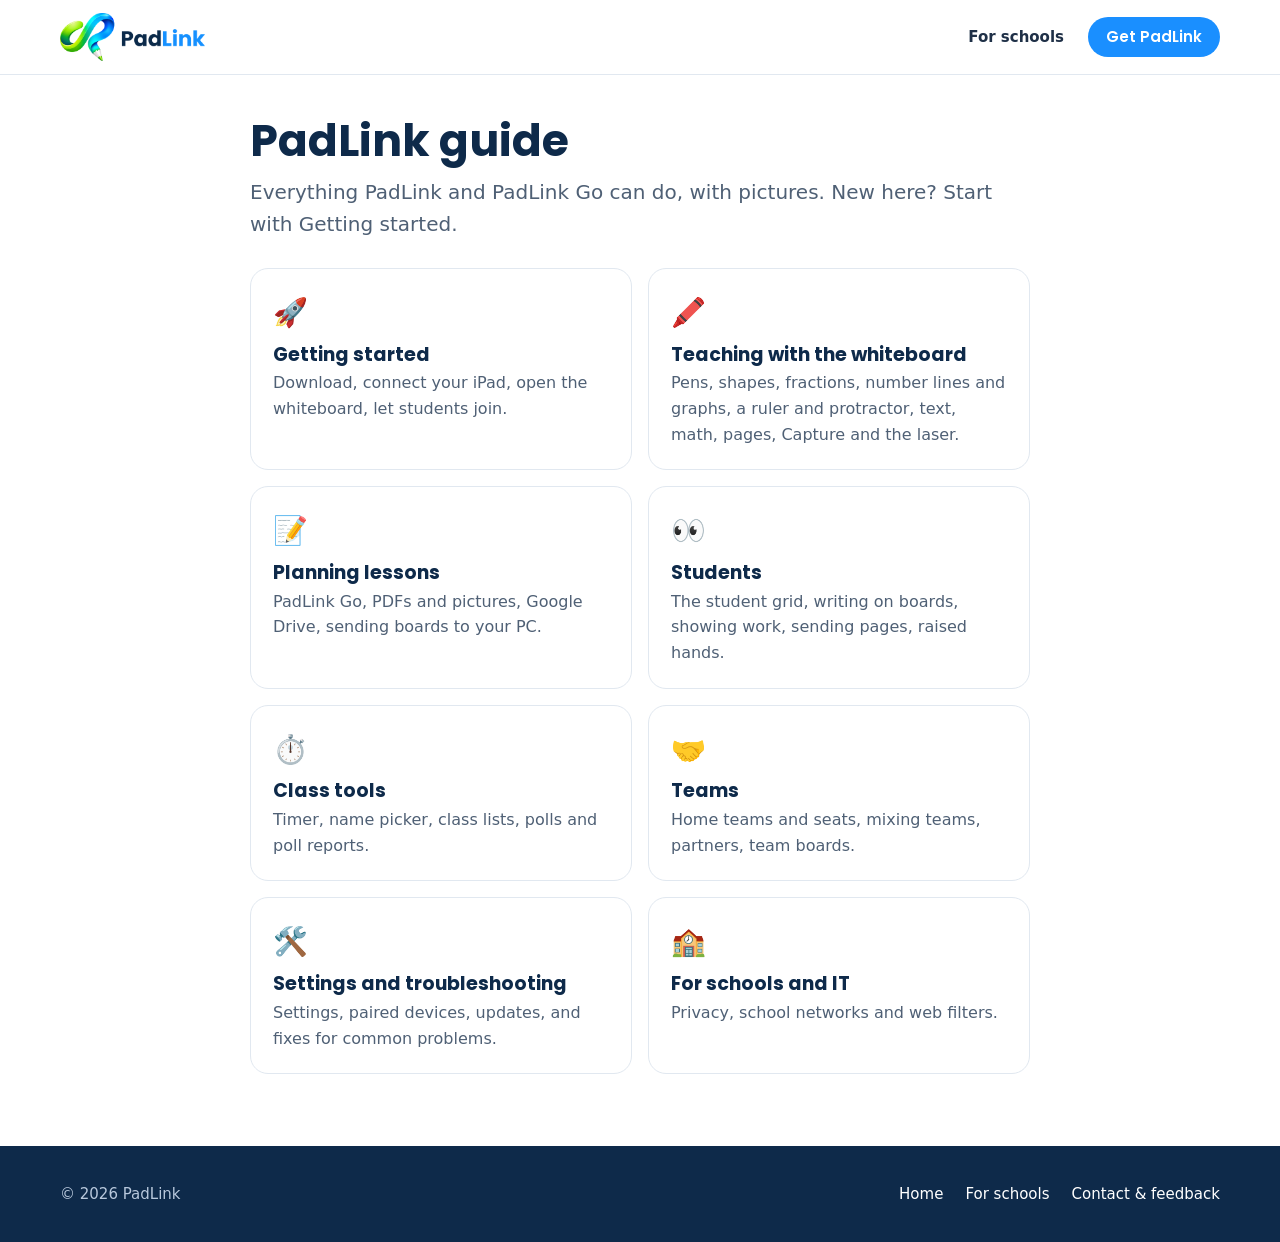
<file: guide/index.html>
<!doctype html>
<html lang="en">
<head>
<meta charset="utf-8">
<meta name="viewport" content="width=device-width, initial-scale=1">
<title>PadLink guide</title>
<meta name="description" content="How to use PadLink and PadLink Go: getting started, the whiteboard, planning lessons, students, teams and class tools.">
<meta property="og:title" content="PadLink guide">
<meta property="og:site_name" content="PadLink">
<meta property="og:type" content="website">
<meta property="og:image" content="https://getpadlink.com/img/share.png?v=3">
<meta property="og:image:width" content="1200">
<meta property="og:image:height" content="630">
<meta property="og:image:alt" content="PadLink: your classroom tools, together in one free app. An iPad and the classroom whiteboard showing the same Moon phases lesson">
<meta name="twitter:card" content="summary_large_image">
<meta property="og:description" content="How to use PadLink and PadLink Go: getting started, the whiteboard, planning lessons, students, teams and class tools.">
<meta property="og:url" content="https://getpadlink.com/guide/">
<link rel="icon" href="../favicon.ico" sizes="any">
<link rel="apple-touch-icon" href="../apple-touch-icon.png">
<link rel="stylesheet" href="../style.css">
</head>
<body>

<header class="top">
  <div class="wrap">
    <a href="../"><img src="../img/padlink-logo.png" alt="PadLink"></a>
    <nav>
      <a class="wide" href="../schools.html">For schools</a>
      <a class="btn primary small" href="../#get">Get PadLink</a>
    </nav>
  </div>
</header>

<main class="guide">
  <h1>PadLink guide</h1>
  <p class="intro">Everything PadLink and PadLink Go can do, with pictures. New here? Start with Getting started.</p>
  <div class="topics">
    <a class="topic" href="getting-started.html"><span class="ico">🚀</span><h3>Getting started</h3><p>Download, connect your iPad, open the whiteboard, let students join.</p></a>
    <a class="topic" href="whiteboard.html"><span class="ico">🖍️</span><h3>Teaching with the whiteboard</h3><p>Pens, shapes, fractions, number lines and graphs, a ruler and protractor, text, math, pages, Capture and the laser.</p></a>
    <a class="topic" href="planning.html"><span class="ico">📝</span><h3>Planning lessons</h3><p>PadLink Go, PDFs and pictures, Google Drive, sending boards to your PC.</p></a>
    <a class="topic" href="students.html"><span class="ico">👀</span><h3>Students</h3><p>The student grid, writing on boards, showing work, sending pages, raised hands.</p></a>
    <a class="topic" href="class-tools.html"><span class="ico">⏱️</span><h3>Class tools</h3><p>Timer, name picker, class lists, polls and poll reports.</p></a>
    <a class="topic" href="teams.html"><span class="ico">🤝</span><h3>Teams</h3><p>Home teams and seats, mixing teams, partners, team boards.</p></a>
    <a class="topic" href="settings.html"><span class="ico">🛠️</span><h3>Settings and troubleshooting</h3><p>Settings, paired devices, updates, and fixes for common problems.</p></a>
    <a class="topic" href="../schools.html"><span class="ico">🏫</span><h3>For schools and IT</h3><p>Privacy, school networks and web filters.</p></a>
  </div>
</main>

<footer>
  <div class="wrap">
    <div>© 2026 PadLink</div>
    <nav>
      <a href="../">Home</a>
      <a href="../schools.html">For schools</a>
      <a href="../feedback.html">Contact &amp; feedback</a>
    </nav>
  </div>
</footer>
</body>
</html>
</file>
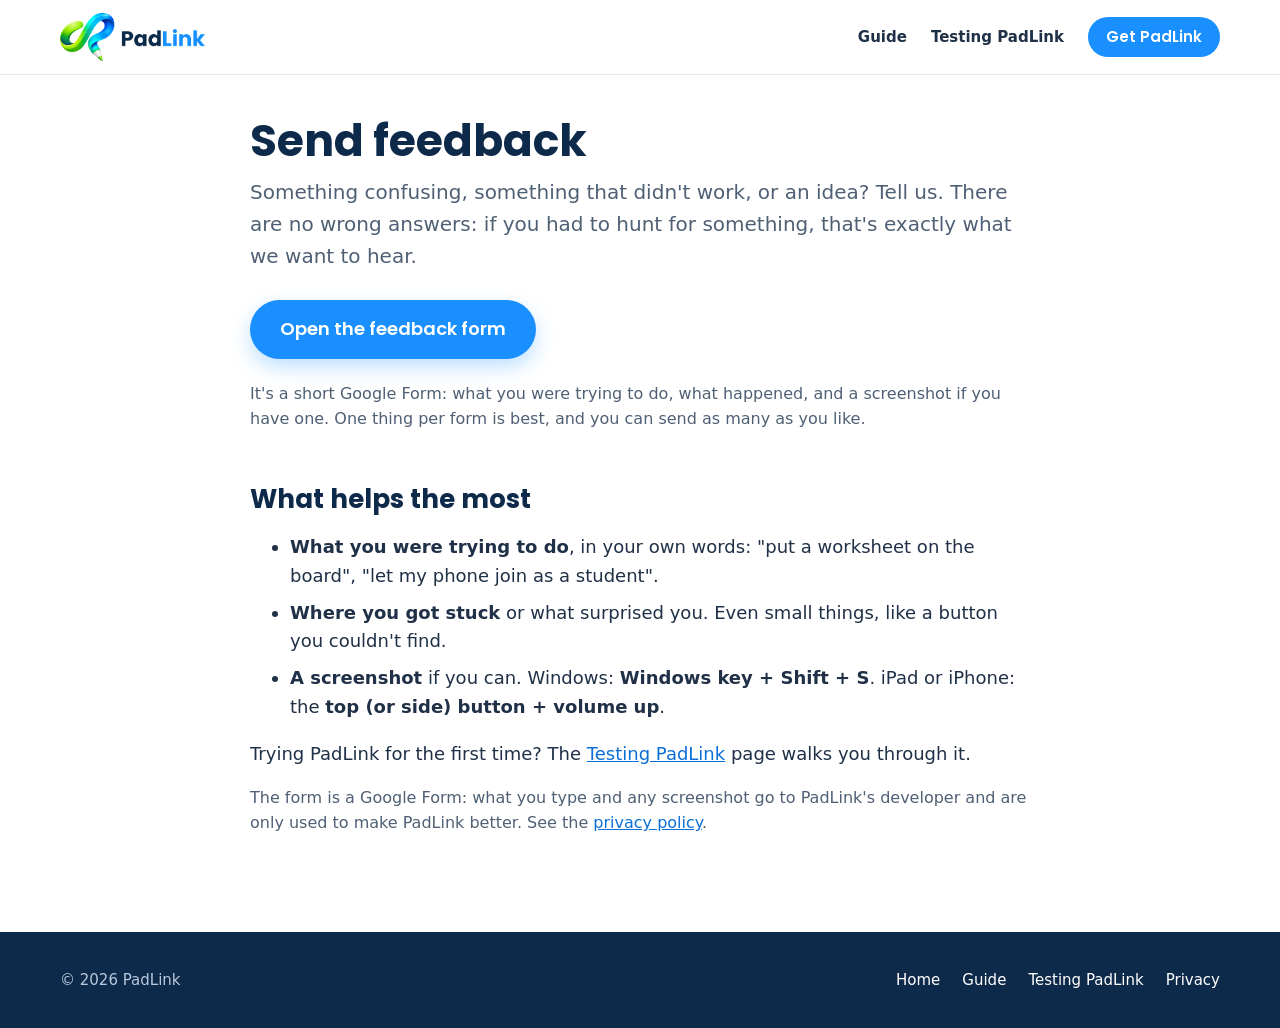
<file: feedback.html>
<!doctype html>
<html lang="en">
<head>
<meta charset="utf-8">
<meta name="viewport" content="width=device-width, initial-scale=1">
<title>Send feedback · PadLink</title>
<meta name="description" content="Tell us what was confusing, what didn't work, or what you'd love PadLink to do. Every bit of feedback helps.">
<meta property="og:title" content="Send feedback · PadLink">
<meta property="og:site_name" content="PadLink">
<meta property="og:type" content="website">
<meta property="og:image" content="https://getpadlink.com/img/share.png?v=3">
<meta property="og:url" content="https://getpadlink.com/feedback.html">
<link rel="icon" href="favicon.ico" sizes="any">
<link rel="apple-touch-icon" href="apple-touch-icon.png">
<link rel="stylesheet" href="style.css">
<style>
  .fb-go { margin: 8px 0 22px; }
  .fb-go .btn { min-width: 260px; }
  .fb-note { color: var(--muted); font-size: 16px; }
  #fbWaiting[hidden], #fbReady[hidden] { display: none; }
</style>
</head>
<body>

<header class="top">
  <div class="wrap">
    <a href="./"><img src="img/padlink-logo.png" alt="PadLink"></a>
    <nav>
      <a class="wide" href="guide/">Guide</a>
      <a class="wide" href="testing.html">Testing PadLink</a>
      <a class="btn primary small" href="./#get">Get PadLink</a>
    </nav>
  </div>
</header>

<main class="guide">
  <h1>Send feedback</h1>
  <p class="intro">Something confusing, something that didn't work, or an idea? Tell us. There are no wrong answers: if you had to hunt for something, that's exactly what we want to hear.</p>

  <div id="fbReady" hidden>
    <div class="fb-go"><a class="btn primary" id="fbOpen" href="#">Open the feedback form</a></div>
    <p class="fb-note">It's a short Google Form: what you were trying to do, what happened, and a screenshot if you have one. One thing per form is best, and you can send as many as you like.</p>
  </div>
  <div id="fbWaiting" class="tip" hidden>
    The feedback form is almost ready. For now, tell us on <a href="https://github.com/Larogoth/PadLink-releases/issues">PadLink's contact page</a>, or tell the person who asked you to try PadLink.
  </div>

  <section>
    <h2>What helps the most</h2>
    <ul>
      <li><b>What you were trying to do</b>, in your own words: "put a worksheet on the board", "let my phone join as a student".</li>
      <li><b>Where you got stuck</b> or what surprised you. Even small things, like a button you couldn't find.</li>
      <li><b>A screenshot</b> if you can. Windows: <b>Windows key + Shift + S</b>. iPad or iPhone: the <b>top (or side) button + volume up</b>.</li>
    </ul>
    <p>Trying PadLink for the first time? The <a href="testing.html">Testing PadLink</a> page walks you through it.</p>
    <p class="fb-note">The form is a Google Form: what you type and any screenshot go to PadLink's developer and are only used to make PadLink better. See the <a href="https://larogoth.github.io/PadLink-releases/privacy.html#feedback">privacy policy</a>.</p>
  </section>
</main>

<footer>
  <div class="wrap">
    <div>© 2026 PadLink</div>
    <nav>
      <a href="./">Home</a>
      <a href="guide/">Guide</a>
      <a href="testing.html">Testing PadLink</a>
      <a href="https://larogoth.github.io/PadLink-releases/privacy.html">Privacy</a>
    </nav>
  </div>
</footer>

<script>
// The feedback form (a Google Form) and its pre-filled answers. PadLink's Send feedback buttons open this page
// (the PC's Settings adds ?v=<version>); this page works out the device itself and fills both in on the form.
// Set FORM and the two entry ids from the form's "Get pre-filled link" (entry.123456789=…).
const FORM = 'https://docs.google.com/forms/d/e/1FAIpQLSejjKW1LuCrQXaPBHHTY_kE5Y8s_egL-uYWHY5kOlf1xUhhkQ/viewform';
const ENTRY_DEVICE = 'entry.2084012967';  // Where were you using PadLink?
const ENTRY_VERSION = 'entry.974847994';  // PadLink version
(() => {
  const ua = navigator.userAgent;
  const device = /iPhone|iPod/.test(ua) ? 'iPhone'
    : /iPad/.test(ua) || (/Macintosh/.test(ua) && navigator.maxTouchPoints > 1) ? 'iPad'
    : /CrOS|Android/.test(ua) ? 'Student device (Chromebook, laptop or phone)'
    : /Windows/.test(ua) ? 'PC (the PadLink window or whiteboard)' : '';
  const version = (new URLSearchParams(location.search).get('v') || '').replace(/[^0-9A-Za-z.\-]/g, '').slice(0, 24);
  if (!FORM) { document.getElementById('fbWaiting').hidden = false; return; }
  const q = new URLSearchParams({ usp: 'pp_url' });
  if (ENTRY_DEVICE && device) q.set(ENTRY_DEVICE, device);
  if (ENTRY_VERSION && version) q.set(ENTRY_VERSION, version);
  document.getElementById('fbOpen').href = FORM + '?' + q.toString();
  document.getElementById('fbReady').hidden = false;
})();
</script>
</body>
</html>
</file>
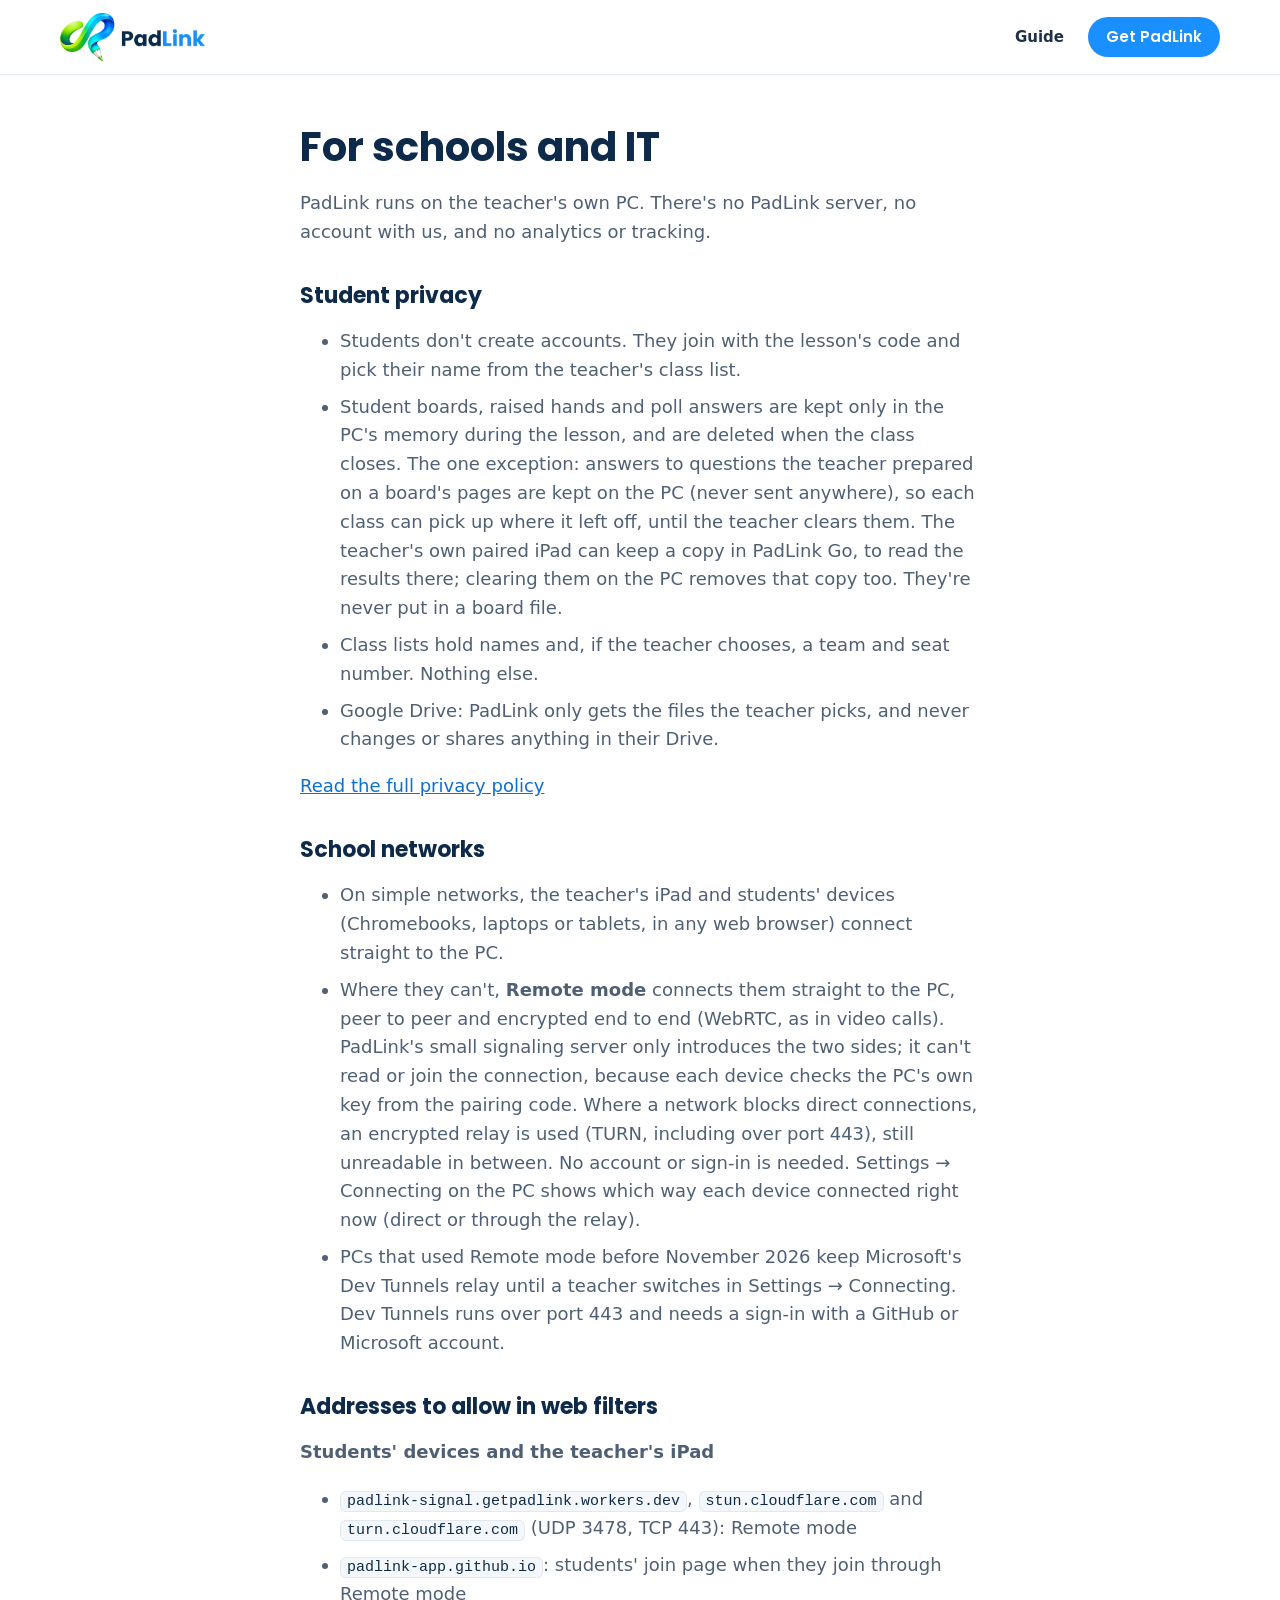
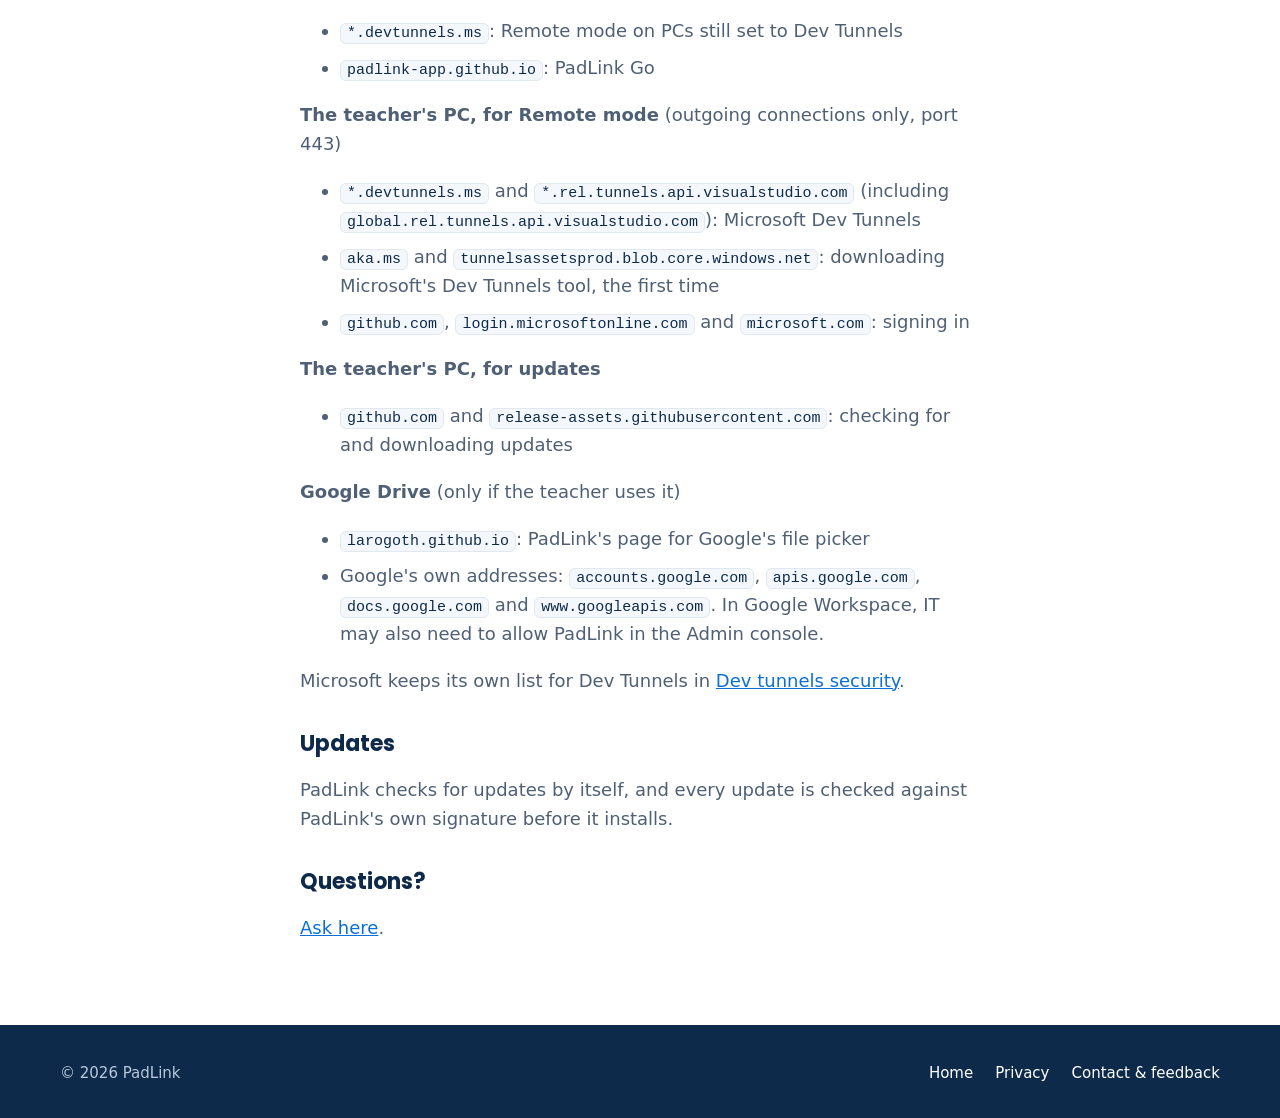
<file: schools.html>
<!doctype html>
<html lang="en">
<head>
<meta charset="utf-8">
<meta name="viewport" content="width=device-width, initial-scale=1">
<title>PadLink for schools and IT</title>
<meta name="description" content="How PadLink handles student privacy and school networks, and what to allow in web filters.">
<meta property="og:title" content="PadLink for schools and IT">
<meta property="og:site_name" content="PadLink">
<meta property="og:type" content="website">
<meta property="og:image" content="https://getpadlink.com/img/share.png?v=3">
<meta property="og:image:width" content="1200">
<meta property="og:image:height" content="630">
<meta property="og:image:alt" content="PadLink: your classroom tools, together in one free app. An iPad and the classroom whiteboard showing the same Moon phases lesson">
<meta name="twitter:card" content="summary_large_image">
<meta property="og:description" content="How PadLink handles student privacy and school networks, and what to allow in web filters.">
<meta property="og:url" content="https://getpadlink.com/schools.html">
<link rel="icon" href="favicon.ico" sizes="any">
<link rel="apple-touch-icon" href="apple-touch-icon.png">
<link rel="stylesheet" href="style.css">
</head>
<body>

<header class="top">
  <div class="wrap">
    <a href="./"><img src="img/padlink-logo.png" alt="PadLink"></a>
    <nav><a class="wide" href="guide/">Guide</a> <a class="btn primary small" href="./#get">Get PadLink</a></nav>
  </div>
</header>

<main class="page">
  <h1>For schools and IT</h1>
  <p>PadLink runs on the teacher's own PC. There's no PadLink server, no account with us, and no analytics or tracking.</p>

  <h2>Student privacy</h2>
  <ul>
    <li>Students don't create accounts. They join with the lesson's code and pick their name from the teacher's class list.</li>
    <li>Student boards, raised hands and poll answers are kept only in the PC's memory during the lesson, and are deleted when the class closes. The one exception: answers to questions the teacher prepared on a board's pages are kept on the PC (never sent anywhere), so each class can pick up where it left off, until the teacher clears them. The teacher's own paired iPad can keep a copy in PadLink Go, to read the results there; clearing them on the PC removes that copy too. They're never put in a board file.</li>
    <li>Class lists hold names and, if the teacher chooses, a team and seat number. Nothing else.</li>
    <li>Google Drive: PadLink only gets the files the teacher picks, and never changes or shares anything in their Drive.</li>
  </ul>
  <p><a href="https://larogoth.github.io/PadLink-releases/privacy.html">Read the full privacy policy</a></p>

  <h2>School networks</h2>
  <ul>
    <li>On simple networks, the teacher's iPad and students' devices (Chromebooks, laptops or tablets, in any web browser) connect straight to the PC.</li>
    <li>Where they can't, <strong>Remote mode</strong> connects them straight to the PC, peer to peer and encrypted end to end (WebRTC, as in video calls). PadLink's small signaling server only introduces the two sides; it can't read or join the connection, because each device checks the PC's own key from the pairing code. Where a network blocks direct connections, an encrypted relay is used (TURN, including over port 443), still unreadable in between. No account or sign-in is needed. Settings → Connecting on the PC shows which way each device connected right now (direct or through the relay).</li>
    <li>PCs that used Remote mode before November 2026 keep Microsoft's Dev Tunnels relay until a teacher switches in Settings → Connecting. Dev Tunnels runs over port 443 and needs a sign-in with a GitHub or Microsoft account.</li>
  </ul>

  <h2>Addresses to allow in web filters</h2>
  <p><b>Students' devices and the teacher's iPad</b></p>
  <ul>
    <li><code>padlink-signal.getpadlink.workers.dev</code>, <code>stun.cloudflare.com</code> and <code>turn.cloudflare.com</code> (UDP 3478, TCP 443): Remote mode</li>
    <li><code>padlink-app.github.io</code>: students' join page when they join through Remote mode</li>
    <li><code>*.devtunnels.ms</code>: Remote mode on PCs still set to Dev Tunnels</li>
    <li><code>padlink-app.github.io</code>: PadLink Go</li>
  </ul>
  <p><b>The teacher's PC, for Remote mode</b> (outgoing connections only, port 443)</p>
  <ul>
    <li><code>*.devtunnels.ms</code> and <code>*.rel.tunnels.api.visualstudio.com</code> (including <code>global.rel.tunnels.api.visualstudio.com</code>): Microsoft Dev Tunnels</li>
    <li><code>aka.ms</code> and <code>tunnelsassetsprod.blob.core.windows.net</code>: downloading Microsoft's Dev Tunnels tool, the first time</li>
    <li><code>github.com</code>, <code>login.microsoftonline.com</code> and <code>microsoft.com</code>: signing in</li>
  </ul>
  <p><b>The teacher's PC, for updates</b></p>
  <ul>
    <li><code>github.com</code> and <code>release-assets.githubusercontent.com</code>: checking for and downloading updates</li>
  </ul>
  <p><b>Google Drive</b> (only if the teacher uses it)</p>
  <ul>
    <li><code>larogoth.github.io</code>: PadLink's page for Google's file picker</li>
    <li>Google's own addresses: <code>accounts.google.com</code>, <code>apis.google.com</code>, <code>docs.google.com</code> and <code>www.googleapis.com</code>. In Google Workspace, IT may also need to allow PadLink in the Admin console.</li>
  </ul>
  <p class="note">Microsoft keeps its own list for Dev Tunnels in <a href="https://learn.microsoft.com/azure/developer/dev-tunnels/security">Dev tunnels security</a>.</p>

  <h2>Updates</h2>
  <p>PadLink checks for updates by itself, and every update is checked against PadLink's own signature before it installs.</p>

  <h2>Questions?</h2>
  <p><a href="https://github.com/Larogoth/PadLink-releases/issues">Ask here</a>.</p>
</main>

<footer>
  <div class="wrap">
    <div>© 2026 PadLink</div>
    <nav>
      <a href="./">Home</a>
      <a href="https://larogoth.github.io/PadLink-releases/privacy.html">Privacy</a>
      <a href="feedback.html">Contact &amp; feedback</a>
    </nav>
  </div>
</footer>
</body>
</html>
</file>
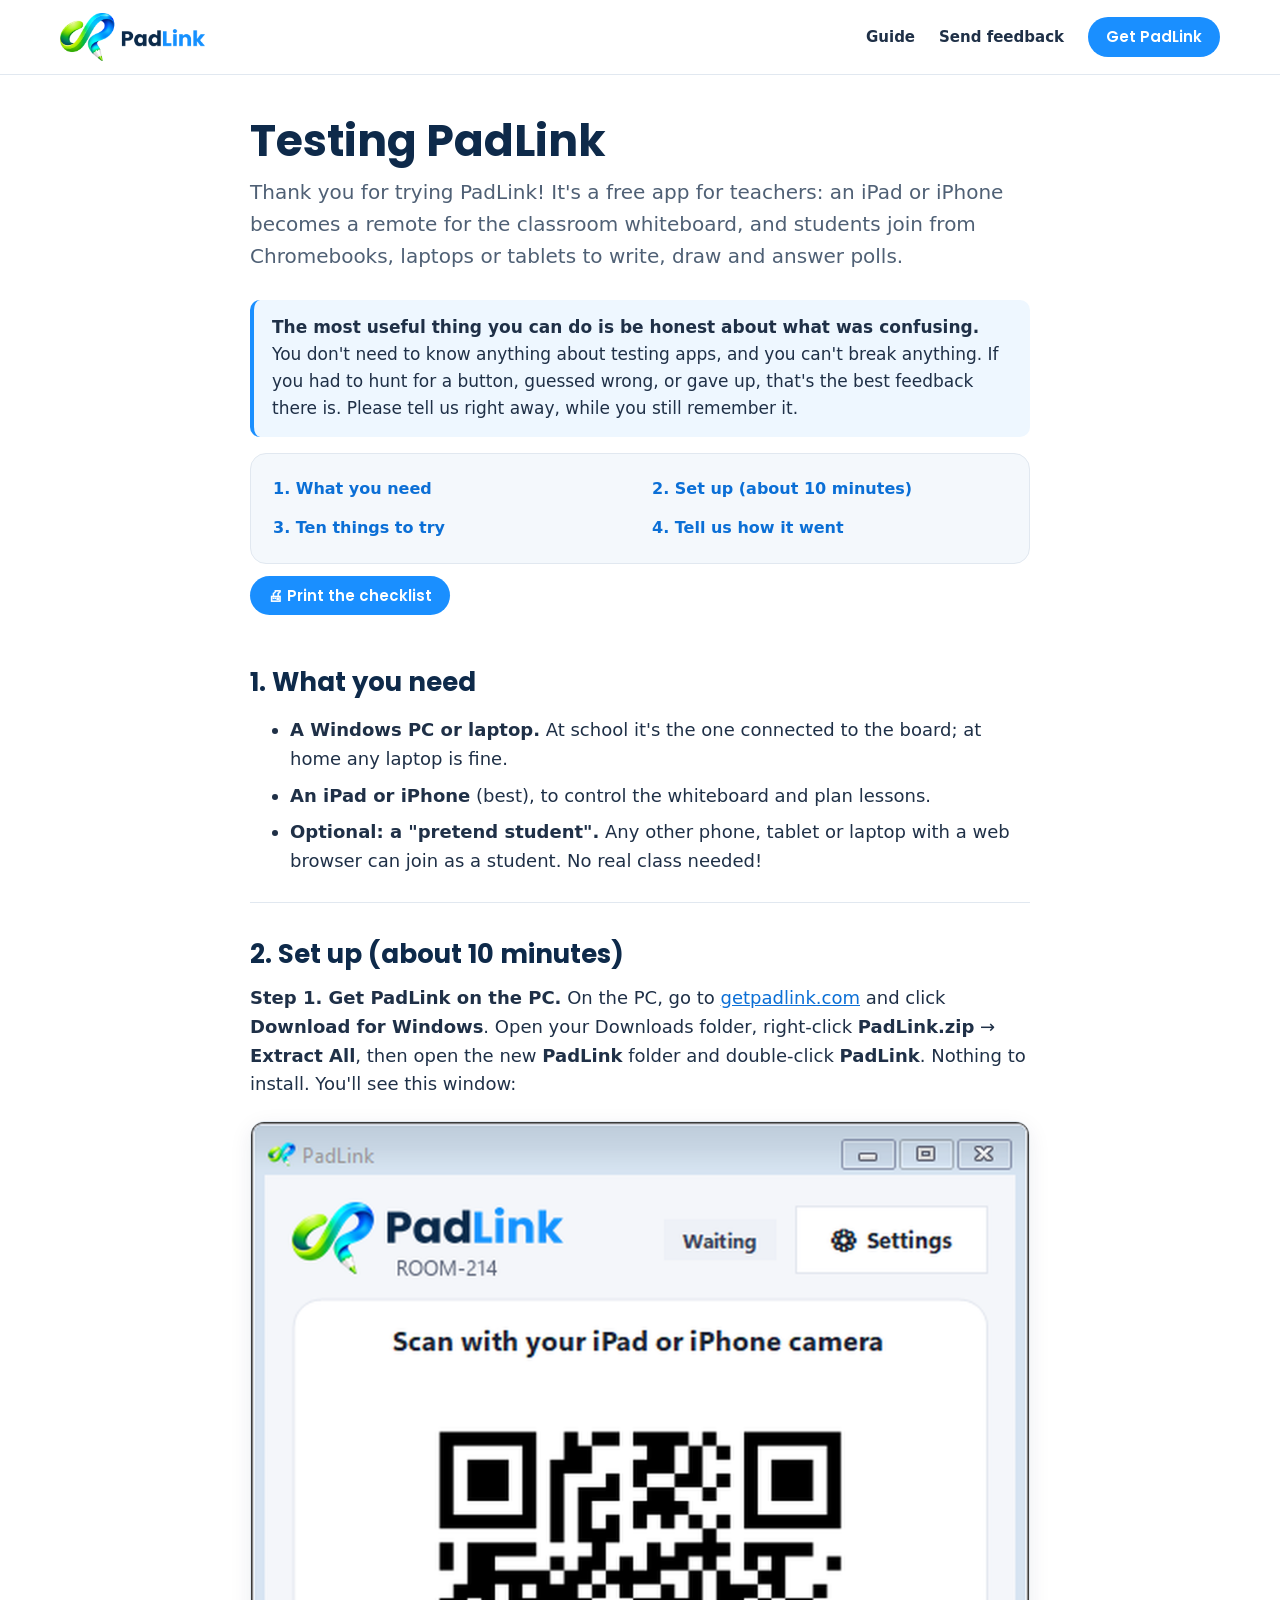
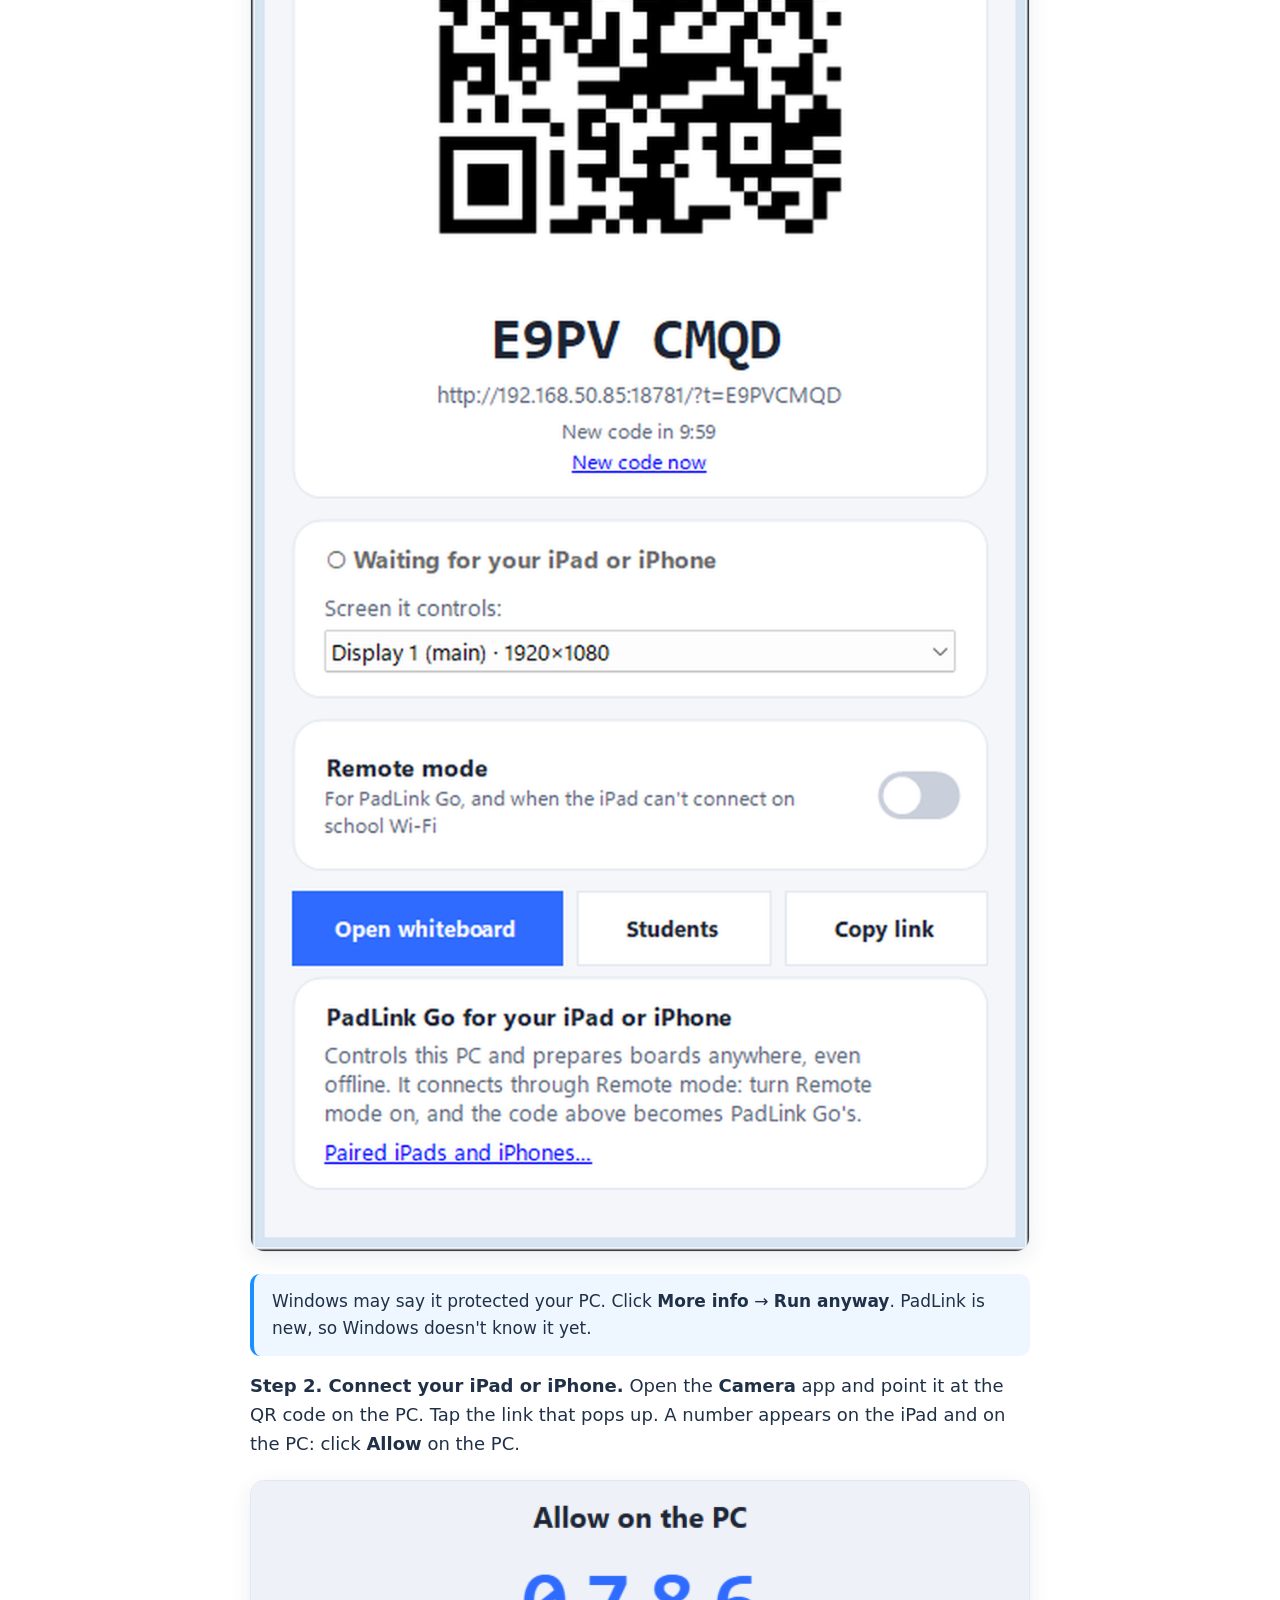
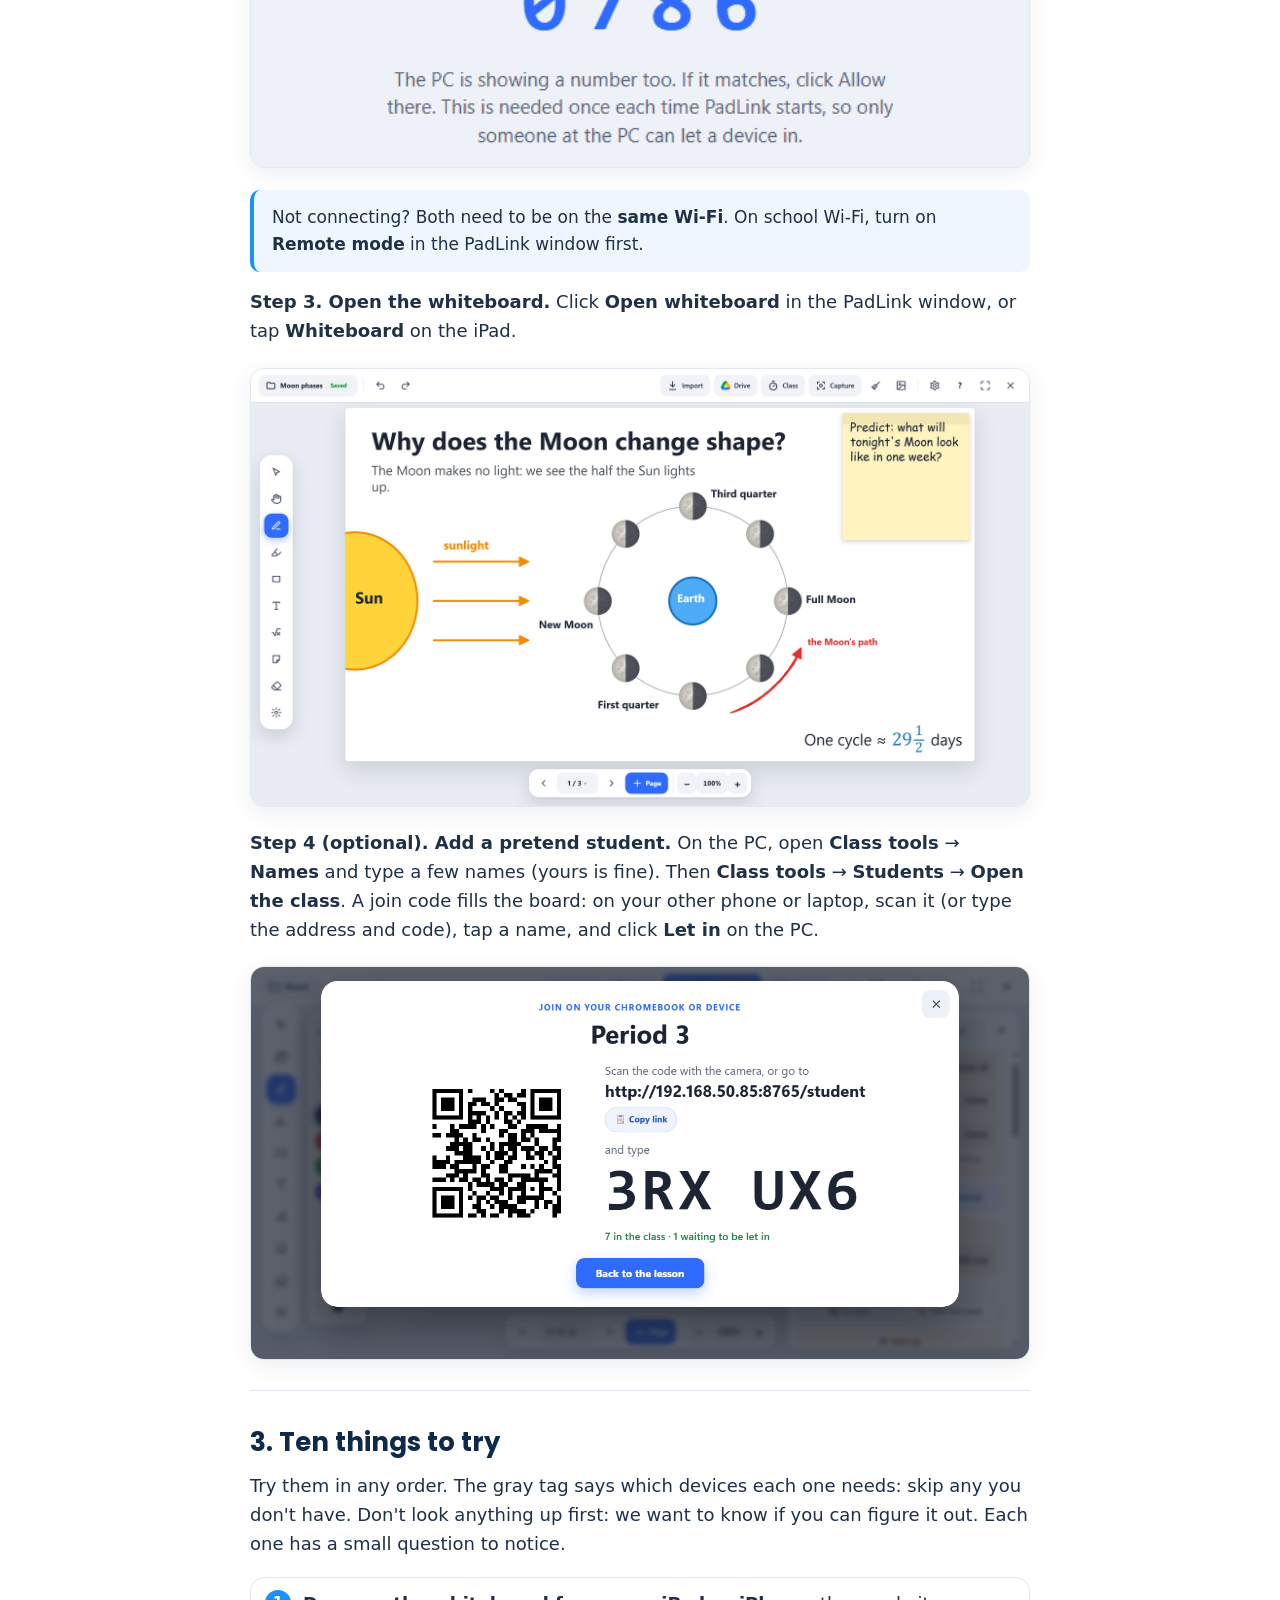
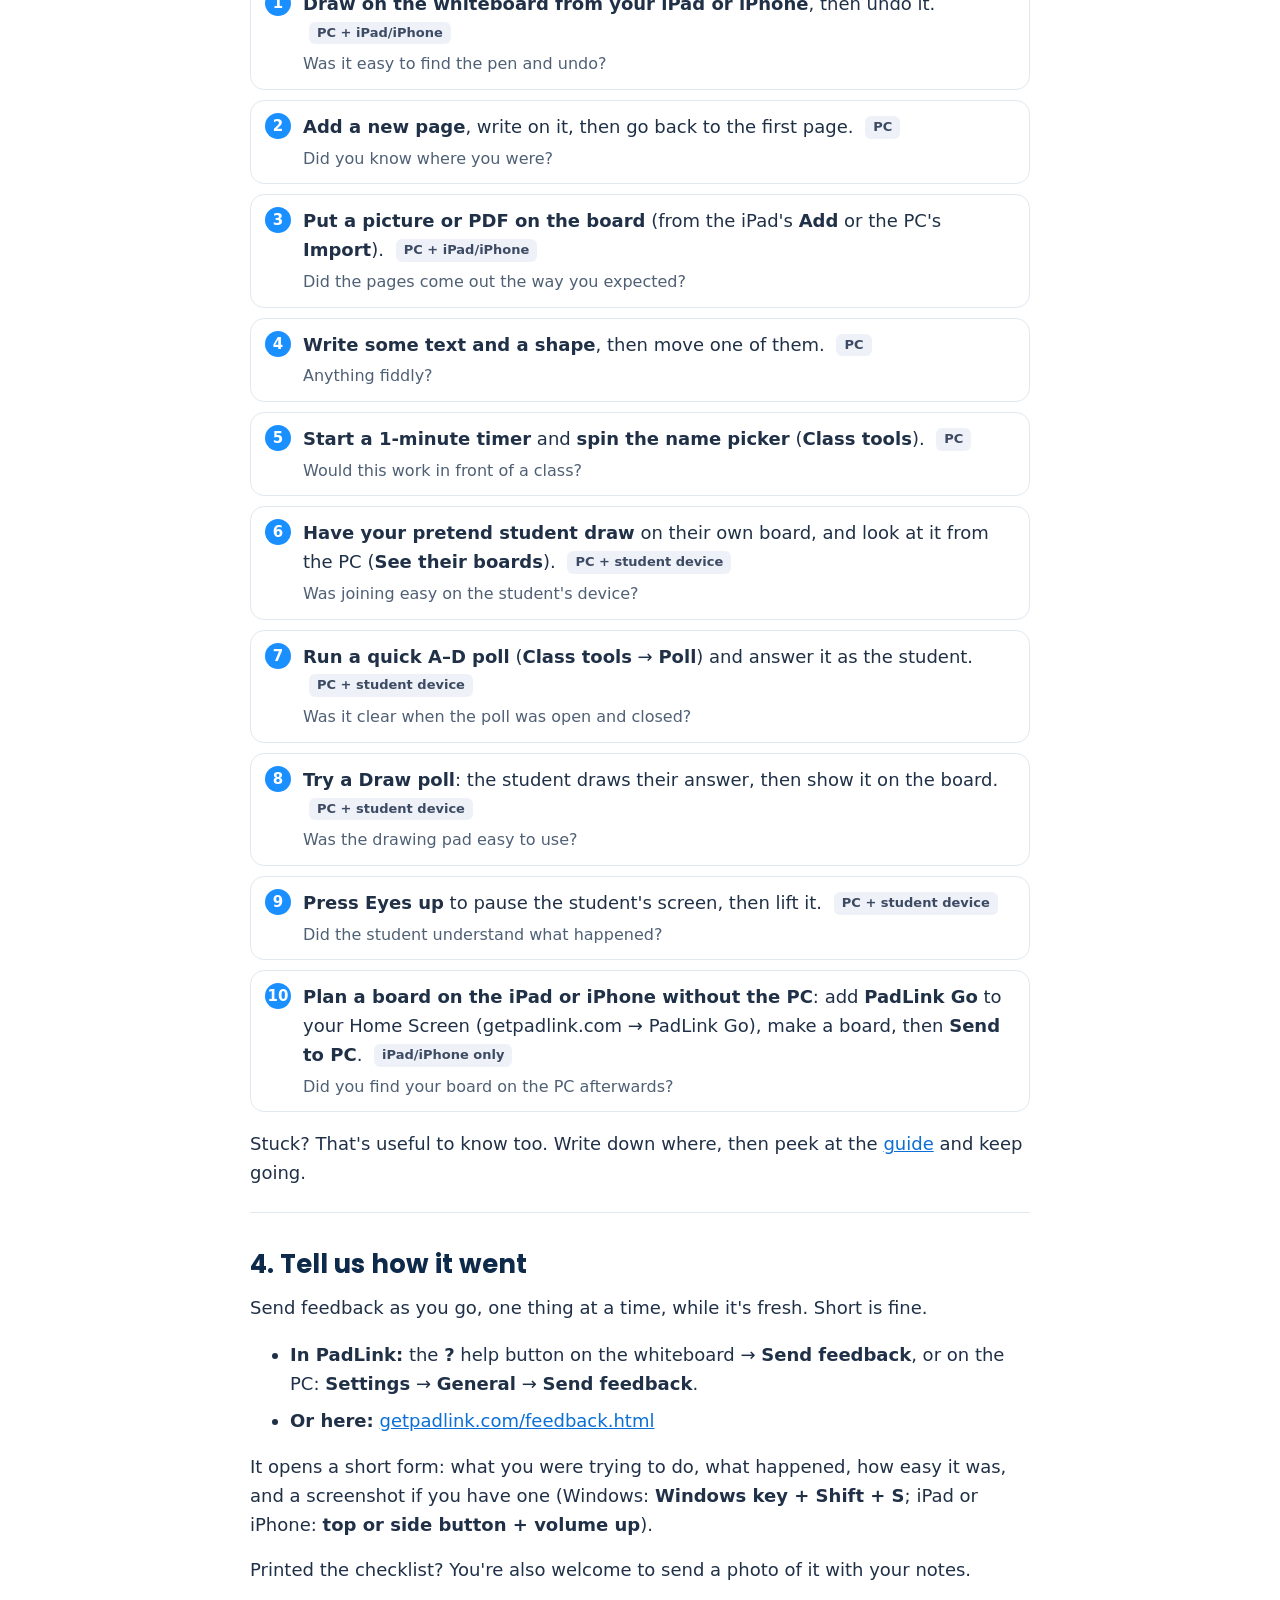
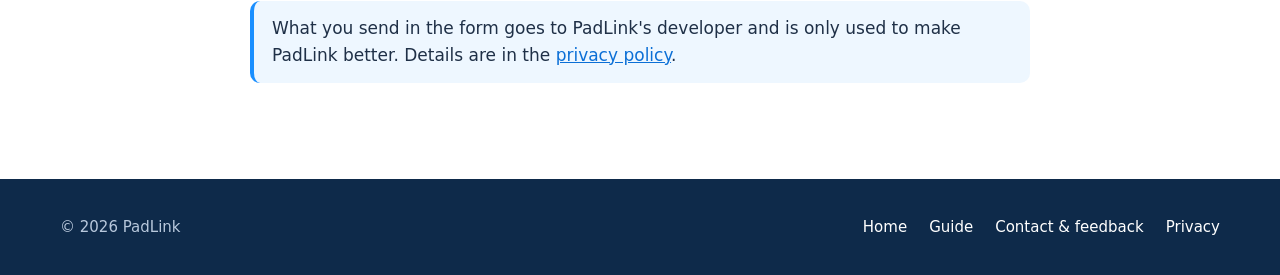
<file: testing.html>
<!doctype html>
<html lang="en">
<head>
<meta charset="utf-8">
<meta name="viewport" content="width=device-width, initial-scale=1">
<title>Testing PadLink</title>
<meta name="description" content="Thanks for trying PadLink! How to set it up at home, ten things to try, and how to tell us what was confusing.">
<meta property="og:title" content="Testing PadLink">
<meta property="og:site_name" content="PadLink">
<meta property="og:type" content="website">
<meta property="og:image" content="https://getpadlink.com/img/share.png?v=3">
<meta property="og:description" content="Thanks for trying PadLink! How to set it up at home, ten things to try, and how to tell us what was confusing.">
<meta property="og:url" content="https://getpadlink.com/testing.html">
<link rel="icon" href="favicon.ico" sizes="any">
<link rel="apple-touch-icon" href="apple-touch-icon.png">
<link rel="stylesheet" href="style.css">
<style>
  .tries { counter-reset: t; list-style: none; padding: 0; }
  .tries li { counter-increment: t; position: relative; padding: 12px 14px 12px 52px; border: 1px solid var(--line); border-radius: 14px; margin-bottom: 10px; background: #fff; }
  .tries li::before { content: counter(t); position: absolute; left: 14px; top: 12px; width: 26px; height: 26px; border-radius: 50%; background: var(--blue); color: #fff; font-weight: 700; display: grid; place-items: center; font-size: 15px; }
  .tries .notice { display: block; color: var(--muted); font-size: 16px; margin-top: 4px; }
  .tries .dev { display: inline-block; margin-left: 6px; padding: 1px 8px; border-radius: 6px; background: #eef2f8; color: #3d4a63; font-size: 13px; font-weight: 700; white-space: nowrap; vertical-align: 2px; }
  .tries .box { position: absolute; right: 14px; top: 13px; width: 20px; height: 20px; border: 2px solid #9aa6b8; border-radius: 4px; display: none; }
  .print-btn { margin: 4px 0 0; }
  @media print {
    header.top, footer, .print-btn, figure.shot, .no-print { display: none !important; }
    .guide { padding: 0; }
    .guide section { padding: 14px 0 4px; }
    .tries li { padding-right: 46px; }
    .tries .box { display: block; }
    .tries .dev { border: 1px solid #9aa6b8; background: none; }
    a { color: inherit; }
  }
</style>
</head>
<body>

<header class="top">
  <div class="wrap">
    <a href="./"><img src="img/padlink-logo.png" alt="PadLink"></a>
    <nav>
      <a class="wide" href="guide/">Guide</a>
      <a class="wide" href="feedback.html">Send feedback</a>
      <a class="btn primary small" href="./#get">Get PadLink</a>
    </nav>
  </div>
</header>

<main class="guide">
  <h1>Testing PadLink</h1>
  <p class="intro">Thank you for trying PadLink! It's a free app for teachers: an iPad or iPhone becomes a remote for the classroom whiteboard, and students join from Chromebooks, laptops or tablets to write, draw and answer polls.</p>

  <div class="tip"><b>The most useful thing you can do is be honest about what was confusing.</b> You don't need to know anything about testing apps, and you can't break anything. If you had to hunt for a button, guessed wrong, or gave up, that's the best feedback there is. Please tell us right away, while you still remember it.</div>

  <nav class="toc no-print" aria-label="On this page">
    <a href="#need">1. What you need</a>
    <a href="#setup">2. Set up (about 10 minutes)</a>
    <a href="#try">3. Ten things to try</a>
    <a href="#feedback">4. Tell us how it went</a>
  </nav>
  <p class="print-btn no-print"><button class="btn primary small" onclick="print()">🖨 Print the checklist</button></p>

  <section id="need">
    <h2>1. What you need</h2>
    <ul>
      <li><b>A Windows PC or laptop.</b> At school it's the one connected to the board; at home any laptop is fine.</li>
      <li><b>An iPad or iPhone</b> (best), to control the whiteboard and plan lessons.</li>
      <li><b>Optional: a "pretend student".</b> Any other phone, tablet or laptop with a web browser can join as a student. No real class needed!</li>
    </ul>
  </section>

  <section id="setup">
    <h2>2. Set up (about 10 minutes)</h2>
    <p><b>Step 1. Get PadLink on the PC.</b> On the PC, go to <a href="./#get">getpadlink.com</a> and click <b>Download for Windows</b>. Open your Downloads folder, right-click <b>PadLink.zip</b> → <b>Extract All</b>, then open the new <b>PadLink</b> folder and double-click <b>PadLink</b>. Nothing to install. You'll see this window:</p>
    <figure class="shot"><img src="img/guide/pc-window-plain.png" alt="The PadLink window on the PC, with a QR code and a pairing code" loading="lazy"></figure>
    <div class="tip">Windows may say it protected your PC. Click <b>More info</b> → <b>Run anyway</b>. PadLink is new, so Windows doesn't know it yet.</div>

    <p><b>Step 2. Connect your iPad or iPhone.</b> Open the <b>Camera</b> app and point it at the QR code on the PC. Tap the link that pops up. A number appears on the iPad and on the PC: click <b>Allow</b> on the PC.</p>
    <figure class="shot"><img src="img/guide/ipad-allow.png" alt="The iPad showing Allow on the PC with a 4-digit number" loading="lazy"></figure>
    <div class="tip">Not connecting? Both need to be on the <b>same Wi-Fi</b>. On school Wi-Fi, turn on <b>Remote mode</b> in the PadLink window first.</div>

    <p><b>Step 3. Open the whiteboard.</b> Click <b>Open whiteboard</b> in the PadLink window, or tap <b>Whiteboard</b> on the iPad.</p>
    <figure class="shot"><img src="img/guide/whiteboard.png" alt="The PadLink whiteboard with a Moon phases lesson" loading="lazy"></figure>

    <p><b>Step 4 (optional). Add a pretend student.</b> On the PC, open <b>Class tools</b> → <b>Names</b> and type a few names (yours is fine). Then <b>Class tools</b> → <b>Students</b> → <b>Open the class</b>. A join code fills the board: on your other phone or laptop, scan it (or type the address and code), tap a name, and click <b>Let in</b> on the PC.</p>
    <figure class="shot"><img src="img/guide/join-code.png" alt="The join code shown over the whiteboard" loading="lazy"></figure>
  </section>

  <section id="try">
    <h2>3. Ten things to try</h2>
    <p>Try them in any order. The gray tag says which devices each one needs: skip any you don't have. Don't look anything up first: we want to know if you can figure it out. Each one has a small question to notice.</p>
    <ol class="tries">
      <li><span class="box"></span><b>Draw on the whiteboard from your iPad or iPhone</b>, then undo it. <span class="dev">PC + iPad/iPhone</span><span class="notice">Was it easy to find the pen and undo?</span></li>
      <li><span class="box"></span><b>Add a new page</b>, write on it, then go back to the first page. <span class="dev">PC</span><span class="notice">Did you know where you were?</span></li>
      <li><span class="box"></span><b>Put a picture or PDF on the board</b> (from the iPad's <b>Add</b> or the PC's <b>Import</b>). <span class="dev">PC + iPad/iPhone</span><span class="notice">Did the pages come out the way you expected?</span></li>
      <li><span class="box"></span><b>Write some text and a shape</b>, then move one of them. <span class="dev">PC</span><span class="notice">Anything fiddly?</span></li>
      <li><span class="box"></span><b>Start a 1-minute timer</b> and <b>spin the name picker</b> (<b>Class tools</b>). <span class="dev">PC</span><span class="notice">Would this work in front of a class?</span></li>
      <li><span class="box"></span><b>Have your pretend student draw</b> on their own board, and look at it from the PC (<b>See their boards</b>). <span class="dev">PC + student device</span><span class="notice">Was joining easy on the student's device?</span></li>
      <li><span class="box"></span><b>Run a quick A–D poll</b> (<b>Class tools</b> → <b>Poll</b>) and answer it as the student. <span class="dev">PC + student device</span><span class="notice">Was it clear when the poll was open and closed?</span></li>
      <li><span class="box"></span><b>Try a Draw poll</b>: the student draws their answer, then show it on the board. <span class="dev">PC + student device</span><span class="notice">Was the drawing pad easy to use?</span></li>
      <li><span class="box"></span><b>Press Eyes up</b> to pause the student's screen, then lift it. <span class="dev">PC + student device</span><span class="notice">Did the student understand what happened?</span></li>
      <li><span class="box"></span><b>Plan a board on the iPad or iPhone without the PC</b>: add <b>PadLink Go</b> to your Home Screen (getpadlink.com → PadLink Go), make a board, then <b>Send to PC</b>. <span class="dev">iPad/iPhone only</span><span class="notice">Did you find your board on the PC afterwards?</span></li>
    </ol>
    <p class="no-print">Stuck? That's useful to know too. Write down where, then peek at the <a href="guide/">guide</a> and keep going.</p>
  </section>

  <section id="feedback">
    <h2>4. Tell us how it went</h2>
    <p>Send feedback as you go, one thing at a time, while it's fresh. Short is fine.</p>
    <ul>
      <li><b>In PadLink:</b> the <b>?</b> help button on the whiteboard → <b>Send feedback</b>, or on the PC: <b>Settings</b> → <b>General</b> → <b>Send feedback</b>.</li>
      <li><b>Or here:</b> <a href="feedback.html">getpadlink.com/feedback.html</a></li>
    </ul>
    <p>It opens a short form: what you were trying to do, what happened, how easy it was, and a screenshot if you have one (Windows: <b>Windows key + Shift + S</b>; iPad or iPhone: <b>top or side button + volume up</b>).</p>
    <p>Printed the checklist? You're also welcome to send a photo of it with your notes.</p>
    <div class="tip no-print">What you send in the form goes to PadLink's developer and is only used to make PadLink better. Details are in the <a href="https://larogoth.github.io/PadLink-releases/privacy.html#feedback">privacy policy</a>.</div>
  </section>
</main>

<footer>
  <div class="wrap">
    <div>© 2026 PadLink</div>
    <nav>
      <a href="./">Home</a>
      <a href="guide/">Guide</a>
      <a href="feedback.html">Contact &amp; feedback</a>
      <a href="https://larogoth.github.io/PadLink-releases/privacy.html">Privacy</a>
    </nav>
  </div>
</footer>
</body>
</html>
</file>
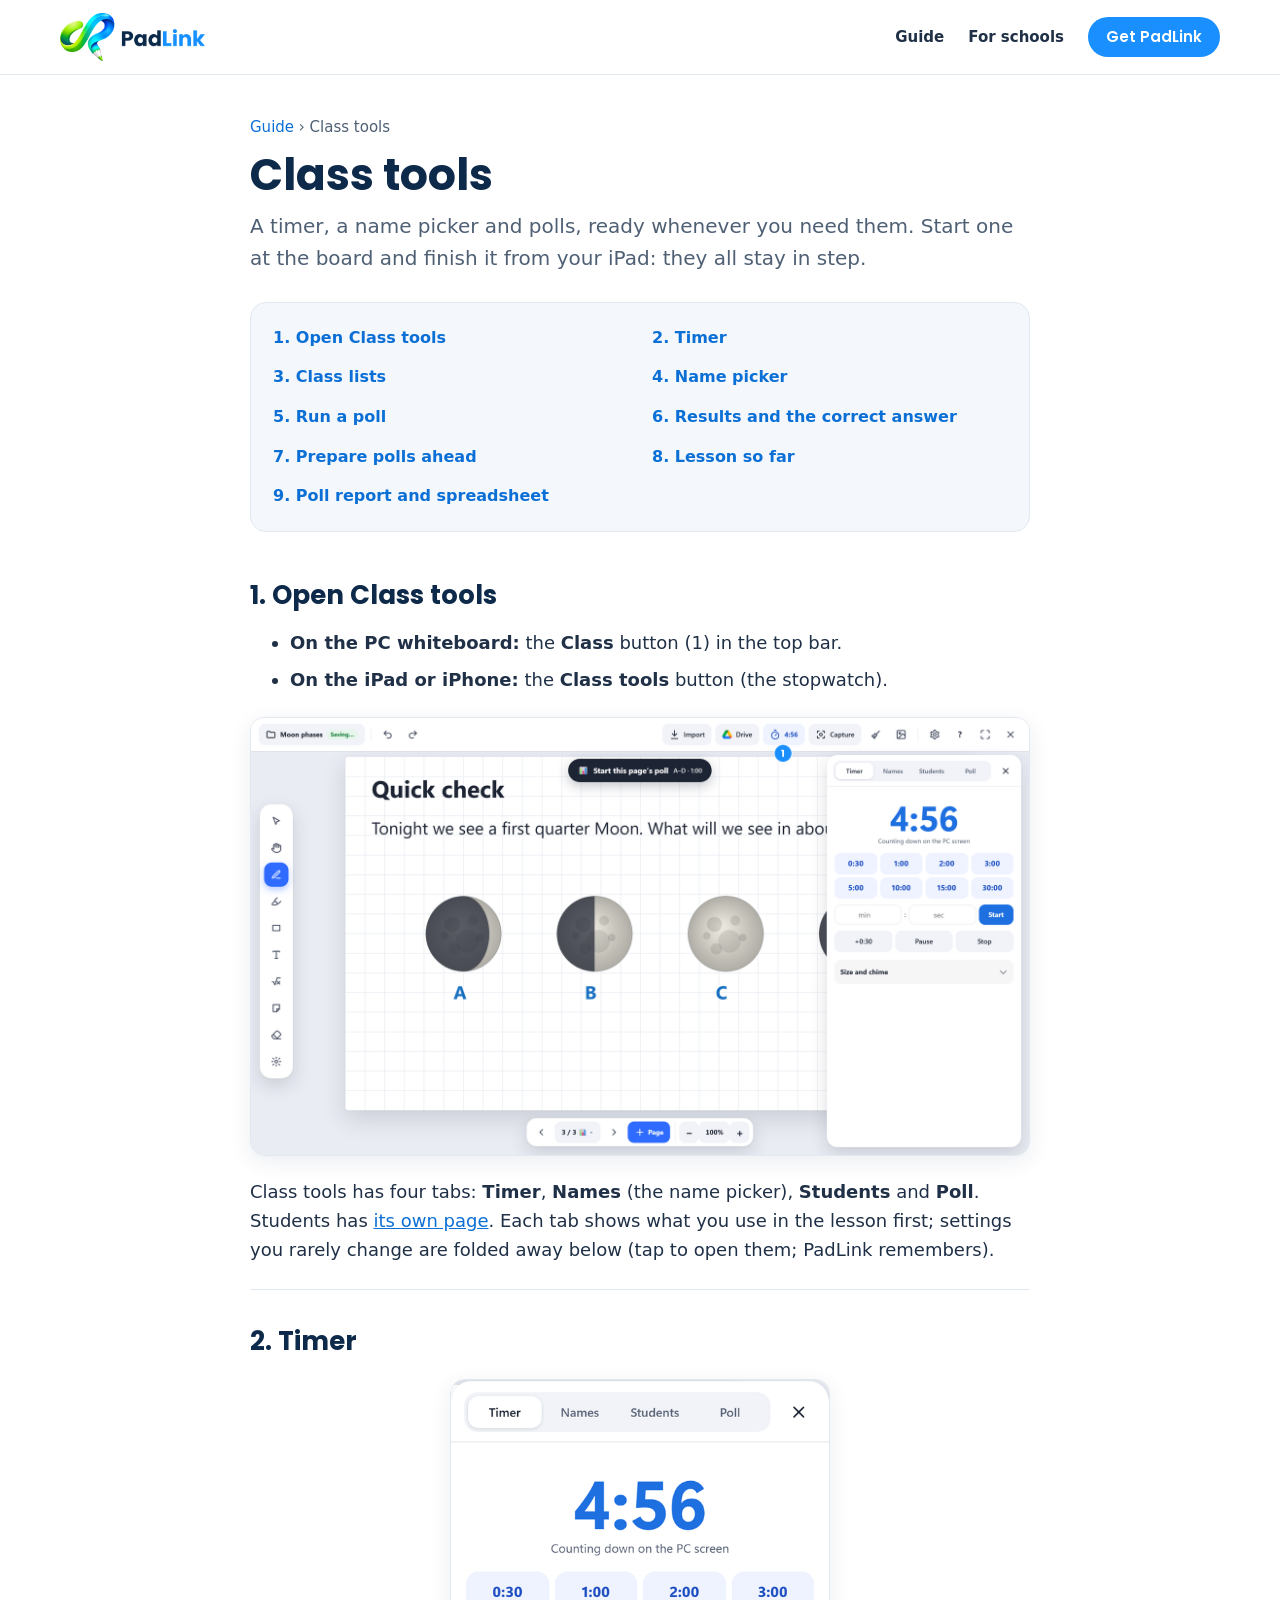
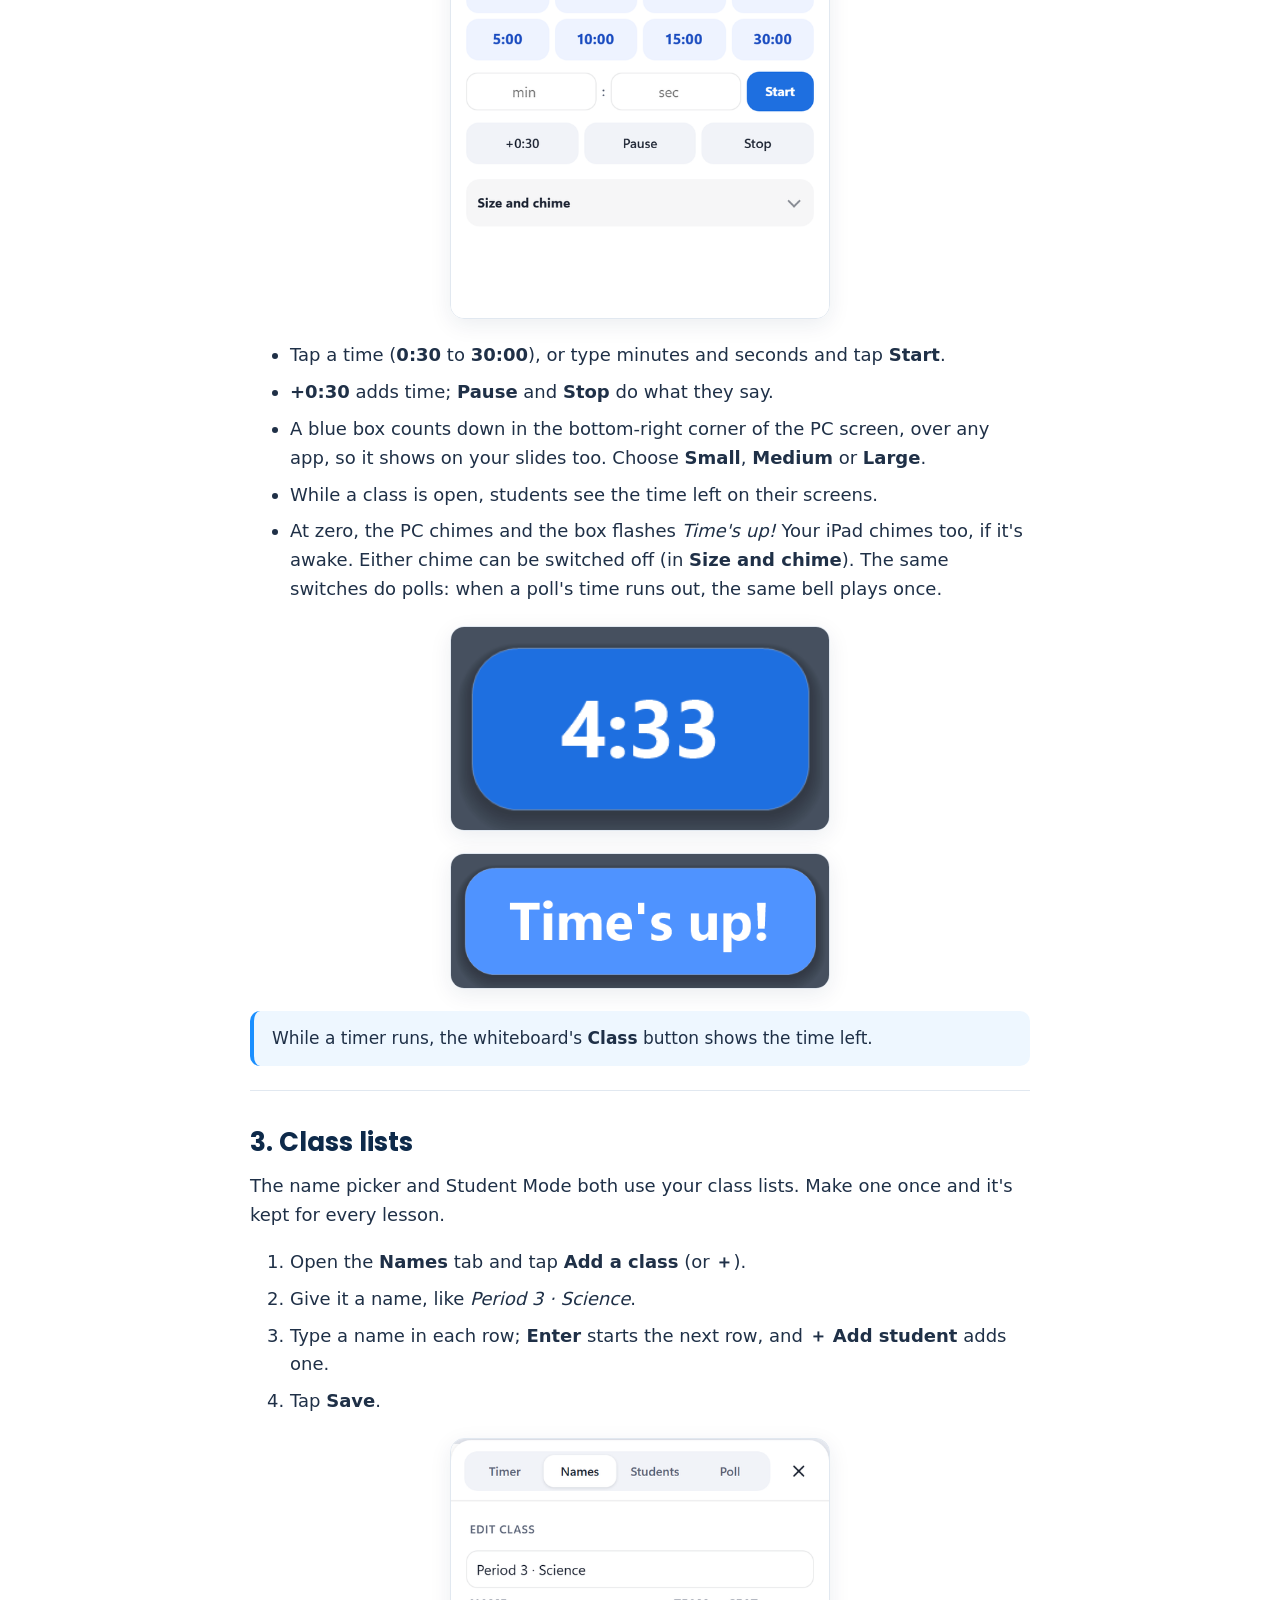
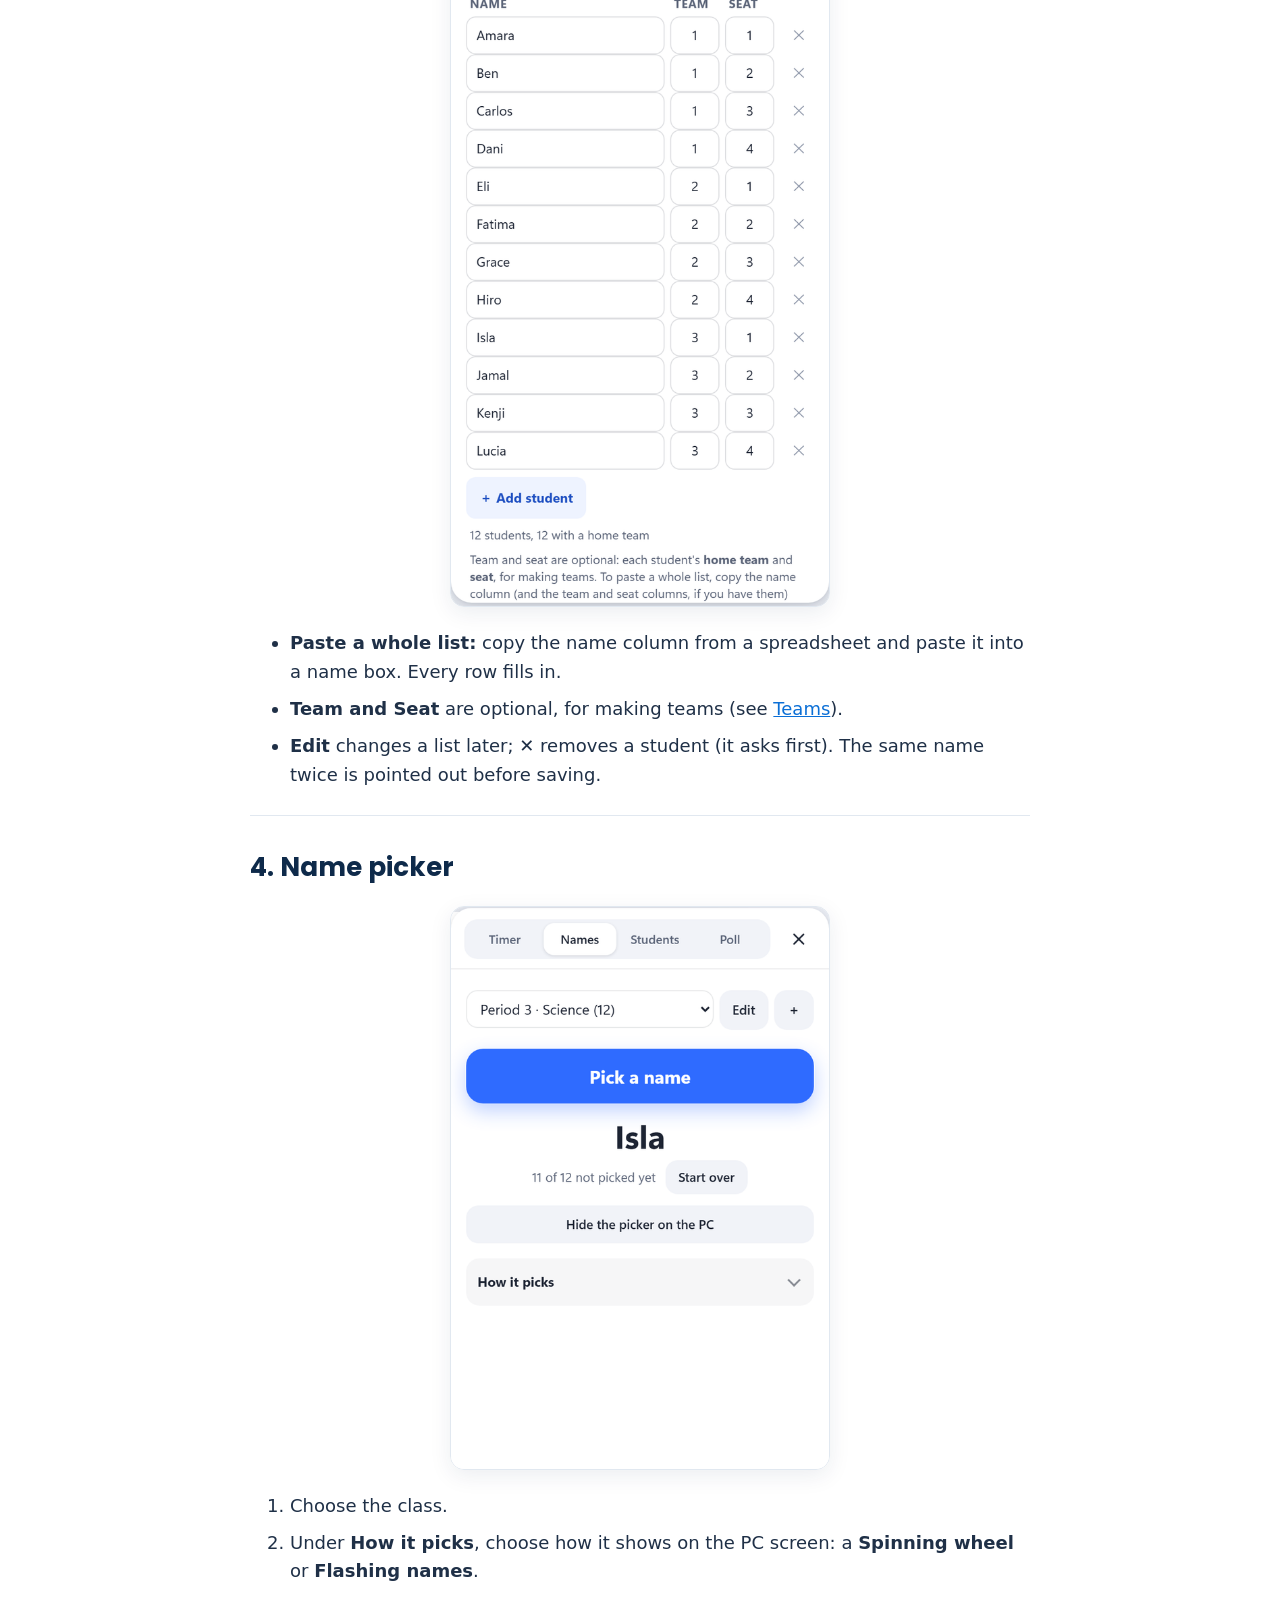
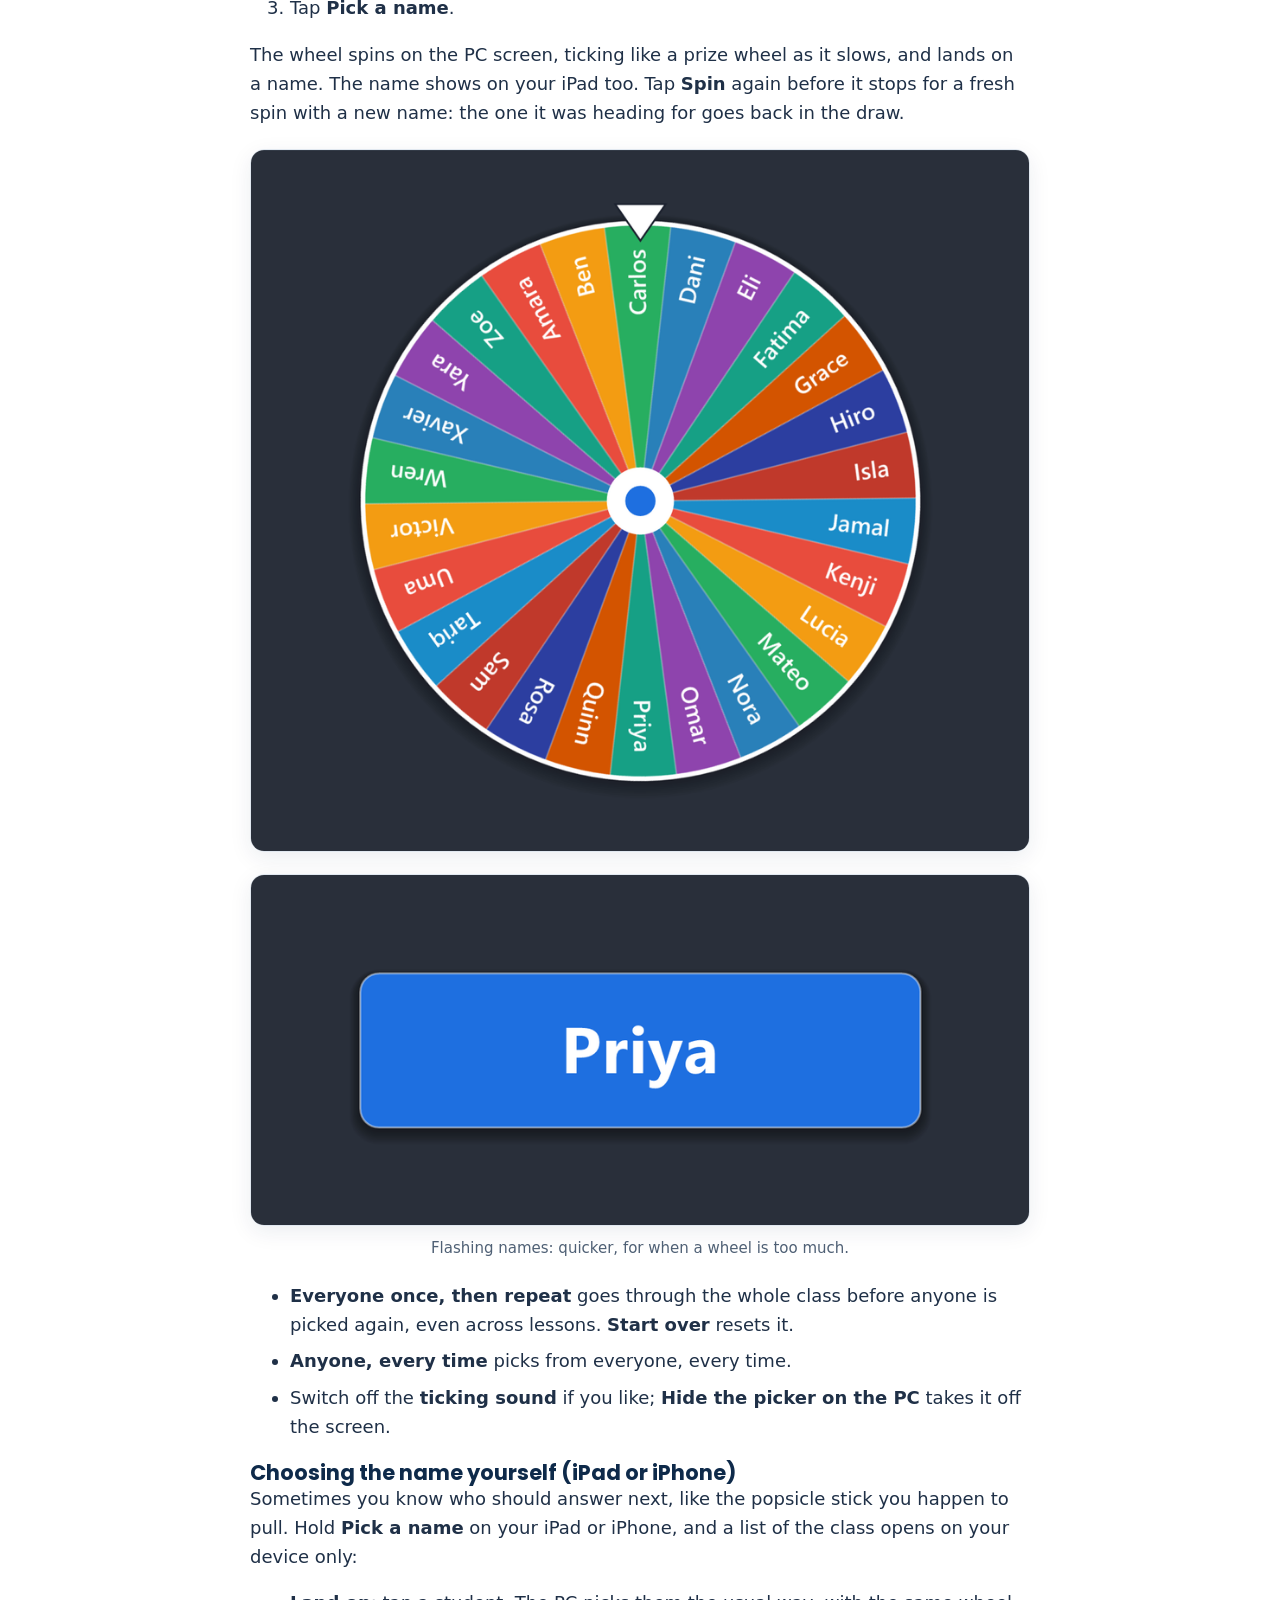
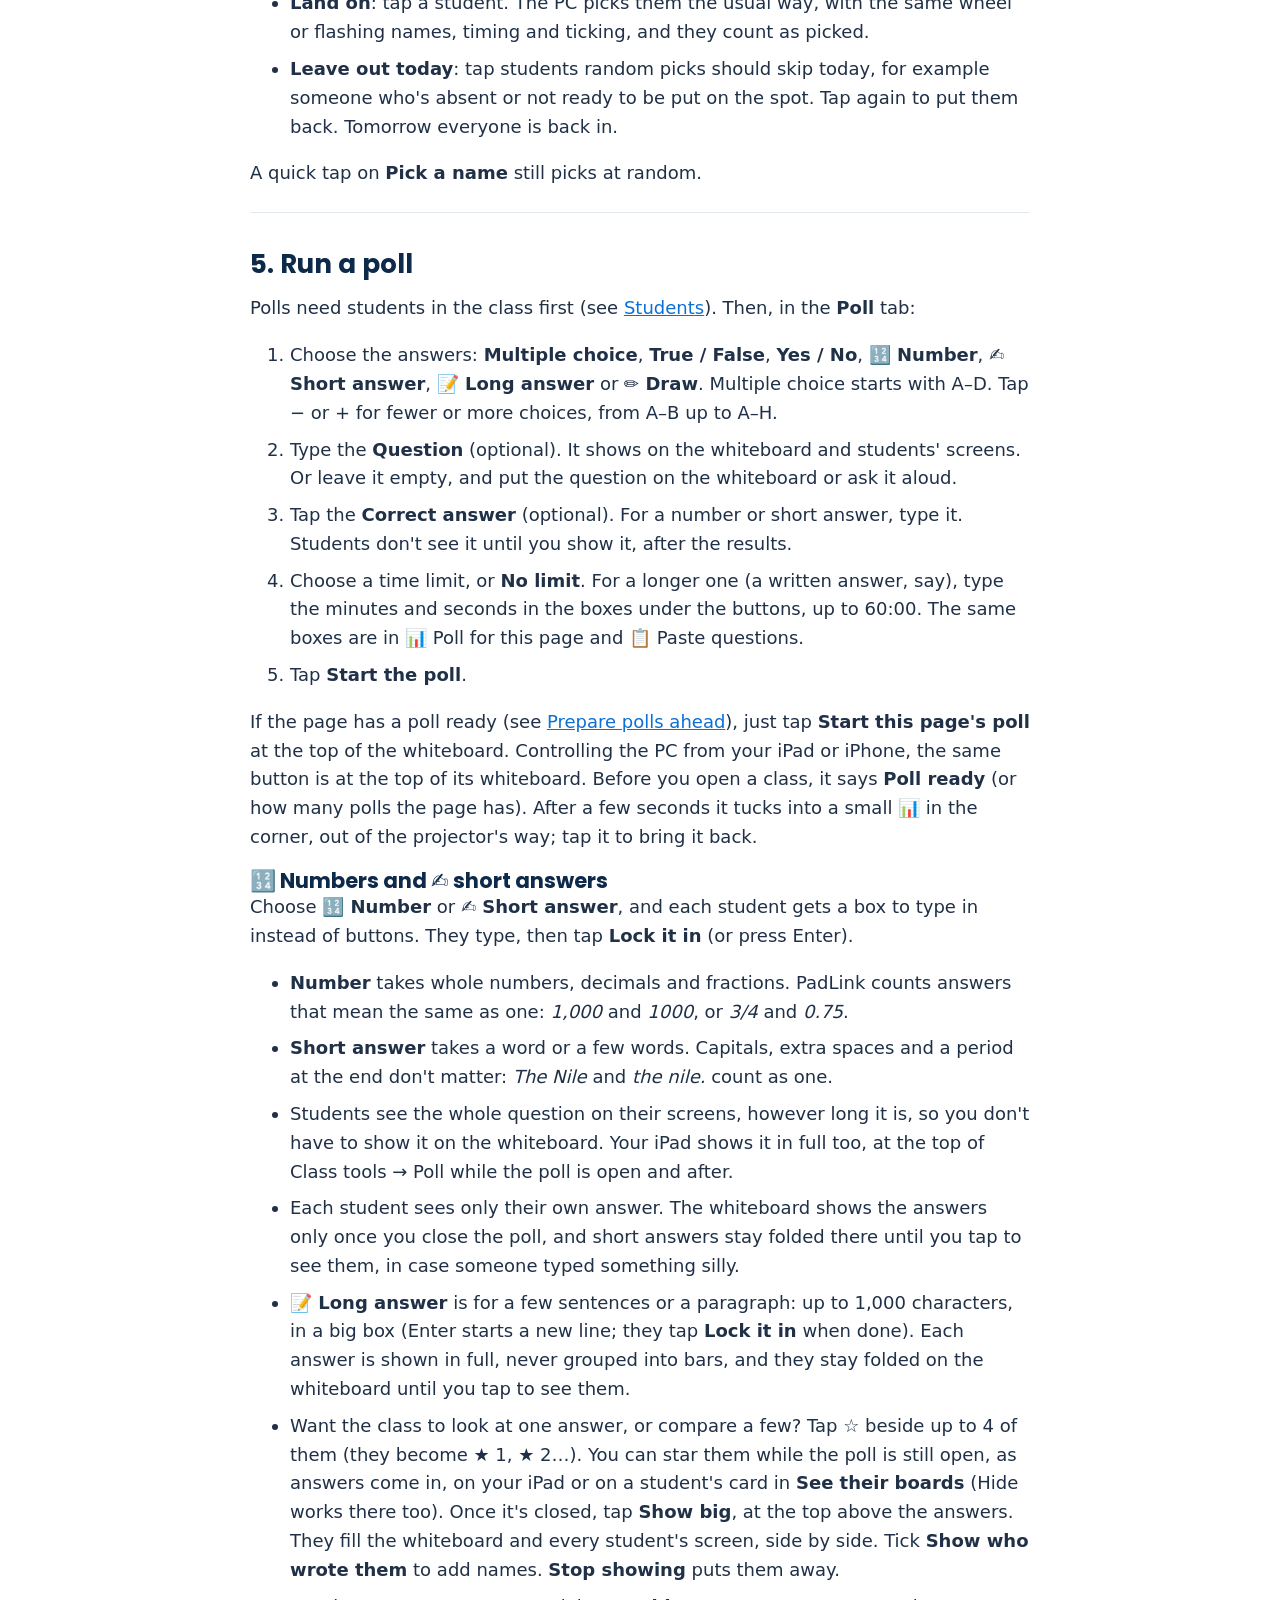
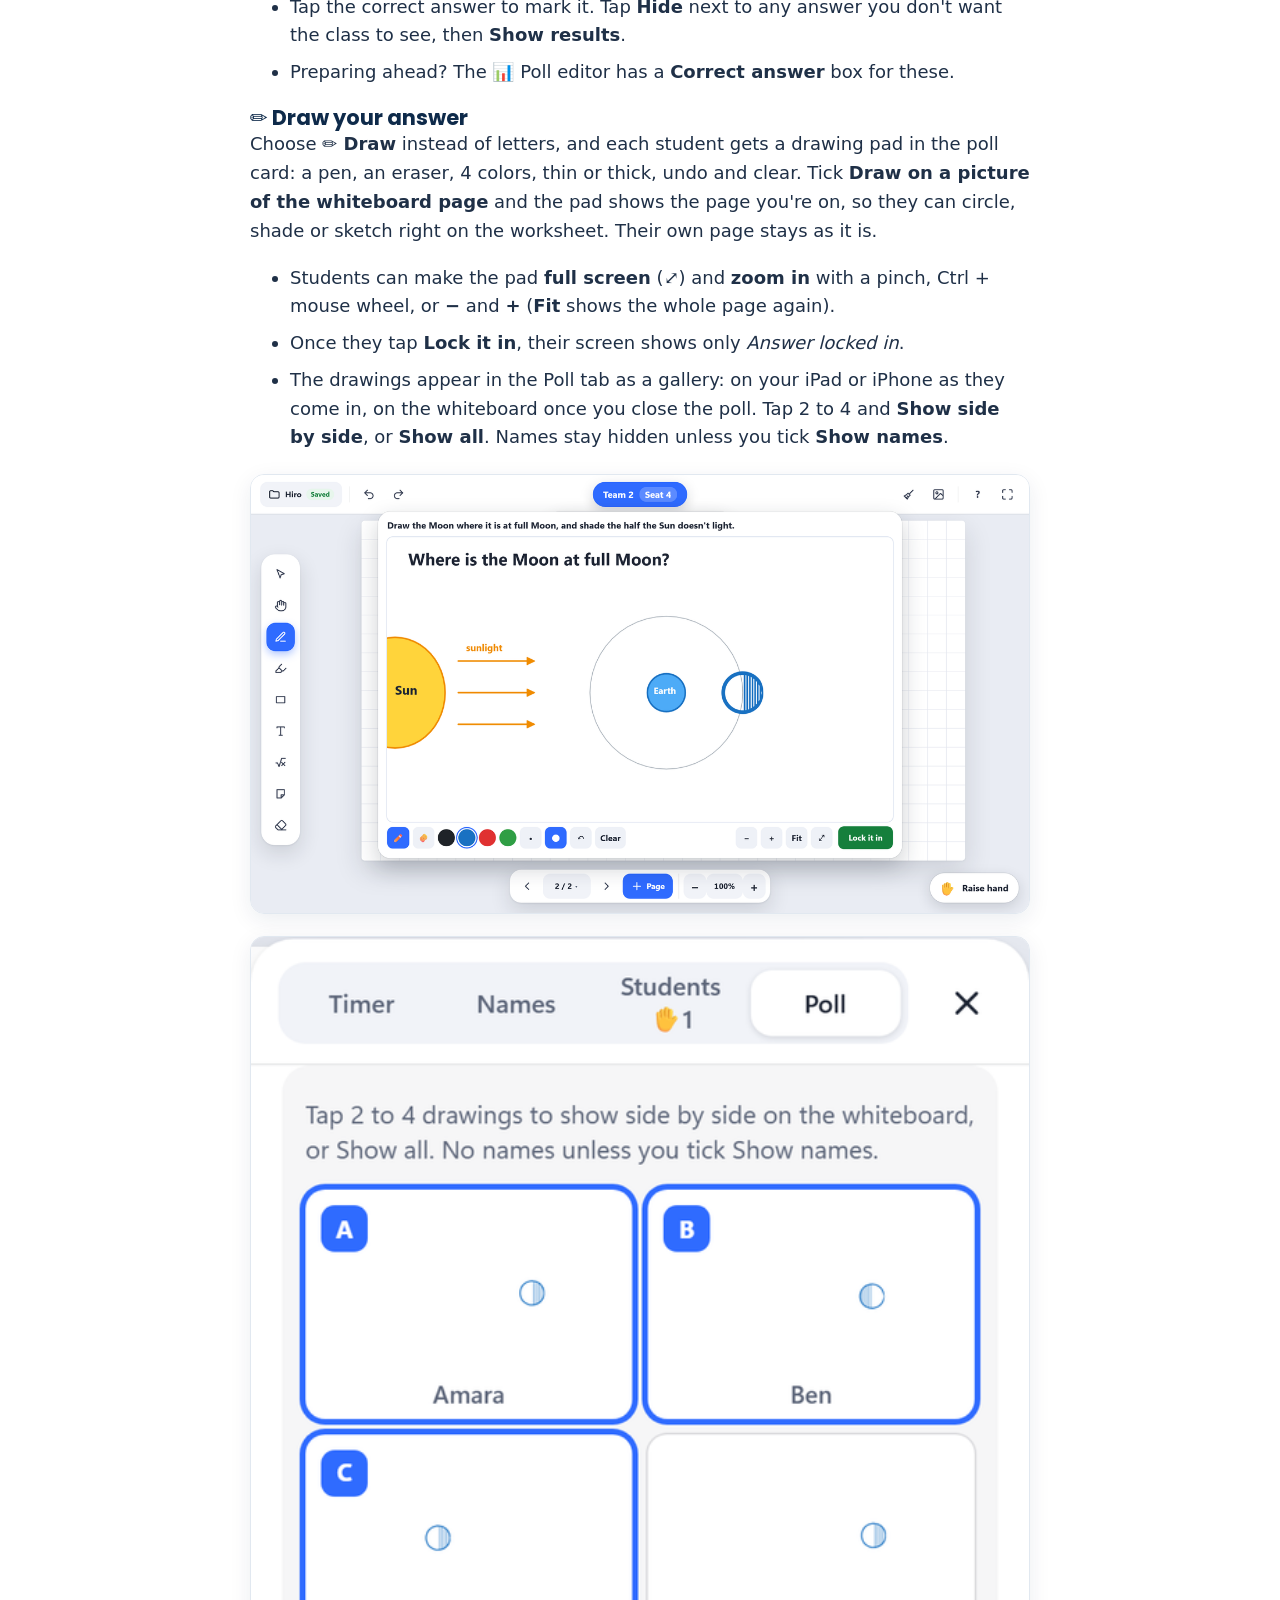
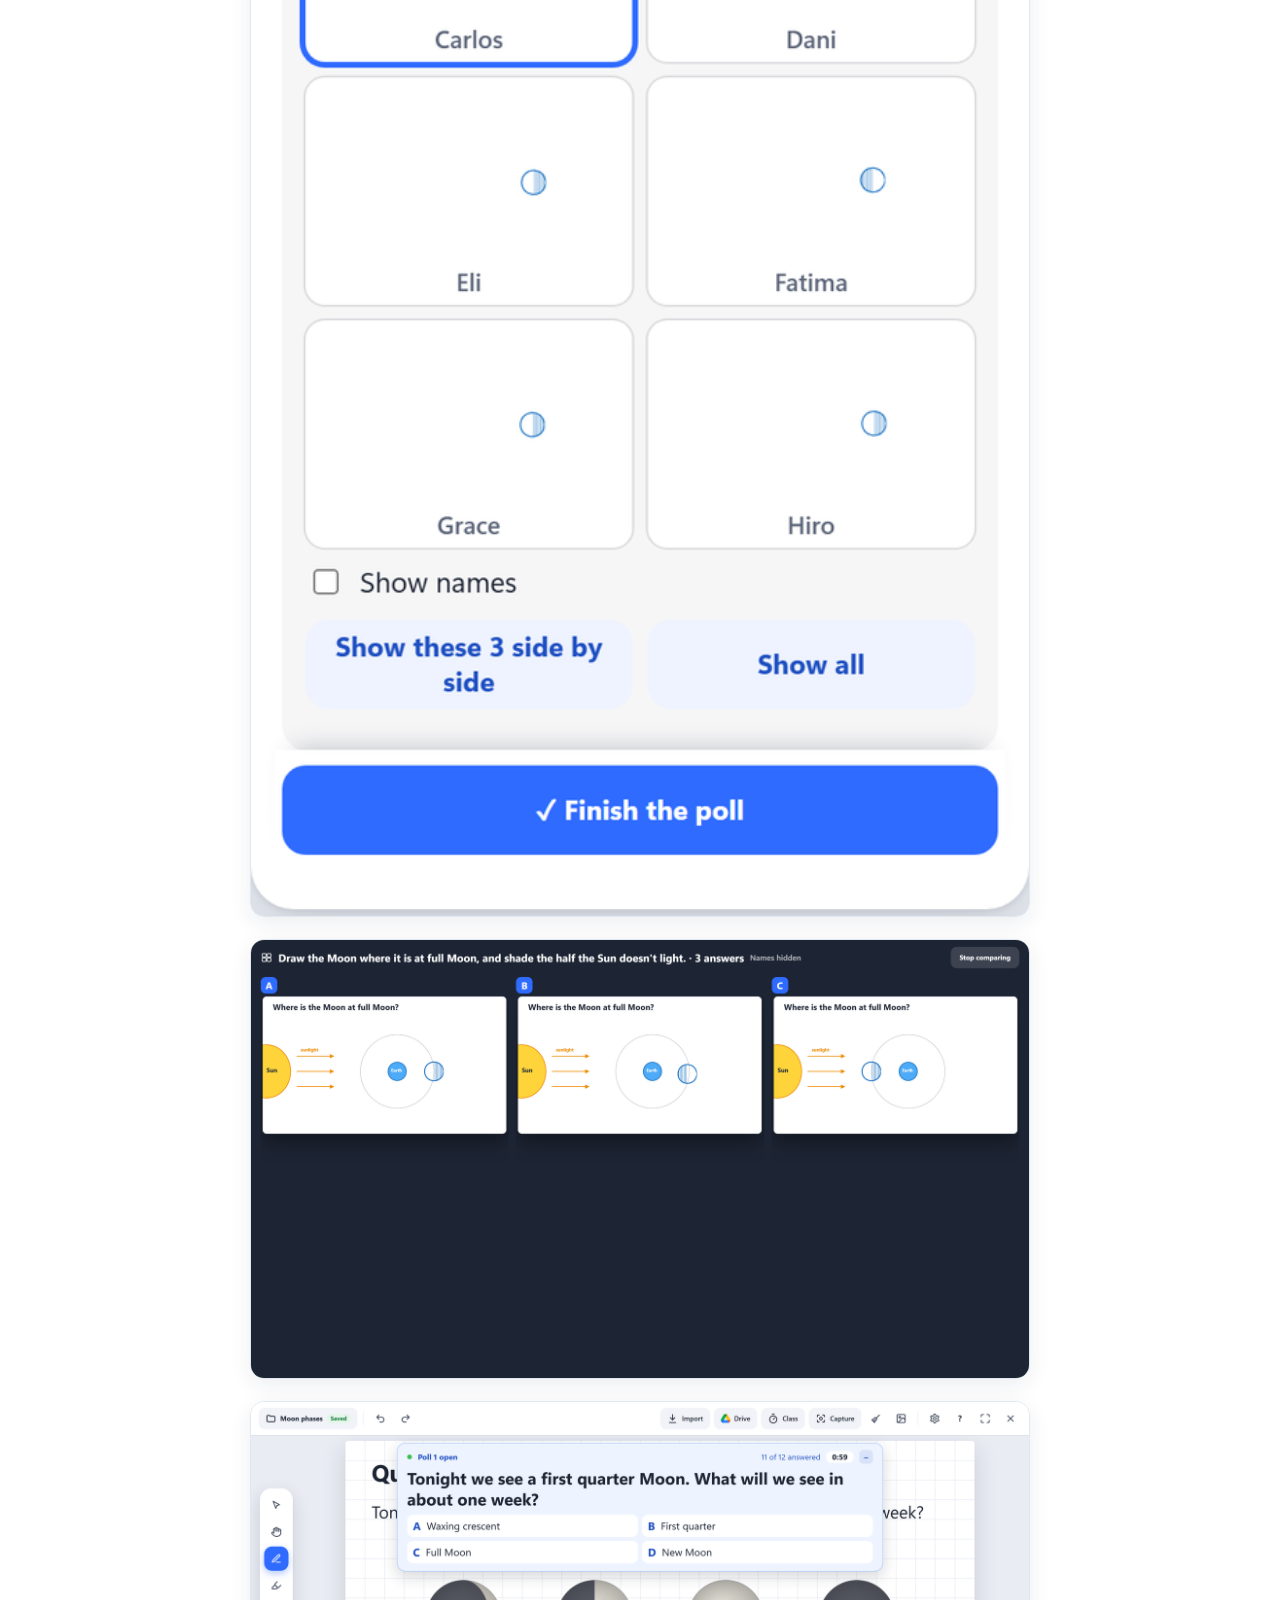
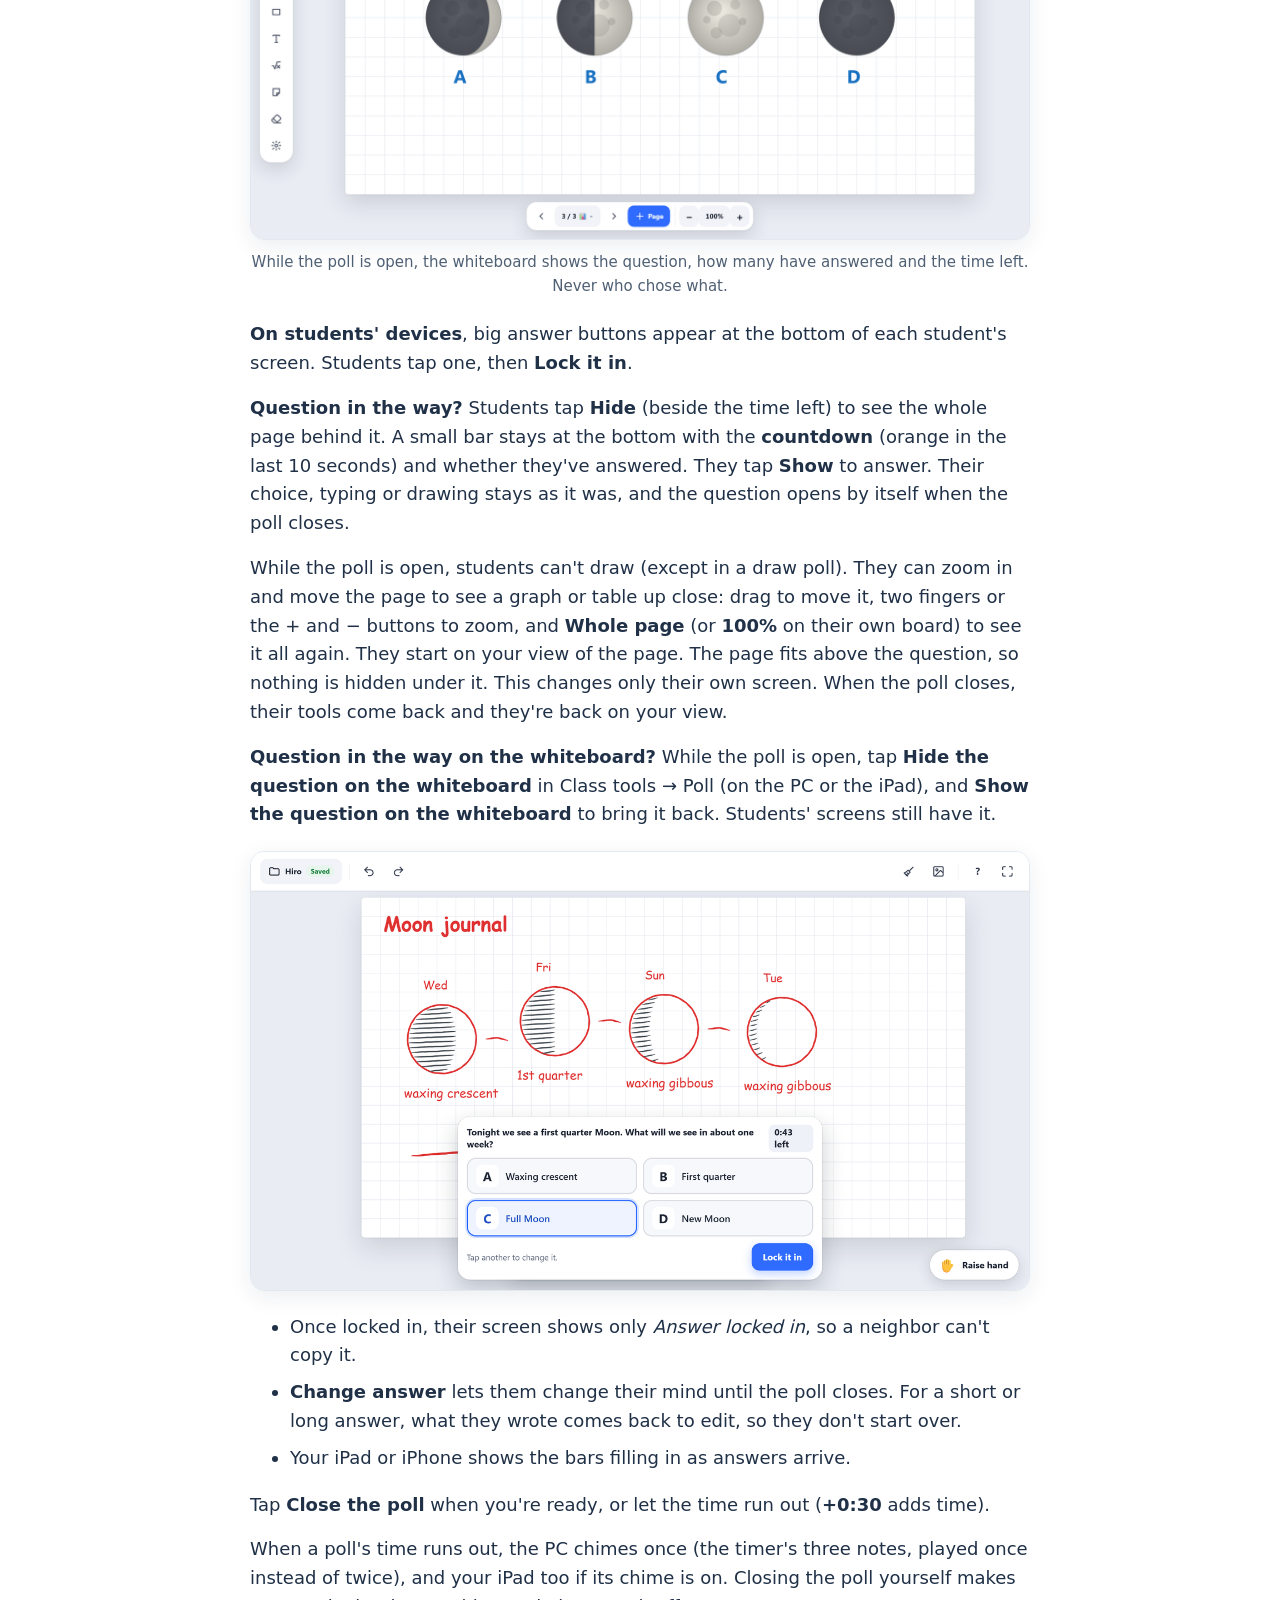
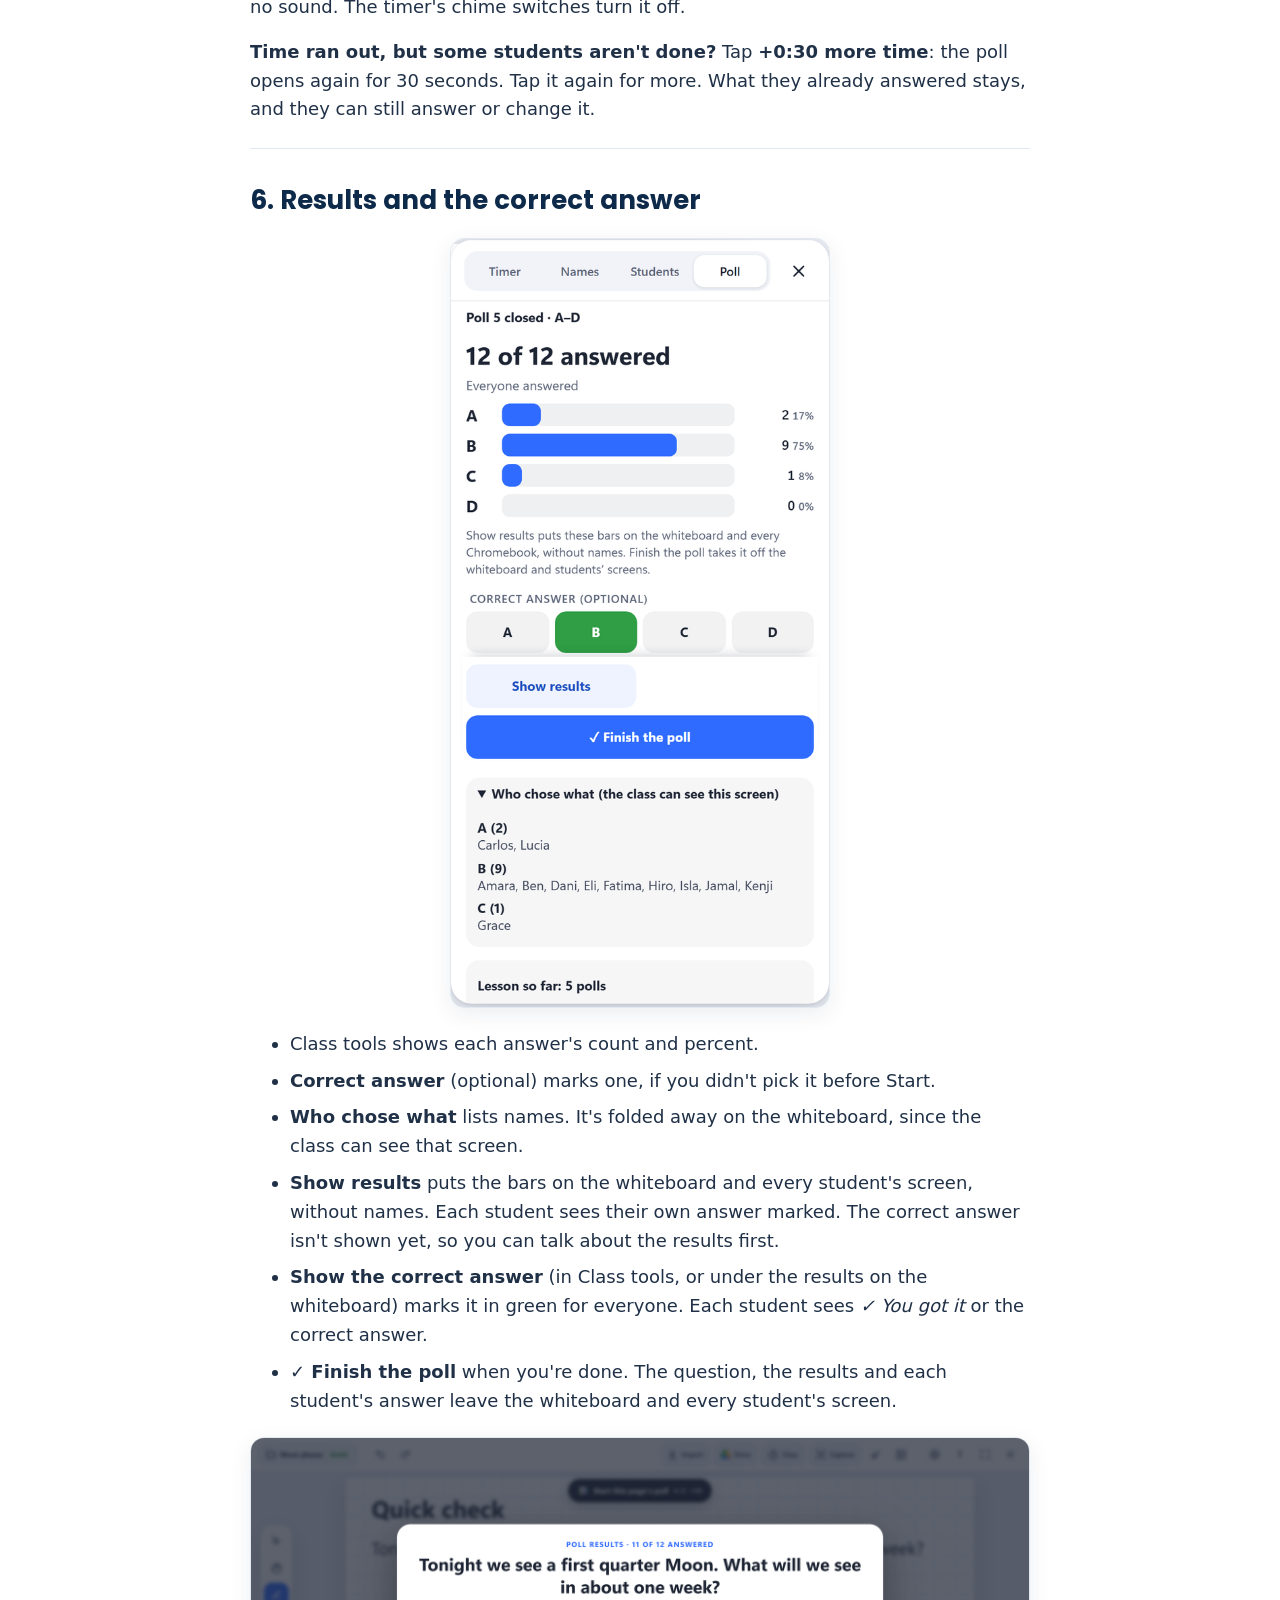
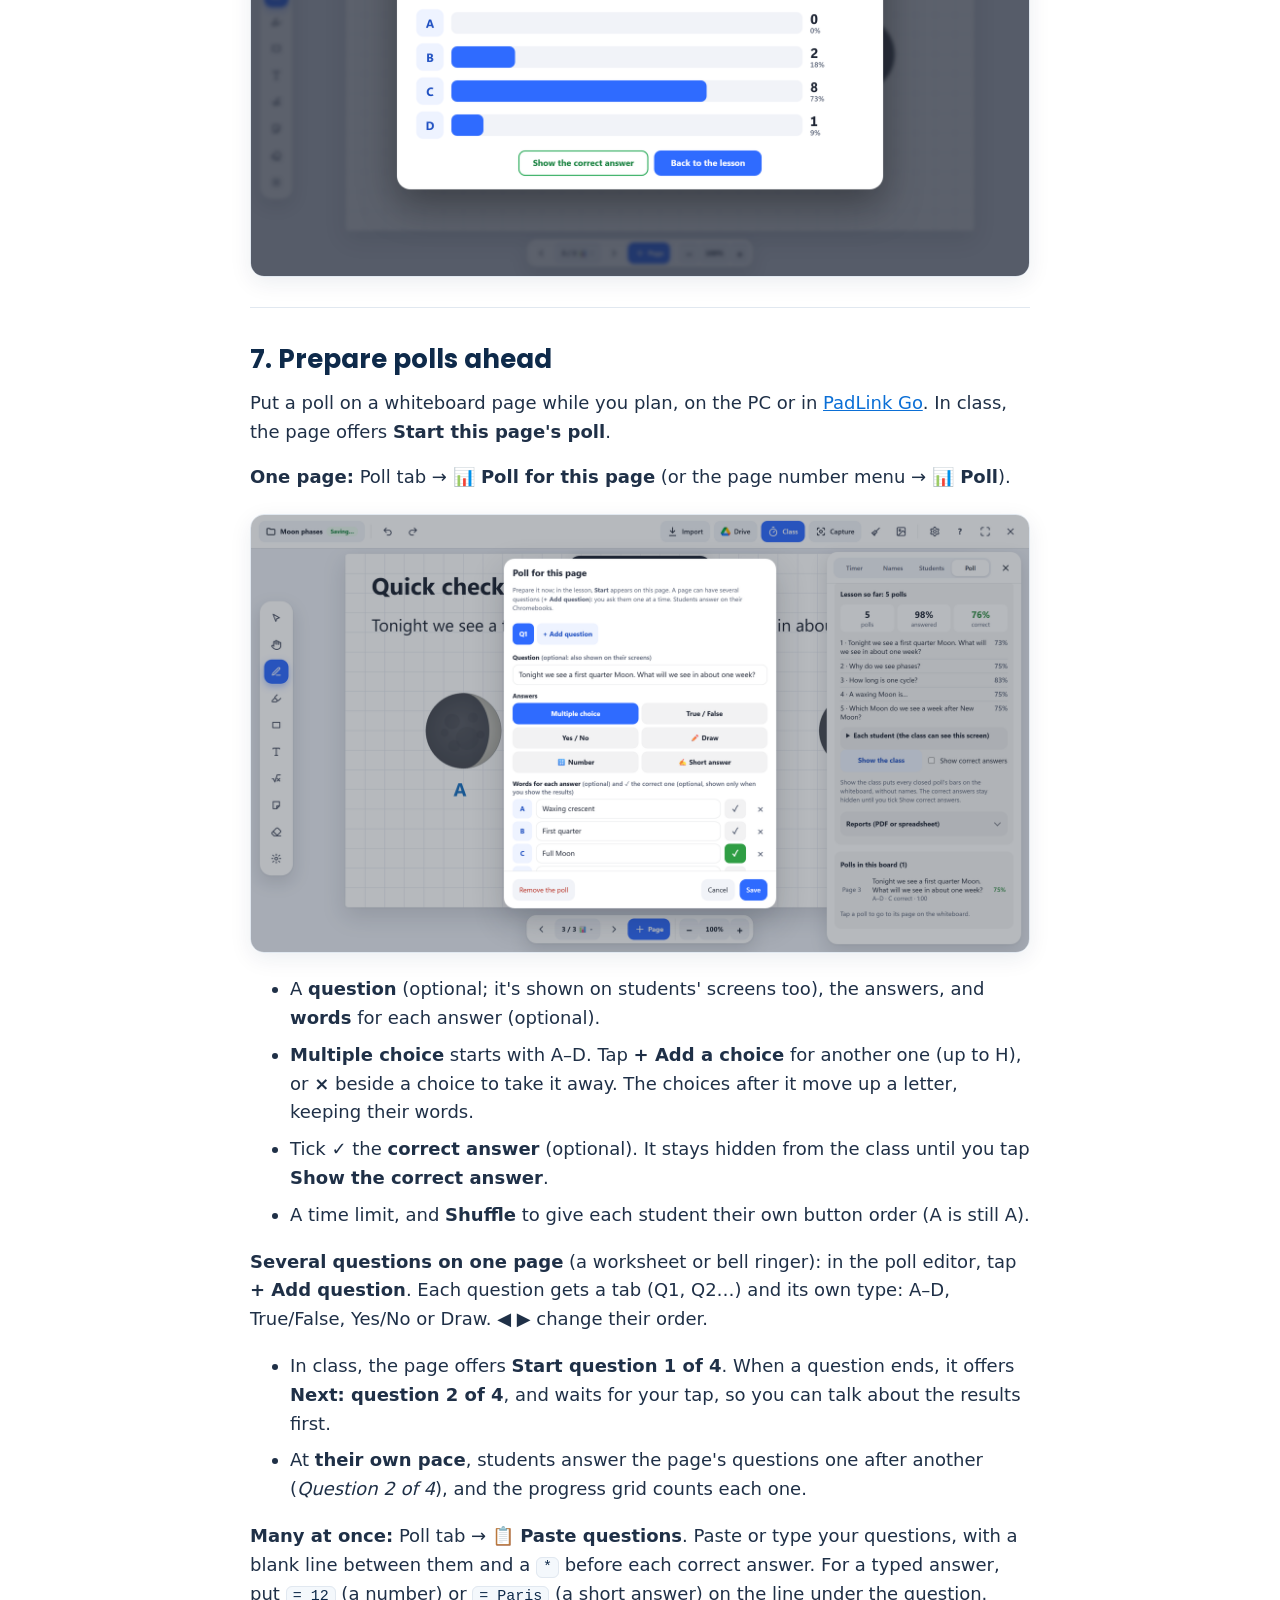
<file: guide/class-tools.html>
<!doctype html>
<html lang="en">
<head>
<meta charset="utf-8">
<meta name="viewport" content="width=device-width, initial-scale=1">
<title>Class tools · PadLink guide</title>
<meta name="description" content="PadLink's class tools: a timer on the PC screen, a name picker wheel, class lists, polls on students' devices, prepared polls and poll reports.">
<meta property="og:title" content="Class tools · PadLink guide">
<meta property="og:site_name" content="PadLink">
<meta property="og:type" content="website">
<meta property="og:image" content="https://getpadlink.com/img/share.png?v=3">
<meta property="og:image:width" content="1200">
<meta property="og:image:height" content="630">
<meta property="og:image:alt" content="PadLink: your classroom tools, together in one free app. An iPad and the classroom whiteboard showing the same Moon phases lesson">
<meta name="twitter:card" content="summary_large_image">
<meta property="og:description" content="PadLink's class tools: a timer on the PC screen, a name picker wheel, class lists, polls on students' devices, prepared polls and poll reports.">
<meta property="og:url" content="https://getpadlink.com/guide/class-tools.html">
<link rel="icon" href="../favicon.ico" sizes="any">
<link rel="apple-touch-icon" href="../apple-touch-icon.png">
<link rel="stylesheet" href="../style.css">
</head>
<body>

<header class="top">
  <div class="wrap">
    <a href="../"><img src="../img/padlink-logo.png" alt="PadLink"></a>
    <nav>
      <a class="wide" href="./">Guide</a>
      <a class="wide" href="../schools.html">For schools</a>
      <a class="btn primary small" href="../#get">Get PadLink</a>
    </nav>
  </div>
</header>

<main class="guide">
  <p class="crumbs"><a href="./">Guide</a> › Class tools</p>
  <h1>Class tools</h1>
  <p class="intro">A timer, a name picker and polls, ready whenever you need them. Start one at the board and finish it from your iPad: they all stay in step.</p>

  <nav class="toc" aria-label="On this page">
    <a href="#open">1. Open Class tools</a>
    <a href="#timer">2. Timer</a>
    <a href="#lists">3. Class lists</a>
    <a href="#picker">4. Name picker</a>
    <a href="#poll">5. Run a poll</a>
    <a href="#results">6. Results and the correct answer</a>
    <a href="#prepare">7. Prepare polls ahead</a>
    <a href="#lesson">8. Lesson so far</a>
    <a href="#report">9. Poll report and spreadsheet</a>
  </nav>

  <section id="open">
    <h2>1. Open Class tools</h2>
    <ul>
      <li><b>On the PC whiteboard:</b> the <b>Class</b> button (1) in the top bar.</li>
      <li><b>On the iPad or iPhone:</b> the <b>Class tools</b> button (the stopwatch).</li>
    </ul>
    <figure class="shot">
      <img src="../img/guide/ct-open.png" alt="The whiteboard with Class tools open beside it, showing the Timer tab">
    </figure>
    <p>Class tools has four tabs: <b>Timer</b>, <b>Names</b> (the name picker), <b>Students</b> and <b>Poll</b>. Students has <a href="students.html">its own page</a>. Each tab shows what you use in the lesson first; settings you rarely change are folded away below (tap to open them; PadLink remembers).</p>
  </section>

  <section id="timer">
    <h2>2. Timer</h2>
    <figure class="shot narrow">
      <img src="../img/guide/ct-timer-panel.png" alt="The Timer tab counting down from 5 minutes">
    </figure>
    <ul>
      <li>Tap a time (<b>0:30</b> to <b>30:00</b>), or type minutes and seconds and tap <b>Start</b>.</li>
      <li><b>+0:30</b> adds time; <b>Pause</b> and <b>Stop</b> do what they say.</li>
      <li>A blue box counts down in the bottom-right corner of the PC screen, over any app, so it shows on your slides too. Choose <b>Small</b>, <b>Medium</b> or <b>Large</b>.</li>
      <li>While a class is open, students see the time left on their screens.</li>
      <li>At zero, the PC chimes and the box flashes <i>Time's up!</i> Your iPad chimes too, if it's awake. Either chime can be switched off (in <b>Size and chime</b>). The same switches do polls: when a poll's time runs out, the same bell plays once.</li>
    </ul>
    <figure class="shot narrow">
      <img src="../img/guide/ct-timer-box.png" alt="The countdown box on the PC screen">
    </figure>
    <figure class="shot narrow">
      <img src="../img/guide/ct-timer-done.png" alt="The box flashing Time's up!">
    </figure>
    <div class="tip">While a timer runs, the whiteboard's <b>Class</b> button shows the time left.</div>
  </section>

  <section id="lists">
    <h2>3. Class lists</h2>
    <p>The name picker and Student Mode both use your class lists. Make one once and it's kept for every lesson.</p>
    <ol>
      <li>Open the <b>Names</b> tab and tap <b>Add a class</b> (or <b>＋</b>).</li>
      <li>Give it a name, like <i>Period 3 · Science</i>.</li>
      <li>Type a name in each row; <b>Enter</b> starts the next row, and <b>＋ Add student</b> adds one.</li>
      <li>Tap <b>Save</b>.</li>
    </ol>
    <figure class="shot narrow">
      <img src="../img/guide/ct-class-list-panel.png" alt="Editing a class list: a table of names with Team and Seat columns">
    </figure>
    <ul>
      <li><b>Paste a whole list:</b> copy the name column from a spreadsheet and paste it into a name box. Every row fills in.</li>
      <li><b>Team and Seat</b> are optional, for making teams (see <a href="teams.html">Teams</a>).</li>
      <li><b>Edit</b> changes a list later; ✕ removes a student (it asks first). The same name twice is pointed out before saving.</li>
    </ul>
  </section>

  <section id="picker">
    <h2>4. Name picker</h2>
    <figure class="shot narrow">
      <img src="../img/guide/ct-picked-panel.png" alt="The Name picker tab after picking Grace">
    </figure>
    <ol>
      <li>Choose the class.</li>
      <li>Under <b>How it picks</b>, choose how it shows on the PC screen: a <b>Spinning wheel</b> or <b>Flashing names</b>.</li>
      <li>Tap <b>Pick a name</b>.</li>
    </ol>
    <p>The wheel spins on the PC screen, ticking like a prize wheel as it slows, and lands on a name. The name shows on your iPad too. Tap <b>Spin</b> again before it stops for a fresh spin with a new name: the one it was heading for goes back in the draw.</p>
    <figure class="shot">
      <img src="../img/guide/ct-wheel.png" alt="The name wheel spinning on the PC screen">
    </figure>
    <figure class="shot">
      <img src="../img/guide/ct-flash.png" alt="Flashing names landing on Priya">
      <figcaption>Flashing names: quicker, for when a wheel is too much.</figcaption>
    </figure>
    <ul>
      <li><b>Everyone once, then repeat</b> goes through the whole class before anyone is picked again, even across lessons. <b>Start over</b> resets it.</li>
      <li><b>Anyone, every time</b> picks from everyone, every time.</li>
      <li>Switch off the <b>ticking sound</b> if you like; <b>Hide the picker on the PC</b> takes it off the screen.</li>
    </ul>
    <h3>Choosing the name yourself (iPad or iPhone)</h3>
    <p>Sometimes you know who should answer next, like the popsicle stick you happen to pull. Hold <b>Pick a name</b> on your iPad or iPhone, and a list of the class opens on your device only:</p>
    <ul>
      <li><b>Land on</b>: tap a student. The PC picks them the usual way, with the same wheel or flashing names, timing and ticking, and they count as picked.</li>
      <li><b>Leave out today</b>: tap students random picks should skip today, for example someone who's absent or not ready to be put on the spot. Tap again to put them back. Tomorrow everyone is back in.</li>
    </ul>
    <p>A quick tap on <b>Pick a name</b> still picks at random.</p>
  </section>

  <section id="poll">
    <h2>5. Run a poll</h2>
    <p>Polls need students in the class first (see <a href="students.html">Students</a>). Then, in the <b>Poll</b> tab:</p>
    <ol>
      <li>Choose the answers: <b>Multiple choice</b>, <b>True / False</b>, <b>Yes / No</b>, <b>🔢 Number</b>, <b>✍️ Short answer</b>, <b>📝 Long answer</b> or <b>✏️ Draw</b>. Multiple choice starts with A–D. Tap − or + for fewer or more choices, from A–B up to A–H.</li>
      <li>Type the <b>Question</b> (optional). It shows on the whiteboard and students' screens. Or leave it empty, and put the question on the whiteboard or ask it aloud.</li>
      <li>Tap the <b>Correct answer</b> (optional). For a number or short answer, type it. Students don't see it until you show it, after the results.</li>
      <li>Choose a time limit, or <b>No limit</b>. For a longer one (a written answer, say), type the minutes and seconds in the boxes under the buttons, up to 60:00. The same boxes are in 📊 Poll for this page and 📋 Paste questions.</li>
      <li>Tap <b>Start the poll</b>.</li>
    </ol>
    <p>If the page has a poll ready (see <a href="#prepare">Prepare polls ahead</a>), just tap <b>Start this page's poll</b> at the top of the whiteboard. Controlling the PC from your iPad or iPhone, the same button is at the top of its whiteboard. Before you open a class, it says <b>Poll ready</b> (or how many polls the page has). After a few seconds it tucks into a small 📊 in the corner, out of the projector's way; tap it to bring it back.</p>
    <h3 id="typed">🔢 Numbers and ✍️ short answers</h3>
    <p>Choose <b>🔢 Number</b> or <b>✍️ Short answer</b>, and each student gets a box to type in instead of buttons. They type, then tap <b>Lock it in</b> (or press Enter).</p>
    <ul>
      <li><b>Number</b> takes whole numbers, decimals and fractions. PadLink counts answers that mean the same as one: <i>1,000</i> and <i>1000</i>, or <i>3/4</i> and <i>0.75</i>.</li>
      <li><b>Short answer</b> takes a word or a few words. Capitals, extra spaces and a period at the end don't matter: <i>The Nile</i> and <i>the nile.</i> count as one.</li>
      <li>Students see the whole question on their screens, however long it is, so you don't have to show it on the whiteboard. Your iPad shows it in full too, at the top of Class tools → Poll while the poll is open and after.</li>
      <li>Each student sees only their own answer. The whiteboard shows the answers only once you close the poll, and short answers stay folded there until you tap to see them, in case someone typed something silly.</li>
      <li><b>📝 Long answer</b> is for a few sentences or a paragraph: up to 1,000 characters, in a big box (Enter starts a new line; they tap <b>Lock it in</b> when done). Each answer is shown in full, never grouped into bars, and they stay folded on the whiteboard until you tap to see them.</li>
      <li>Want the class to look at one answer, or compare a few? Tap ☆ beside up to 4 of them (they become ★ 1, ★ 2…). You can star them while the poll is still open, as answers come in, on your iPad or on a student's card in <b>See their boards</b> (Hide works there too). Once it's closed, tap <b>Show big</b>, at the top above the answers. They fill the whiteboard and every student's screen, side by side. Tick <b>Show who wrote them</b> to add names. <b>Stop showing</b> puts them away.</li>
      <li>Tap the correct answer to mark it. Tap <b>Hide</b> next to any answer you don't want the class to see, then <b>Show results</b>.</li>
      <li>Preparing ahead? The 📊 Poll editor has a <b>Correct answer</b> box for these.</li>
    </ul>
    <h3 id="draw">✏️ Draw your answer</h3>
    <p>Choose <b>✏️ Draw</b> instead of letters, and each student gets a drawing pad in the poll card: a pen, an eraser, 4 colors, thin or thick, undo and clear. Tick <b>Draw on a picture of the whiteboard page</b> and the pad shows the page you're on, so they can circle, shade or sketch right on the worksheet. Their own page stays as it is.</p>
    <ul>
      <li>Students can make the pad <b>full screen</b> (⤢) and <b>zoom in</b> with a pinch, Ctrl + mouse wheel, or <b>−</b> and <b>+</b> (<b>Fit</b> shows the whole page again).</li>
      <li>Once they tap <b>Lock it in</b>, their screen shows only <i>Answer locked in</i>.</li>
      <li>The drawings appear in the Poll tab as a gallery: on your iPad or iPhone as they come in, on the whiteboard once you close the poll. Tap 2 to 4 and <b>Show side by side</b>, or <b>Show all</b>. Names stay hidden unless you tick <b>Show names</b>.</li>
    </ul>
    <figure class="shot">
      <img src="../img/guide/ct-draw-pad.png" alt="A student's Chromebook with the drawing pad: the page behind, the student's drawing, and Lock it in">
    </figure>
    <figure class="shot">
      <img src="../img/guide/ct-draw-gallery.png" alt="Class tools, Poll tab: a gallery of students' drawings, three picked">
    </figure>
    <figure class="shot">
      <img src="../img/guide/ct-draw-side.png" alt="The whiteboard showing three drawings side by side, labeled A, B and C">
    </figure>
    <figure class="shot">
      <img src="../img/guide/whiteboard-poll.png" alt="The whiteboard during a poll: Poll 1 open, 11 of 12 answered, the question and its four answers">
      <figcaption>While the poll is open, the whiteboard shows the question, how many have answered and the time left. Never who chose what.</figcaption>
    </figure>
    <p><b>On students' devices</b>, big answer buttons appear at the bottom of each student's screen. Students tap one, then <b>Lock it in</b>.</p>
    <p><b>Question in the way?</b> Students tap <b>Hide</b> (beside the time left) to see the whole page behind it. A small bar stays at the bottom with the <b>countdown</b> (orange in the last 10 seconds) and whether they've answered. They tap <b>Show</b> to answer. Their choice, typing or drawing stays as it was, and the question opens by itself when the poll closes.</p>
    <p>While the poll is open, students can't draw (except in a draw poll). They can zoom in and move the page to see a graph or table up close: drag to move it, two fingers or the + and − buttons to zoom, and <b>Whole page</b> (or <b>100%</b> on their own board) to see it all again. They start on your view of the page. The page fits above the question, so nothing is hidden under it. This changes only their own screen. When the poll closes, their tools come back and they're back on your view.</p>
    <p><b>Question in the way on the whiteboard?</b> While the poll is open, tap <b>Hide the question on the whiteboard</b> in Class tools → Poll (on the PC or the iPad), and <b>Show the question on the whiteboard</b> to bring it back. Students' screens still have it.</p>
    <figure class="shot">
      <img src="../img/guide/ct-student-poll.png" alt="A student's Chromebook with answer buttons for the poll">
    </figure>
    <ul>
      <li>Once locked in, their screen shows only <i>Answer locked in</i>, so a neighbor can't copy it.</li>
      <li><b>Change answer</b> lets them change their mind until the poll closes. For a short or long answer, what they wrote comes back to edit, so they don't start over.</li>
      <li>Your iPad or iPhone shows the bars filling in as answers arrive.</li>
    </ul>
    <p>Tap <b>Close the poll</b> when you're ready, or let the time run out (<b>+0:30</b> adds time).</p>
    <p>When a poll's time runs out, the PC chimes once (the timer's three notes, played once instead of twice), and your iPad too if its chime is on. Closing the poll yourself makes no sound. The timer's chime switches turn it off.</p>
    <p><b>Time ran out, but some students aren't done?</b> Tap <b>+0:30 more time</b>: the poll opens again for 30 seconds. Tap it again for more. What they already answered stays, and they can still answer or change it.</p>
  </section>

  <section id="results">
    <h2>6. Results and the correct answer</h2>
    <figure class="shot narrow">
      <img src="../img/guide/ct-poll-closed-panel.png" alt="A closed poll: bars for each answer, B marked correct, and who chose what">
    </figure>
    <ul>
      <li>Class tools shows each answer's count and percent.</li>
      <li><b>Correct answer</b> (optional) marks one, if you didn't pick it before Start.</li>
      <li><b>Who chose what</b> lists names. It's folded away on the whiteboard, since the class can see that screen.</li>
      <li><b>Show results</b> puts the bars on the whiteboard and every student's screen, without names. Each student sees their own answer marked. The correct answer isn't shown yet, so you can talk about the results first.</li>
      <li><b>Show the correct answer</b> (in Class tools, or under the results on the whiteboard) marks it in green for everyone. Each student sees <i>✓ You got it</i> or the correct answer.</li>
      <li><b>✓ Finish the poll</b> when you're done. The question, the results and each student's answer leave the whiteboard and every student's screen.</li>
    </ul>
    <figure class="shot">
      <img src="../img/guide/whiteboard-poll-results.png" alt="Poll results on the whiteboard, with the correct answer in green">
    </figure>
  </section>

  <section id="prepare">
    <h2>7. Prepare polls ahead</h2>
    <p>Put a poll on a whiteboard page while you plan, on the PC or in <a href="planning.html">PadLink Go</a>. In class, the page offers <b>Start this page's poll</b>.</p>
    <p><b>One page:</b> Poll tab → <b>📊 Poll for this page</b> (or the page number menu → <b>📊 Poll</b>).</p>
    <figure class="shot">
      <img src="../img/guide/ct-poll-editor.png" alt="Poll for this page: the question, the answers with words, B marked correct, and a 1 minute time limit">
    </figure>
    <ul>
      <li>A <b>question</b> (optional; it's shown on students' screens too), the answers, and <b>words</b> for each answer (optional).</li>
      <li><b>Multiple choice</b> starts with A–D. Tap <b>+ Add a choice</b> for another one (up to H), or <b>×</b> beside a choice to take it away. The choices after it move up a letter, keeping their words.</li>
      <li>Tick ✓ the <b>correct answer</b> (optional). It stays hidden from the class until you tap <b>Show the correct answer</b>.</li>
      <li>A time limit, and <b>Shuffle</b> to give each student their own button order (A is still A).</li>
    </ul>
    <p><b>Several questions on one page</b> (a worksheet or bell ringer): in the poll editor, tap <b>+ Add question</b>. Each question gets a tab (Q1, Q2…) and its own type: A–D, True/False, Yes/No or Draw. ◀ ▶ change their order.</p>
    <ul>
      <li>In class, the page offers <b>Start question 1 of 4</b>. When a question ends, it offers <b>Next: question 2 of 4</b>, and waits for your tap, so you can talk about the results first.</li>
      <li>At <b>their own pace</b>, students answer the page's questions one after another (<i>Question 2 of 4</i>), and the progress grid counts each one.</li>
    </ul>
    <p><b>Many at once:</b> Poll tab → <b>📋 Paste questions</b>. Paste or type your questions, with a blank line between them and a <code>*</code> before each correct answer. For a typed answer, put <code>= 12</code> (a number) or <code>= Paris</code> (a short answer) on the line under the question. Choose <b>A new page for each</b>, or <b>All on this page</b> for a worksheet that already shows the questions.</p>
    <figure class="shot">
      <img src="../img/guide/ct-paste.png" alt="Paste questions as polls, with three Moon questions typed in">
    </figure>
    <div class="tip"><b>Polls in this board</b>, at the bottom of the Poll tab, lists every page's poll. Tap one to go to its page. During class, polls not yet run have a <b>Start</b> button.</div>
    <h3>Picking up where a class left off</h3>
    <p>Each class can end the lesson in a different place. PadLink remembers, on the PC, which of a board's prepared questions each class has answered, and their answers, from one lesson to the next.</p>
    <ul>
      <li>Open the same class with the same board next time. <b>↪ Pick up where Period 3 left off: page 7, question 3 of 3</b> appears on the whiteboard and at the top of Class tools → Poll. Tap it to go there. It never jumps by itself, and <b>×</b> puts it away.</li>
      <li>Each class keeps its own place, so Period 5 can be on page 4 of the same board.</li>
      <li>On a page with several questions, it offers the first one that class hasn't answered yet. In <b>Polls in this board</b>, <b>Asked before</b> marks the ones answered in an earlier lesson. You can still ask any of them again.</li>
      <li>Add pages, change questions, or take the board home in PadLink Go and send it back: it still matches, because each question keeps a hidden id inside the board. A duplicated question gets a new one.</li>
      <li>Under <b>Kept for Period 3</b> (in Polls in this board): <b>PDF report of every day</b> puts every lesson's answers to the board's questions in one report, in the board's order, each with its date. <b>Clear…</b> (tap twice) forgets that class's kept results. They stay until you clear them.</li>
      <li>Want to read them away from school? While your iPad controls the PC in PadLink Go, it copies each class's kept results to the iPad. On PadLink Go's Your boards screen, <b>📊 Poll results</b> lists your classes: tap one for its report, even offline. Clearing a class on the PC removes it from the iPad too, and <b>Remove from this iPad</b> removes them all there. They're never saved in the board file, so sharing a board never shares students' answers.</li>
      <li>Only questions prepared on the board's pages are kept this way. Polls made on the spot stay in that lesson's report.</li>
    </ul>
  </section>

  <section id="lesson">
    <h2>8. Lesson so far</h2>
    <p>The Poll tab keeps a running summary of the lesson's polls: how many answered, the percent correct, and each poll's result.</p>
    <figure class="shot narrow">
      <img src="../img/guide/ct-board-polls-panel.png" alt="Lesson so far: 5 polls with their percent correct, Show the class, PDF report and Export as CSV">
    </figure>
    <ul>
      <li>Tap a poll's name to open it: its question, each choice with its words, how many chose it and who (names only on your iPad or iPhone). Close the class and open it again later the same day, and its earlier polls are still there (until PadLink closes or a new day starts).</li>
      <li><b>Each student</b> shows names and scores (folded away on the whiteboard).</li>
      <li><b>Show the class</b> puts <i>How we did today</i> on the whiteboard: every poll's bars, never names. Tick <b>Show correct answers</b> to reveal them.</li>
      <li><b>Show</b> beside one poll puts just that poll's results back on the whiteboard, big, even after you finished it.</li>
      <li>Results too long for the whiteboard? Drag <b>Scroll the whiteboard</b> (Top to Bottom) in Class tools → Poll on your iPad or iPhone, and the whiteboard glides along. Students scroll their own with the mouse wheel, the touchpad or the arrow keys.</li>
    </ul>
    <figure class="shot">
      <img src="../img/guide/whiteboard-lesson-so-far.png" alt="How we did today on the whiteboard: four polls' bars">
    </figure>
  </section>

  <section id="report">
    <h2>9. Poll report and spreadsheet</h2>
    <ul>
      <li>Under <b>Reports</b>: <b>PDF report:</b> a printable summary of the lesson's polls. Percent correct, which questions to reteach (and the most common wrong answer), how many changed their answer, and each student's answers and score. Short and long answers are listed in full with who wrote them; bars appear only for numbers, and for a short answer you marked a correct answer for.</li>
      <li><b>Export as CSV:</b> the same answers as a spreadsheet, one row per student and one column per poll.</li>
      <li>Both are saved on the PC in <b>Documents › PadLink › Poll results</b>. Untick <b>With students' names</b> for "Student 1", "Student 2" instead.</li>
    </ul>
    <figure class="shot narrow">
      <img src="../img/guide/ct-report.png" alt="The first page of a poll report for Period 3 · Science">
    </figure>
    <div class="tip"><b>Save before you close the class.</b> Poll answers are kept only in the PC's memory, and closing the class deletes them (except answers to questions prepared on the board's pages, kept on the PC until you clear them: see Picking up where a class left off). <a href="../schools.html">More on privacy</a></div>
  </section>

  <div class="next">
    <a href="students.html">← Students</a> · <a href="./">All guide topics</a> · <a href="teams.html">Next: Teams →</a>
  </div>
</main>

<footer>
  <div class="wrap">
    <div>© 2026 PadLink</div>
    <nav>
      <a href="../">Home</a>
      <a href="./">Guide</a>
      <a href="../schools.html">For schools</a>
      <a href="../feedback.html">Contact &amp; feedback</a>
    </nav>
  </div>
</footer>
</body>
</html>
</file>
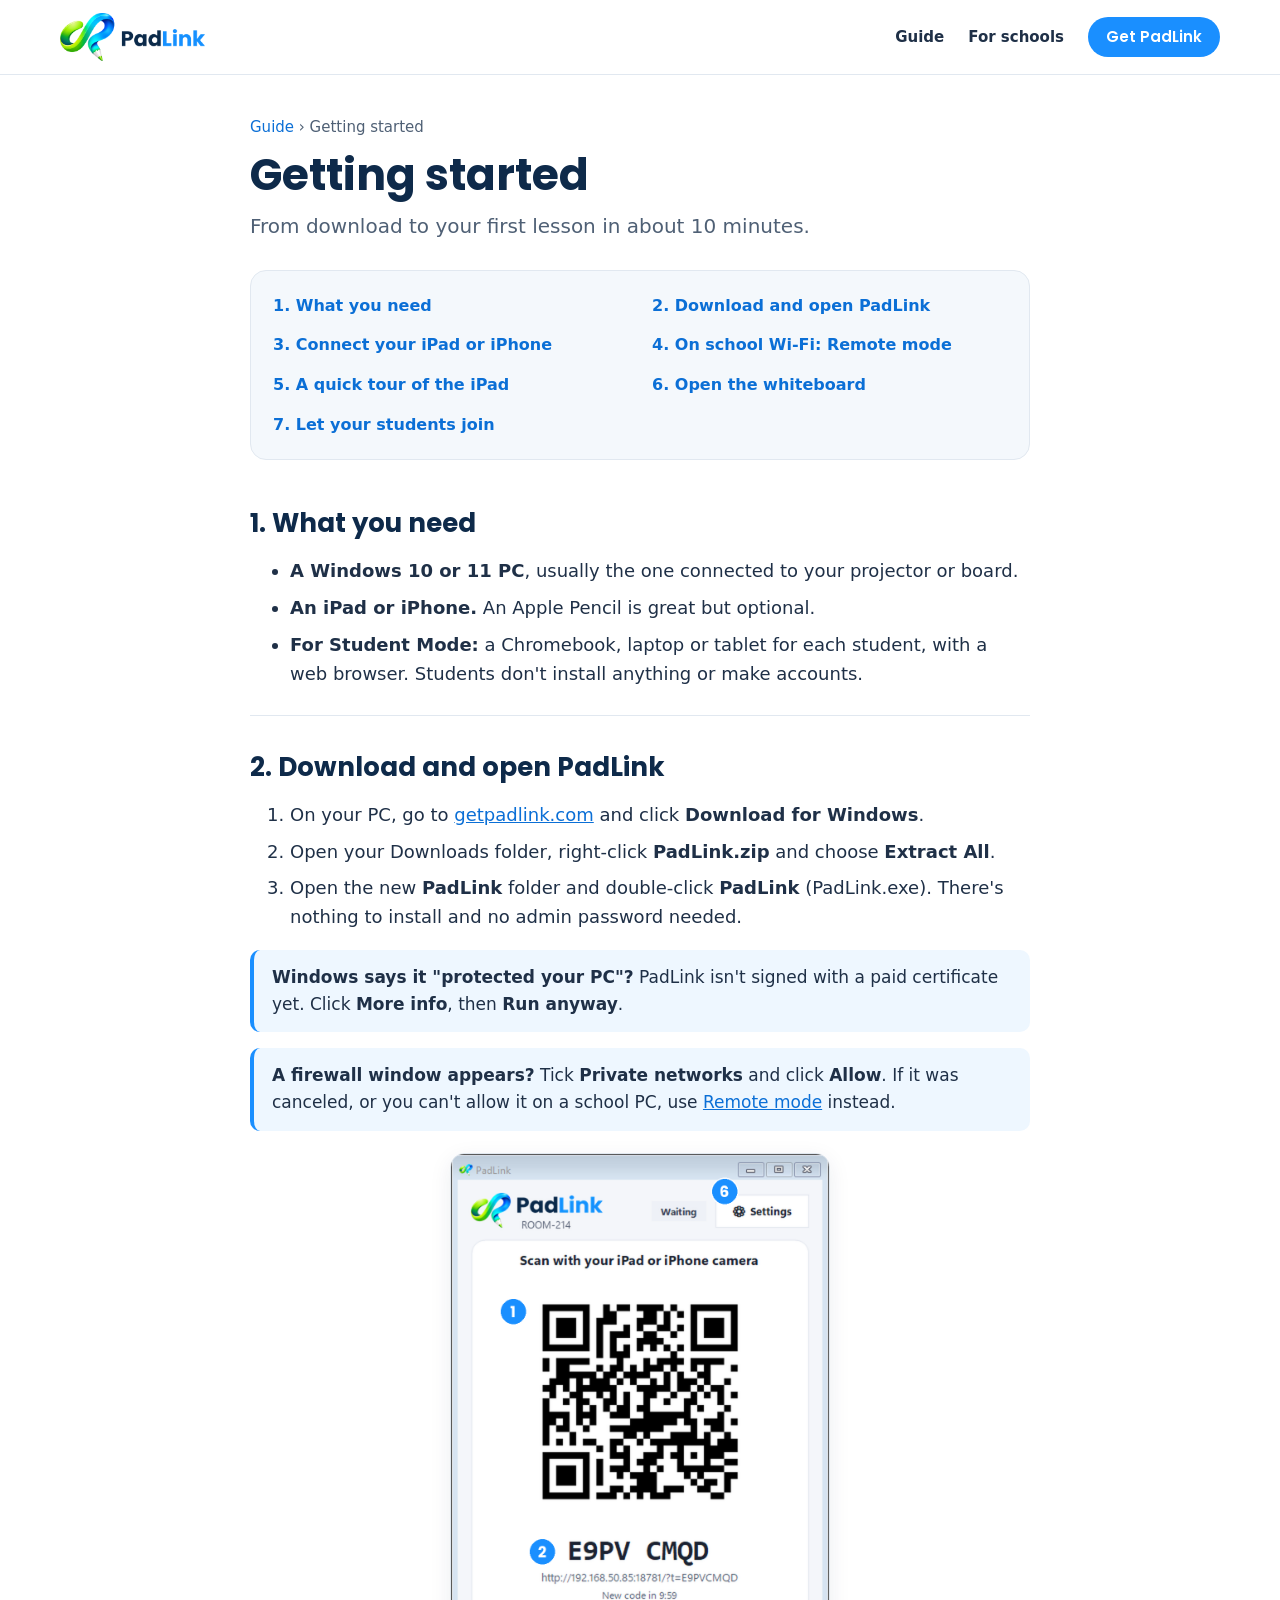
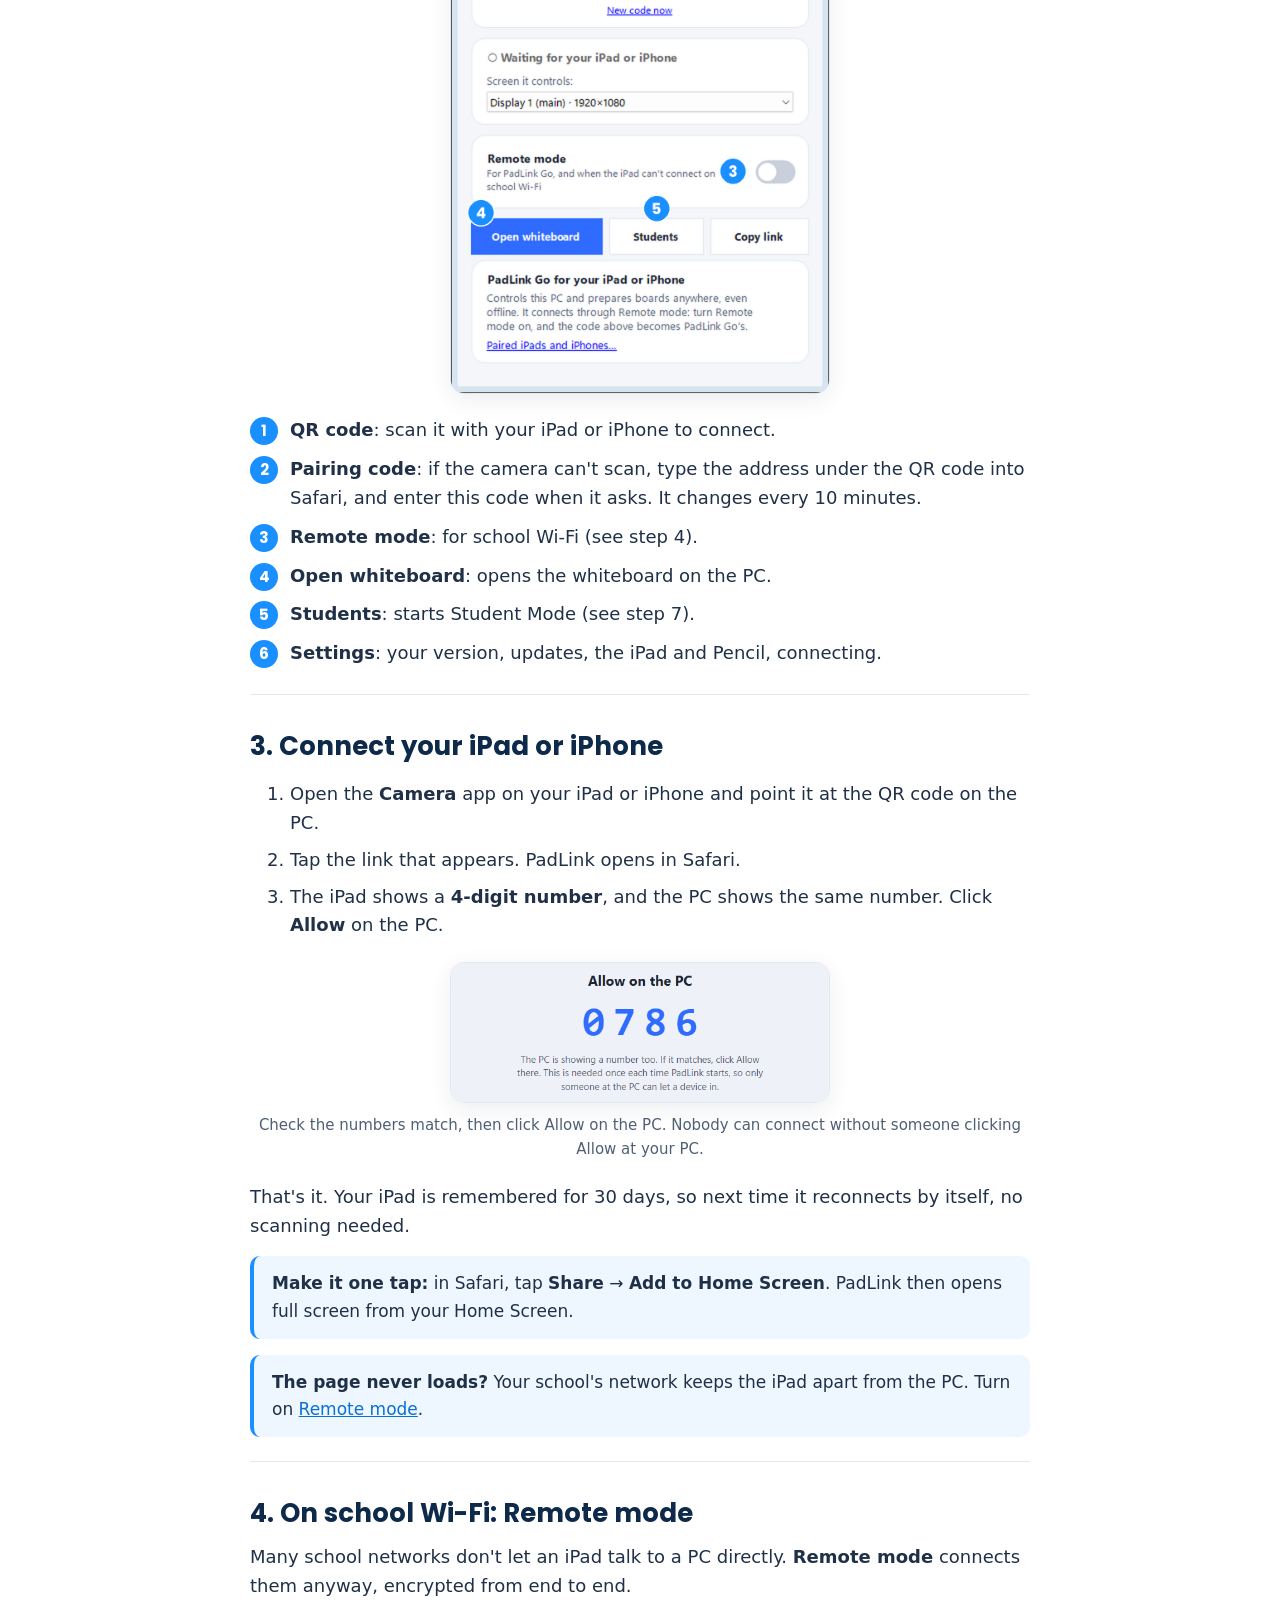
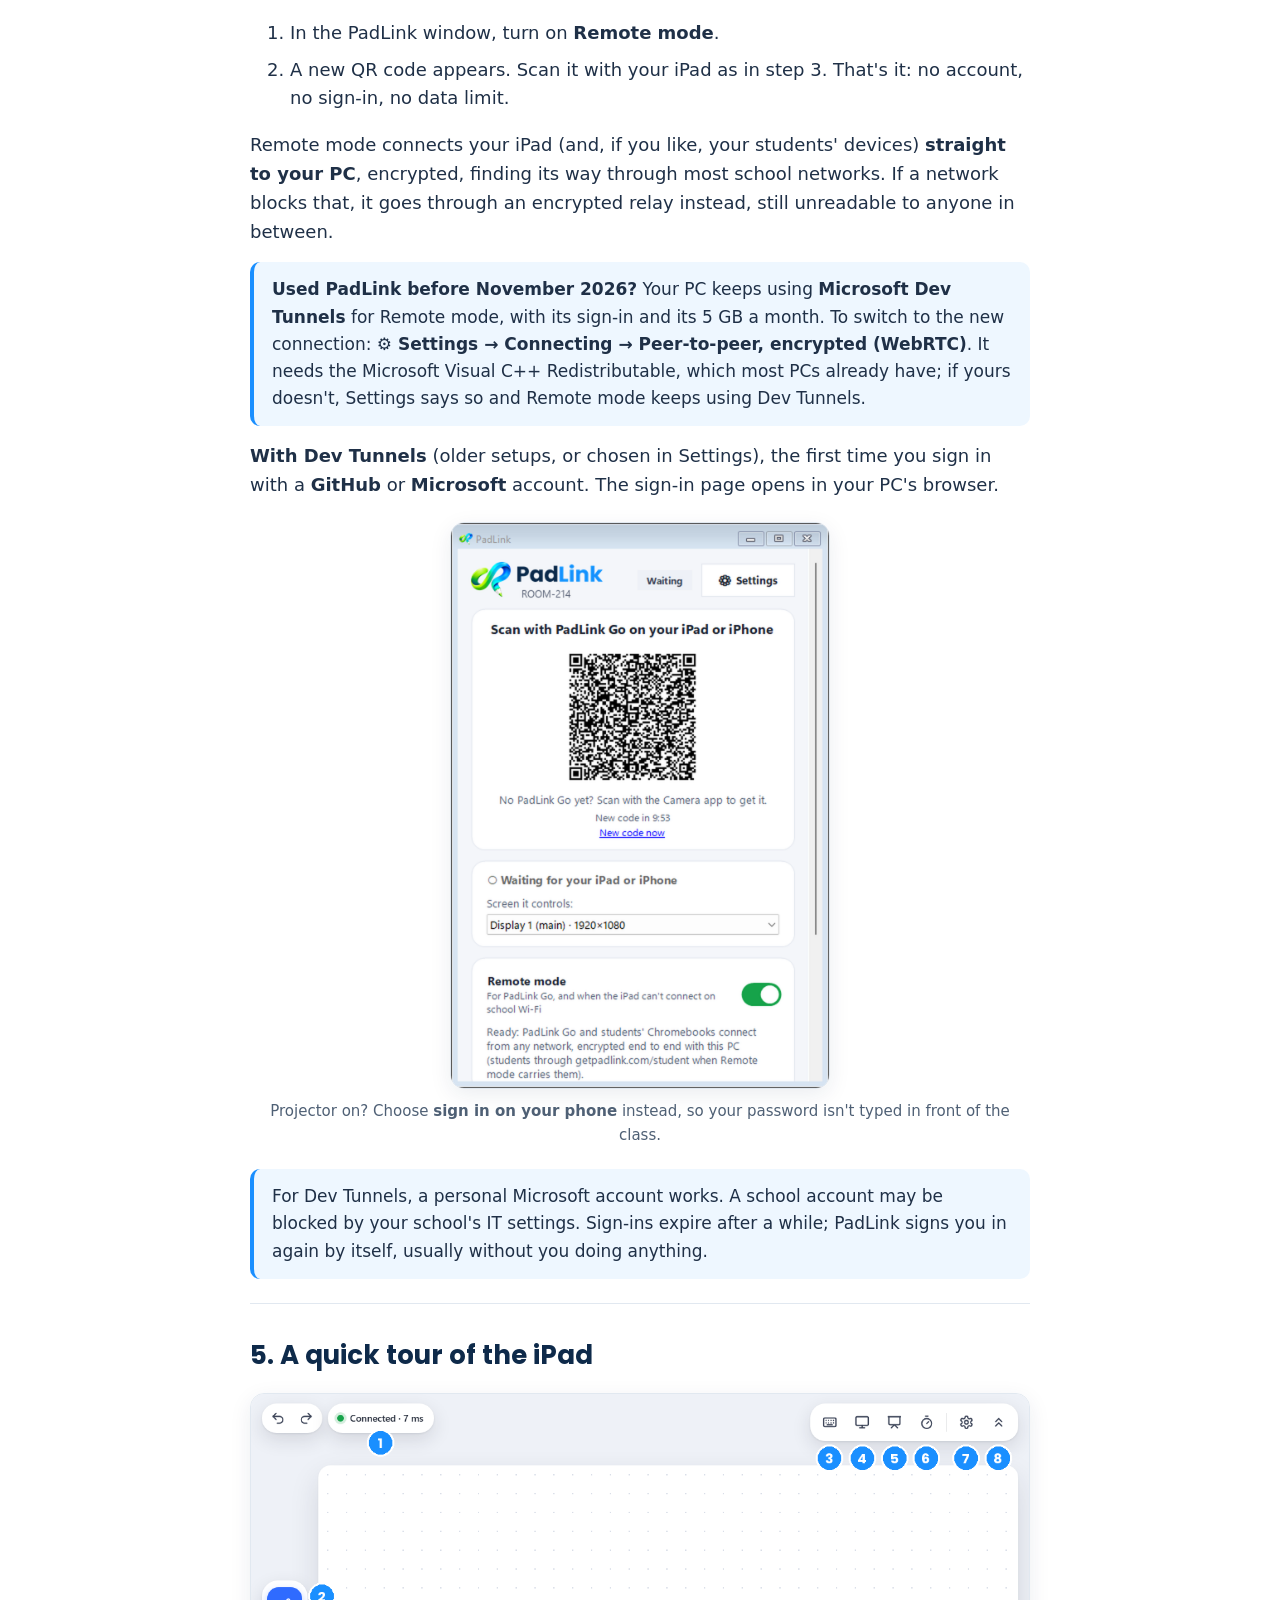
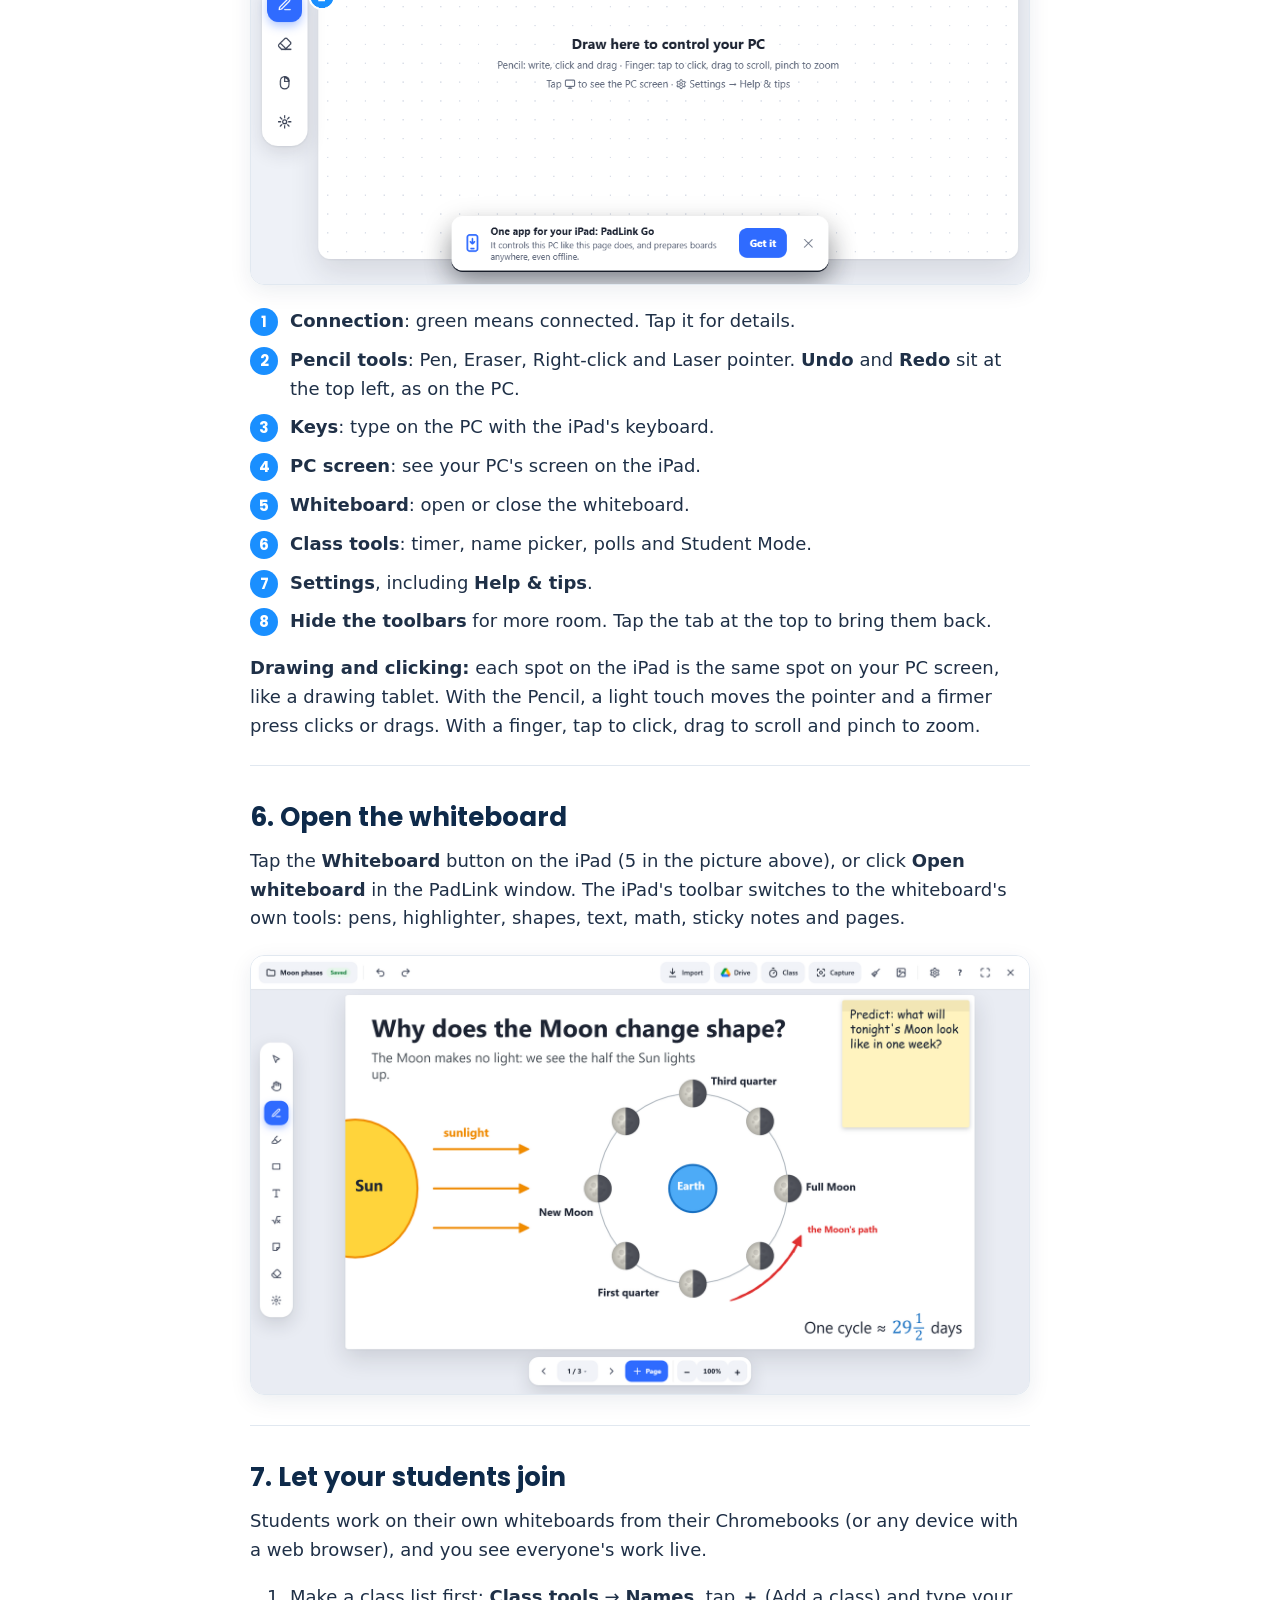
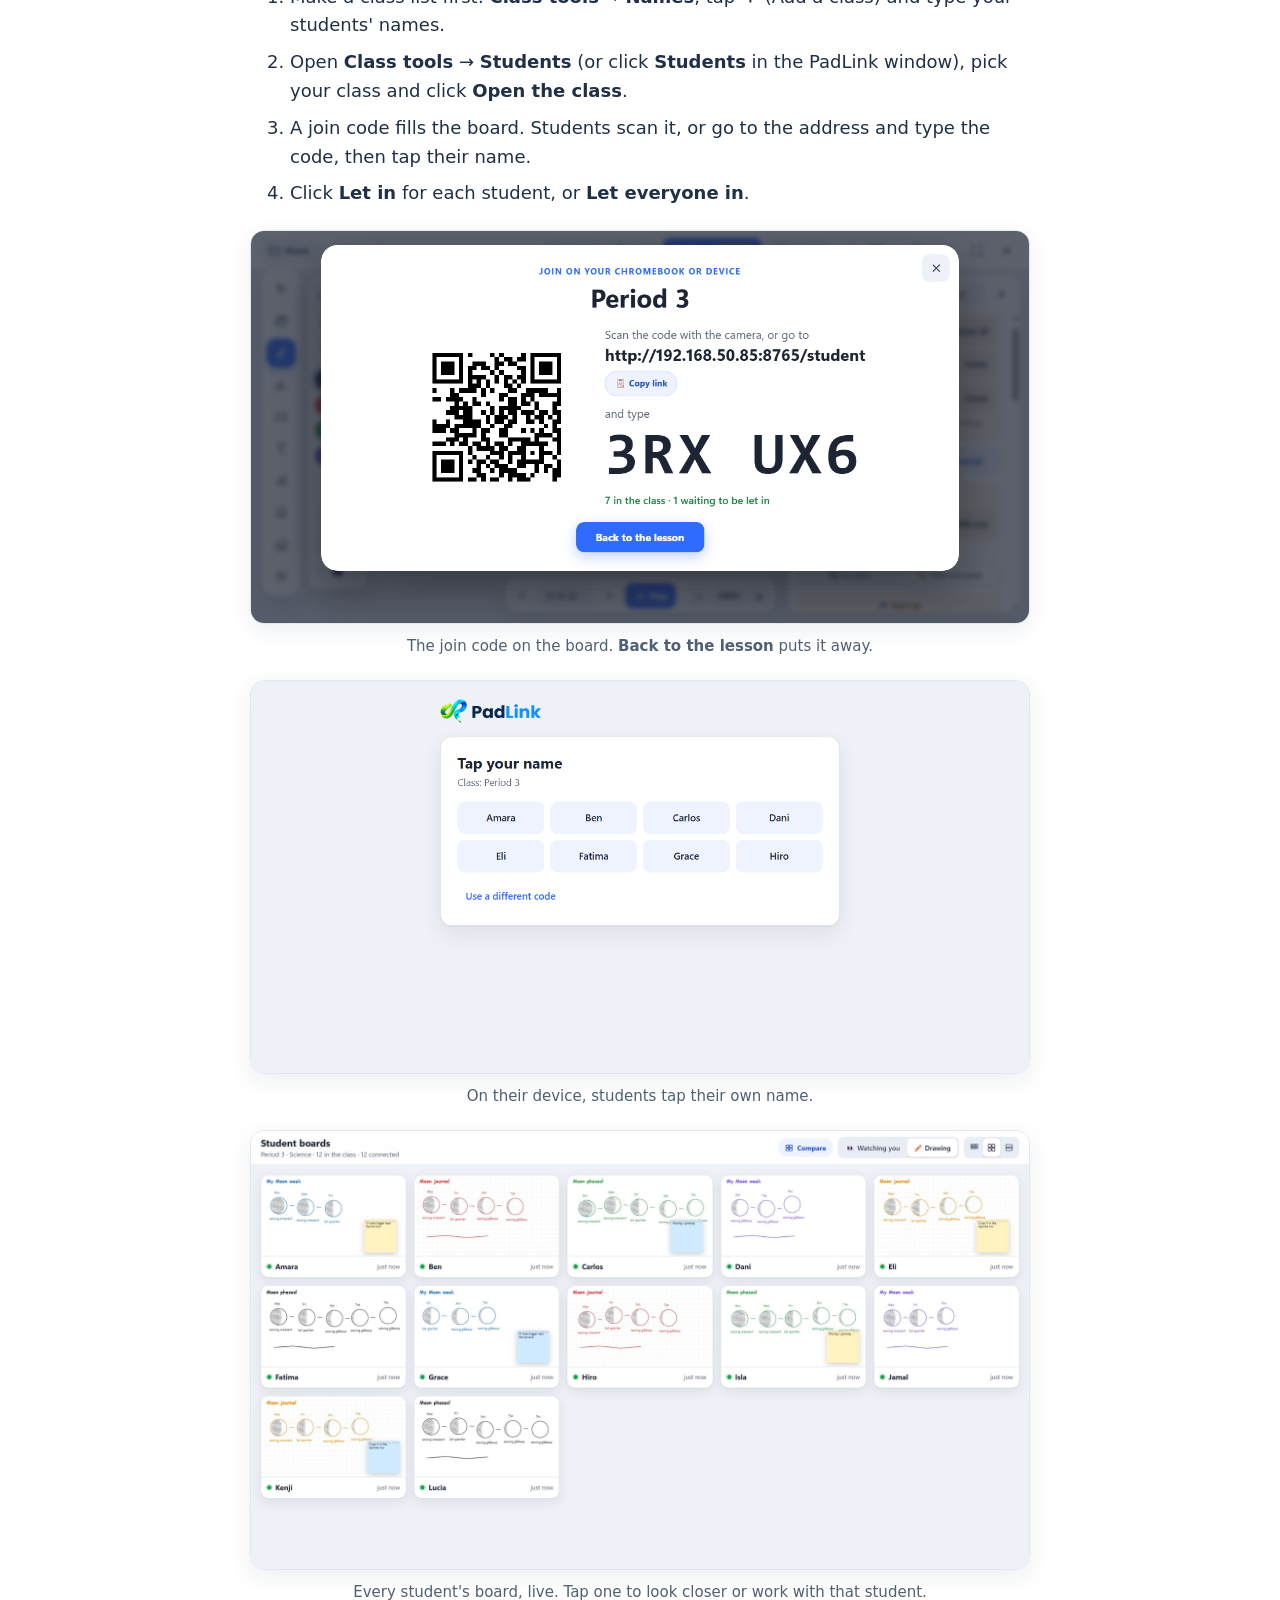
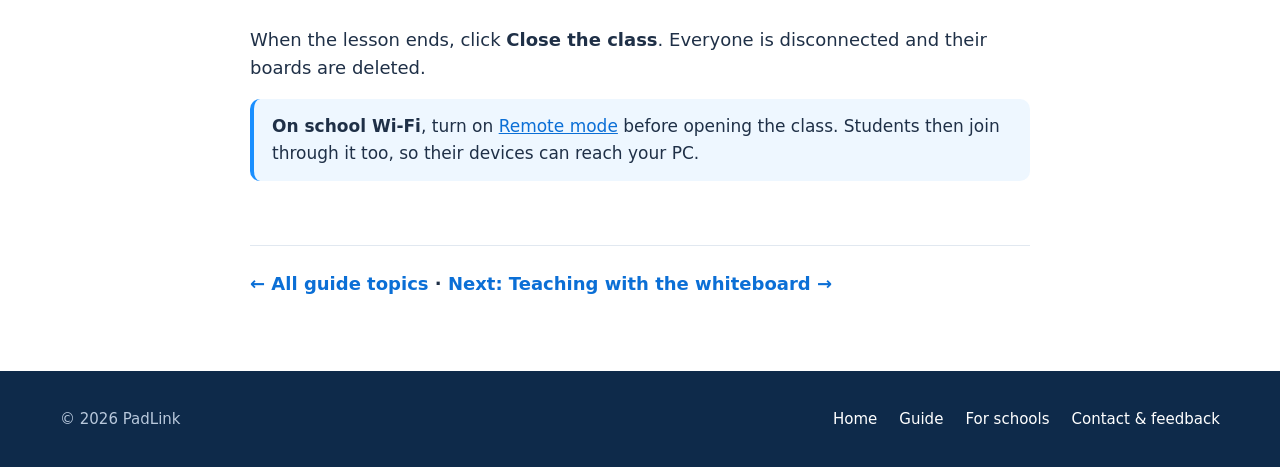
<file: guide/getting-started.html>
<!doctype html>
<html lang="en">
<head>
<meta charset="utf-8">
<meta name="viewport" content="width=device-width, initial-scale=1">
<title>Getting started · PadLink guide</title>
<meta name="description" content="Download PadLink, connect your iPad or iPhone, open the whiteboard and let your students join, step by step.">
<meta property="og:title" content="Getting started · PadLink guide">
<meta property="og:site_name" content="PadLink">
<meta property="og:type" content="website">
<meta property="og:image" content="https://getpadlink.com/img/share.png?v=3">
<meta property="og:image:width" content="1200">
<meta property="og:image:height" content="630">
<meta property="og:image:alt" content="PadLink: your classroom tools, together in one free app. An iPad and the classroom whiteboard showing the same Moon phases lesson">
<meta name="twitter:card" content="summary_large_image">
<meta property="og:description" content="Download PadLink, connect your iPad or iPhone, open the whiteboard and let your students join, step by step.">
<meta property="og:url" content="https://getpadlink.com/guide/getting-started.html">
<link rel="icon" href="../favicon.ico" sizes="any">
<link rel="apple-touch-icon" href="../apple-touch-icon.png">
<link rel="stylesheet" href="../style.css">
</head>
<body>

<header class="top">
  <div class="wrap">
    <a href="../"><img src="../img/padlink-logo.png" alt="PadLink"></a>
    <nav>
      <a class="wide" href="./">Guide</a>
      <a class="wide" href="../schools.html">For schools</a>
      <a class="btn primary small" href="../#get">Get PadLink</a>
    </nav>
  </div>
</header>

<main class="guide">
  <p class="crumbs"><a href="./">Guide</a> › Getting started</p>
  <h1>Getting started</h1>
  <p class="intro">From download to your first lesson in about 10 minutes.</p>

  <nav class="toc" aria-label="On this page">
    <a href="#need">1. What you need</a>
    <a href="#download">2. Download and open PadLink</a>
    <a href="#connect">3. Connect your iPad or iPhone</a>
    <a href="#remote">4. On school Wi-Fi: Remote mode</a>
    <a href="#tour">5. A quick tour of the iPad</a>
    <a href="#whiteboard">6. Open the whiteboard</a>
    <a href="#students">7. Let your students join</a>
  </nav>

  <section id="need">
    <h2>1. What you need</h2>
    <ul>
      <li><b>A Windows 10 or 11 PC</b>, usually the one connected to your projector or board.</li>
      <li><b>An iPad or iPhone.</b> An Apple Pencil is great but optional.</li>
      <li><b>For Student Mode:</b> a Chromebook, laptop or tablet for each student, with a web browser. Students don't install anything or make accounts.</li>
    </ul>
  </section>

  <section id="download">
    <h2>2. Download and open PadLink</h2>
    <ol>
      <li>On your PC, go to <a href="../#get">getpadlink.com</a> and click <b>Download for Windows</b>.</li>
      <li>Open your Downloads folder, right-click <b>PadLink.zip</b> and choose <b>Extract All</b>.</li>
      <li>Open the new <b>PadLink</b> folder and double-click <b>PadLink</b> (PadLink.exe). There's nothing to install and no admin password needed.</li>
    </ol>
    <div class="tip"><b>Windows says it "protected your PC"?</b> PadLink isn't signed with a paid certificate yet. Click <b>More info</b>, then <b>Run anyway</b>.</div>
    <div class="tip"><b>A firewall window appears?</b> Tick <b>Private networks</b> and click <b>Allow</b>. If it was canceled, or you can't allow it on a school PC, use <a href="#remote">Remote mode</a> instead.</div>

    <figure class="shot narrow">
      <img src="../img/guide/pc-window.png" alt="The PadLink window on the PC, with a QR code and a pairing code">
    </figure>
    <ol class="marks">
      <li><b>QR code</b>: scan it with your iPad or iPhone to connect.</li>
      <li><b>Pairing code</b>: if the camera can't scan, type the address under the QR code into Safari, and enter this code when it asks. It changes every 10 minutes.</li>
      <li><b>Remote mode</b>: for school Wi-Fi (see step 4).</li>
      <li><b>Open whiteboard</b>: opens the whiteboard on the PC.</li>
      <li><b>Students</b>: starts Student Mode (see step 7).</li>
      <li><b>Settings</b>: your version, updates, the iPad and Pencil, connecting.</li>
    </ol>
  </section>

  <section id="connect">
    <h2>3. Connect your iPad or iPhone</h2>
    <ol>
      <li>Open the <b>Camera</b> app on your iPad or iPhone and point it at the QR code on the PC.</li>
      <li>Tap the link that appears. PadLink opens in Safari.</li>
      <li>The iPad shows a <b>4-digit number</b>, and the PC shows the same number. Click <b>Allow</b> on the PC.</li>
    </ol>
    <figure class="shot narrow">
      <img src="../img/guide/ipad-allow.png" alt="The iPad showing Allow on the PC with a 4-digit number">
      <figcaption>Check the numbers match, then click Allow on the PC. Nobody can connect without someone clicking Allow at your PC.</figcaption>
    </figure>
    <p>That's it. Your iPad is remembered for 30 days, so next time it reconnects by itself, no scanning needed.</p>
    <div class="tip"><b>Make it one tap:</b> in Safari, tap <b>Share</b> → <b>Add to Home Screen</b>. PadLink then opens full screen from your Home Screen.</div>
    <div class="tip"><b>The page never loads?</b> Your school's network keeps the iPad apart from the PC. Turn on <a href="#remote">Remote mode</a>.</div>
  </section>

  <section id="remote">
    <h2>4. On school Wi-Fi: Remote mode</h2>
    <p>Many school networks don't let an iPad talk to a PC directly. <b>Remote mode</b> connects them anyway, encrypted from end to end.</p>
    <ol>
      <li>In the PadLink window, turn on <b>Remote mode</b>.</li>
      <li>A new QR code appears. Scan it with your iPad as in step 3. That's it: no account, no sign-in, no data limit.</li>
    </ol>
    <p>Remote mode connects your iPad (and, if you like, your students' devices) <b>straight to your PC</b>, encrypted, finding its way through most school networks. If a network blocks that, it goes through an encrypted relay instead, still unreadable to anyone in between.</p>
    <div class="tip"><b>Used PadLink before November 2026?</b> Your PC keeps using <b>Microsoft Dev Tunnels</b> for Remote mode, with its sign-in and its 5 GB a month. To switch to the new connection: <b>⚙ Settings → Connecting → Peer-to-peer, encrypted (WebRTC)</b>. It needs the Microsoft Visual C++ Redistributable, which most PCs already have; if yours doesn't, Settings says so and Remote mode keeps using Dev Tunnels.</div>
    <p><b>With Dev Tunnels</b> (older setups, or chosen in Settings), the first time you sign in with a <b>GitHub</b> or <b>Microsoft</b> account. The sign-in page opens in your PC's browser.</p>
    <figure class="shot narrow">
      <img src="../img/guide/pc-signin.png" alt="The PadLink window asking to sign in with GitHub or Microsoft for Remote mode">
      <figcaption>Projector on? Choose <b>sign in on your phone</b> instead, so your password isn't typed in front of the class.</figcaption>
    </figure>
    <div class="tip">For Dev Tunnels, a personal Microsoft account works. A school account may be blocked by your school's IT settings. Sign-ins expire after a while; PadLink signs you in again by itself, usually without you doing anything.</div>
  </section>

  <section id="tour">
    <h2>5. A quick tour of the iPad</h2>
    <figure class="shot">
      <img src="../img/guide/ipad-controls.png" alt="The iPad page with numbered buttons">
    </figure>
    <ol class="marks">
      <li><b>Connection</b>: green means connected. Tap it for details.</li>
      <li><b>Pencil tools</b>: Pen, Eraser, Right-click and Laser pointer. <b>Undo</b> and <b>Redo</b> sit at the top left, as on the PC.</li>
      <li><b>Keys</b>: type on the PC with the iPad's keyboard.</li>
      <li><b>PC screen</b>: see your PC's screen on the iPad.</li>
      <li><b>Whiteboard</b>: open or close the whiteboard.</li>
      <li><b>Class tools</b>: timer, name picker, polls and Student Mode.</li>
      <li><b>Settings</b>, including <b>Help &amp; tips</b>.</li>
      <li><b>Hide the toolbars</b> for more room. Tap the tab at the top to bring them back.</li>
    </ol>
    <p><b>Drawing and clicking:</b> each spot on the iPad is the same spot on your PC screen, like a drawing tablet. With the Pencil, a light touch moves the pointer and a firmer press clicks or drags. With a finger, tap to click, drag to scroll and pinch to zoom.</p>
  </section>

  <section id="whiteboard">
    <h2>6. Open the whiteboard</h2>
    <p>Tap the <b>Whiteboard</b> button on the iPad (5 in the picture above), or click <b>Open whiteboard</b> in the PadLink window. The iPad's toolbar switches to the whiteboard's own tools: pens, highlighter, shapes, text, math, sticky notes and pages.</p>
    <figure class="shot">
      <img src="../img/guide/whiteboard.png" alt="The PadLink whiteboard on the PC with a Moon phases lesson">
    </figure>
  </section>

  <section id="students">
    <h2>7. Let your students join</h2>
    <p>Students work on their own whiteboards from their Chromebooks (or any device with a web browser), and you see everyone's work live.</p>
    <ol>
      <li>Make a class list first: <b>Class tools</b> → <b>Names</b>, tap <b>＋</b> (Add a class) and type your students' names.</li>
      <li>Open <b>Class tools</b> → <b>Students</b> (or click <b>Students</b> in the PadLink window), pick your class and click <b>Open the class</b>.</li>
      <li>A join code fills the board. Students scan it, or go to the address and type the code, then tap their name.</li>
      <li>Click <b>Let in</b> for each student, or <b>Let everyone in</b>.</li>
    </ol>
    <figure class="shot">
      <img src="../img/guide/join-code.png" alt="The join code shown over the whiteboard">
      <figcaption>The join code on the board. <b>Back to the lesson</b> puts it away.</figcaption>
    </figure>
    <figure class="shot">
      <img src="../img/guide/student-names.png" alt="A Chromebook showing the class list to tap a name">
      <figcaption>On their device, students tap their own name.</figcaption>
    </figure>
    <figure class="shot">
      <img src="../img/guide/student-grid.png" alt="The teacher's grid of every student's whiteboard">
      <figcaption>Every student's board, live. Tap one to look closer or work with that student.</figcaption>
    </figure>
    <p>When the lesson ends, click <b>Close the class</b>. Everyone is disconnected and their boards are deleted.</p>
    <div class="tip"><b>On school Wi-Fi</b>, turn on <a href="#remote">Remote mode</a> before opening the class. Students then join through it too, so their devices can reach your PC.</div>
  </section>

  <div class="next">
    <a href="./">← All guide topics</a> · <a href="whiteboard.html">Next: Teaching with the whiteboard →</a>
  </div>
</main>

<footer>
  <div class="wrap">
    <div>© 2026 PadLink</div>
    <nav>
      <a href="../">Home</a>
      <a href="./">Guide</a>
      <a href="../schools.html">For schools</a>
      <a href="../feedback.html">Contact &amp; feedback</a>
    </nav>
  </div>
</footer>
</body>
</html>
</file>
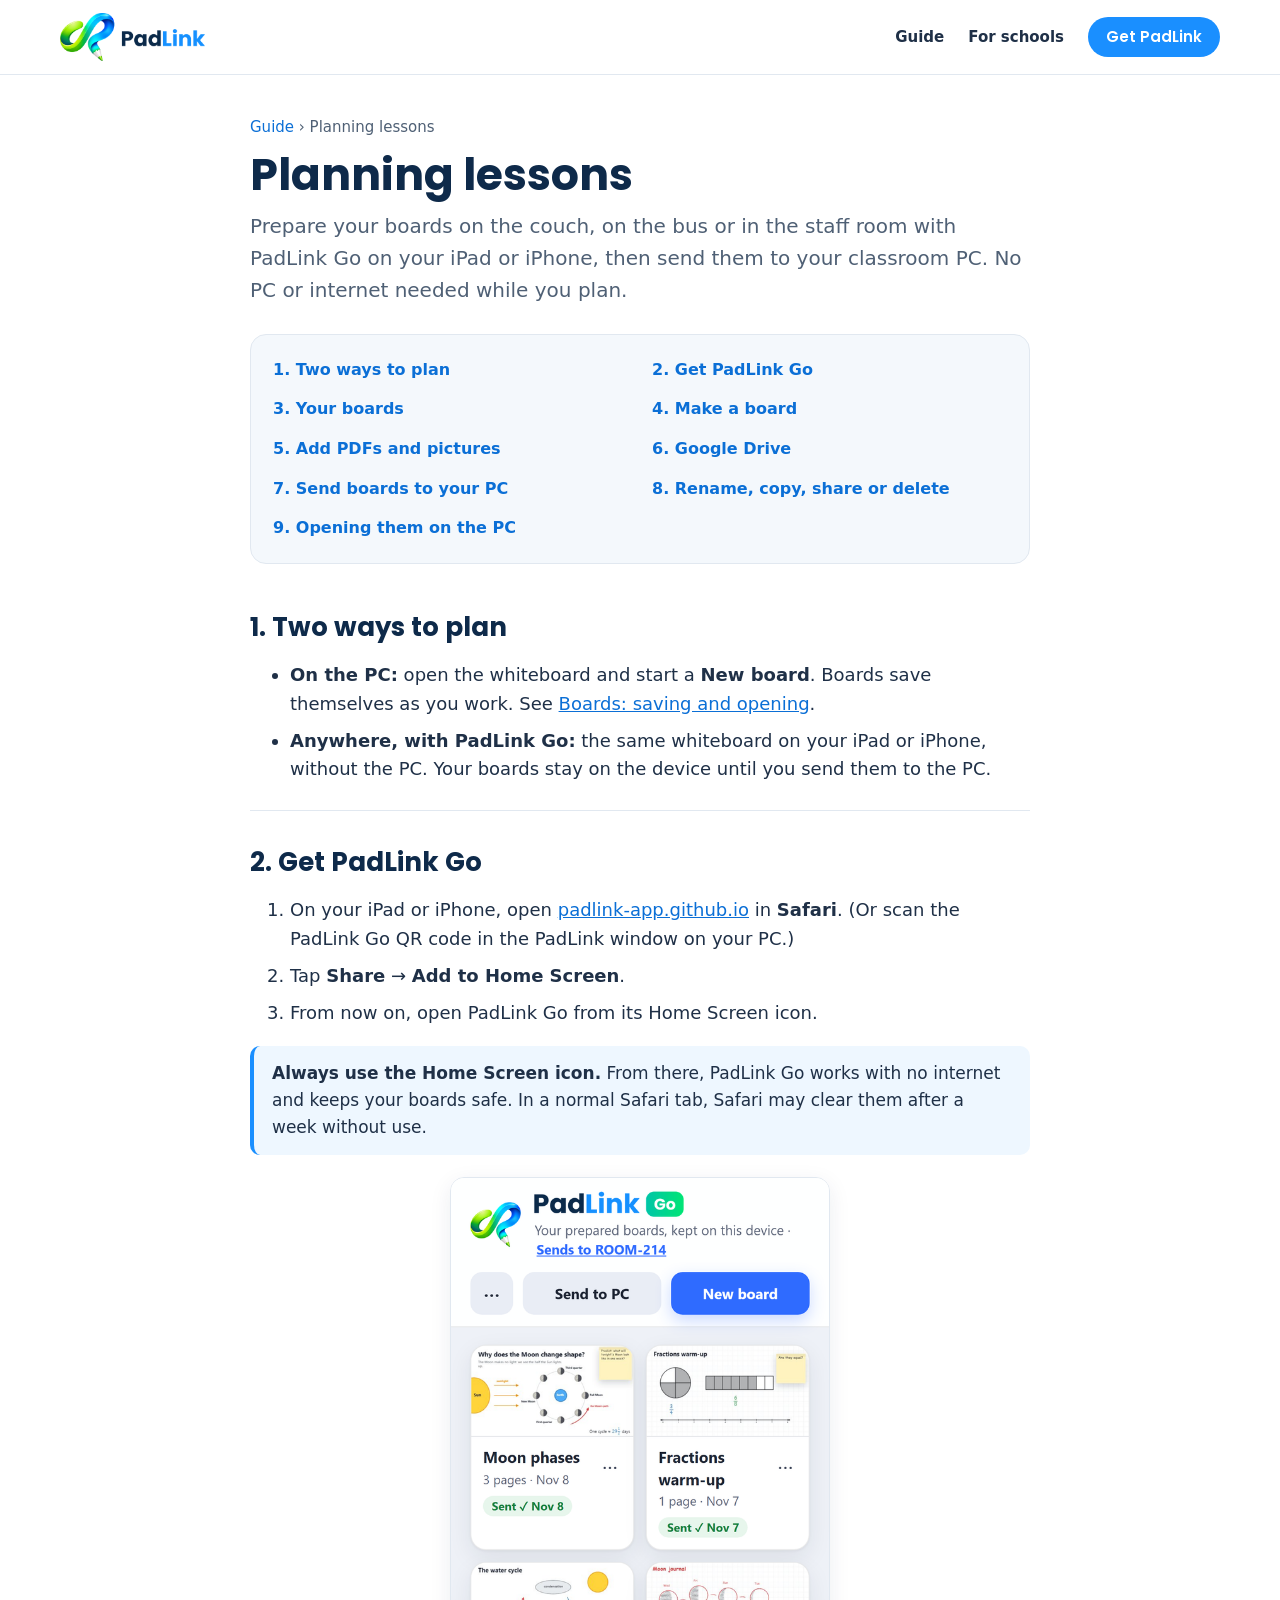
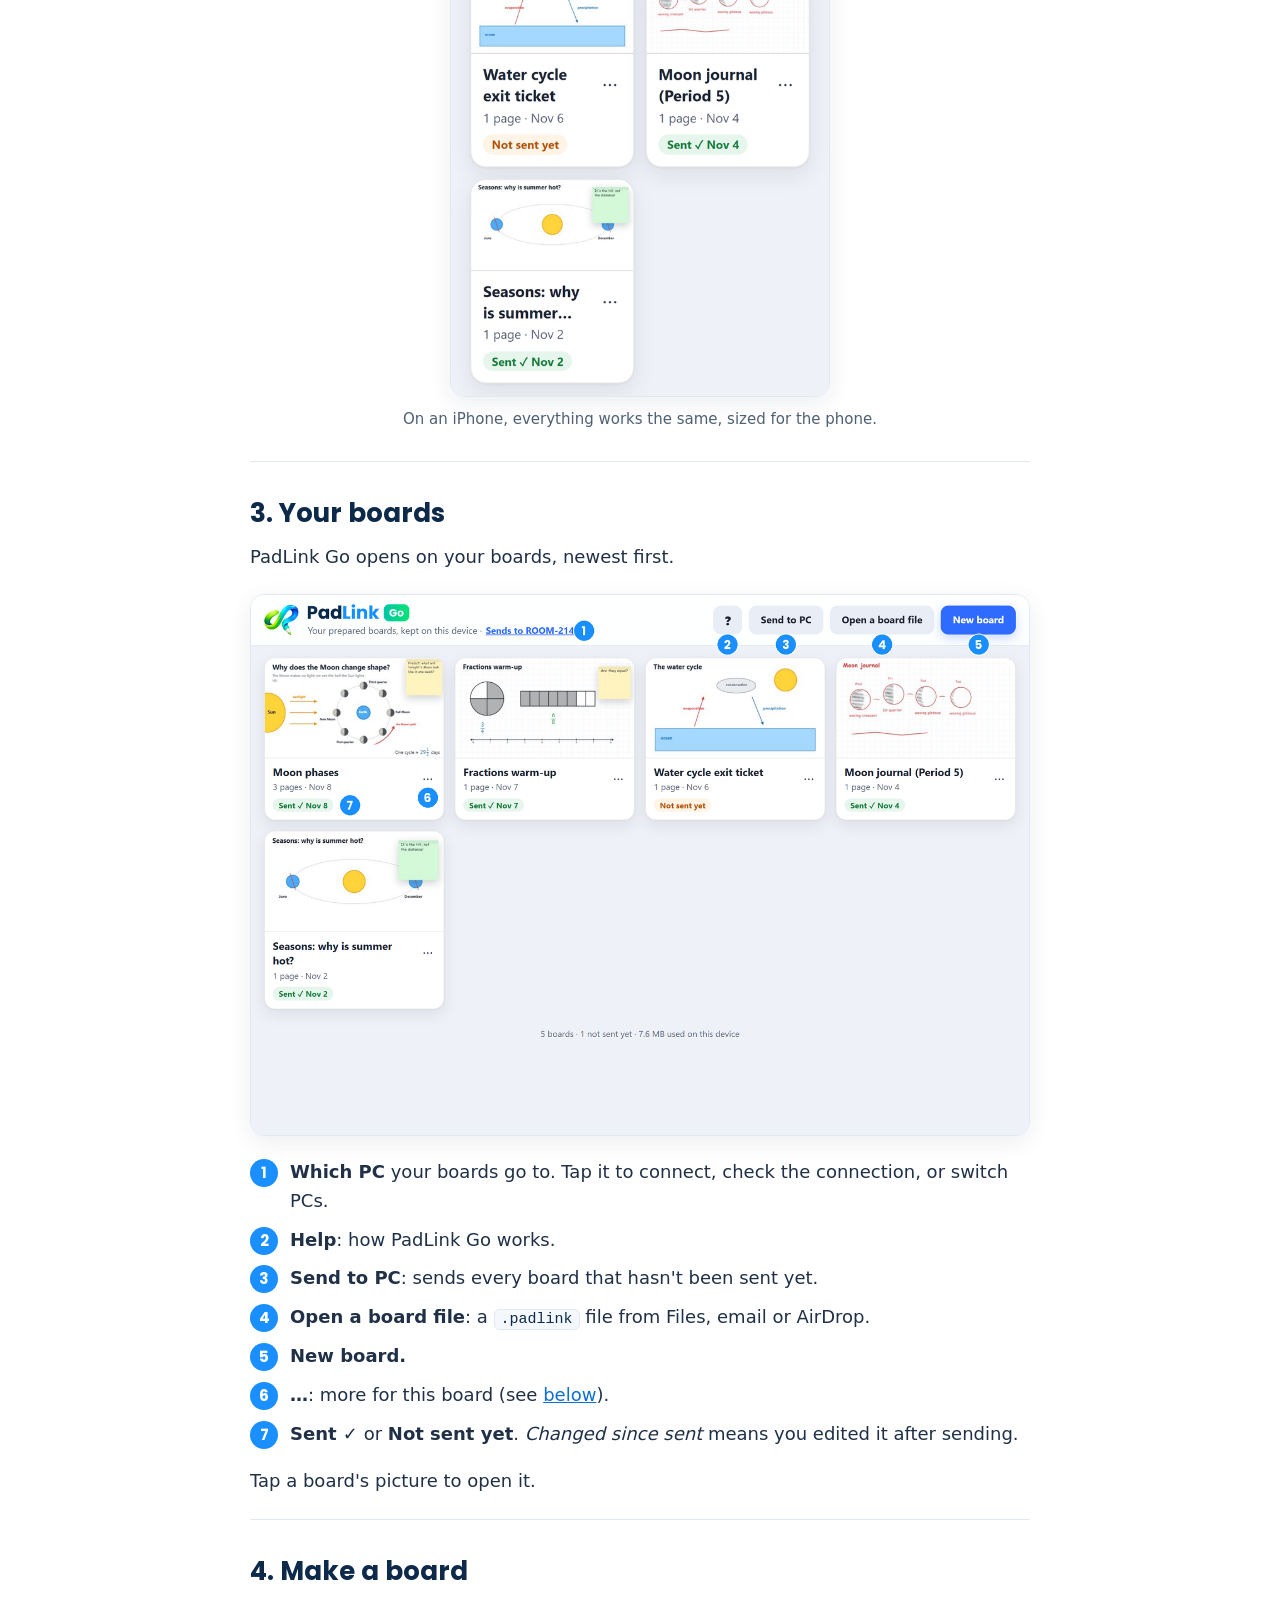
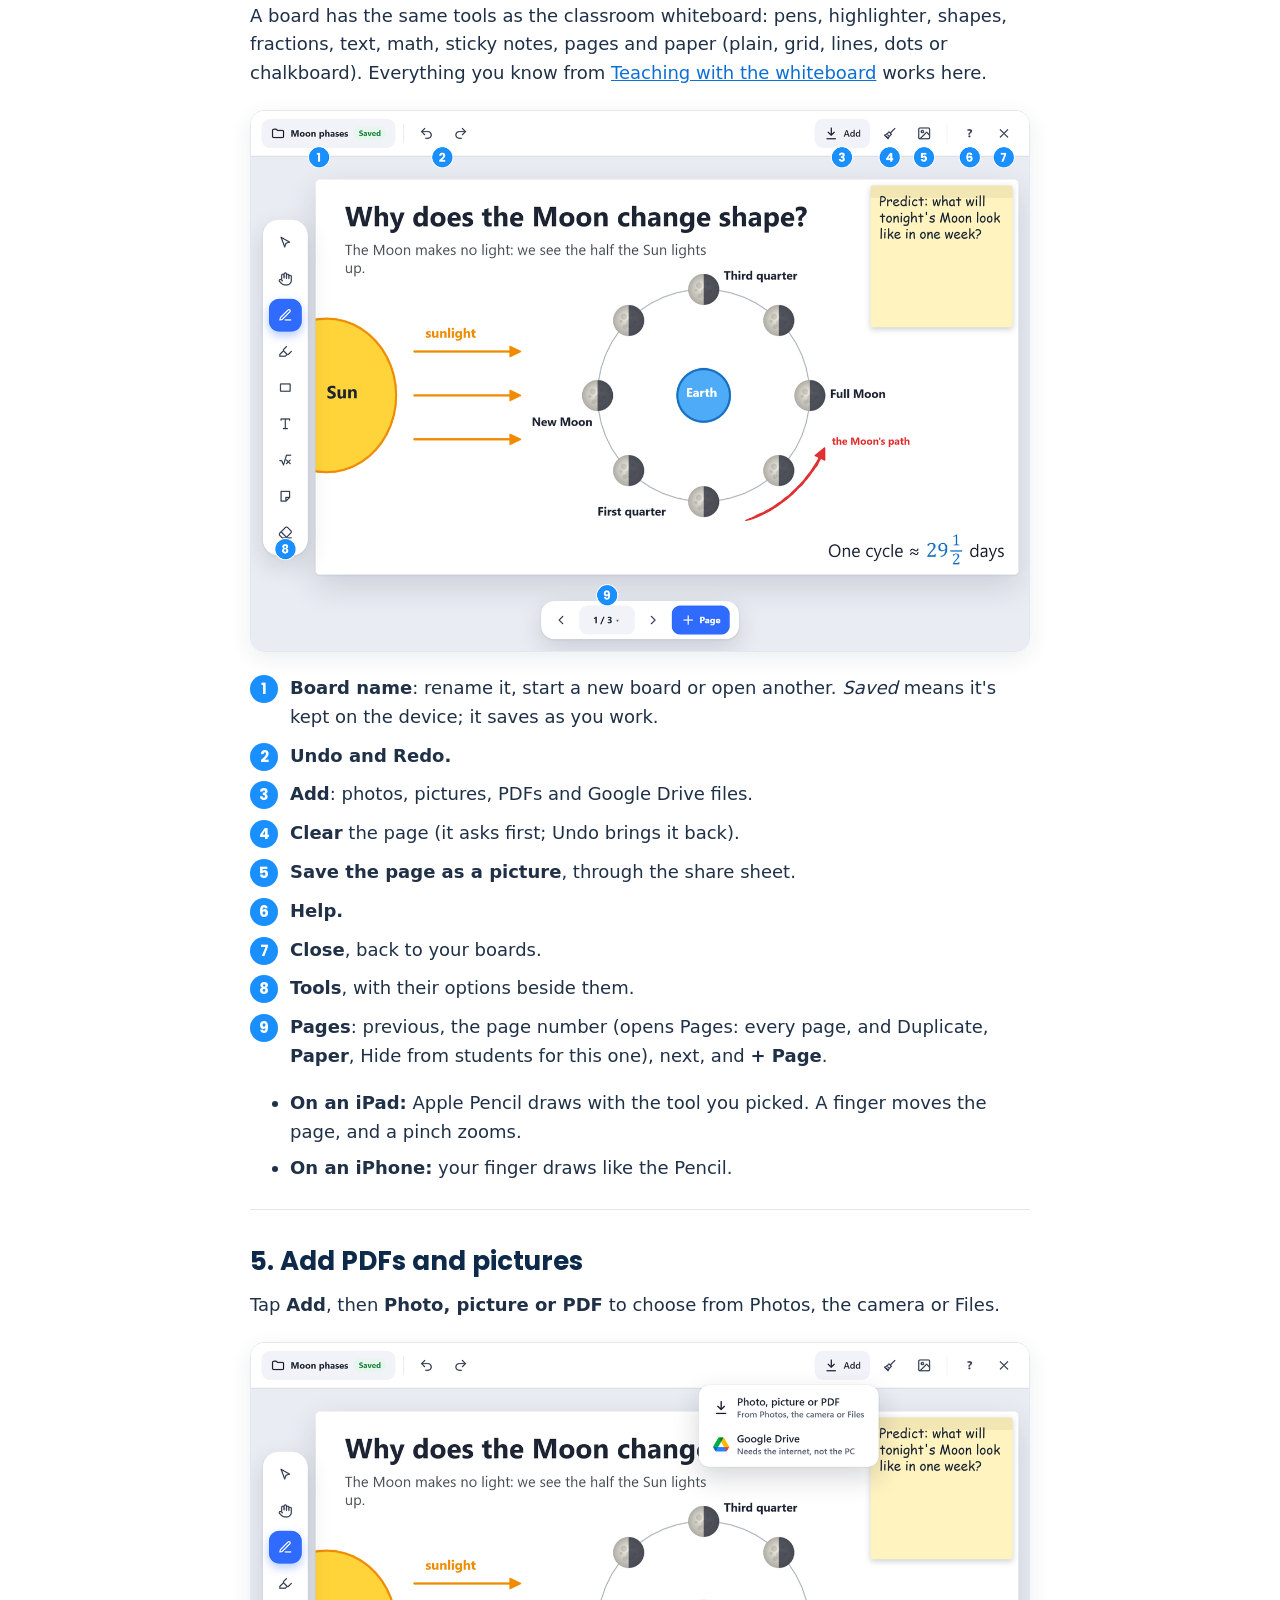
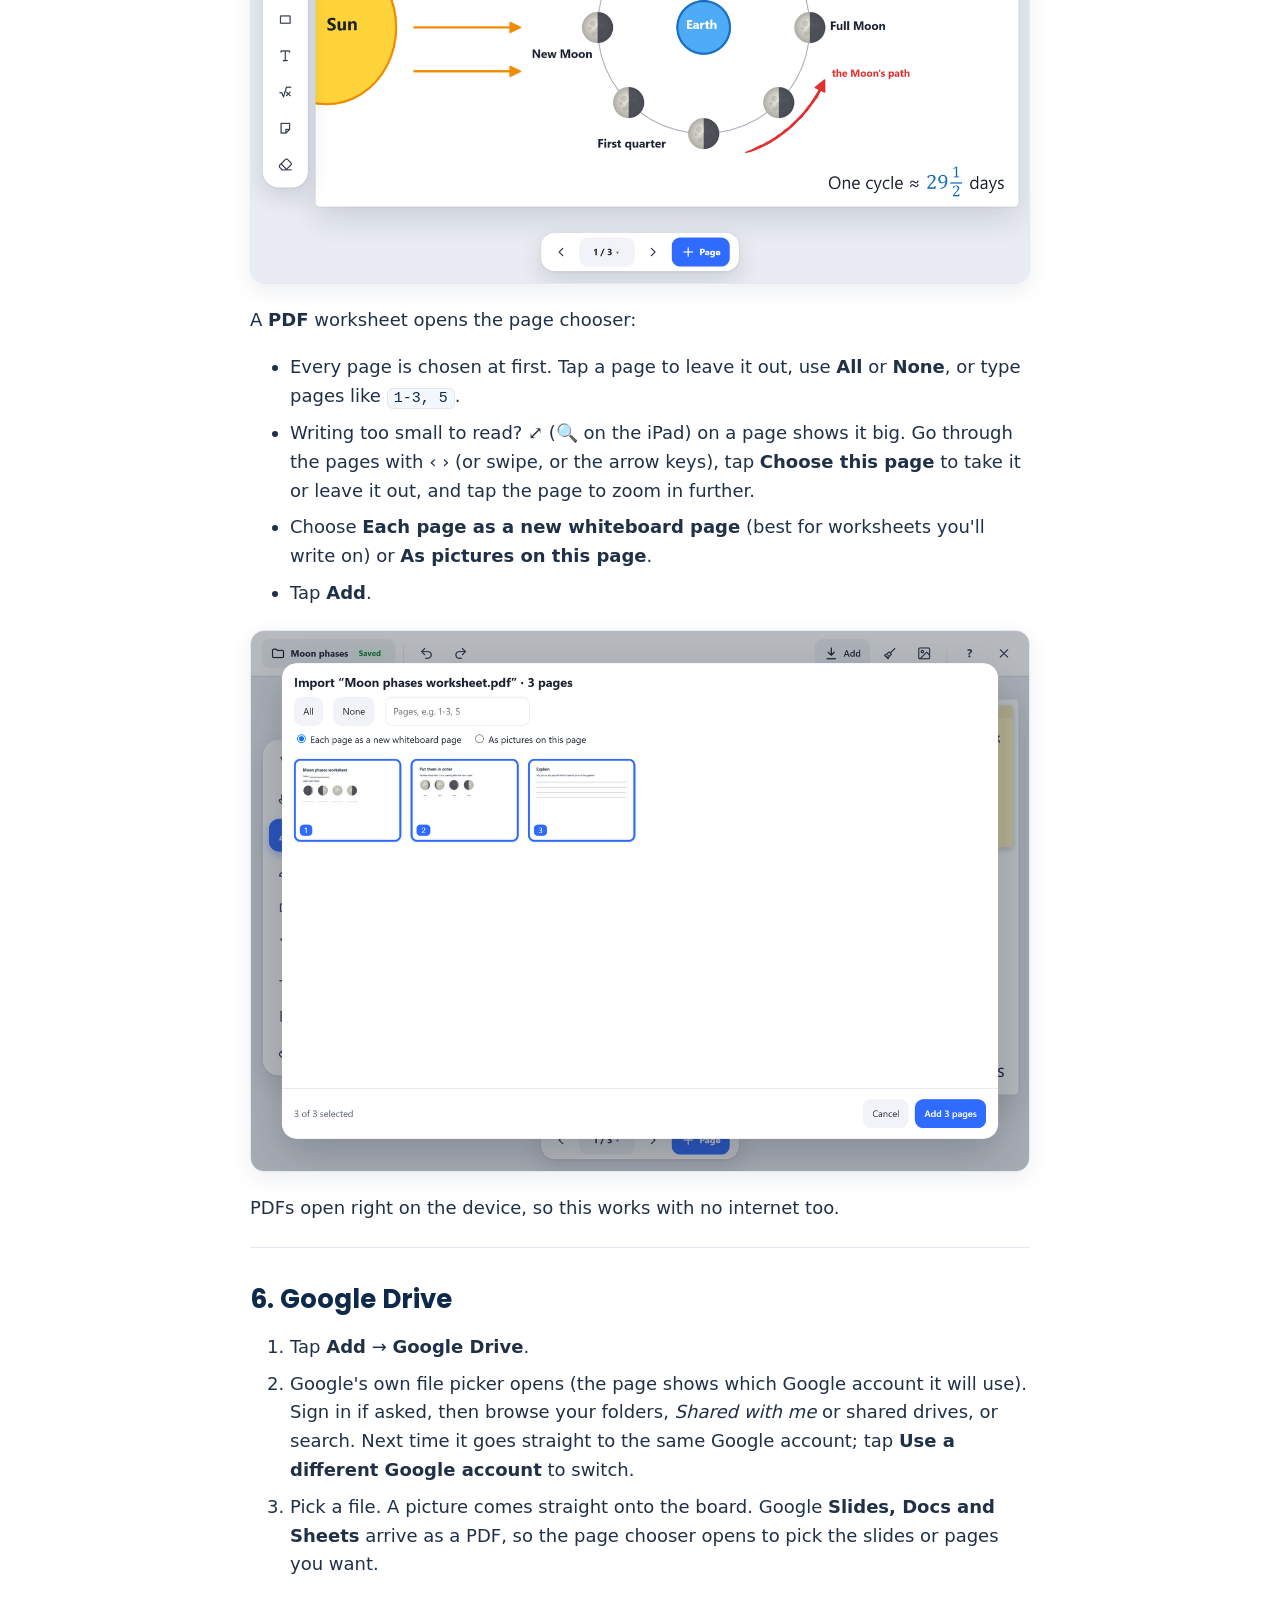
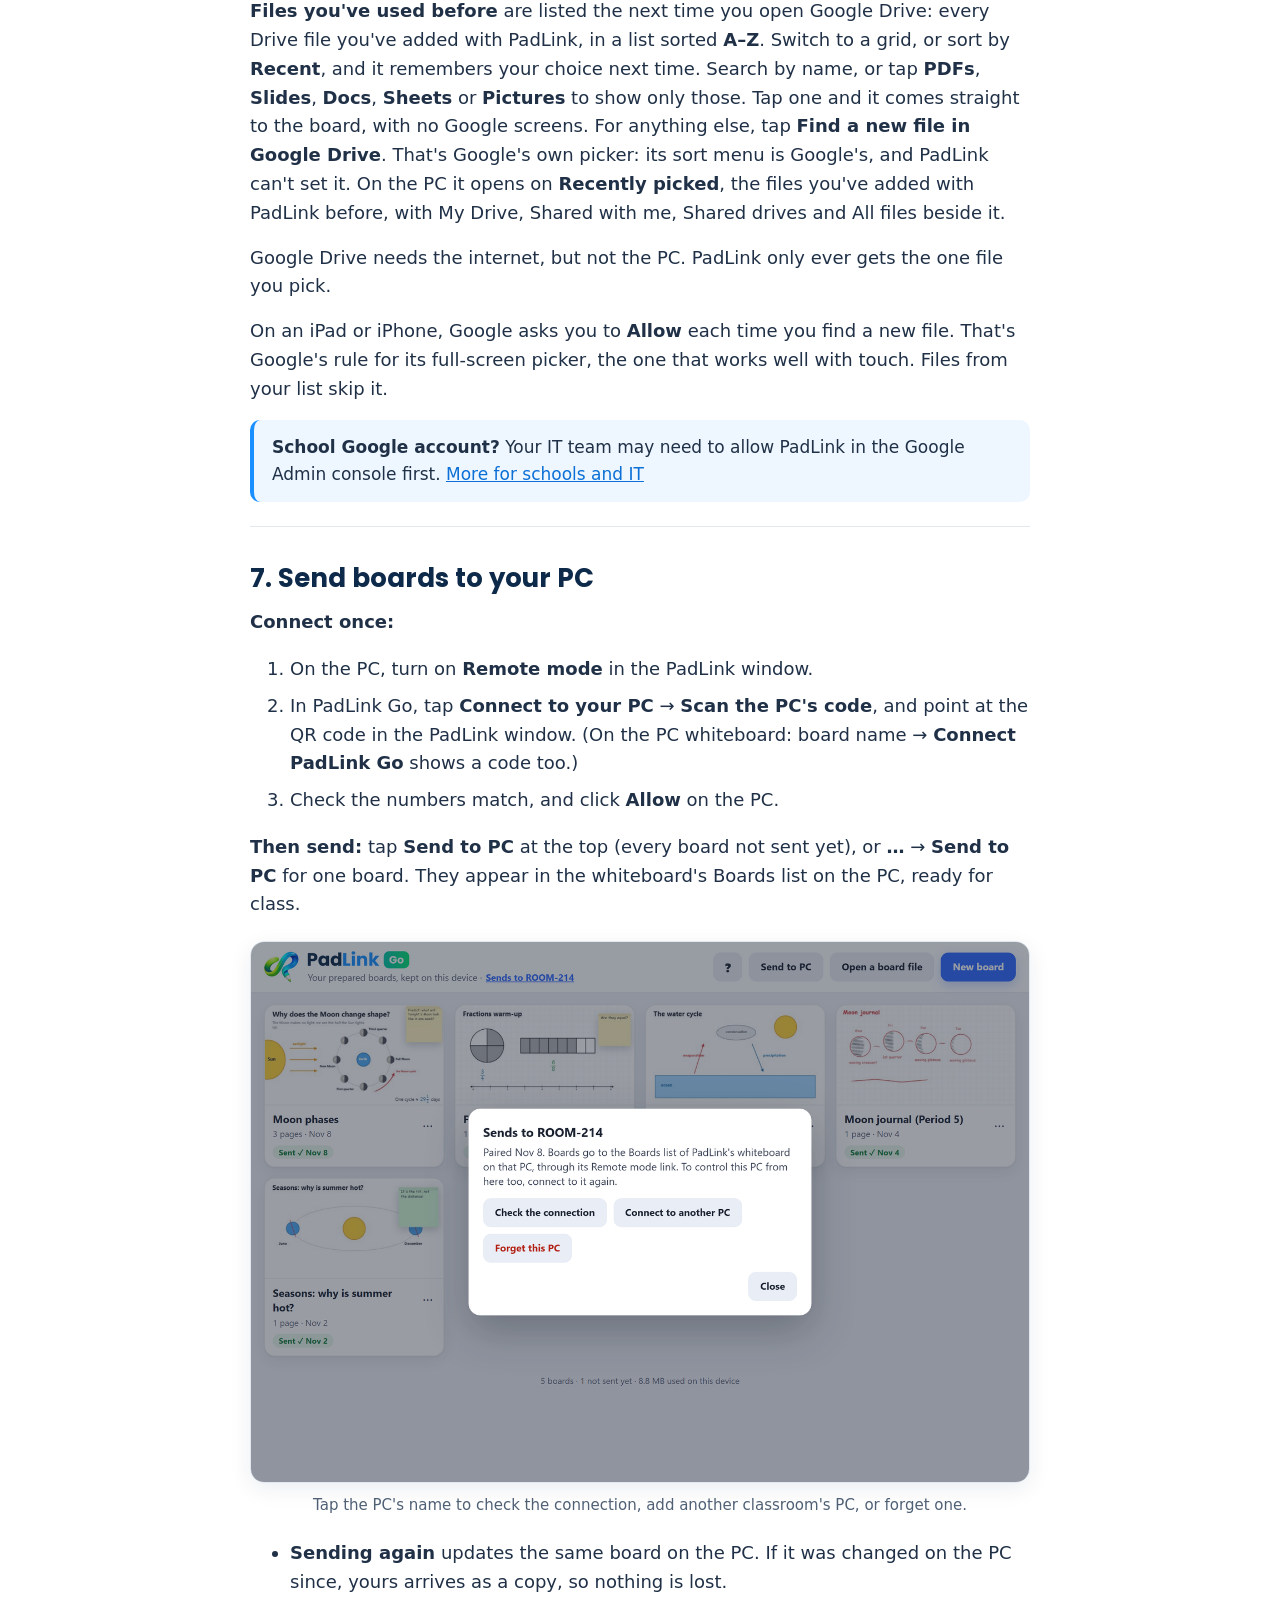
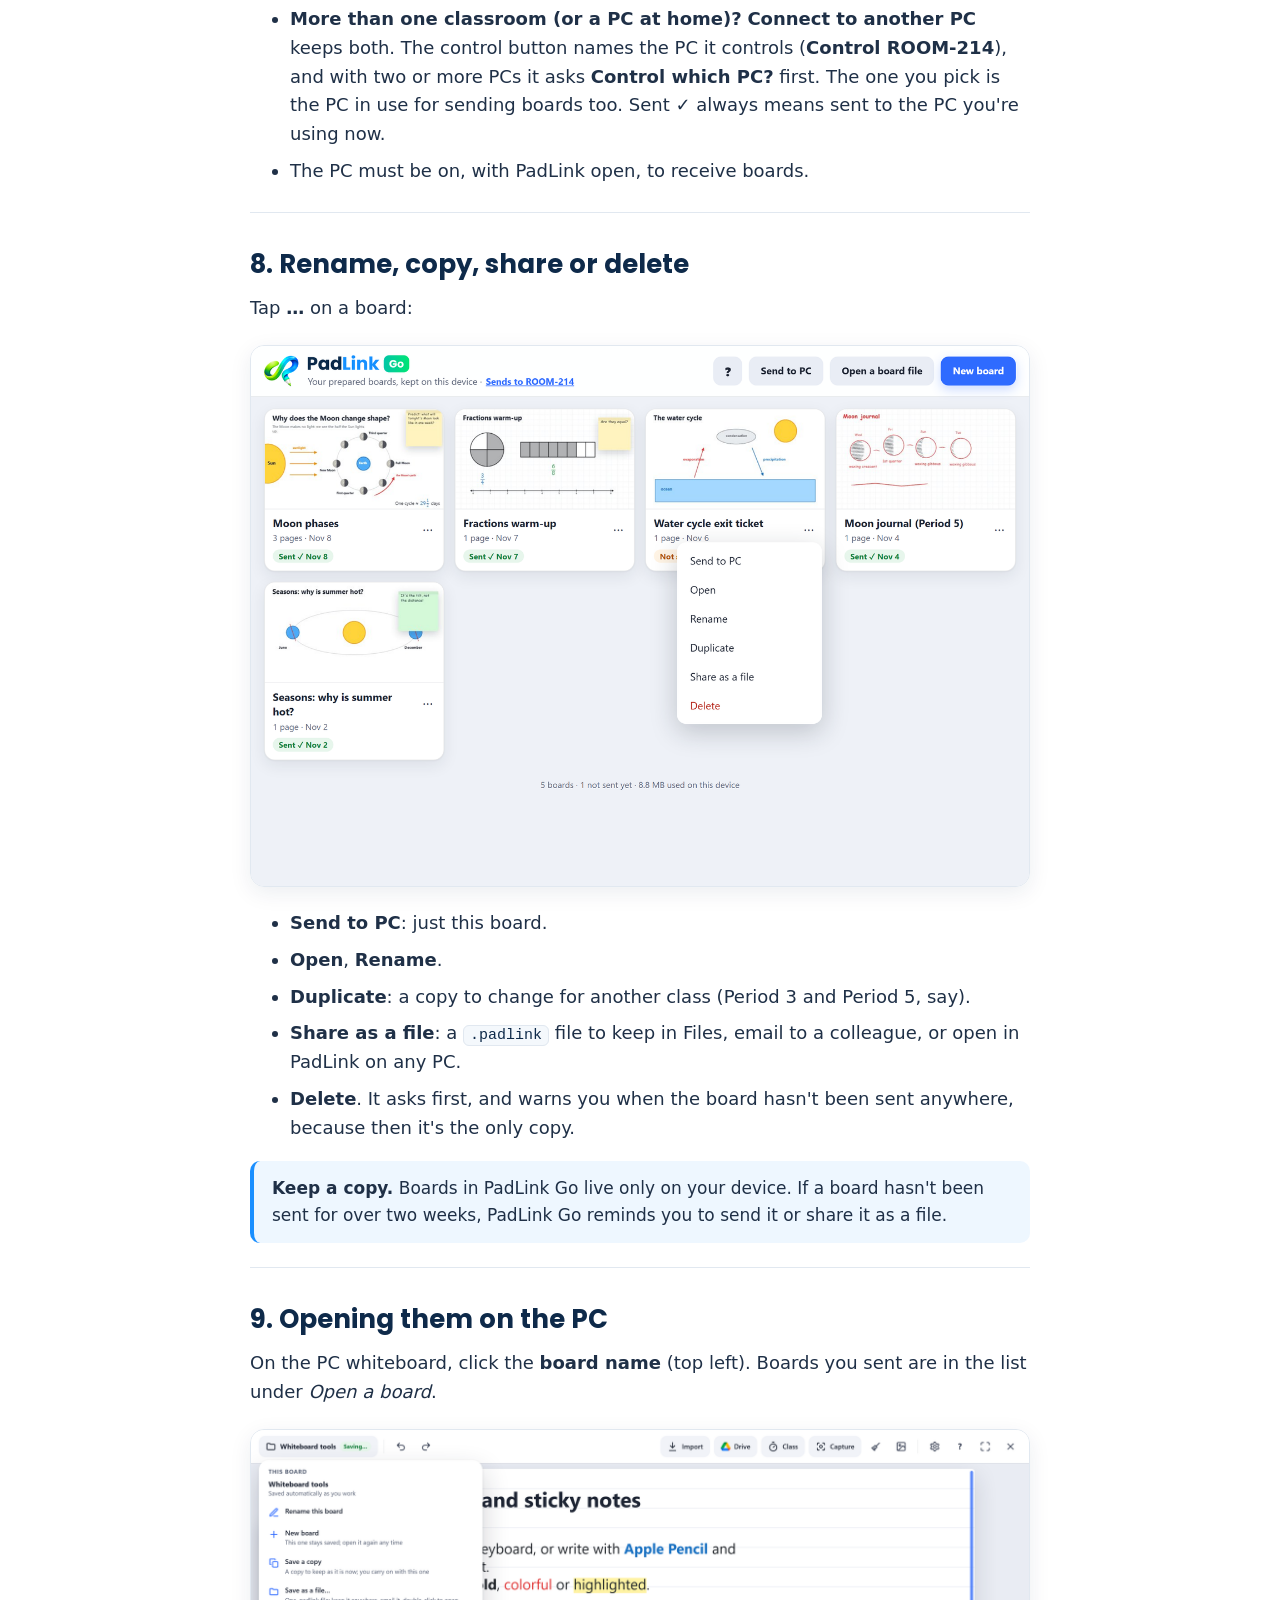
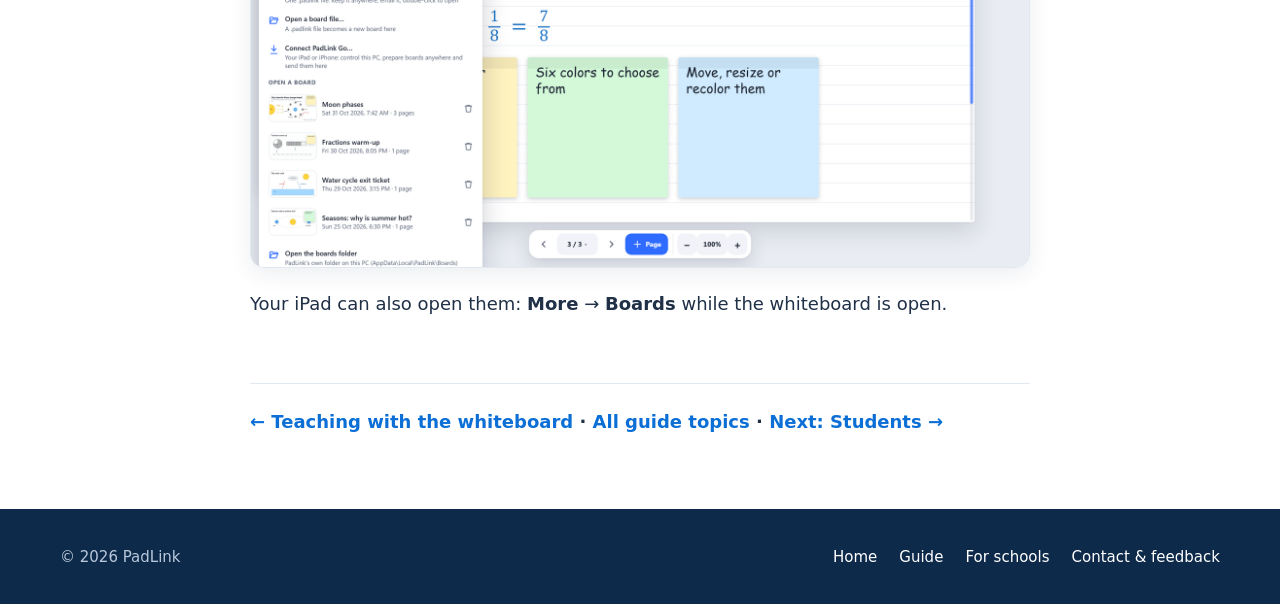
<file: guide/planning.html>
<!doctype html>
<html lang="en">
<head>
<meta charset="utf-8">
<meta name="viewport" content="width=device-width, initial-scale=1">
<title>Planning lessons · PadLink guide</title>
<meta name="description" content="Plan lessons anywhere with PadLink Go on your iPad or iPhone: make boards, add PDFs, pictures and Google Drive files, then send them to your classroom PC.">
<meta property="og:title" content="Planning lessons · PadLink guide">
<meta property="og:site_name" content="PadLink">
<meta property="og:type" content="website">
<meta property="og:image" content="https://getpadlink.com/img/share.png?v=3">
<meta property="og:image:width" content="1200">
<meta property="og:image:height" content="630">
<meta property="og:image:alt" content="PadLink: your classroom tools, together in one free app. An iPad and the classroom whiteboard showing the same Moon phases lesson">
<meta name="twitter:card" content="summary_large_image">
<meta property="og:description" content="Plan lessons anywhere with PadLink Go on your iPad or iPhone: make boards, add PDFs, pictures and Google Drive files, then send them to your classroom PC.">
<meta property="og:url" content="https://getpadlink.com/guide/planning.html">
<link rel="icon" href="../favicon.ico" sizes="any">
<link rel="apple-touch-icon" href="../apple-touch-icon.png">
<link rel="stylesheet" href="../style.css">
</head>
<body>

<header class="top">
  <div class="wrap">
    <a href="../"><img src="../img/padlink-logo.png" alt="PadLink"></a>
    <nav>
      <a class="wide" href="./">Guide</a>
      <a class="wide" href="../schools.html">For schools</a>
      <a class="btn primary small" href="../#get">Get PadLink</a>
    </nav>
  </div>
</header>

<main class="guide">
  <p class="crumbs"><a href="./">Guide</a> › Planning lessons</p>
  <h1>Planning lessons</h1>
  <p class="intro">Prepare your boards on the couch, on the bus or in the staff room with PadLink Go on your iPad or iPhone, then send them to your classroom PC. No PC or internet needed while you plan.</p>

  <nav class="toc" aria-label="On this page">
    <a href="#ways">1. Two ways to plan</a>
    <a href="#get">2. Get PadLink Go</a>
    <a href="#boards">3. Your boards</a>
    <a href="#make">4. Make a board</a>
    <a href="#add">5. Add PDFs and pictures</a>
    <a href="#drive">6. Google Drive</a>
    <a href="#send">7. Send boards to your PC</a>
    <a href="#more">8. Rename, copy, share or delete</a>
    <a href="#pc">9. Opening them on the PC</a>
  </nav>

  <section id="ways">
    <h2>1. Two ways to plan</h2>
    <ul>
      <li><b>On the PC:</b> open the whiteboard and start a <b>New board</b>. Boards save themselves as you work. See <a href="whiteboard.html#boards">Boards: saving and opening</a>.</li>
      <li><b>Anywhere, with PadLink Go:</b> the same whiteboard on your iPad or iPhone, without the PC. Your boards stay on the device until you send them to the PC.</li>
    </ul>
  </section>

  <section id="get">
    <h2>2. Get PadLink Go</h2>
    <ol>
      <li>On your iPad or iPhone, open <a href="https://padlink-app.github.io">padlink-app.github.io</a> in <b>Safari</b>. (Or scan the PadLink Go QR code in the PadLink window on your PC.)</li>
      <li>Tap <b>Share</b> → <b>Add to Home Screen</b>.</li>
      <li>From now on, open PadLink Go from its Home Screen icon.</li>
    </ol>
    <div class="tip"><b>Always use the Home Screen icon.</b> From there, PadLink Go works with no internet and keeps your boards safe. In a normal Safari tab, Safari may clear them after a week without use.</div>
    <figure class="shot narrow">
      <img src="../img/guide/go-iphone.png" alt="PadLink Go's boards on an iPhone">
      <figcaption>On an iPhone, everything works the same, sized for the phone.</figcaption>
    </figure>
  </section>

  <section id="boards">
    <h2>3. Your boards</h2>
    <p>PadLink Go opens on your boards, newest first.</p>
    <figure class="shot">
      <img src="../img/guide/go-boards.png" alt="PadLink Go's boards list with numbered buttons">
    </figure>
    <ol class="marks">
      <li><b>Which PC</b> your boards go to. Tap it to connect, check the connection, or switch PCs.</li>
      <li><b>Help</b>: how PadLink Go works.</li>
      <li><b>Send to PC</b>: sends every board that hasn't been sent yet.</li>
      <li><b>Open a board file</b>: a <code>.padlink</code> file from Files, email or AirDrop.</li>
      <li><b>New board.</b></li>
      <li><b>…</b>: more for this board (see <a href="#more">below</a>).</li>
      <li><b>Sent ✓</b> or <b>Not sent yet</b>. <i>Changed since sent</i> means you edited it after sending.</li>
    </ol>
    <p>Tap a board's picture to open it.</p>
  </section>

  <section id="make">
    <h2>4. Make a board</h2>
    <p>A board has the same tools as the classroom whiteboard: pens, highlighter, shapes, fractions, text, math, sticky notes, pages and paper (plain, grid, lines, dots or chalkboard). Everything you know from <a href="whiteboard.html">Teaching with the whiteboard</a> works here.</p>
    <figure class="shot">
      <img src="../img/guide/go-board.png" alt="A board open in PadLink Go with numbered buttons">
    </figure>
    <ol class="marks">
      <li><b>Board name</b>: rename it, start a new board or open another. <i>Saved</i> means it's kept on the device; it saves as you work.</li>
      <li><b>Undo and Redo.</b></li>
      <li><b>Add</b>: photos, pictures, PDFs and Google Drive files.</li>
      <li><b>Clear</b> the page (it asks first; Undo brings it back).</li>
      <li><b>Save the page as a picture</b>, through the share sheet.</li>
      <li><b>Help.</b></li>
      <li><b>Close</b>, back to your boards.</li>
      <li><b>Tools</b>, with their options beside them.</li>
      <li><b>Pages</b>: previous, the page number (opens Pages: every page, and Duplicate, <b>Paper</b>, Hide from students for this one), next, and <b>+ Page</b>.</li>
    </ol>
    <ul>
      <li><b>On an iPad:</b> Apple Pencil draws with the tool you picked. A finger moves the page, and a pinch zooms.</li>
      <li><b>On an iPhone:</b> your finger draws like the Pencil.</li>
    </ul>
  </section>

  <section id="add">
    <h2>5. Add PDFs and pictures</h2>
    <p>Tap <b>Add</b>, then <b>Photo, picture or PDF</b> to choose from Photos, the camera or Files.</p>
    <figure class="shot">
      <img src="../img/guide/go-add-menu.png" alt="The Add menu: Photo, picture or PDF, and Google Drive">
    </figure>
    <p>A <b>PDF</b> worksheet opens the page chooser:</p>
    <ul>
      <li>Every page is chosen at first. Tap a page to leave it out, use <b>All</b> or <b>None</b>, or type pages like <code>1-3, 5</code>.</li>
      <li>Writing too small to read? ⤢ (🔍 on the iPad) on a page shows it big. Go through the pages with ‹ › (or swipe, or the arrow keys), tap <b>Choose this page</b> to take it or leave it out, and tap the page to zoom in further.</li>
      <li>Choose <b>Each page as a new whiteboard page</b> (best for worksheets you'll write on) or <b>As pictures on this page</b>.</li>
      <li>Tap <b>Add</b>.</li>
    </ul>
    <figure class="shot">
      <img src="../img/guide/go-pdf-picker.png" alt="Choosing pages from a 3-page Moon phases worksheet">
    </figure>
    <p>PDFs open right on the device, so this works with no internet too.</p>
  </section>

  <section id="drive">
    <h2>6. Google Drive</h2>
    <ol>
      <li>Tap <b>Add</b> → <b>Google Drive</b>.</li>
      <li>Google's own file picker opens (the page shows which Google account it will use). Sign in if asked, then browse your folders, <i>Shared with me</i> or shared drives, or search. Next time it goes straight to the same Google account; tap <b>Use a different Google account</b> to switch.</li>
      <li>Pick a file. A picture comes straight onto the board. Google <b>Slides, Docs and Sheets</b> arrive as a PDF, so the page chooser opens to pick the slides or pages you want.</li>
    </ol>
    <p><b>Files you've used before</b> are listed the next time you open Google Drive: every Drive file you've added with PadLink, in a list sorted <b>A–Z</b>. Switch to a grid, or sort by <b>Recent</b>, and it remembers your choice next time. Search by name, or tap <b>PDFs</b>, <b>Slides</b>, <b>Docs</b>, <b>Sheets</b> or <b>Pictures</b> to show only those. Tap one and it comes straight to the board, with no Google screens. For anything else, tap <b>Find a new file in Google Drive</b>. That's Google's own picker: its sort menu is Google's, and PadLink can't set it. On the PC it opens on <b>Recently picked</b>, the files you've added with PadLink before, with My Drive, Shared with me, Shared drives and All files beside it.</p>
    <p>Google Drive needs the internet, but not the PC. PadLink only ever gets the one file you pick.</p>
    <p>On an iPad or iPhone, Google asks you to <b>Allow</b> each time you find a new file. That's Google's rule for its full-screen picker, the one that works well with touch. Files from your list skip it.</p>
    <div class="tip"><b>School Google account?</b> Your IT team may need to allow PadLink in the Google Admin console first. <a href="../schools.html">More for schools and IT</a></div>
  </section>

  <section id="send">
    <h2>7. Send boards to your PC</h2>
    <p><b>Connect once:</b></p>
    <ol>
      <li>On the PC, turn on <b>Remote mode</b> in the PadLink window.</li>
      <li>In PadLink Go, tap <b>Connect to your PC</b> → <b>Scan the PC's code</b>, and point at the QR code in the PadLink window. (On the PC whiteboard: board name → <b>Connect PadLink Go</b> shows a code too.)</li>
      <li>Check the numbers match, and click <b>Allow</b> on the PC.</li>
    </ol>
    <p><b>Then send:</b> tap <b>Send to PC</b> at the top (every board not sent yet), or <b>…</b> → <b>Send to PC</b> for one board. They appear in the whiteboard's Boards list on the PC, ready for class.</p>
    <figure class="shot">
      <img src="../img/guide/go-connect.png" alt="Sends to ROOM-214: Check the connection, Connect to another PC, Forget this PC">
      <figcaption>Tap the PC's name to check the connection, add another classroom's PC, or forget one.</figcaption>
    </figure>
    <ul>
      <li><b>Sending again</b> updates the same board on the PC. If it was changed on the PC since, yours arrives as a copy, so nothing is lost.</li>
      <li><b>More than one classroom (or a PC at home)?</b> <b>Connect to another PC</b> keeps both. The control button names the PC it controls (<b>Control ROOM-214</b>), and with two or more PCs it asks <b>Control which PC?</b> first. The one you pick is the PC in use for sending boards too. Sent ✓ always means sent to the PC you're using now.</li>
      <li>The PC must be on, with PadLink open, to receive boards.</li>
    </ul>
  </section>

  <section id="more">
    <h2>8. Rename, copy, share or delete</h2>
    <p>Tap <b>…</b> on a board:</p>
    <figure class="shot">
      <img src="../img/guide/go-card-menu.png" alt="A board's menu: Send to PC, Open, Rename, Duplicate, Share as a file, Delete">
    </figure>
    <ul>
      <li><b>Send to PC</b>: just this board.</li>
      <li><b>Open</b>, <b>Rename</b>.</li>
      <li><b>Duplicate</b>: a copy to change for another class (Period 3 and Period 5, say).</li>
      <li><b>Share as a file</b>: a <code>.padlink</code> file to keep in Files, email to a colleague, or open in PadLink on any PC.</li>
      <li><b>Delete</b>. It asks first, and warns you when the board hasn't been sent anywhere, because then it's the only copy.</li>
    </ul>
    <div class="tip"><b>Keep a copy.</b> Boards in PadLink Go live only on your device. If a board hasn't been sent for over two weeks, PadLink Go reminds you to send it or share it as a file.</div>
  </section>

  <section id="pc">
    <h2>9. Opening them on the PC</h2>
    <p>On the PC whiteboard, click the <b>board name</b> (top left). Boards you sent are in the list under <i>Open a board</i>.</p>
    <figure class="shot">
      <img src="../img/guide/wb-boards-menu.png" alt="The PC whiteboard's Boards menu listing saved boards">
    </figure>
    <p>Your iPad can also open them: <b>More</b> → <b>Boards</b> while the whiteboard is open.</p>
  </section>

  <div class="next">
    <a href="whiteboard.html">← Teaching with the whiteboard</a> · <a href="./">All guide topics</a> · <a href="students.html">Next: Students →</a>
  </div>
</main>

<footer>
  <div class="wrap">
    <div>© 2026 PadLink</div>
    <nav>
      <a href="../">Home</a>
      <a href="./">Guide</a>
      <a href="../schools.html">For schools</a>
      <a href="../feedback.html">Contact &amp; feedback</a>
    </nav>
  </div>
</footer>
</body>
</html>
</file>
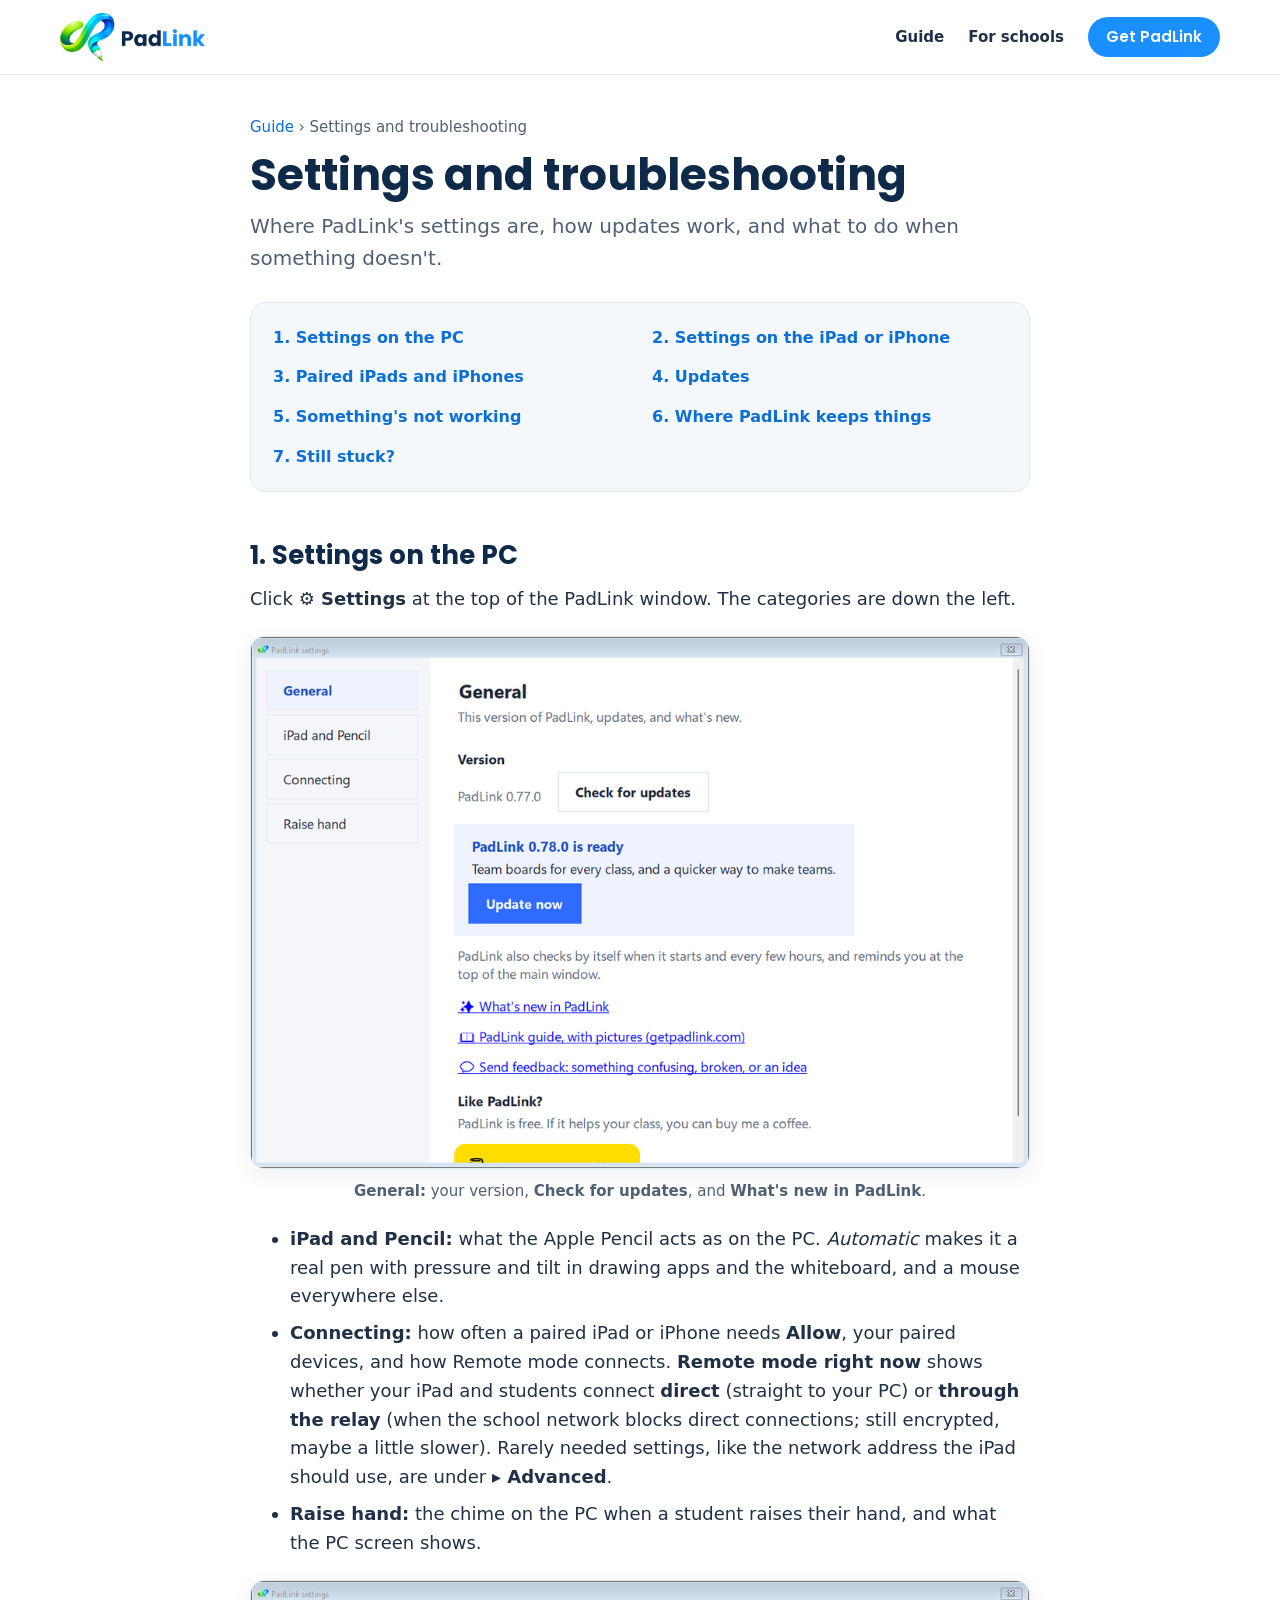
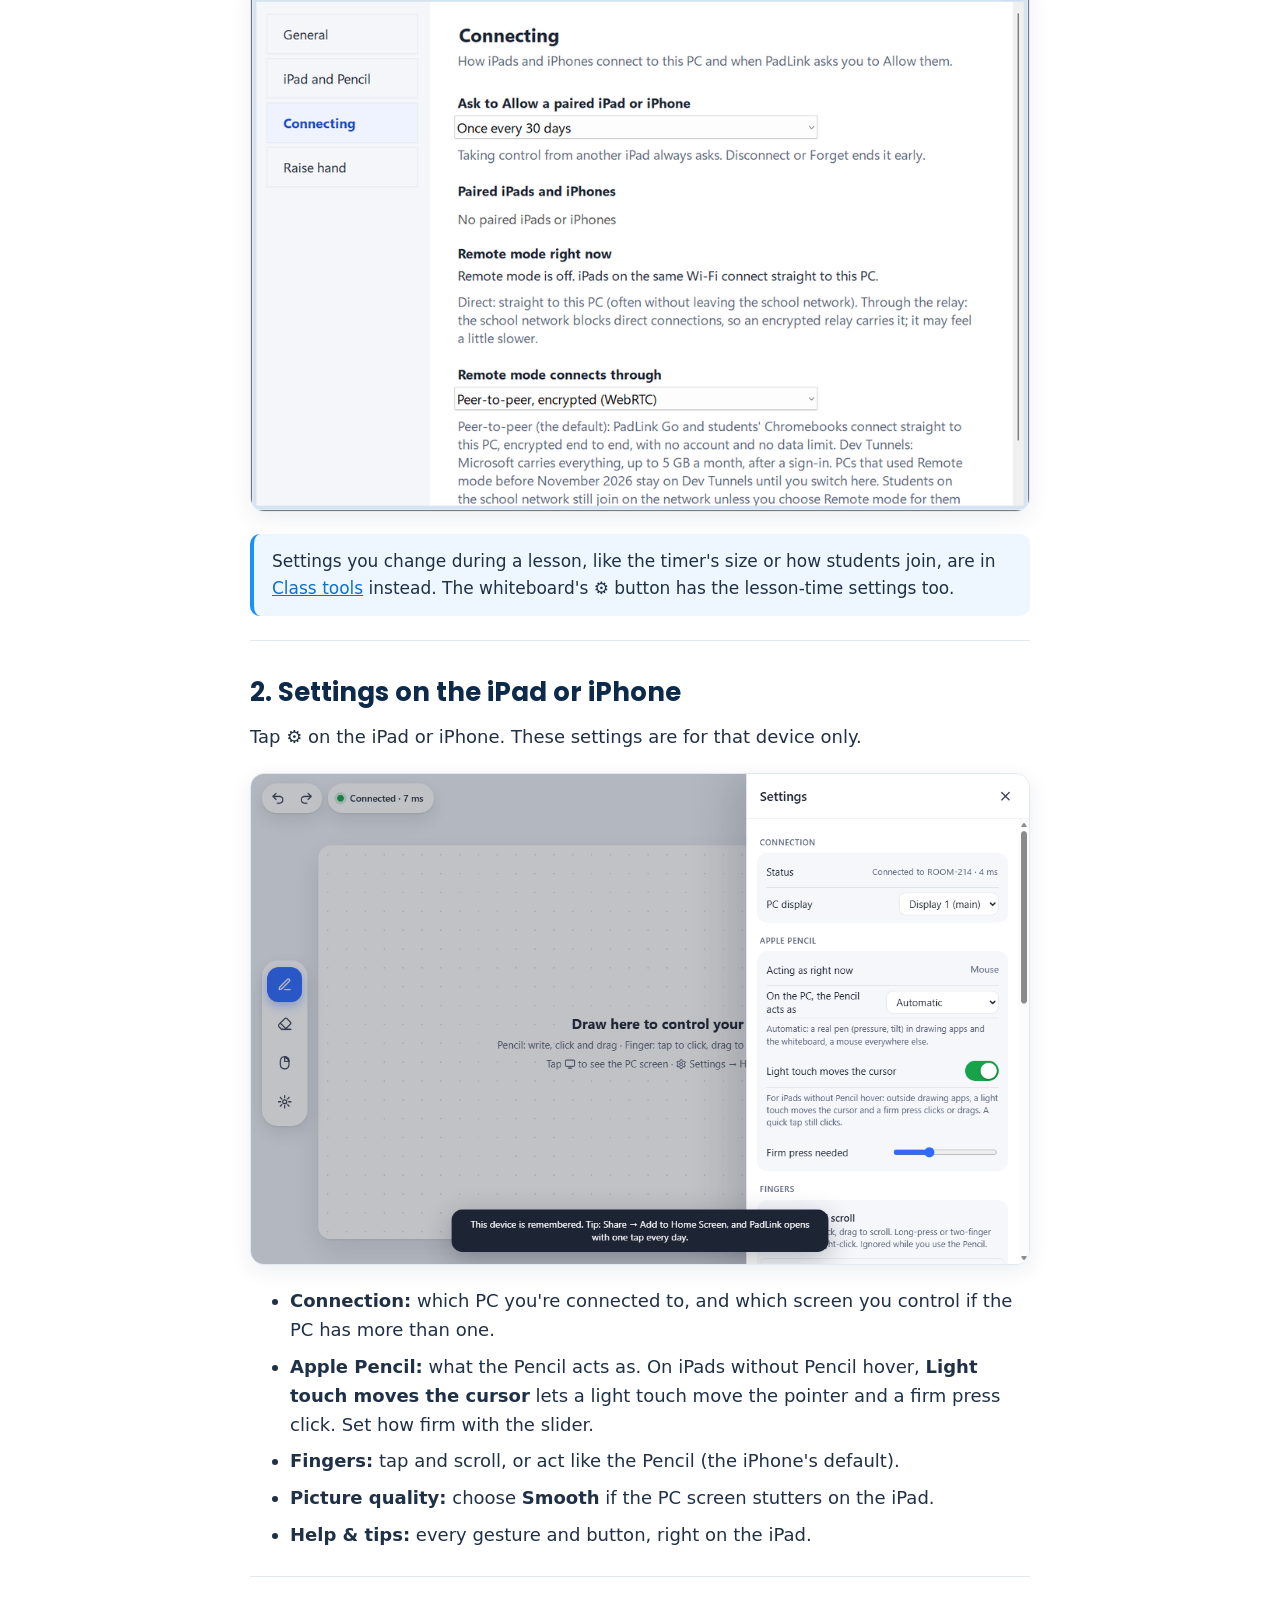
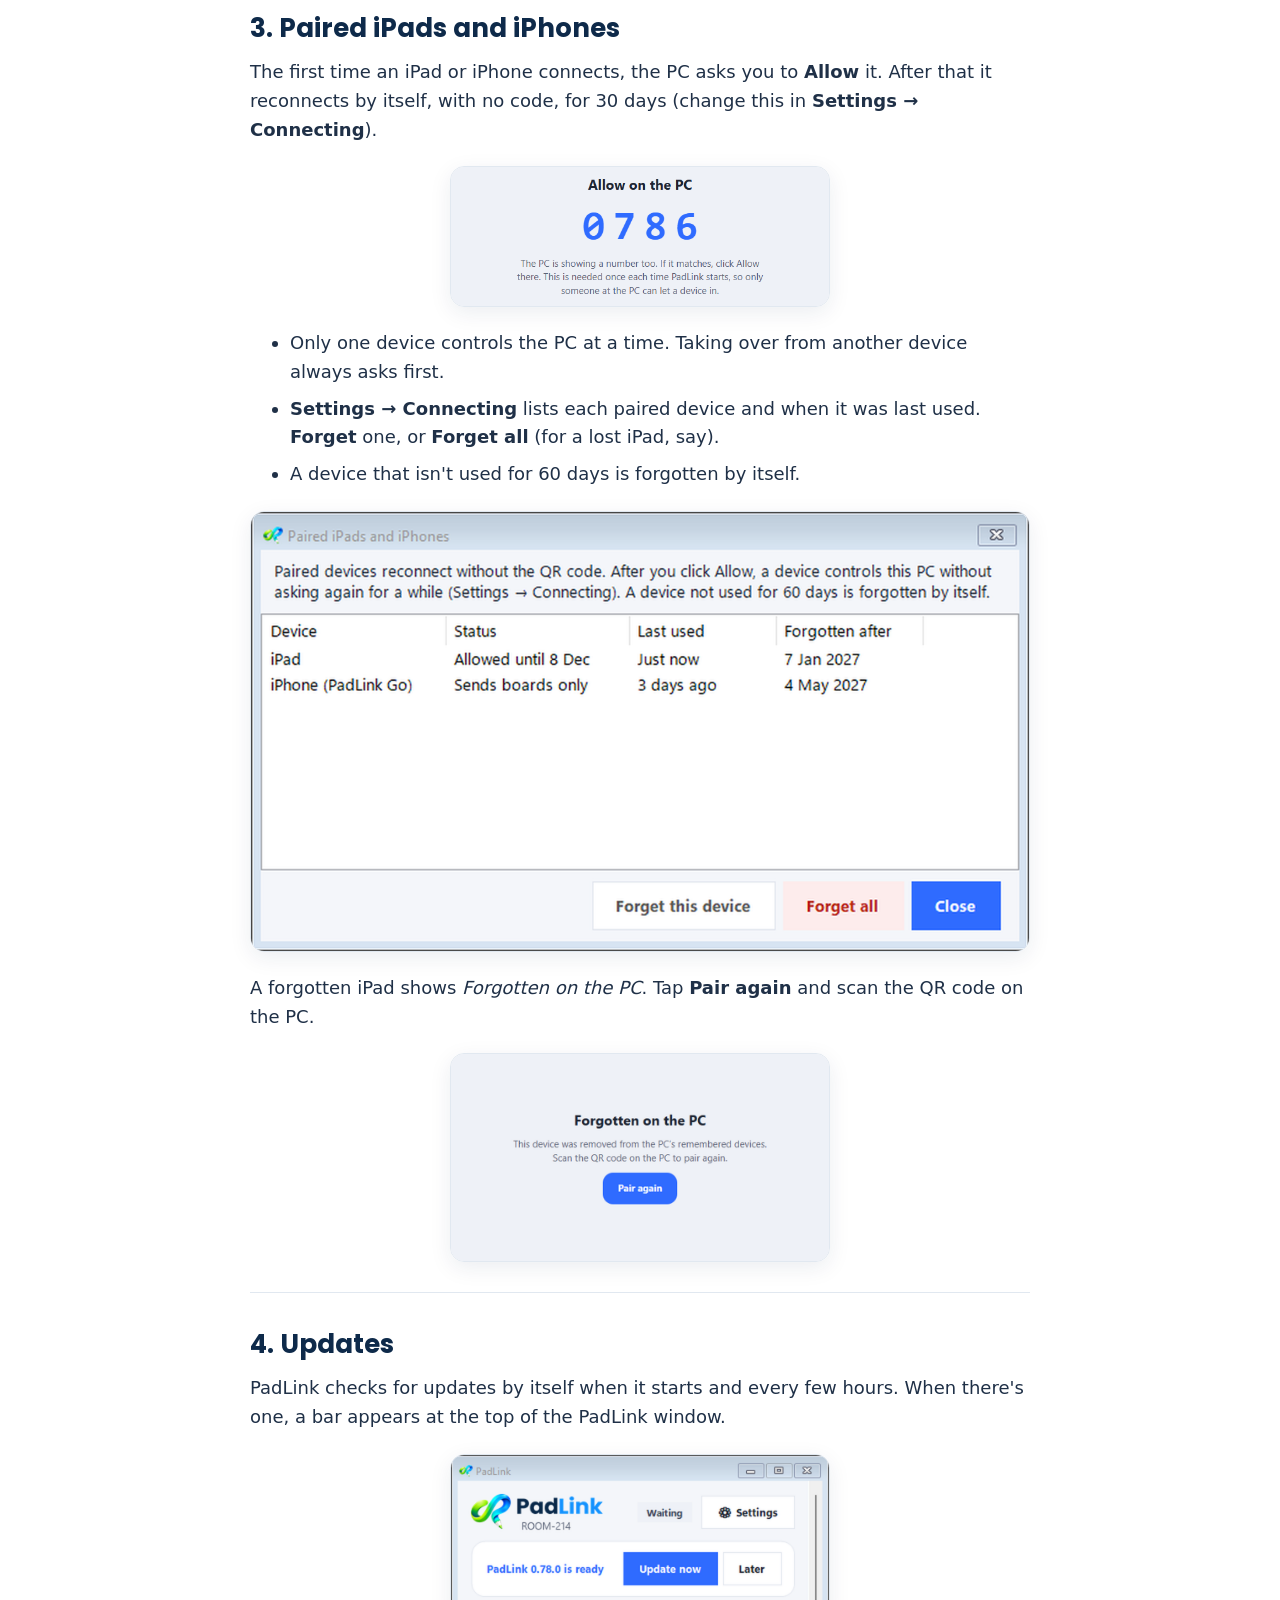
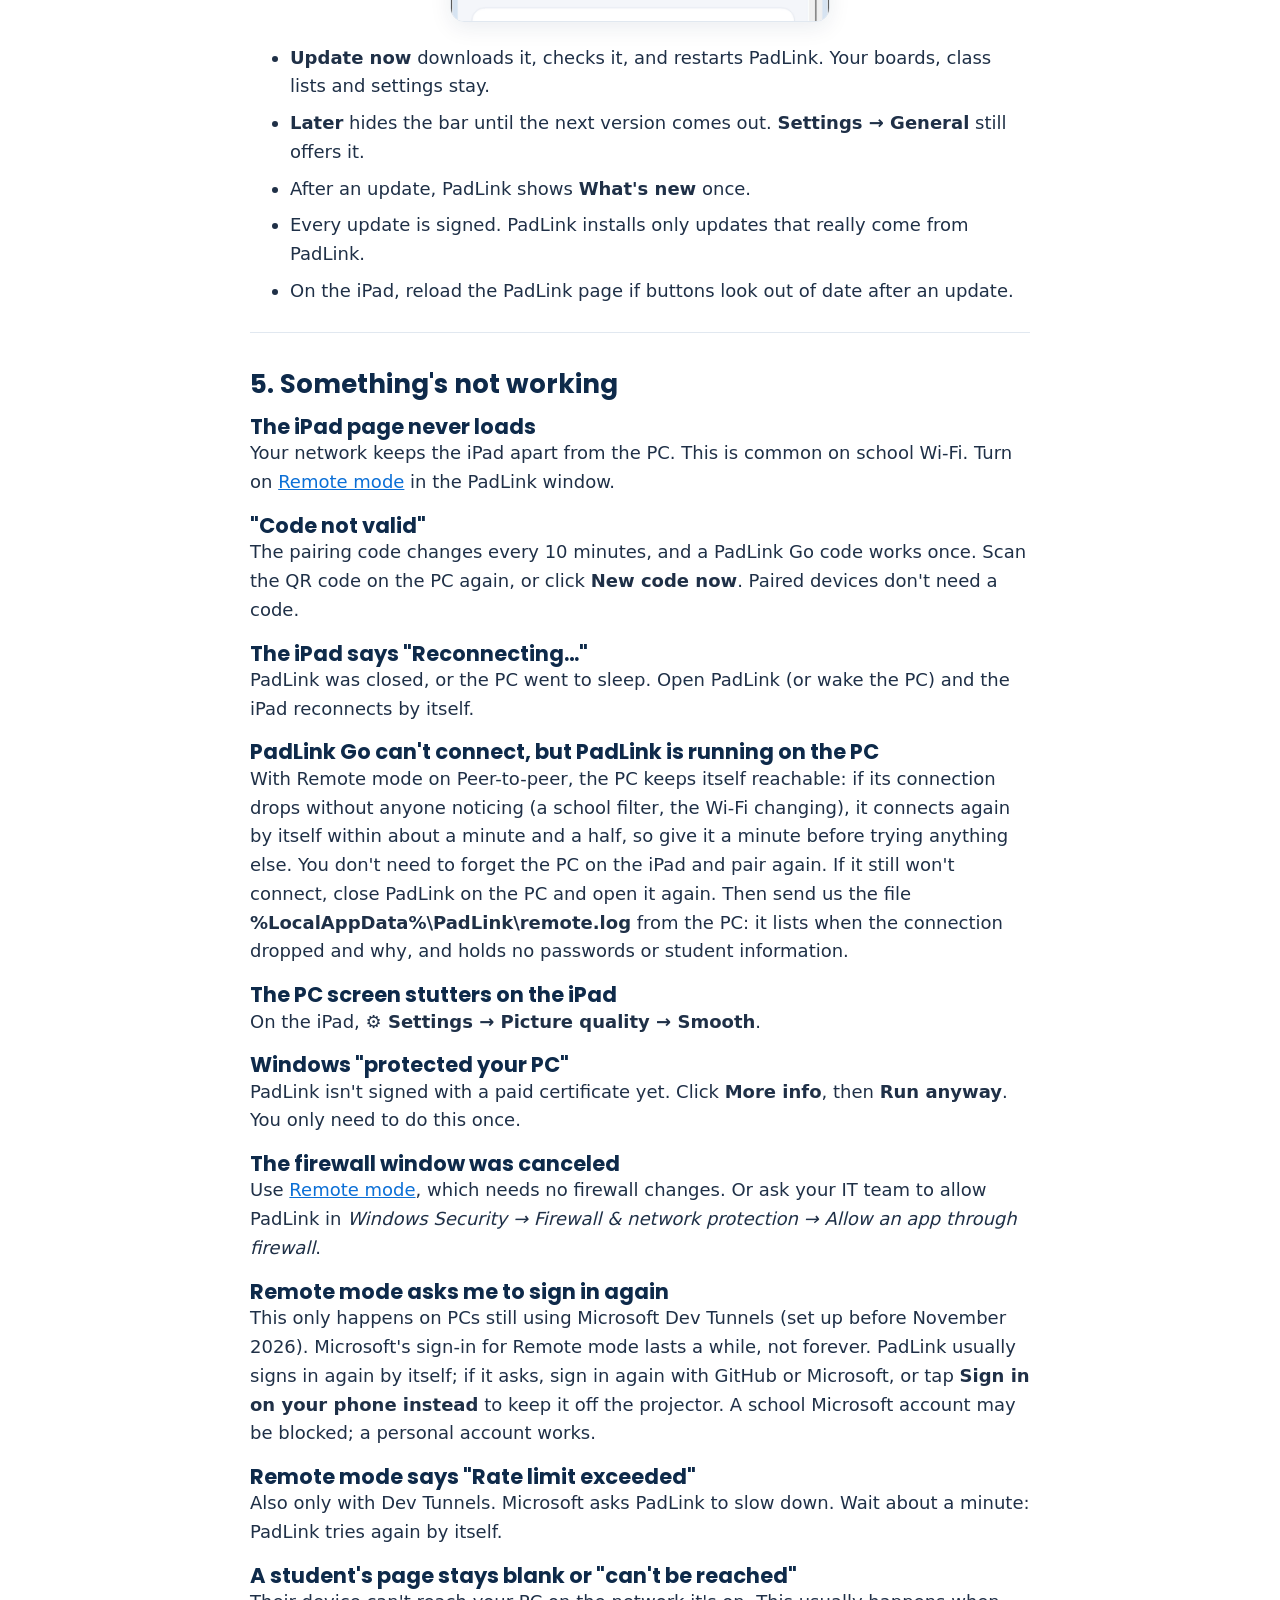
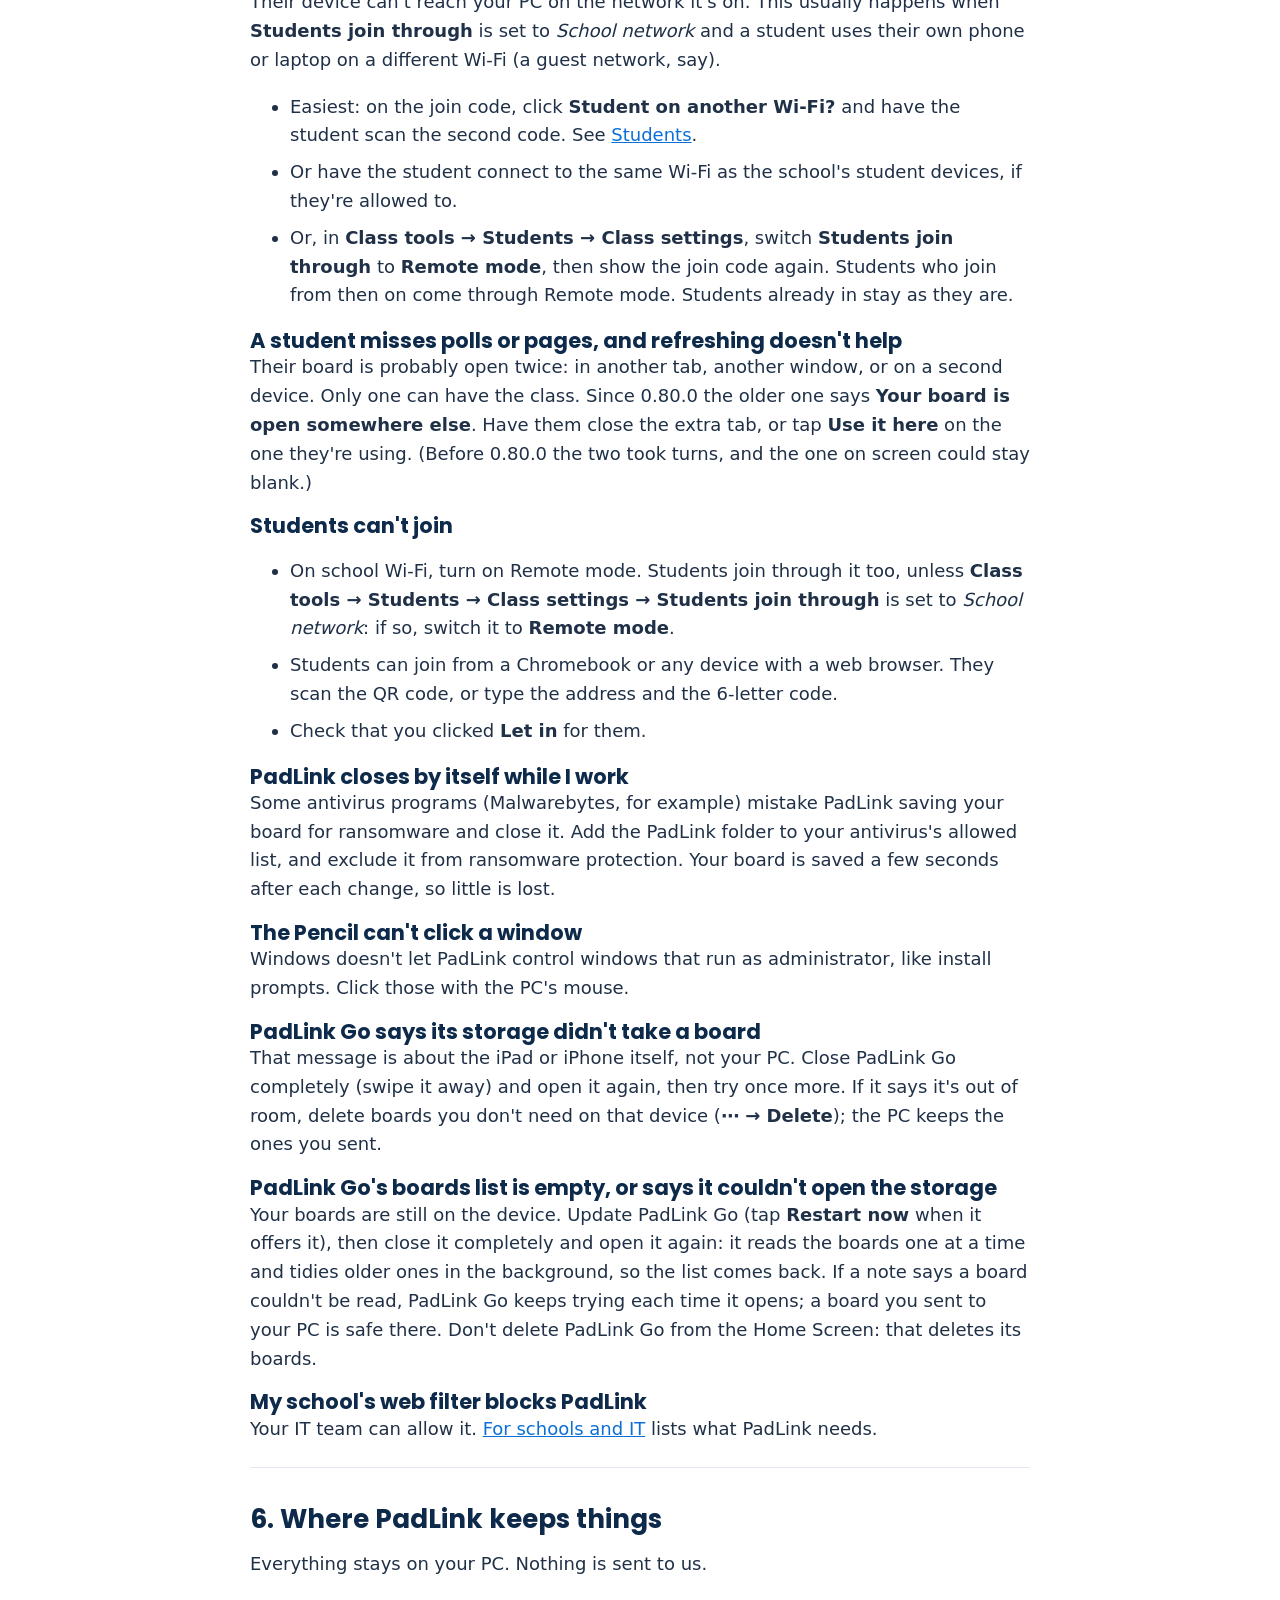
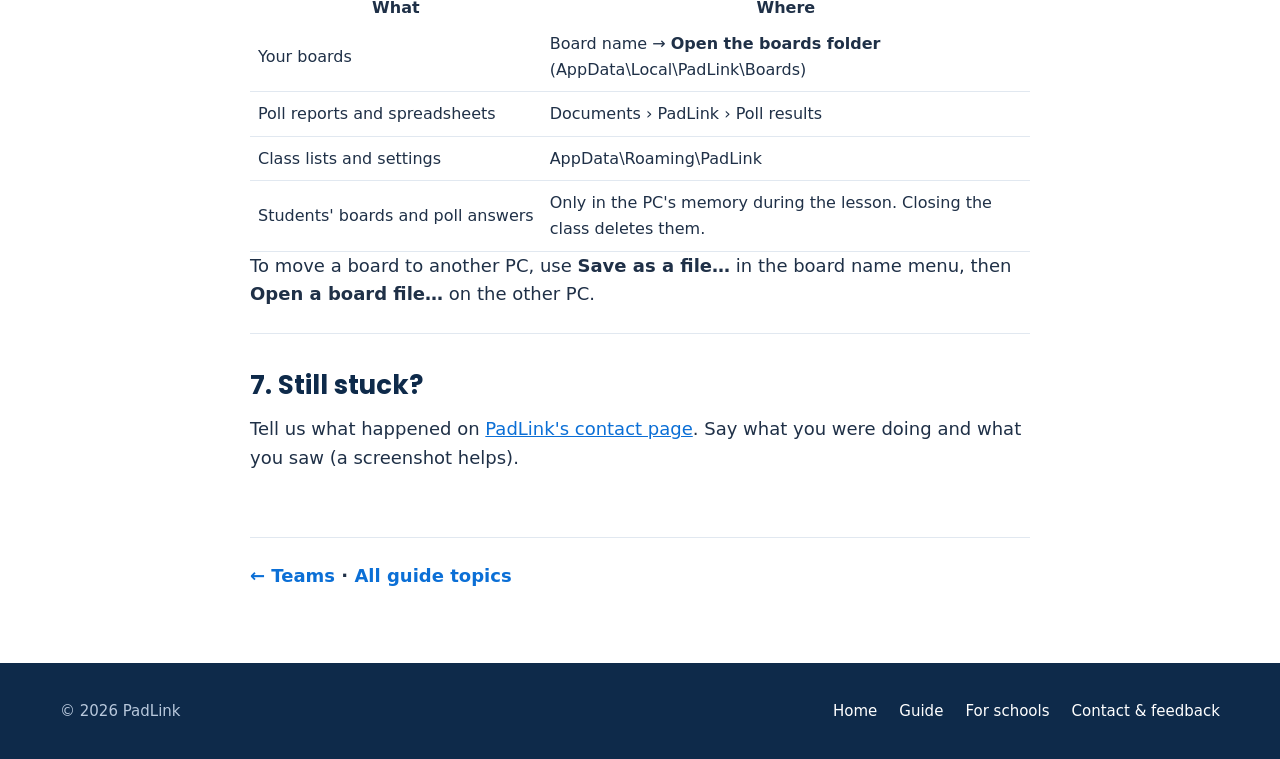
<file: guide/settings.html>
<!doctype html>
<html lang="en">
<head>
<meta charset="utf-8">
<meta name="viewport" content="width=device-width, initial-scale=1">
<title>Settings and troubleshooting · PadLink guide</title>
<meta name="description" content="PadLink's settings on the PC and iPad, paired devices, updates, and fixes for common problems: connecting, school Wi-Fi, the firewall, antivirus and more.">
<meta property="og:title" content="Settings and troubleshooting · PadLink guide">
<meta property="og:site_name" content="PadLink">
<meta property="og:type" content="website">
<meta property="og:image" content="https://getpadlink.com/img/share.png?v=3">
<meta property="og:image:width" content="1200">
<meta property="og:image:height" content="630">
<meta property="og:image:alt" content="PadLink: your classroom tools, together in one free app. An iPad and the classroom whiteboard showing the same Moon phases lesson">
<meta name="twitter:card" content="summary_large_image">
<meta property="og:description" content="PadLink's settings on the PC and iPad, paired devices, updates, and fixes for common problems: connecting, school Wi-Fi, the firewall, antivirus and more.">
<meta property="og:url" content="https://getpadlink.com/guide/settings.html">
<link rel="icon" href="../favicon.ico" sizes="any">
<link rel="apple-touch-icon" href="../apple-touch-icon.png">
<link rel="stylesheet" href="../style.css">
</head>
<body>

<header class="top">
  <div class="wrap">
    <a href="../"><img src="../img/padlink-logo.png" alt="PadLink"></a>
    <nav>
      <a class="wide" href="./">Guide</a>
      <a class="wide" href="../schools.html">For schools</a>
      <a class="btn primary small" href="../#get">Get PadLink</a>
    </nav>
  </div>
</header>

<main class="guide">
  <p class="crumbs"><a href="./">Guide</a> › Settings and troubleshooting</p>
  <h1>Settings and troubleshooting</h1>
  <p class="intro">Where PadLink's settings are, how updates work, and what to do when something doesn't.</p>

  <nav class="toc" aria-label="On this page">
    <a href="#pc">1. Settings on the PC</a>
    <a href="#ipad">2. Settings on the iPad or iPhone</a>
    <a href="#devices">3. Paired iPads and iPhones</a>
    <a href="#updates">4. Updates</a>
    <a href="#problems">5. Something's not working</a>
    <a href="#where">6. Where PadLink keeps things</a>
    <a href="#help">7. Still stuck?</a>
  </nav>

  <section id="pc">
    <h2>1. Settings on the PC</h2>
    <p>Click <b>⚙ Settings</b> at the top of the PadLink window. The categories are down the left.</p>
    <figure class="shot">
      <img src="../img/guide/set-general.png" alt="PadLink settings, General: the version, Check for updates, an update ready, What's new and Buy me a coffee">
      <figcaption><b>General:</b> your version, <b>Check for updates</b>, and <b>What's new in PadLink</b>.</figcaption>
    </figure>
    <ul>
      <li><b>iPad and Pencil:</b> what the Apple Pencil acts as on the PC. <i>Automatic</i> makes it a real pen with pressure and tilt in drawing apps and the whiteboard, and a mouse everywhere else.</li>
      <li><b>Connecting:</b> how often a paired iPad or iPhone needs <b>Allow</b>, your paired devices, and how Remote mode connects. <b>Remote mode right now</b> shows whether your iPad and students connect <b>direct</b> (straight to your PC) or <b>through the relay</b> (when the school network blocks direct connections; still encrypted, maybe a little slower). Rarely needed settings, like the network address the iPad should use, are under <b>▸ Advanced</b>.</li>
      <li><b>Raise hand:</b> the chime on the PC when a student raises their hand, and what the PC screen shows.</li>
    </ul>
    <figure class="shot">
      <img src="../img/guide/set-connecting.png" alt="PadLink settings, Connecting: Ask to Allow once every 30 days, paired iPads and iPhones, Remote mode right now, Remote mode connects through">
    </figure>
    <div class="tip">Settings you change during a lesson, like the timer's size or how students join, are in <a href="class-tools.html">Class tools</a> instead. The whiteboard's <b>⚙</b> button has the lesson-time settings too.</div>
  </section>

  <section id="ipad">
    <h2>2. Settings on the iPad or iPhone</h2>
    <p>Tap <b>⚙</b> on the iPad or iPhone. These settings are for that device only.</p>
    <figure class="shot">
      <img src="../img/guide/set-ipad.png" alt="The iPad's settings: connection, Apple Pencil, Light touch moves the cursor, Fingers">
    </figure>
    <ul>
      <li><b>Connection:</b> which PC you're connected to, and which screen you control if the PC has more than one.</li>
      <li><b>Apple Pencil:</b> what the Pencil acts as. On iPads without Pencil hover, <b>Light touch moves the cursor</b> lets a light touch move the pointer and a firm press click. Set how firm with the slider.</li>
      <li><b>Fingers:</b> tap and scroll, or act like the Pencil (the iPhone's default).</li>
      <li><b>Picture quality:</b> choose <b>Smooth</b> if the PC screen stutters on the iPad.</li>
      <li><b>Help &amp; tips:</b> every gesture and button, right on the iPad.</li>
    </ul>
  </section>

  <section id="devices">
    <h2>3. Paired iPads and iPhones</h2>
    <p>The first time an iPad or iPhone connects, the PC asks you to <b>Allow</b> it. After that it reconnects by itself, with no code, for 30 days (change this in <b>Settings → Connecting</b>).</p>
    <figure class="shot narrow">
      <img src="../img/guide/ipad-allow.png" alt="The PC asking to Allow an iPad, with a 4-digit number">
    </figure>
    <ul>
      <li>Only one device controls the PC at a time. Taking over from another device always asks first.</li>
      <li><b>Settings → Connecting</b> lists each paired device and when it was last used. <b>Forget</b> one, or <b>Forget all</b> (for a lost iPad, say).</li>
      <li>A device that isn't used for 60 days is forgotten by itself.</li>
    </ul>
    <figure class="shot">
      <img src="../img/guide/set-devices.png" alt="Paired iPads and iPhones: an iPad and an iPhone, with Forget this device and Forget all">
    </figure>
    <p>A forgotten iPad shows <i>Forgotten on the PC</i>. Tap <b>Pair again</b> and scan the QR code on the PC.</p>
    <figure class="shot narrow">
      <img src="../img/guide/set-forgotten.png" alt="Forgotten on the PC, with a Pair again button">
    </figure>
  </section>

  <section id="updates">
    <h2>4. Updates</h2>
    <p>PadLink checks for updates by itself when it starts and every few hours. When there's one, a bar appears at the top of the PadLink window.</p>
    <figure class="shot narrow">
      <img src="../img/guide/set-update-bar.png" alt="PadLink 0.57.0 is ready, with Update now and Later">
    </figure>
    <ul>
      <li><b>Update now</b> downloads it, checks it, and restarts PadLink. Your boards, class lists and settings stay.</li>
      <li><b>Later</b> hides the bar until the next version comes out. <b>Settings → General</b> still offers it.</li>
      <li>After an update, PadLink shows <b>What's new</b> once.</li>
      <li>Every update is signed. PadLink installs only updates that really come from PadLink.</li>
      <li>On the iPad, reload the PadLink page if buttons look out of date after an update.</li>
    </ul>
  </section>

  <section id="problems">
    <h2>5. Something's not working</h2>

    <h3>The iPad page never loads</h3>
    <p>Your network keeps the iPad apart from the PC. This is common on school Wi-Fi. Turn on <a href="getting-started.html#remote">Remote mode</a> in the PadLink window.</p>

    <h3>"Code not valid"</h3>
    <p>The pairing code changes every 10 minutes, and a PadLink Go code works once. Scan the QR code on the PC again, or click <b>New code now</b>. Paired devices don't need a code.</p>

    <h3>The iPad says "Reconnecting…"</h3>
    <p>PadLink was closed, or the PC went to sleep. Open PadLink (or wake the PC) and the iPad reconnects by itself.</p>

    <h3>PadLink Go can't connect, but PadLink is running on the PC</h3>
    <p>With Remote mode on Peer-to-peer, the PC keeps itself reachable: if its connection drops without anyone noticing (a school filter, the Wi-Fi changing), it connects again by itself within about a minute and a half, so give it a minute before trying anything else. You don't need to forget the PC on the iPad and pair again. If it still won't connect, close PadLink on the PC and open it again. Then send us the file <b>%LocalAppData%\PadLink\remote.log</b> from the PC: it lists when the connection dropped and why, and holds no passwords or student information.</p>
    <h3>The PC screen stutters on the iPad</h3>
    <p>On the iPad, <b>⚙ Settings → Picture quality → Smooth</b>.</p>

    <h3>Windows "protected your PC"</h3>
    <p>PadLink isn't signed with a paid certificate yet. Click <b>More info</b>, then <b>Run anyway</b>. You only need to do this once.</p>

    <h3>The firewall window was canceled</h3>
    <p>Use <a href="getting-started.html#remote">Remote mode</a>, which needs no firewall changes. Or ask your IT team to allow PadLink in <i>Windows Security → Firewall &amp; network protection → Allow an app through firewall</i>.</p>

    <h3>Remote mode asks me to sign in again</h3>
    <p>This only happens on PCs still using Microsoft Dev Tunnels (set up before November 2026). Microsoft's sign-in for Remote mode lasts a while, not forever. PadLink usually signs in again by itself; if it asks, sign in again with GitHub or Microsoft, or tap <b>Sign in on your phone instead</b> to keep it off the projector. A school Microsoft account may be blocked; a personal account works.</p>

    <h3>Remote mode says "Rate limit exceeded"</h3>
    <p>Also only with Dev Tunnels. Microsoft asks PadLink to slow down. Wait about a minute: PadLink tries again by itself.</p>

    <h3>A student's page stays blank or "can't be reached"</h3>
    <p>Their device can't reach your PC on the network it's on. This usually happens when <b>Students join through</b> is set to <i>School network</i> and a student uses their own phone or laptop on a different Wi-Fi (a guest network, say).</p>
    <ul>
      <li>Easiest: on the join code, click <b>Student on another Wi-Fi?</b> and have the student scan the second code. See <a href="students.html#join">Students</a>.</li>
      <li>Or have the student connect to the same Wi-Fi as the school's student devices, if they're allowed to.</li>
      <li>Or, in <b>Class tools → Students → Class settings</b>, switch <b>Students join through</b> to <b>Remote mode</b>, then show the join code again. Students who join from then on come through Remote mode. Students already in stay as they are.</li>
    </ul>

    <h3>A student misses polls or pages, and refreshing doesn't help</h3>
    <p>Their board is probably open twice: in another tab, another window, or on a second device. Only one can have the class. Since 0.80.0 the older one says <b>Your board is open somewhere else</b>. Have them close the extra tab, or tap <b>Use it here</b> on the one they're using. (Before 0.80.0 the two took turns, and the one on screen could stay blank.)</p>

    <h3>Students can't join</h3>
    <ul>
      <li>On school Wi-Fi, turn on Remote mode. Students join through it too, unless <b>Class tools → Students → Class settings → Students join through</b> is set to <i>School network</i>: if so, switch it to <b>Remote mode</b>.</li>
      <li>Students can join from a Chromebook or any device with a web browser. They scan the QR code, or type the address and the 6-letter code.</li>
      <li>Check that you clicked <b>Let in</b> for them.</li>
    </ul>

    <h3>PadLink closes by itself while I work</h3>
    <p>Some antivirus programs (Malwarebytes, for example) mistake PadLink saving your board for ransomware and close it. Add the PadLink folder to your antivirus's allowed list, and exclude it from ransomware protection. Your board is saved a few seconds after each change, so little is lost.</p>

    <h3>The Pencil can't click a window</h3>
    <p>Windows doesn't let PadLink control windows that run as administrator, like install prompts. Click those with the PC's mouse.</p>

    <h3>PadLink Go says its storage didn't take a board</h3>
    <p>That message is about the iPad or iPhone itself, not your PC. Close PadLink Go completely (swipe it away) and open it again, then try once more. If it says it's out of room, delete boards you don't need on that device (<b>⋯ → Delete</b>); the PC keeps the ones you sent.</p>
    <h3>PadLink Go's boards list is empty, or says it couldn't open the storage</h3>
    <p>Your boards are still on the device. Update PadLink Go (tap <b>Restart now</b> when it offers it), then close it completely and open it again: it reads the boards one at a time and tidies older ones in the background, so the list comes back. If a note says a board couldn't be read, PadLink Go keeps trying each time it opens; a board you sent to your PC is safe there. Don't delete PadLink Go from the Home Screen: that deletes its boards.</p>
    <h3>My school's web filter blocks PadLink</h3>
    <p>Your IT team can allow it. <a href="../schools.html">For schools and IT</a> lists what PadLink needs.</p>
  </section>

  <section id="where">
    <h2>6. Where PadLink keeps things</h2>
    <p>Everything stays on your PC. Nothing is sent to us.</p>
    <table class="keys">
      <tr><th>What</th><th>Where</th></tr>
      <tr><td>Your boards</td><td>Board name → <b>Open the boards folder</b> (AppData\Local\PadLink\Boards)</td></tr>
      <tr><td>Poll reports and spreadsheets</td><td>Documents › PadLink › Poll results</td></tr>
      <tr><td>Class lists and settings</td><td>AppData\Roaming\PadLink</td></tr>
      <tr><td>Students' boards and poll answers</td><td>Only in the PC's memory during the lesson. Closing the class deletes them.</td></tr>
    </table>
    <p>To move a board to another PC, use <b>Save as a file…</b> in the board name menu, then <b>Open a board file…</b> on the other PC.</p>
  </section>

  <section id="help">
    <h2>7. Still stuck?</h2>
    <p>Tell us what happened on <a href="https://github.com/Larogoth/PadLink-releases/issues">PadLink's contact page</a>. Say what you were doing and what you saw (a screenshot helps).</p>
  </section>

  <div class="next">
    <a href="teams.html">← Teams</a> · <a href="./">All guide topics</a>
  </div>
</main>

<footer>
  <div class="wrap">
    <div>© 2026 PadLink</div>
    <nav>
      <a href="../">Home</a>
      <a href="./">Guide</a>
      <a href="../schools.html">For schools</a>
      <a href="../feedback.html">Contact &amp; feedback</a>
    </nav>
  </div>
</footer>
</body>
</html>
</file>
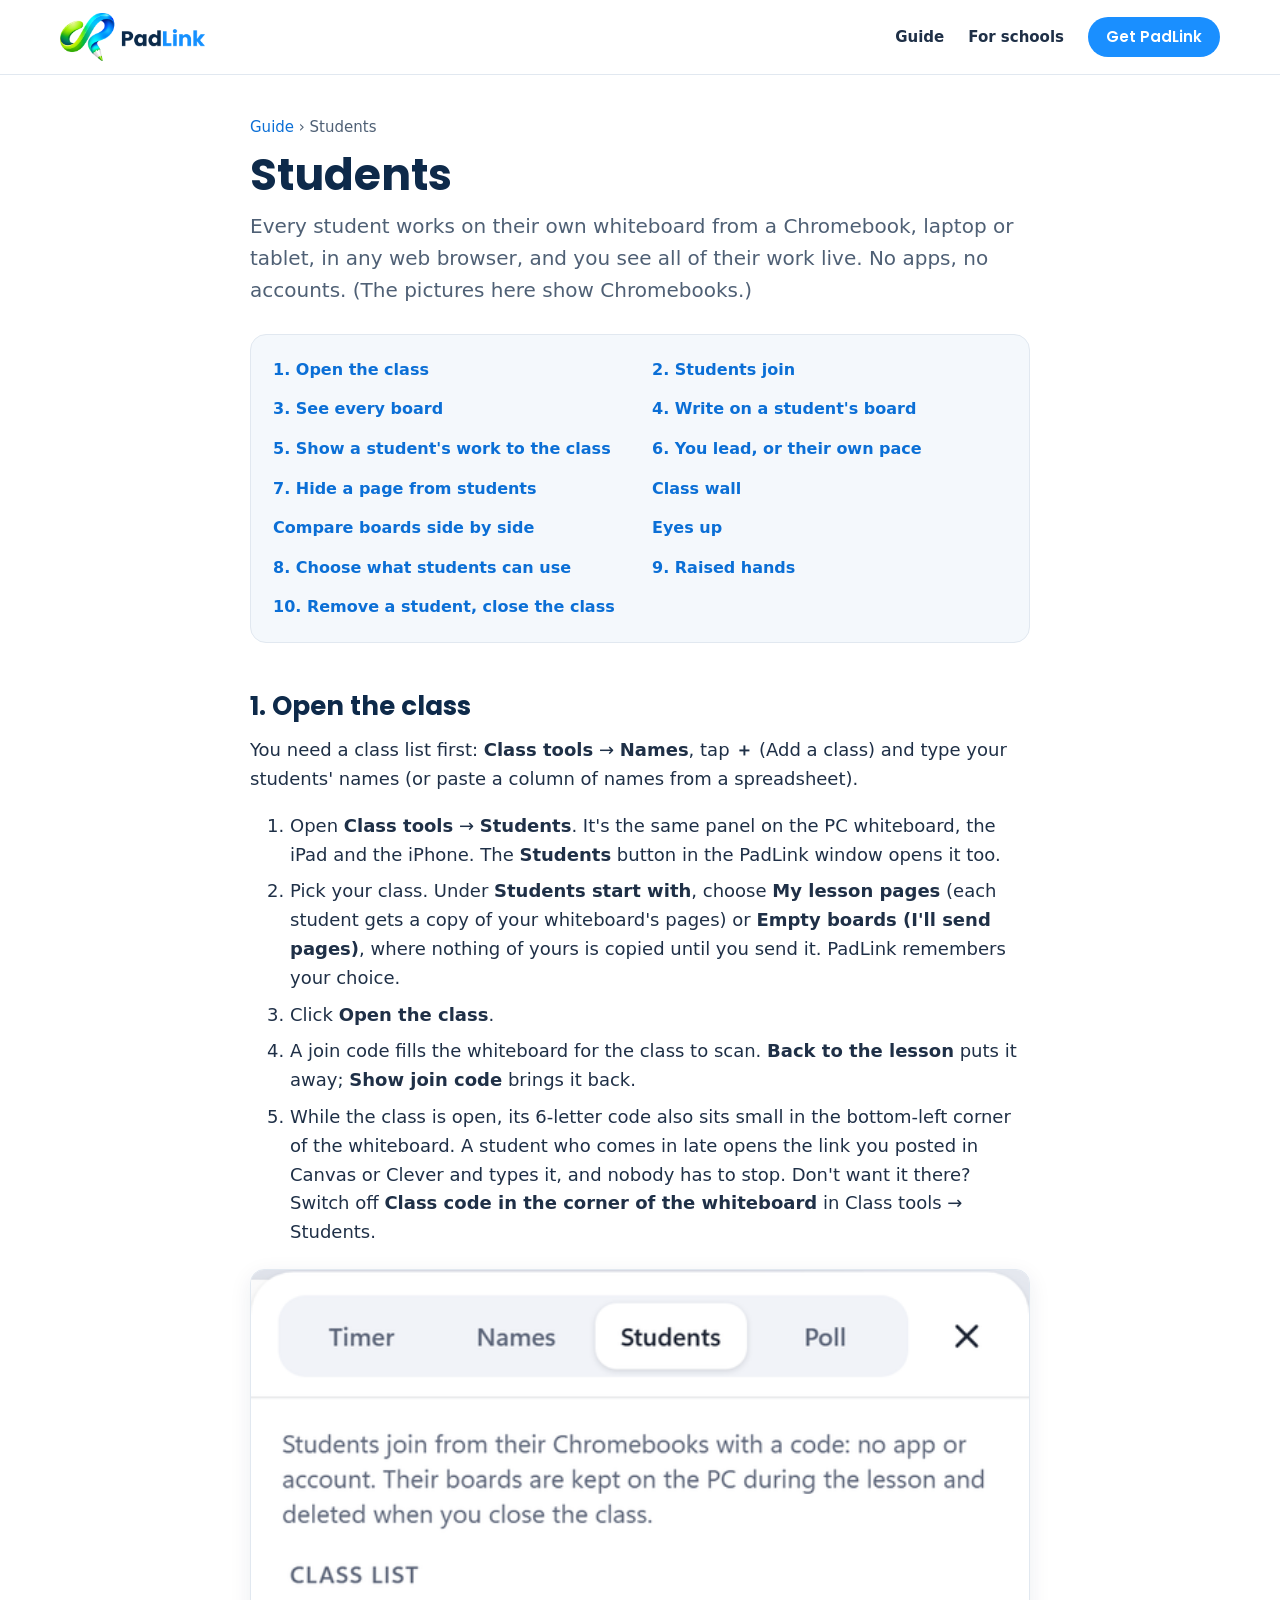
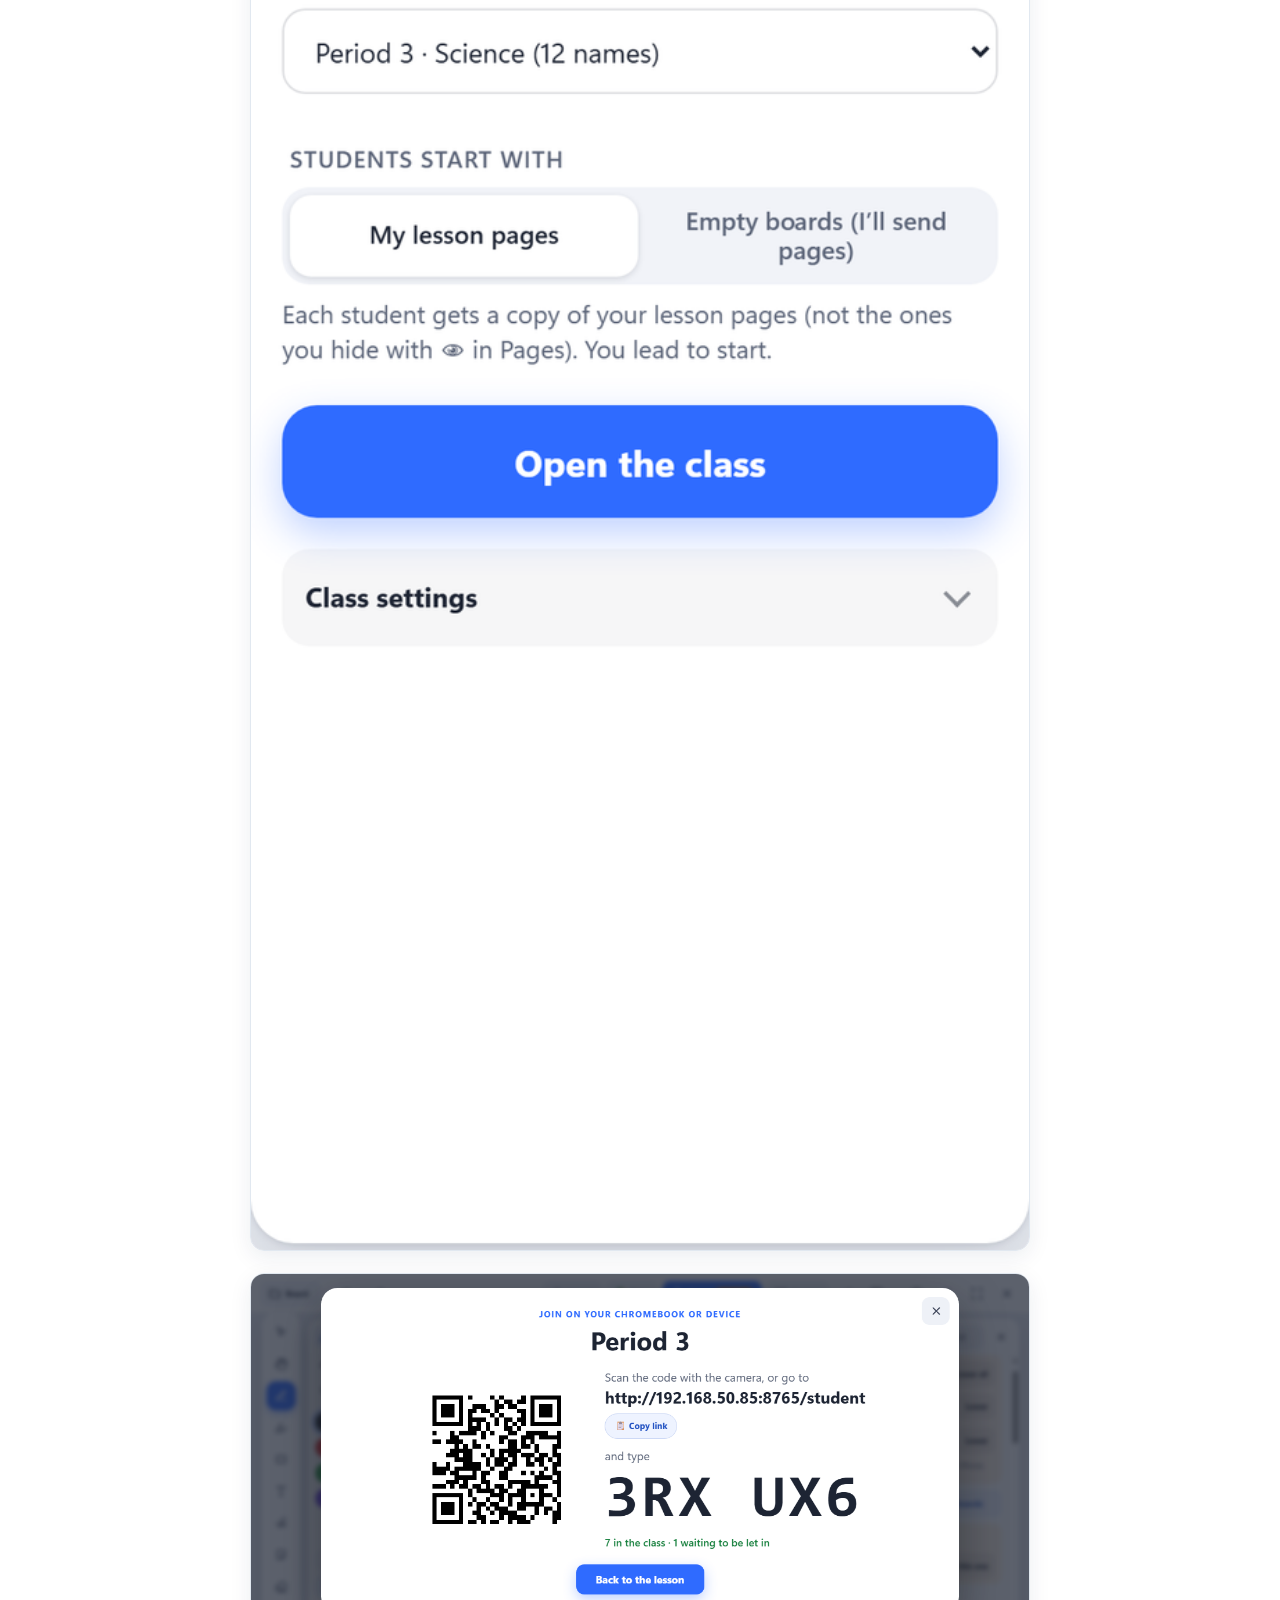
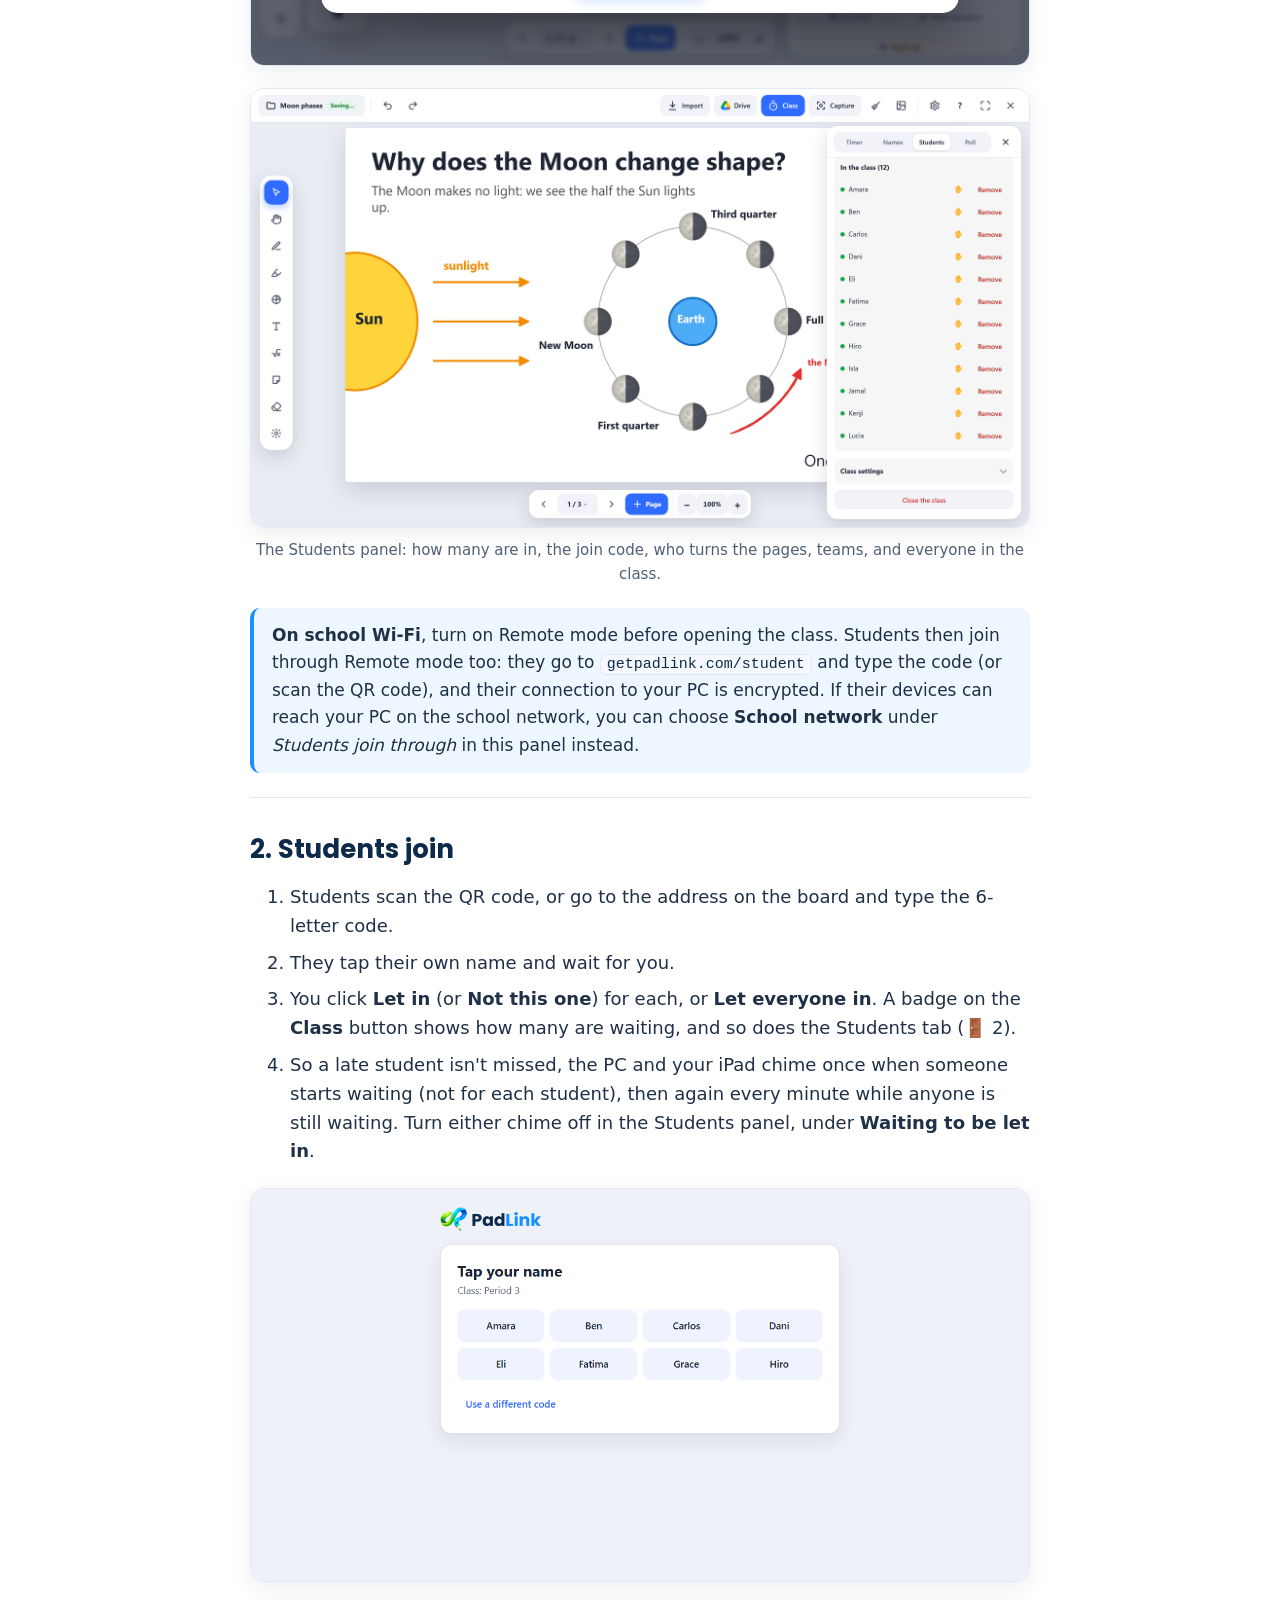
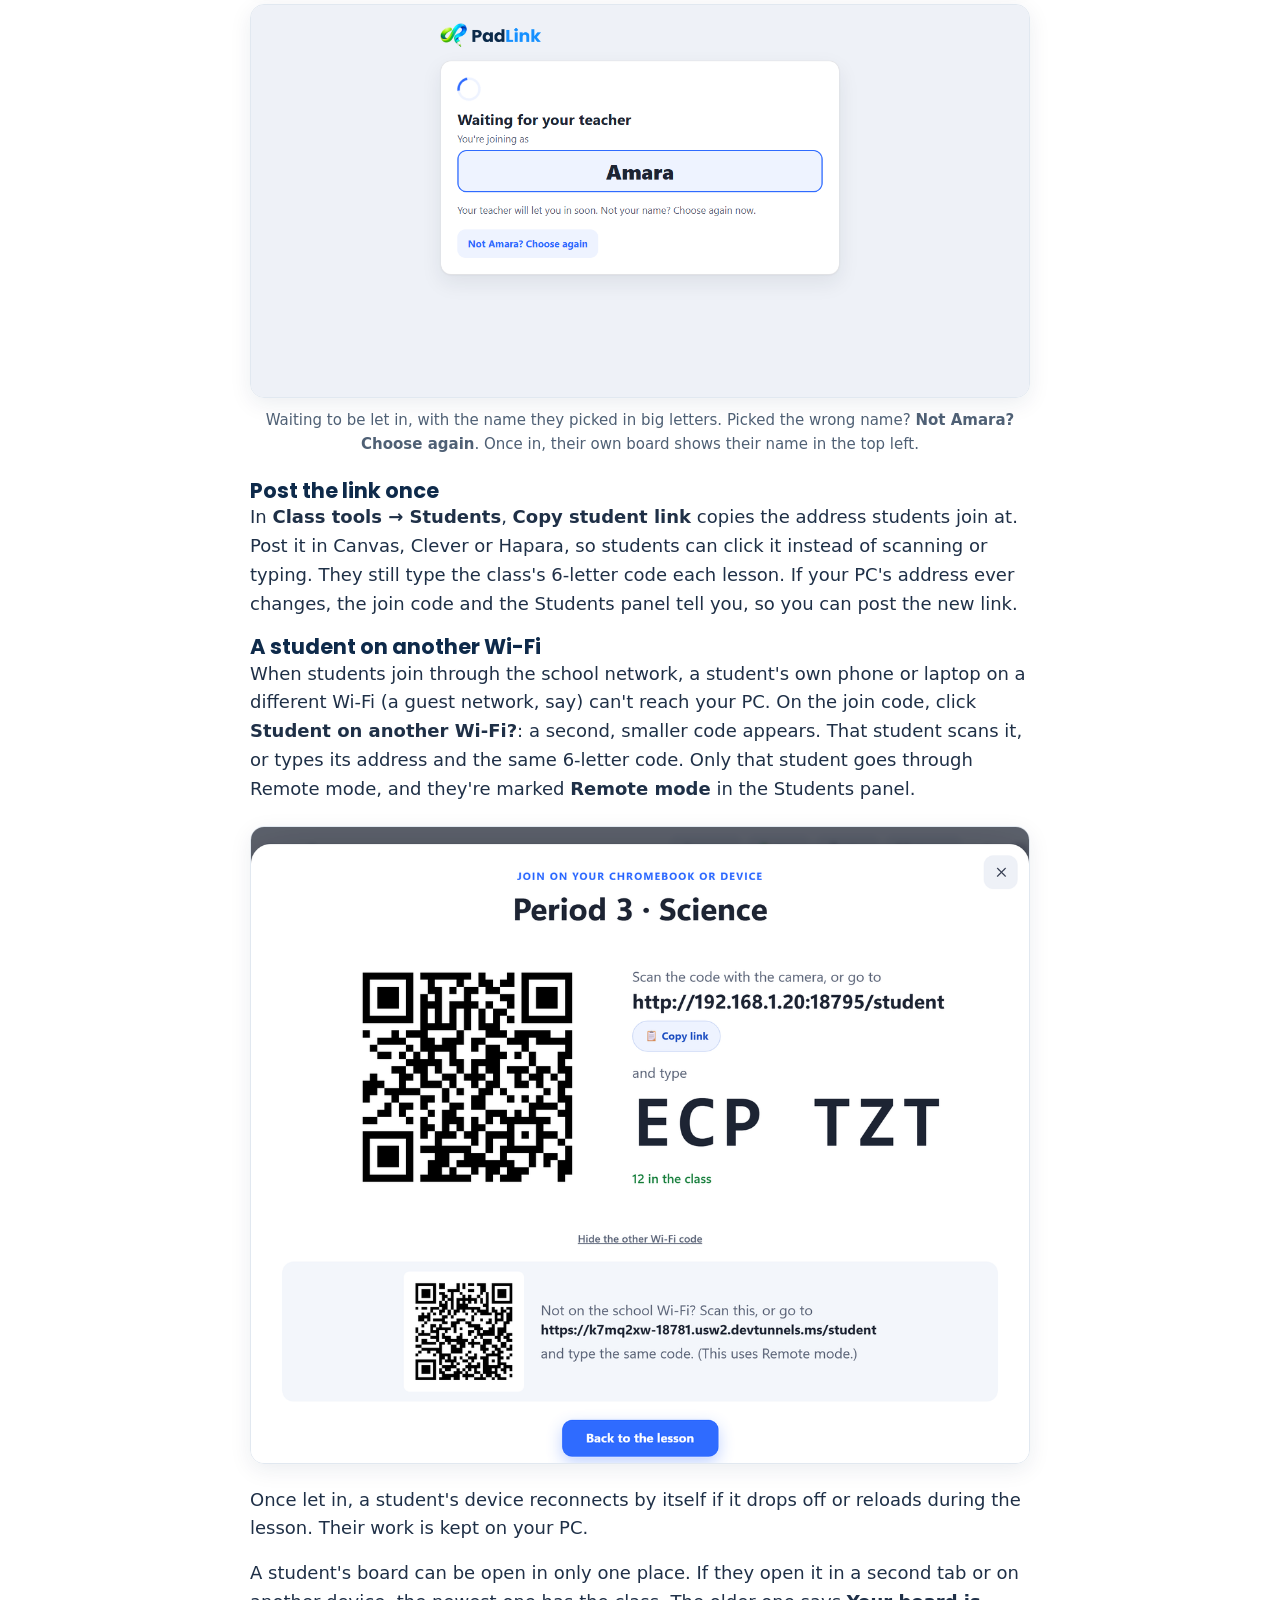
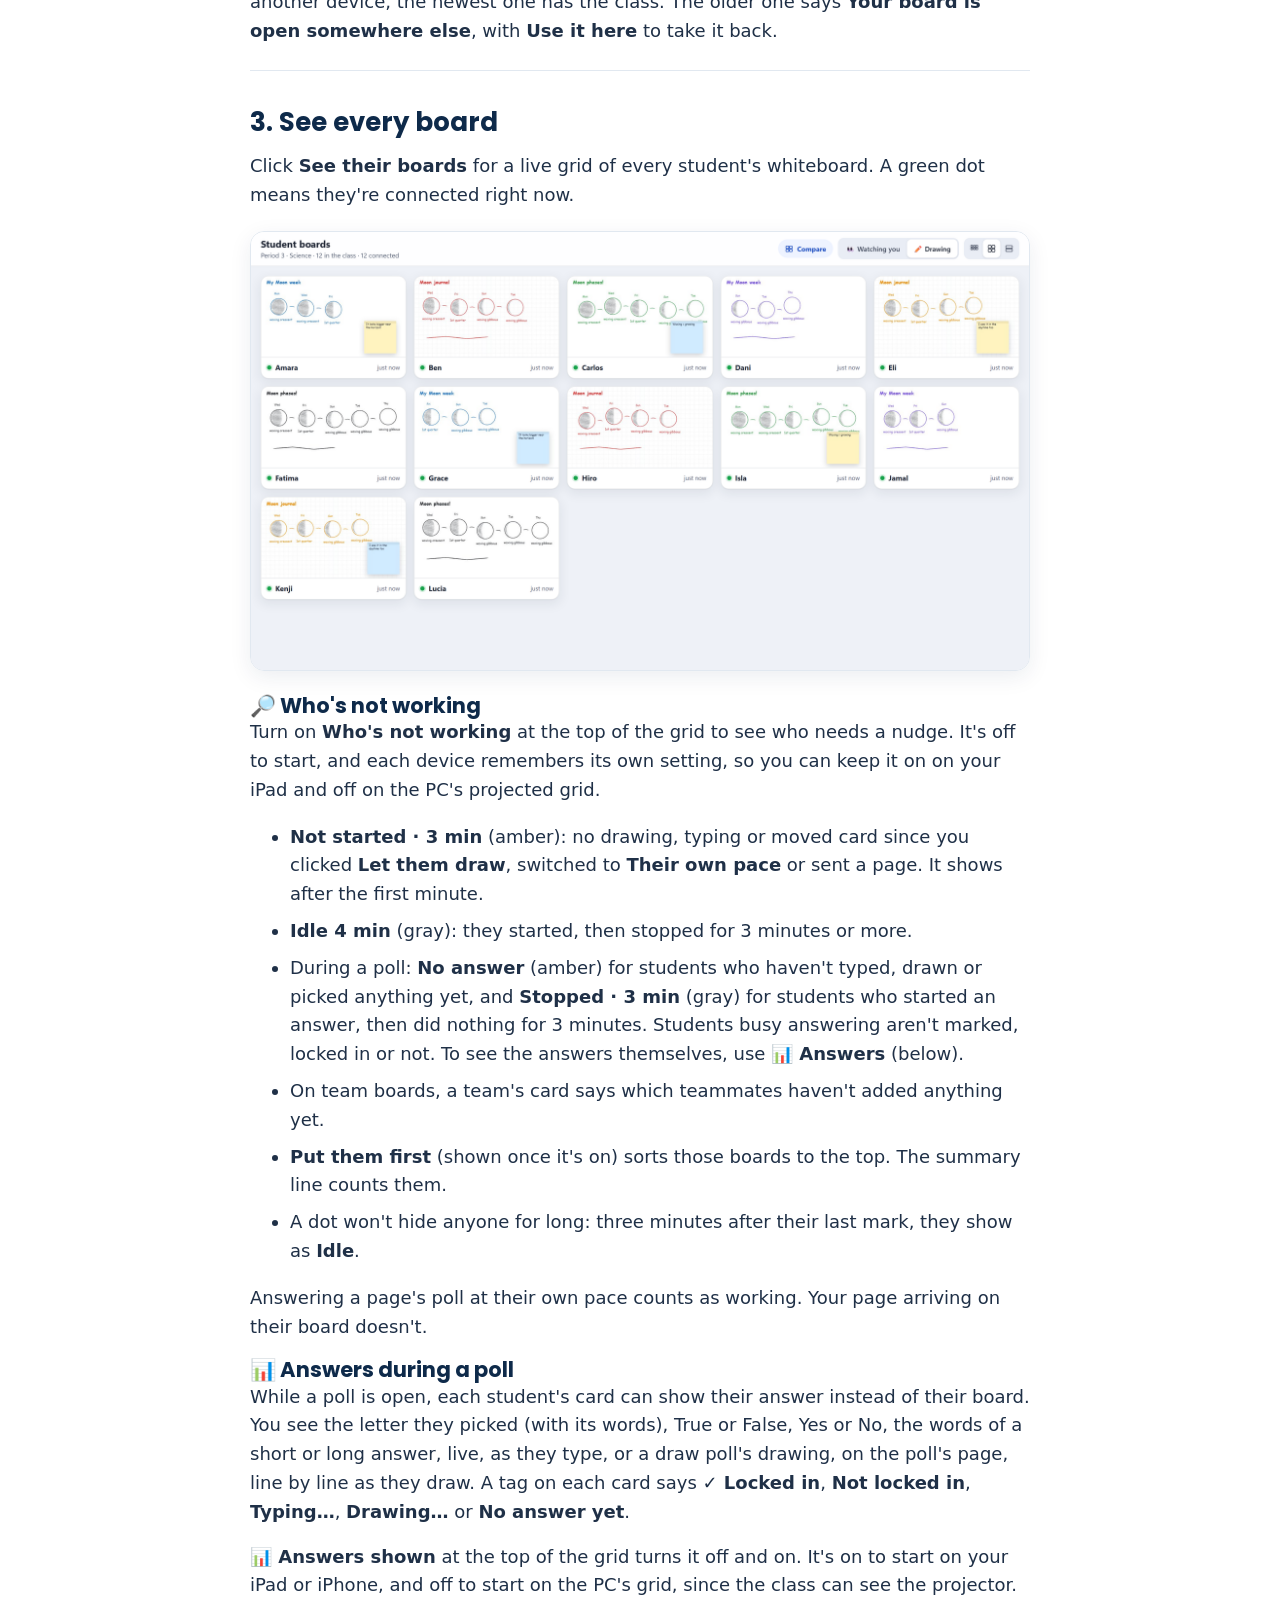
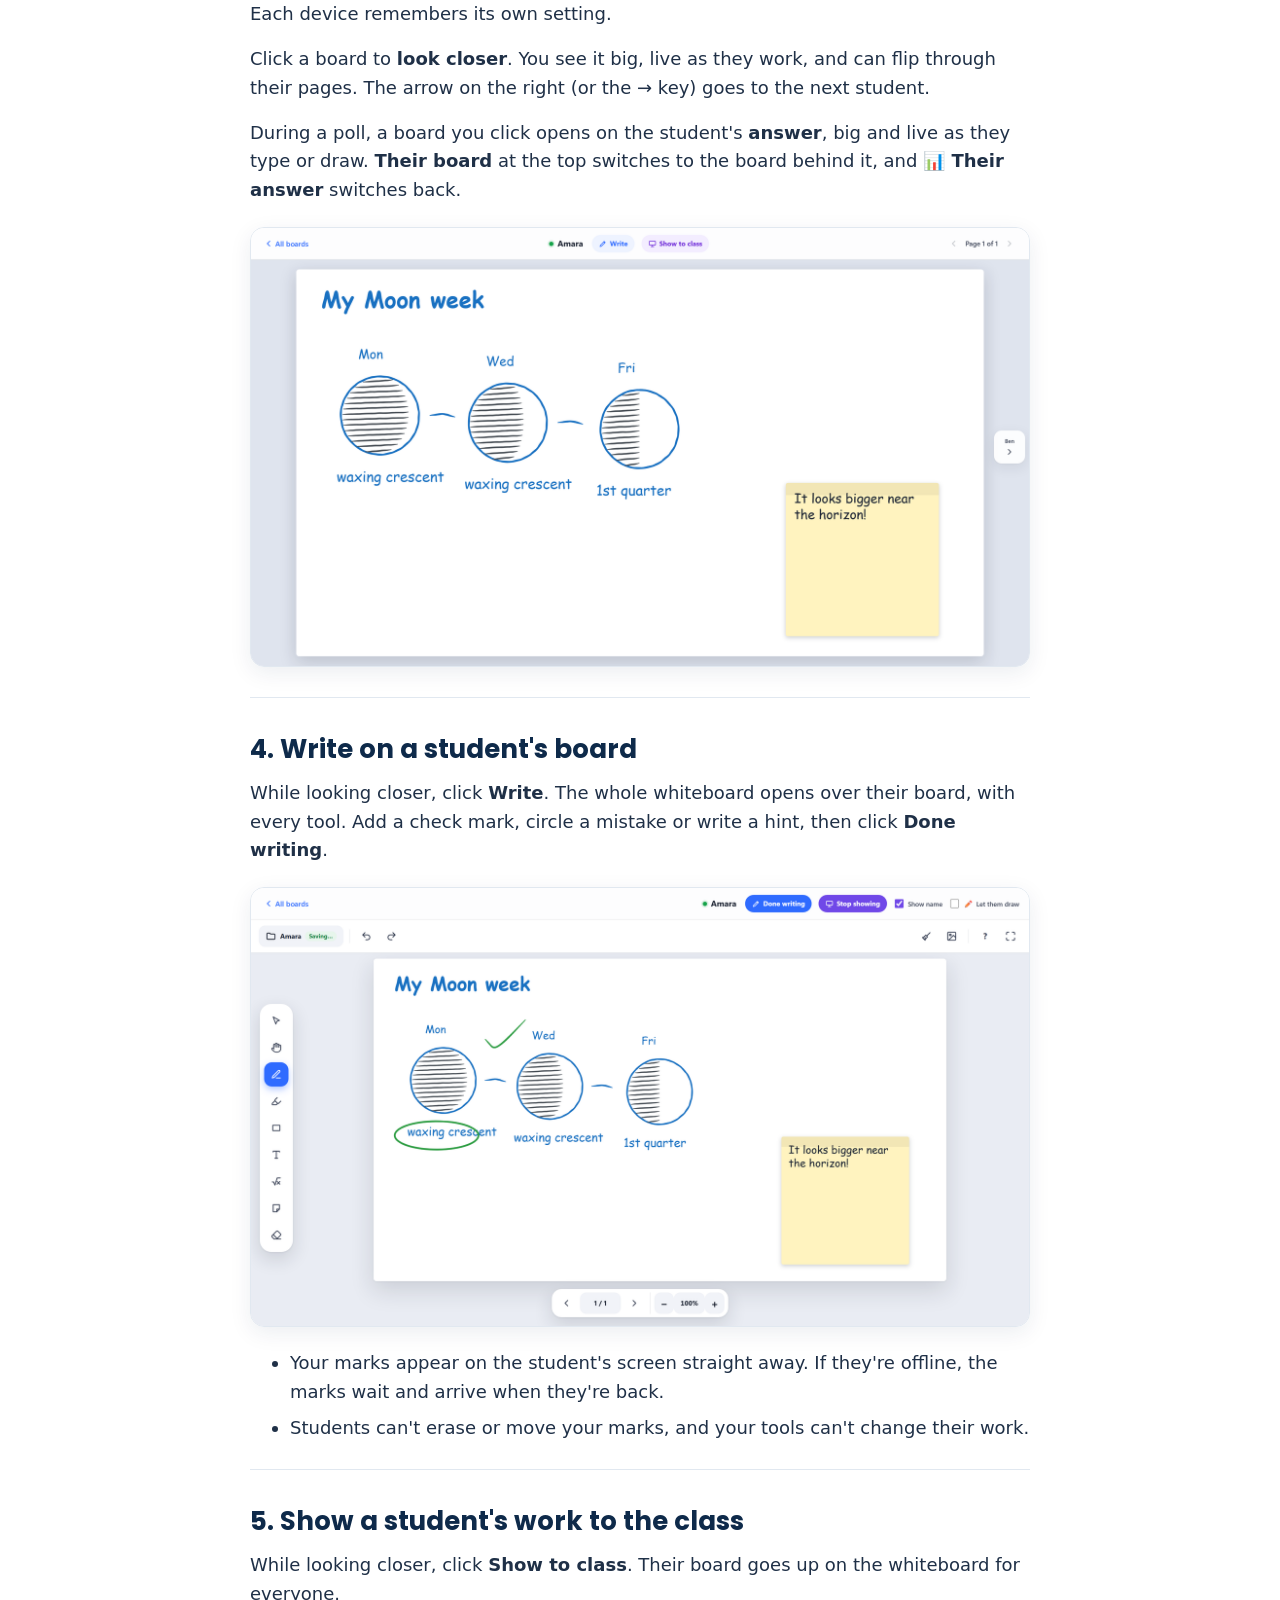
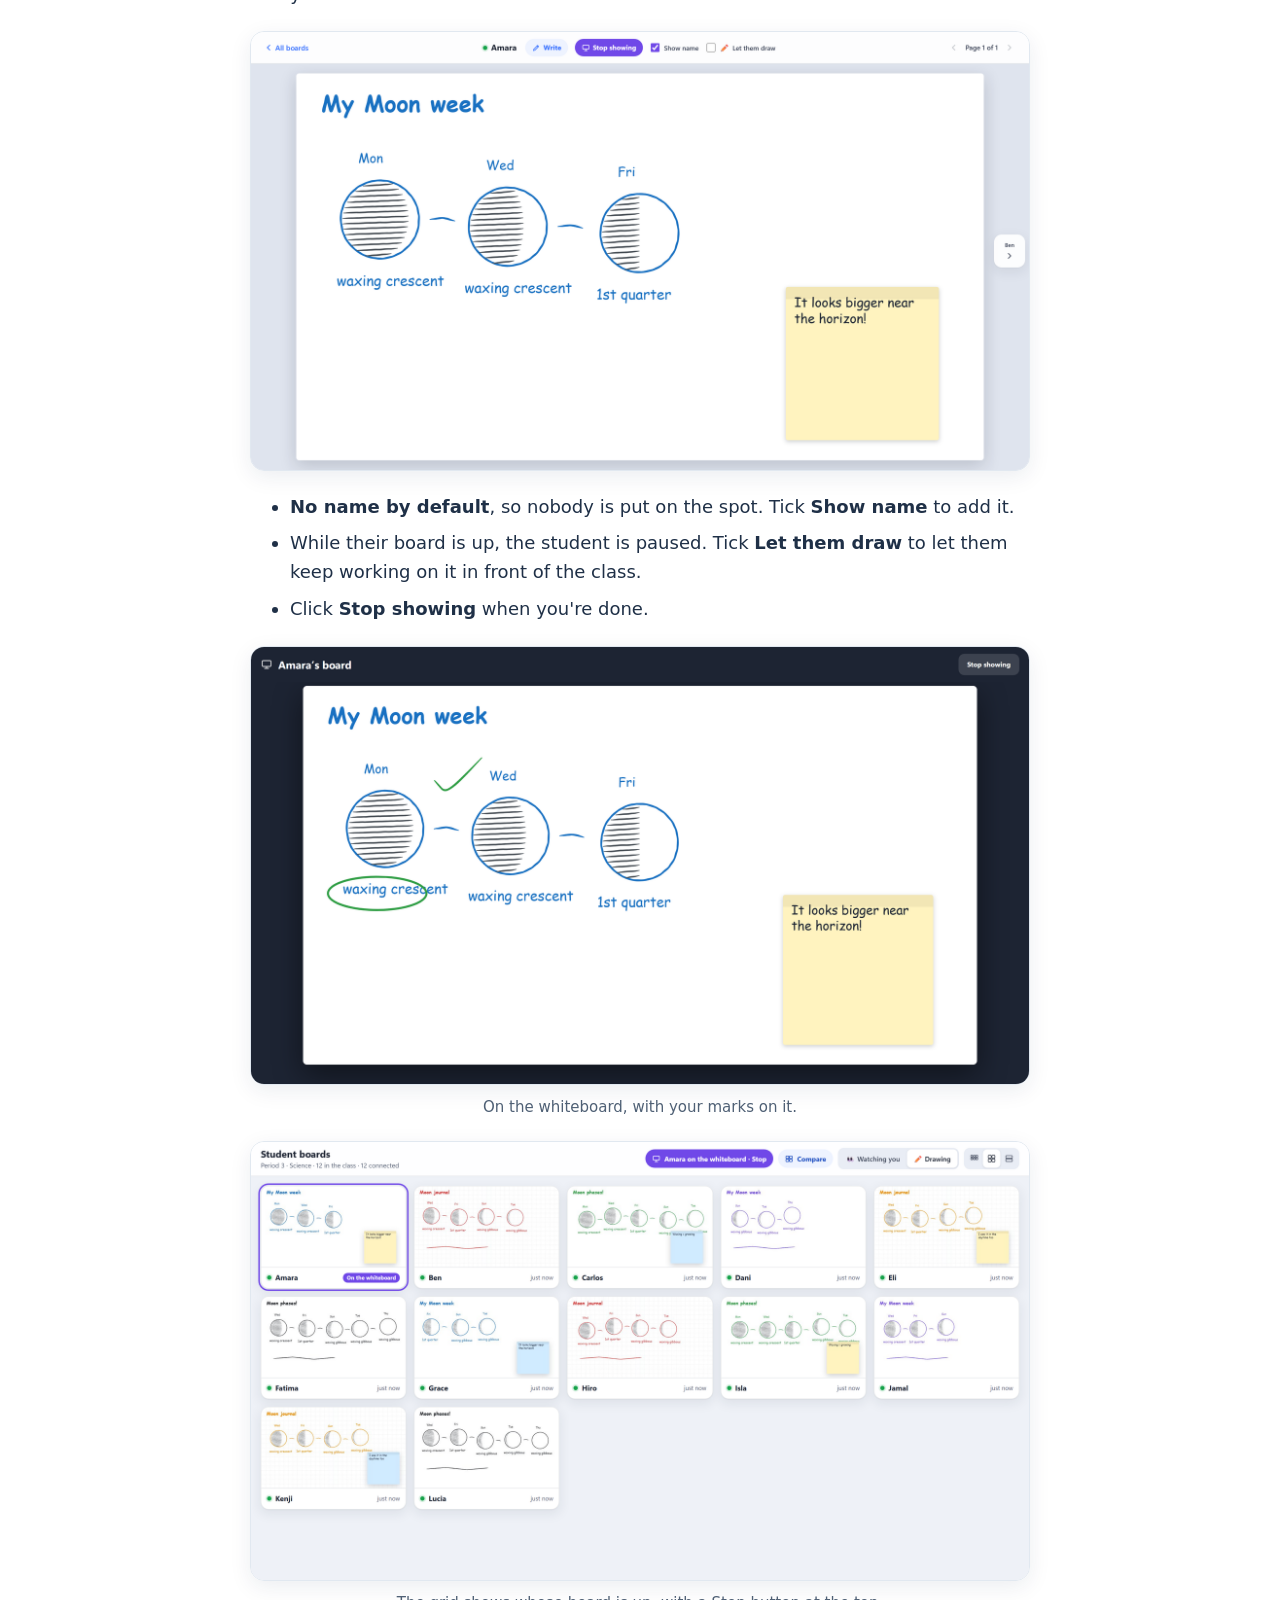
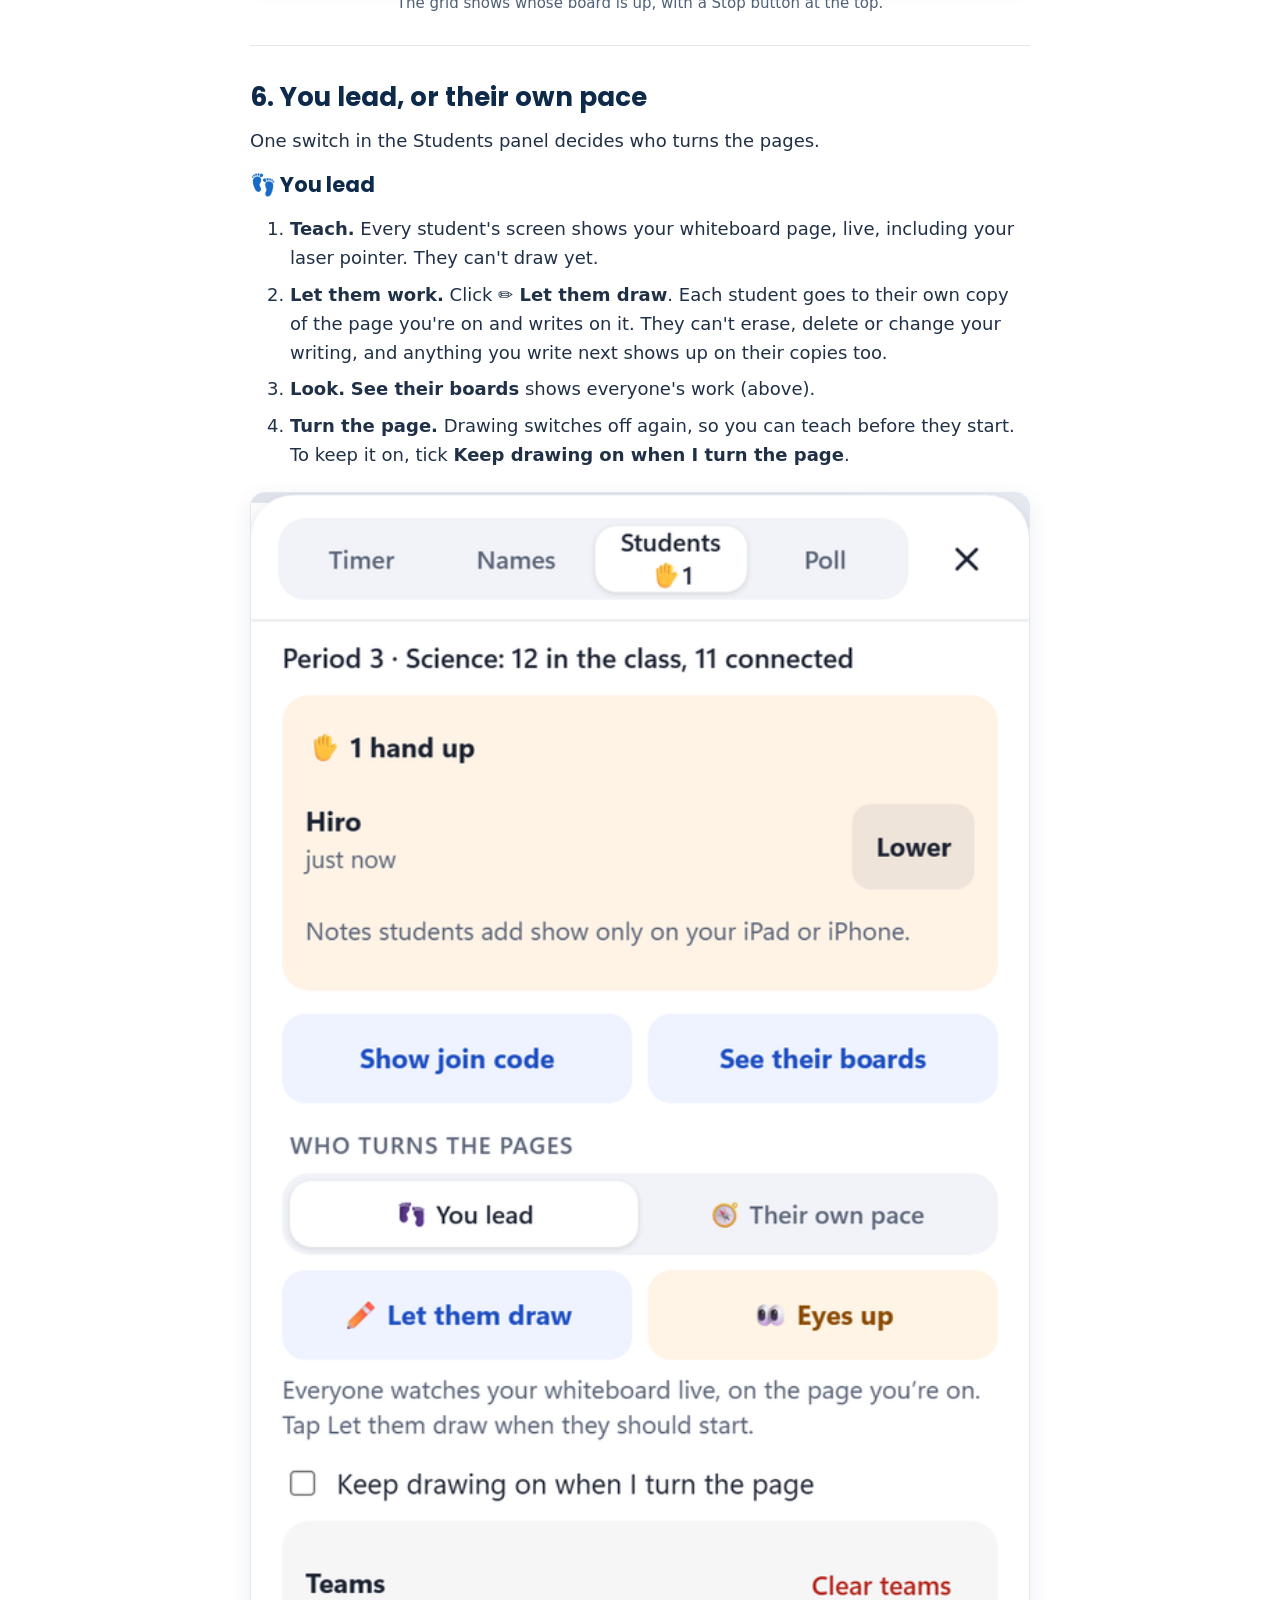
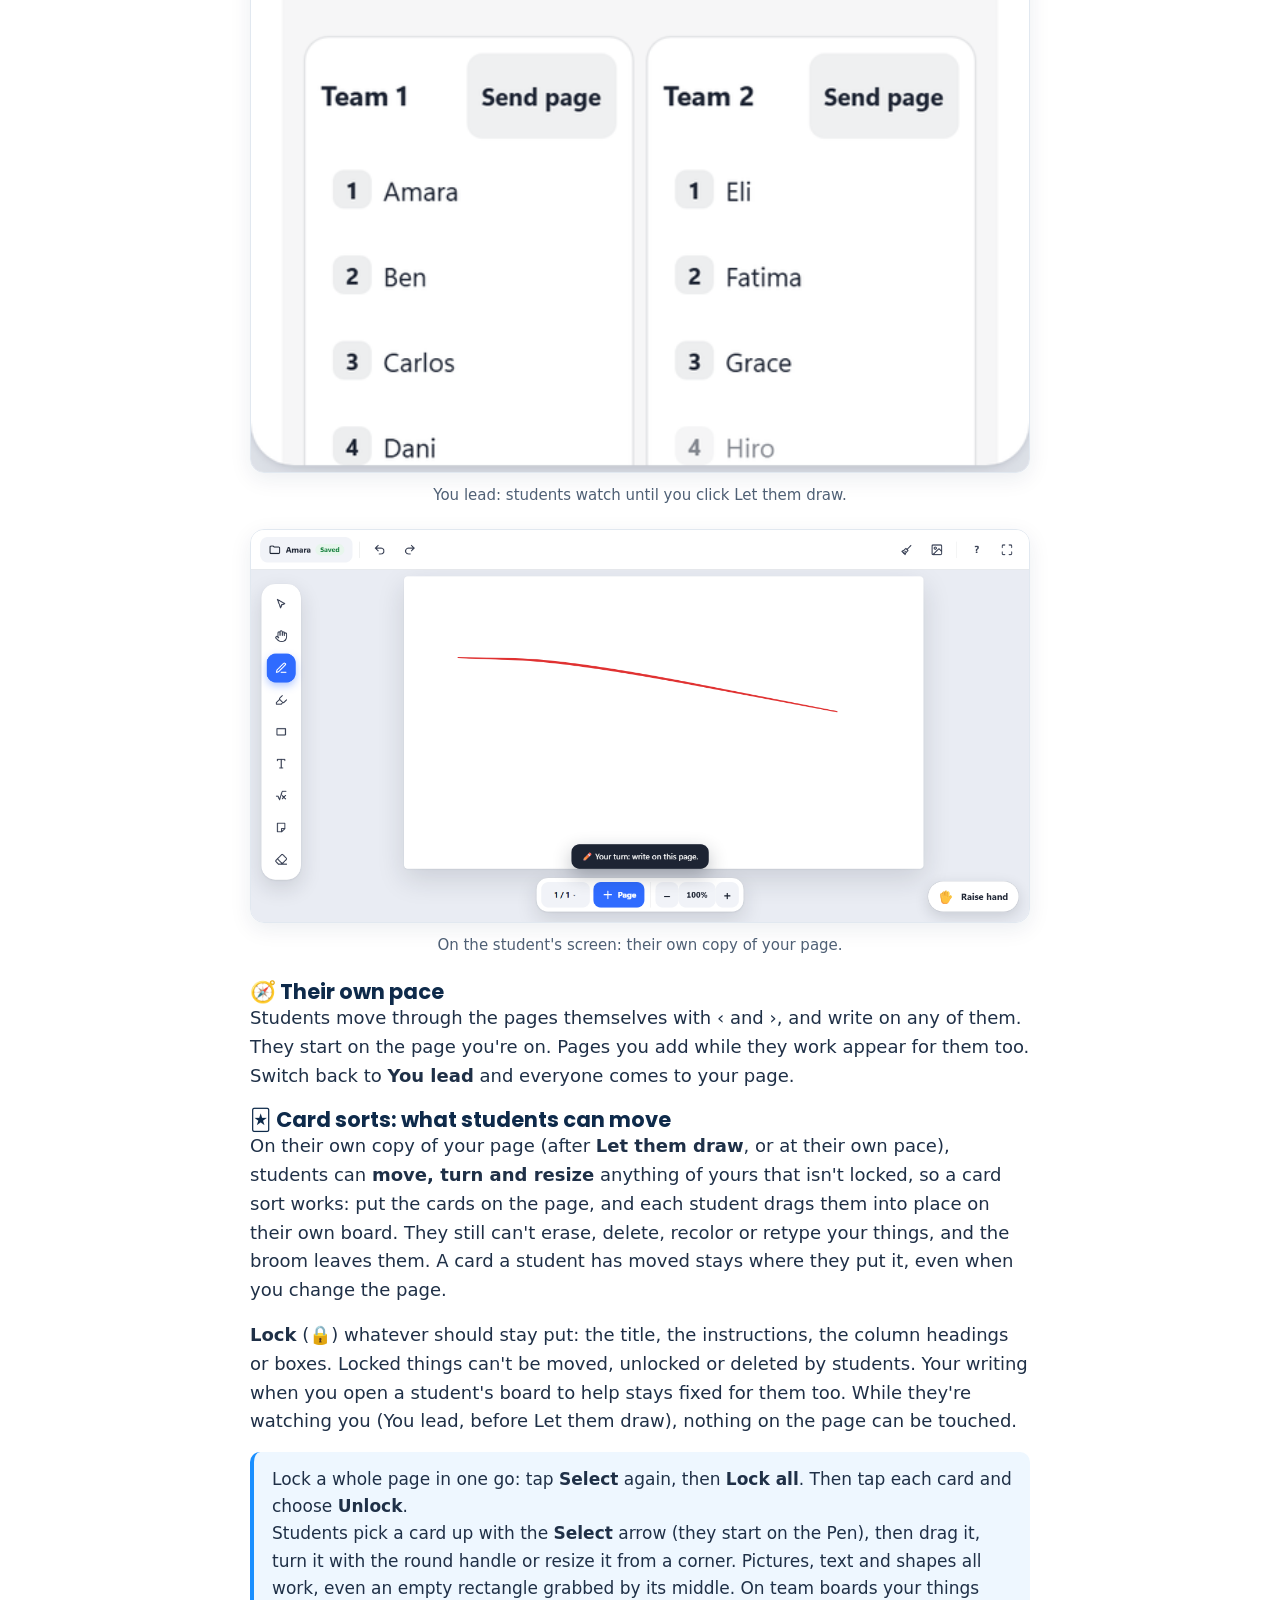
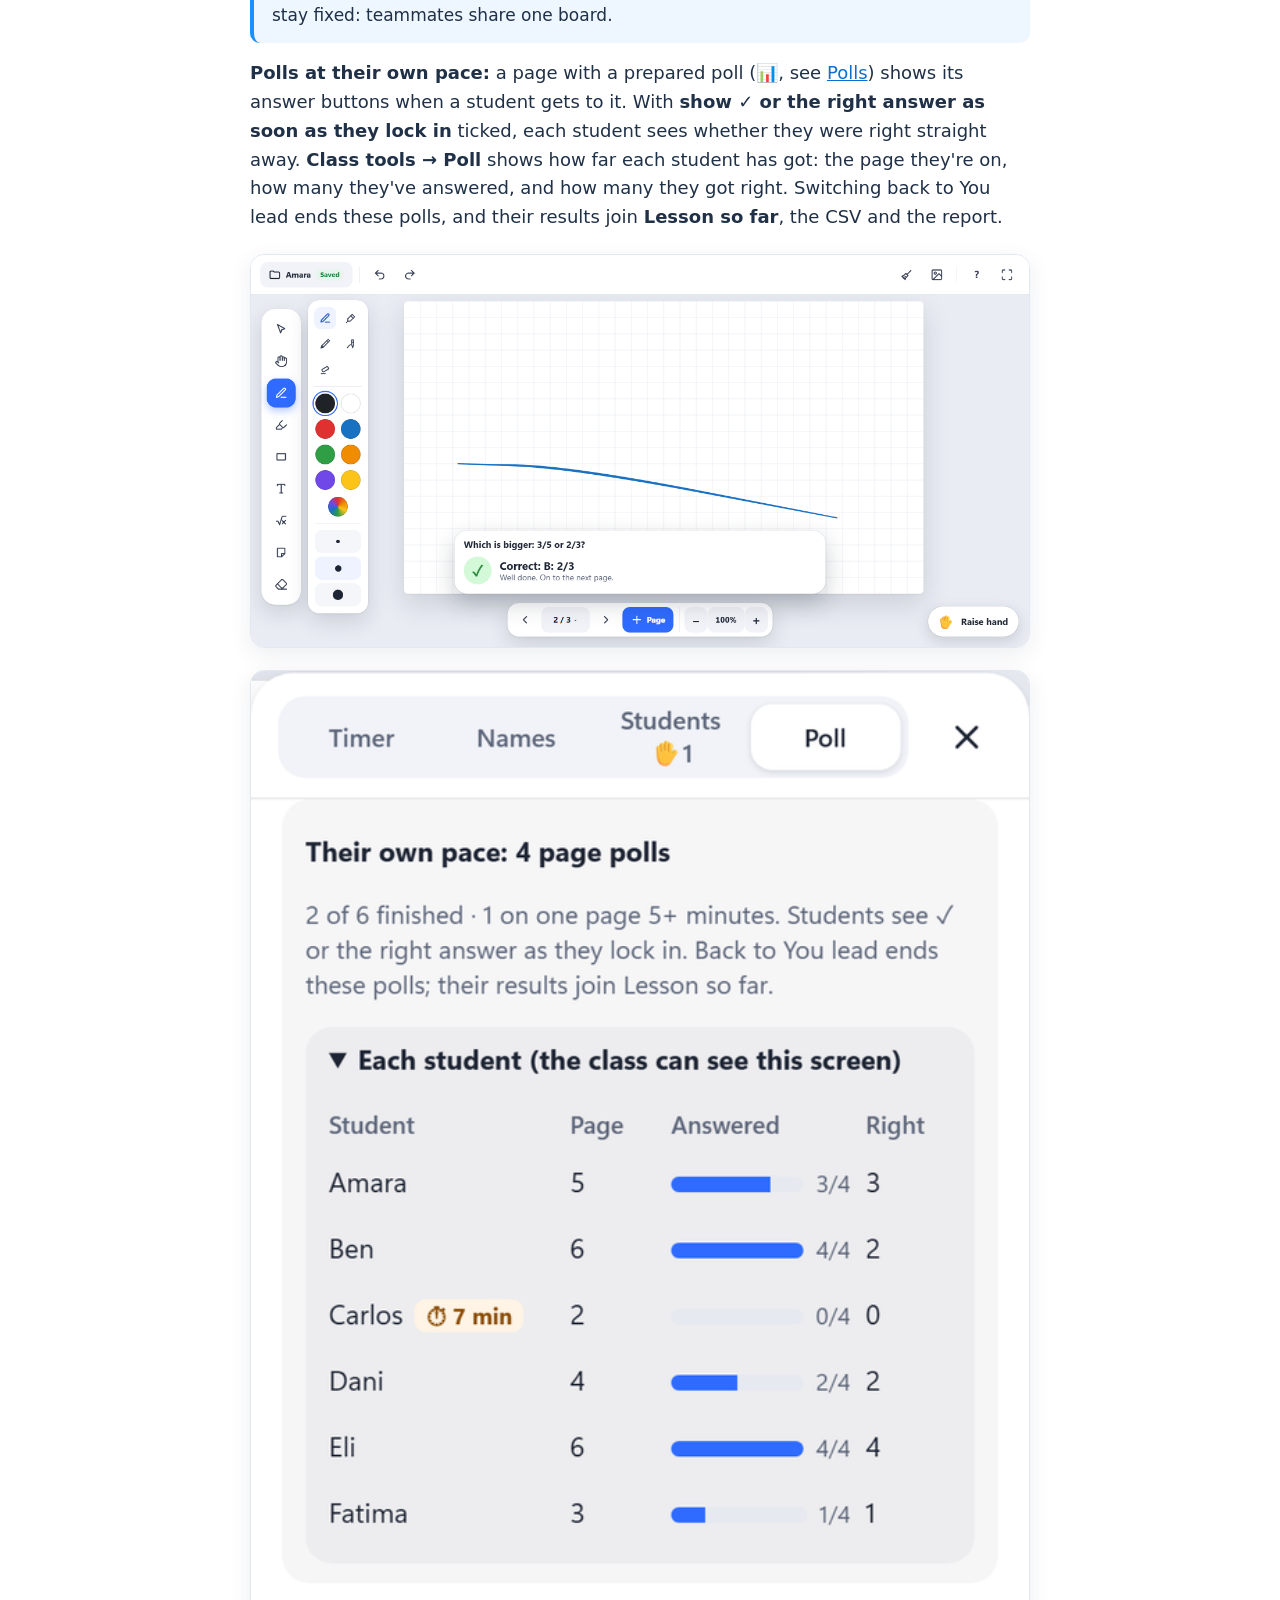
<file: guide/students.html>
<!doctype html>
<html lang="en">
<head>
<meta charset="utf-8">
<meta name="viewport" content="width=device-width, initial-scale=1">
<title>Students · PadLink guide</title>
<meta name="description" content="Student Mode: students join from Chromebooks or any browser. See every board live, write on a student's board, show work to the class, answer raised hands.">
<meta property="og:title" content="Students · PadLink guide">
<meta property="og:site_name" content="PadLink">
<meta property="og:type" content="website">
<meta property="og:image" content="https://getpadlink.com/img/share.png?v=3">
<meta property="og:image:width" content="1200">
<meta property="og:image:height" content="630">
<meta property="og:image:alt" content="PadLink: your classroom tools, together in one free app. An iPad and the classroom whiteboard showing the same Moon phases lesson">
<meta name="twitter:card" content="summary_large_image">
<meta property="og:description" content="Student Mode in PadLink: students join from Chromebooks or any web browser, you see every board live, write on a student's board, show work to the class, send pages and answer raised hands.">
<meta property="og:url" content="https://getpadlink.com/guide/students.html">
<link rel="icon" href="../favicon.ico" sizes="any">
<link rel="apple-touch-icon" href="../apple-touch-icon.png">
<link rel="stylesheet" href="../style.css">
</head>
<body>

<header class="top">
  <div class="wrap">
    <a href="../"><img src="../img/padlink-logo.png" alt="PadLink"></a>
    <nav>
      <a class="wide" href="./">Guide</a>
      <a class="wide" href="../schools.html">For schools</a>
      <a class="btn primary small" href="../#get">Get PadLink</a>
    </nav>
  </div>
</header>

<main class="guide">
  <p class="crumbs"><a href="./">Guide</a> › Students</p>
  <h1>Students</h1>
  <p class="intro">Every student works on their own whiteboard from a Chromebook, laptop or tablet, in any web browser, and you see all of their work live. No apps, no accounts. (The pictures here show Chromebooks.)</p>

  <nav class="toc" aria-label="On this page">
    <a href="#open">1. Open the class</a>
    <a href="#join">2. Students join</a>
    <a href="#grid">3. See every board</a>
    <a href="#write">4. Write on a student's board</a>
    <a href="#show">5. Show a student's work to the class</a>
    <a href="#see">6. You lead, or their own pace</a>
    <a href="#hide">7. Hide a page from students</a>
    <a href="#wall">Class wall</a>
    <a href="#compare">Compare boards side by side</a>
    <a href="#eyes">Eyes up</a>
    <a href="#tools">8. Choose what students can use</a>
    <a href="#hands">9. Raised hands</a>
    <a href="#close">10. Remove a student, close the class</a>
  </nav>

  <section id="open">
    <h2>1. Open the class</h2>
    <p>You need a class list first: <b>Class tools</b> → <b>Names</b>, tap <b>＋</b> (Add a class) and type your students' names (or paste a column of names from a spreadsheet).</p>
    <ol>
      <li>Open <b>Class tools</b> → <b>Students</b>. It's the same panel on the PC whiteboard, the iPad and the iPhone. The <b>Students</b> button in the PadLink window opens it too.</li>
      <li>Pick your class. Under <b>Students start with</b>, choose <b>My lesson pages</b> (each student gets a copy of your whiteboard's pages) or <b>Empty boards (I'll send pages)</b>, where nothing of yours is copied until you send it. PadLink remembers your choice.</li>
      <li>Click <b>Open the class</b>.</li>
      <li>A join code fills the whiteboard for the class to scan. <b>Back to the lesson</b> puts it away; <b>Show join code</b> brings it back.</li>
      <li>While the class is open, its 6-letter code also sits small in the bottom-left corner of the whiteboard. A student who comes in late opens the link you posted in Canvas or Clever and types it, and nobody has to stop. Don't want it there? Switch off <b>Class code in the corner of the whiteboard</b> in Class tools → Students.</li>
    </ol>
    <figure class="shot">
      <img src="../img/guide/st-start-with.png" alt="The Students panel before the class opens: the class list, and Students start with My lesson pages or Empty boards">
    </figure>
    <figure class="shot">
      <img src="../img/guide/join-code.png" alt="The join code over the whiteboard, with a QR code, an address and a 6-letter code">
    </figure>
    <figure class="shot">
      <img src="../img/guide/st-class-panel.png" alt="Class tools, Students tab, beside the Moon lesson">
      <figcaption>The Students panel: how many are in, the join code, who turns the pages, teams, and everyone in the class.</figcaption>
    </figure>
    <div class="tip"><b>On school Wi-Fi</b>, turn on Remote mode before opening the class. Students then join through Remote mode too: they go to <code>getpadlink.com/student</code> and type the code (or scan the QR code), and their connection to your PC is encrypted. If their devices can reach your PC on the school network, you can choose <b>School network</b> under <i>Students join through</i> in this panel instead.</div>
  </section>

  <section id="join">
    <h2>2. Students join</h2>
    <ol>
      <li>Students scan the QR code, or go to the address on the board and type the 6-letter code.</li>
      <li>They tap their own name and wait for you.</li>
      <li>You click <b>Let in</b> (or <b>Not this one</b>) for each, or <b>Let everyone in</b>. A badge on the <b>Class</b> button shows how many are waiting, and so does the Students tab (🚪 2).</li>
      <li>So a late student isn't missed, the PC and your iPad chime once when someone starts waiting (not for each student), then again every minute while anyone is still waiting. Turn either chime off in the Students panel, under <b>Waiting to be let in</b>.</li>
    </ol>
    <figure class="shot">
      <img src="../img/guide/student-names.png" alt="A Chromebook showing the class list">
    </figure>
    <figure class="shot">
      <img src="../img/guide/st-waiting.png" alt="A Chromebook saying Waiting for your teacher">
      <figcaption>Waiting to be let in, with the name they picked in big letters. Picked the wrong name? <b>Not Amara? Choose again</b>. Once in, their own board shows their name in the top left.</figcaption>
    </figure>
    <h3>Post the link once</h3>
    <p>In <b>Class tools → Students</b>, <b>Copy student link</b> copies the address students join at. Post it in Canvas, Clever or Hapara, so students can click it instead of scanning or typing. They still type the class's 6-letter code each lesson. If your PC's address ever changes, the join code and the Students panel tell you, so you can post the new link.</p>

    <h3>A student on another Wi-Fi</h3>
    <p>When students join through the school network, a student's own phone or laptop on a different Wi-Fi (a guest network, say) can't reach your PC. On the join code, click <b>Student on another Wi-Fi?</b>: a second, smaller code appears. That student scans it, or types its address and the same 6-letter code. Only that student goes through Remote mode, and they're marked <b>Remote mode</b> in the Students panel.</p>
    <figure class="shot">
      <img src="../img/guide/st-join-other.png" alt="The join code with a second, smaller code for a student on another Wi-Fi">
    </figure>
    <p>Once let in, a student's device reconnects by itself if it drops off or reloads during the lesson. Their work is kept on your PC.</p>
    <p>A student's board can be open in only one place. If they open it in a second tab or on another device, the newest one has the class. The older one says <b>Your board is open somewhere else</b>, with <b>Use it here</b> to take it back.</p>
  </section>

  <section id="grid">
    <h2>3. See every board</h2>
    <p>Click <b>See their boards</b> for a live grid of every student's whiteboard. A green dot means they're connected right now.</p>
    <figure class="shot">
      <img src="../img/guide/student-grid.png" alt="A grid of twelve students' Moon journals">
    </figure>
    <h3>🔎 Who's not working</h3>
    <p>Turn on <b>Who's not working</b> at the top of the grid to see who needs a nudge. It's off to start, and each device remembers its own setting, so you can keep it on on your iPad and off on the PC's projected grid.</p>
    <ul>
      <li><b>Not started · 3 min</b> (amber): no drawing, typing or moved card since you clicked <b>Let them draw</b>, switched to <b>Their own pace</b> or sent a page. It shows after the first minute.</li>
      <li><b>Idle 4 min</b> (gray): they started, then stopped for 3 minutes or more.</li>
      <li>During a poll: <b>No answer</b> (amber) for students who haven't typed, drawn or picked anything yet, and <b>Stopped · 3 min</b> (gray) for students who started an answer, then did nothing for 3 minutes. Students busy answering aren't marked, locked in or not. To see the answers themselves, use <b>📊 Answers</b> (below).</li>
      <li>On team boards, a team's card says which teammates haven't added anything yet.</li>
      <li><b>Put them first</b> (shown once it's on) sorts those boards to the top. The summary line counts them.</li>
      <li>A dot won't hide anyone for long: three minutes after their last mark, they show as <b>Idle</b>.</li>
    </ul>
    <p>Answering a page's poll at their own pace counts as working. Your page arriving on their board doesn't.</p>
    <h3>📊 Answers during a poll</h3>
    <p>While a poll is open, each student's card can show their answer instead of their board. You see the letter they picked (with its words), True or False, Yes or No, the words of a short or long answer, live, as they type, or a draw poll's drawing, on the poll's page, line by line as they draw. A tag on each card says <b>✓ Locked in</b>, <b>Not locked in</b>, <b>Typing…</b>, <b>Drawing…</b> or <b>No answer yet</b>.</p>
    <p><b>📊 Answers shown</b> at the top of the grid turns it off and on. It's on to start on your iPad or iPhone, and off to start on the PC's grid, since the class can see the projector. Each device remembers its own setting.</p>
    <p>Click a board to <b>look closer</b>. You see it big, live as they work, and can flip through their pages. The arrow on the right (or the → key) goes to the next student.</p>
    <p>During a poll, a board you click opens on the student's <b>answer</b>, big and live as they type or draw. <b>Their board</b> at the top switches to the board behind it, and <b>📊 Their answer</b> switches back.</p>
    <figure class="shot">
      <img src="../img/guide/st-closer.png" alt="Amara's board, looked at closer">
    </figure>
  </section>

  <section id="write">
    <h2>4. Write on a student's board</h2>
    <p>While looking closer, click <b>Write</b>. The whole whiteboard opens over their board, with every tool. Add a check mark, circle a mistake or write a hint, then click <b>Done writing</b>.</p>
    <figure class="shot">
      <img src="../img/guide/st-writing.png" alt="The teacher writing a green check mark and a circle on Amara's board">
    </figure>
    <ul>
      <li>Your marks appear on the student's screen straight away. If they're offline, the marks wait and arrive when they're back.</li>
      <li>Students can't erase or move your marks, and your tools can't change their work.</li>
    </ul>
  </section>

  <section id="show">
    <h2>5. Show a student's work to the class</h2>
    <p>While looking closer, click <b>Show to class</b>. Their board goes up on the whiteboard for everyone.</p>
    <figure class="shot">
      <img src="../img/guide/st-closer-showing.png" alt="Look closer with Stop showing, Show name and Let them draw">
    </figure>
    <ul>
      <li><b>No name by default</b>, so nobody is put on the spot. Tick <b>Show name</b> to add it.</li>
      <li>While their board is up, the student is paused. Tick <b>Let them draw</b> to let them keep working on it in front of the class.</li>
      <li>Click <b>Stop showing</b> when you're done.</li>
    </ul>
    <figure class="shot">
      <img src="../img/guide/st-whiteboard-showing.png" alt="Amara's board on the whiteboard, with the teacher's marks">
      <figcaption>On the whiteboard, with your marks on it.</figcaption>
    </figure>
    <figure class="shot">
      <img src="../img/guide/st-grid-showing.png" alt="The grid showing which board is on the whiteboard">
      <figcaption>The grid shows whose board is up, with a Stop button at the top.</figcaption>
    </figure>
  </section>

  <section id="see">
    <h2>6. You lead, or their own pace</h2>
    <p>One switch in the Students panel decides who turns the pages.</p>
    <h3>👣 You lead</h3>
    <ol>
      <li><b>Teach.</b> Every student's screen shows your whiteboard page, live, including your laser pointer. They can't draw yet.</li>
      <li><b>Let them work.</b> Click <b>✏️ Let them draw</b>. Each student goes to their own copy of the page you're on and writes on it. They can't erase, delete or change your writing, and anything you write next shows up on their copies too.</li>
      <li><b>Look.</b> <b>See their boards</b> shows everyone's work (above).</li>
      <li><b>Turn the page.</b> Drawing switches off again, so you can teach before they start. To keep it on, tick <b>Keep drawing on when I turn the page</b>.</li>
    </ol>
    <figure class="shot">
      <img src="../img/guide/st-pace-lead.png" alt="The Students panel with You lead chosen and a Let them draw button">
      <figcaption>You lead: students watch until you click Let them draw.</figcaption>
    </figure>
    <figure class="shot">
      <img src="../img/guide/st-lesson-draw.png" alt="A student's Chromebook with the teacher's page and the message Your turn: write on this page">
      <figcaption>On the student's screen: their own copy of your page.</figcaption>
    </figure>
    <h3>🧭 Their own pace</h3>
    <p>Students move through the pages themselves with ‹ and ›, and write on any of them. They start on the page you're on. Pages you add while they work appear for them too. Switch back to <b>You lead</b> and everyone comes to your page.</p>
    <h3>🃏 Card sorts: what students can move</h3>
    <p>On their own copy of your page (after <b>Let them draw</b>, or at their own pace), students can <b>move, turn and resize</b> anything of yours that isn't locked, so a card sort works: put the cards on the page, and each student drags them into place on their own board. They still can't erase, delete, recolor or retype your things, and the broom leaves them. A card a student has moved stays where they put it, even when you change the page.</p>
    <p><b>Lock</b> (🔒) whatever should stay put: the title, the instructions, the column headings or boxes. Locked things can't be moved, unlocked or deleted by students. Your writing when you open a student's board to help stays fixed for them too. While they're watching you (You lead, before Let them draw), nothing on the page can be touched.</p>
    <div class="tip">Lock a whole page in one go: tap <b>Select</b> again, then <b>Lock all</b>. Then tap each card and choose <b>Unlock</b>.<br>Students pick a card up with the <b>Select</b> arrow (they start on the Pen), then drag it, turn it with the round handle or resize it from a corner. Pictures, text and shapes all work, even an empty rectangle grabbed by its middle. On team boards your things stay fixed: teammates share one board.</div>
    <p><b>Polls at their own pace:</b> a page with a prepared poll (📊, see <a href="class-tools.html">Polls</a>) shows its answer buttons when a student gets to it. With <b>show ✓ or the right answer as soon as they lock in</b> ticked, each student sees whether they were right straight away. <b>Class tools → Poll</b> shows how far each student has got: the page they're on, how many they've answered, and how many they got right. Switching back to You lead ends these polls, and their results join <b>Lesson so far</b>, the CSV and the report.</p>
    <figure class="shot">
      <img src="../img/guide/st-page-poll.png" alt="A student's Chromebook: the page's poll answered, Correct: B: 2/3">
    </figure>
    <figure class="shot">
      <img src="../img/guide/st-self-grid.png" alt="Class tools, Poll tab: each student's page, how many answered and how many right">
    </figure>
    <figure class="shot">
      <img src="../img/guide/st-own-pace.png" alt="A student's Chromebook on page 2 of 3, with page arrows">
    </figure>
    <div class="tip"><b>Started with empty boards?</b> The same switch works: You lead keeps students on the page they're on, and <b>Send my page to everyone</b> (in the panel) copies the page you're on onto every student's board as a new page. There, your unlocked things become theirs (to move, change or erase); your locked things stay put. Meant to give them your lesson? <b>Send all my lesson pages</b> does it without closing the class, and from then on it works as if you'd started with them. What they did is kept.</div>
  </section>

  <section id="wall">
    <h2>🗒️ Class wall</h2>
    <p>One page of sticky notes, for an exit ticket, notice and wonder, or questions to come back to. The whole class sees the wall live, and each student types or draws on their own notes only.</p>
    <ol>
      <li>Open the class. In <b>Class tools → Students</b>, pick the kind of wall:
        <ul>
          <li><b>🗒️ A note each</b>: a note for everyone on the class list, A to Z.</li>
          <li><b>👀 Notice &amp; Wonder</b>: two columns, <i>I notice…</i> and <i>I wonder…</i>, with a note for each student in both.</li>
          <li><b>🅿️ Parking lot</b>: no notes to start with. Students add one note per idea or question, up to 5 each, and can change or delete their own. Drag the notes on your whiteboard to group them (all the volcano questions together).</li>
        </ul>
        The notes go on the page you're on if it's empty, or on a new page after it. A student who joins later gets their notes at the end. The class and the day go in the top left (<i>Period 3 · Mon, Nov 9</i>), so you know later which class it was.</li>
      <li>Write your question at the top of the page. The class is on <b>You lead</b>, watching your whiteboard, so they see it.</li>
      <li>Each student's Chromebook shows the whole wall. Their own note is outlined with their name; the others have no names. They tap their note (or <b>✏️ My note</b>; in a parking lot, <b>➕ New note</b>) to open it big, then <b>Type</b> or <b>Draw</b>, pick the note's color if they like (yellow, pink, blue, green or orange), and tap <b>Done</b>. What they write shows up on the wall as they go.</li>
    </ol>
    <ul>
      <li>Students can't move, delete or write on anyone else's note, or add anything to the page but their own parking lot notes. PadLink checks every change. You can move parking lot notes but not type on them: the words are the student's.</li>
      <li><b>Students can write on their notes</b>: switch it off to freeze the wall. Writing also stops while they're drawing on their own boards (Let them draw, or their own pace).</li>
      <li><b>Coming back to a wall later:</b> the wall is saved on its page. Open the class again (the next lesson, say) and go to that page: each student gets their own notes back, and can keep adding to them while <b>Students can write on their notes</b> is on. Switch it off to keep the wall as it is.</li>
      <li><b>Show names on the whiteboard</b>: off to start, so the class doesn't know who wrote what. You always see the names in Class tools.</li>
      <li>Something silly? <b>Hide</b> a note: the class sees just "Hidden", and its words never reach their screens. <b>Clear</b> empties it.</li>
      <li>The wall is a page of your board, saved like any other. Come back to it tomorrow, or save it as a picture.</li>
    </ul>
    <h3>Wall reports (PDF)</h3>
    <p><b>Class tools → Students → Class walls in this board</b> lists every wall in the board you have open, with its class, date and how many wrote. It works with the class closed too.</p>
    <ul>
      <li><b>PDF</b> next to a wall: a picture of the wall, then each student's words and drawing, and who left their note empty.</li>
      <li>Tick two walls (the start of a unit and later), then <b>Compare the two ticked</b>: each student's two notes side by side in one row, to see how their thinking changed.</li>
      <li>Untick <b>With students' names</b> for Student 1, 2… instead.</li>
      <li>The lesson's <b>PDF report</b> (Poll tab) has the walls made in that lesson at the end, after the polls.</li>
    </ul>
    <p>Reports are saved on the PC, in <b>Documents › PadLink › Poll results</b>.</p>
  </section>

  <section id="compare">
    <h2>Compare boards side by side</h2>
    <p>Different students solved it different ways? Show their boards next to each other and talk it through.</p>
    <ol>
      <li>In <b>See their boards</b>, click <b>Compare</b>.</li>
      <li>Tap 2 to 4 boards. Each gets a letter: A, B, C, D.</li>
      <li>Click <b>Show side by side</b>. Names stay hidden unless you tick <b>Show names</b>.</li>
    </ol>
    <figure class="shot">
      <img src="../img/guide/st-compare-pick.png" alt="The grid of student boards with two boards picked, A and B">
    </figure>
    <p>The whiteboard shows the boards as A, B, C and D, live as the students work. Students' screens say <b>Look at the board</b> meanwhile, so nobody can tell whose board is whose from their screen. <b>Stop comparing</b> at the top of the whiteboard (or the purple button in the grid) ends it.</p>
    <p>During a poll, Compare shows each picked student's <b>answer</b> instead of their board: the words they're typing, the answer they picked, or their drawing on the poll's page, live.</p>
    <figure class="shot">
      <img src="../img/guide/st-compare-board.png" alt="The whiteboard comparing two boards, A and B, names hidden">
    </figure>
  </section>

  <section id="eyes">
    <h2>Eyes up</h2>
    <p>Need everyone's attention? Click <b>👀 Eyes up</b> in the Students panel (beside Let them draw). Every student's screen says <b>Eyes on the teacher</b>, over everything else, and they can't draw or type meanwhile. Their work stays exactly as it was underneath. Click it again to give them their screens back.</p>
    <figure class="shot">
      <img src="../img/guide/st-eyes-up.png" alt="A student's Chromebook: Eyes on the teacher">
    </figure>
    <figure class="shot">
      <img src="../img/guide/st-eyes-panel.png" alt="The Students panel with Eyes up on">
    </figure>
  </section>

  <section id="hide">
    <h2>7. Hide a page from students</h2>
    <p>An answer key or your own notes can stay in the lesson without students ever getting them. Go to the page, open <b>Pages</b> (click the page number) and click <b>Hide from students</b>. The page gets a small amber eye, and it's never sent to students. You can do this while planning in PadLink Go, and it's saved with the board.</p>
    <figure class="shot">
      <img src="../img/guide/wb-pages-hidden.png" alt="The Pages panel on the PC whiteboard with the third page hidden from students">
    </figure>
    <ul>
      <li><b>Previous and Next skip hidden pages</b> (the buttons, PgUp/PgDn, the arrow keys and a clicker), so the projector never lands on your answer key by accident.</li>
      <li>When a hidden page is just before or after the one you're on, a small <b>eye tab</b> shows beside the page bar, on that side. Hover over it to see which page; click it (or the page in Pages) to open it on the board.</li>
      <li>On a hidden page, a note at the top says <b>Hidden page: not sent to students' devices</b>. Students stay on the last page they could see, but the projector shows what you opened.</li>
      <li><b>On the iPad or iPhone</b>, tapping a hidden page opens <b>Peek</b>: the page shows on your device only, and the projector doesn't change. Controlling the PC, the same eye tabs show beside the page bar; tapping one Peeks at that page. (On an iPhone held upright there's no room for the tabs, just the note; turn it sideways to see them.) Peek has <b>Show on the board</b> if you do want the class to see it. <b>Pinch to zoom</b> in on Peek (double-tap zooms in or back out, <b>Whole page</b> goes back): only your device zooms, never the PC or the projector.</li>
      <li>Hiding a page during the lesson takes it off students' boards. Anything a student already wrote on it stays.</li>
    </ul>
    <figure class="shot">
      <img src="../img/guide/st-ipad-pages.png" alt="The iPad's Pages: Duplicate, Paper, Hide from students and delete for this page, All pages, and three pages, the third hidden with an amber eye">
    </figure>
    <figure class="shot">
      <img src="../img/guide/st-ipad-peek.png" alt="Peek on the iPad: a hidden answer key, only on this device">
    </figure>
  </section>

  <section id="tools">
    <h2>8. Choose what students can use</h2>
    <p>In the Students panel, open <b>Class settings</b>. Under <i>Students can use</i>, switch tools on or off for the whole class at once, even mid-lesson: shapes, text, math, sticky notes, pasting pictures, adding and deleting pages, clearing the page, and raise hand. (Moving between pages is the pace's: see above.) Switched-off tools disappear from students' boards. Your choices are kept for the next lesson.</p>
    <figure class="shot">
      <img src="../img/guide/st-can-use.png" alt="The Students panel's settings: how students join, raise hand chimes and tools students can use">
    </figure>
  </section>

  <section id="hands">
    <h2>9. Raised hands</h2>
    <p>Students tap <b>Raise hand</b> on their screen and can add a few words for you.</p>
    <figure class="shot">
      <img src="../img/guide/st-hand-note.png" alt="A student raising their hand with a question">
    </figure>
    <figure class="shot">
      <img src="../img/guide/st-hand-up.png" alt="The student's screen saying Your hand is up">
    </figure>
    <ul>
      <li>Raised hands appear at the top of the Students panel, in order. Click <b>Lower</b> for one, or <b>Lower all</b>.</li>
      <li>The few words students add show <b>only on your iPad or iPhone</b>, never on the projector.</li>
      <li>The PC can chime when a hand goes up. Turn it on or off, and choose how often, under <b>Class settings</b> in the panel.</li>
      <li>Someone raising their hand just to make a noise? Switch off the hand chime in the Students panel (one switch for the PC, one for your iPad or iPhone). Hands still go up, quietly. To stop raised hands altogether, switch off <b>Raise hand</b> under <i>Students can use</i>.</li>
    </ul>
    <figure class="shot">
      <img src="../img/guide/st-hands-panel.png" alt="The Students panel listing two raised hands">
    </figure>
  </section>

  <section id="close">
    <h2>10. Remove a student, close the class</h2>
    <ul>
      <li><b>Remove</b> (beside a name in the panel) takes a student out and deletes their board. They can ask to join again.</li>
      <li><b>Close the class</b> when the lesson ends: everyone is disconnected and every board is deleted.</li>
    </ul>
    <div class="tip"><b>Privacy:</b> students' boards live only in your PC's memory during the lesson. Nothing about students leaves your PC. <a href="../schools.html">More for schools and IT</a></div>
  </section>

  <div class="next">
    <a href="planning.html">← Planning lessons</a> · <a href="./">All guide topics</a> · <a href="class-tools.html">Next: Class tools →</a>
  </div>
</main>

<footer>
  <div class="wrap">
    <div>© 2026 PadLink</div>
    <nav>
      <a href="../">Home</a>
      <a href="./">Guide</a>
      <a href="../schools.html">For schools</a>
      <a href="../feedback.html">Contact &amp; feedback</a>
    </nav>
  </div>
</footer>
</body>
</html>
</file>
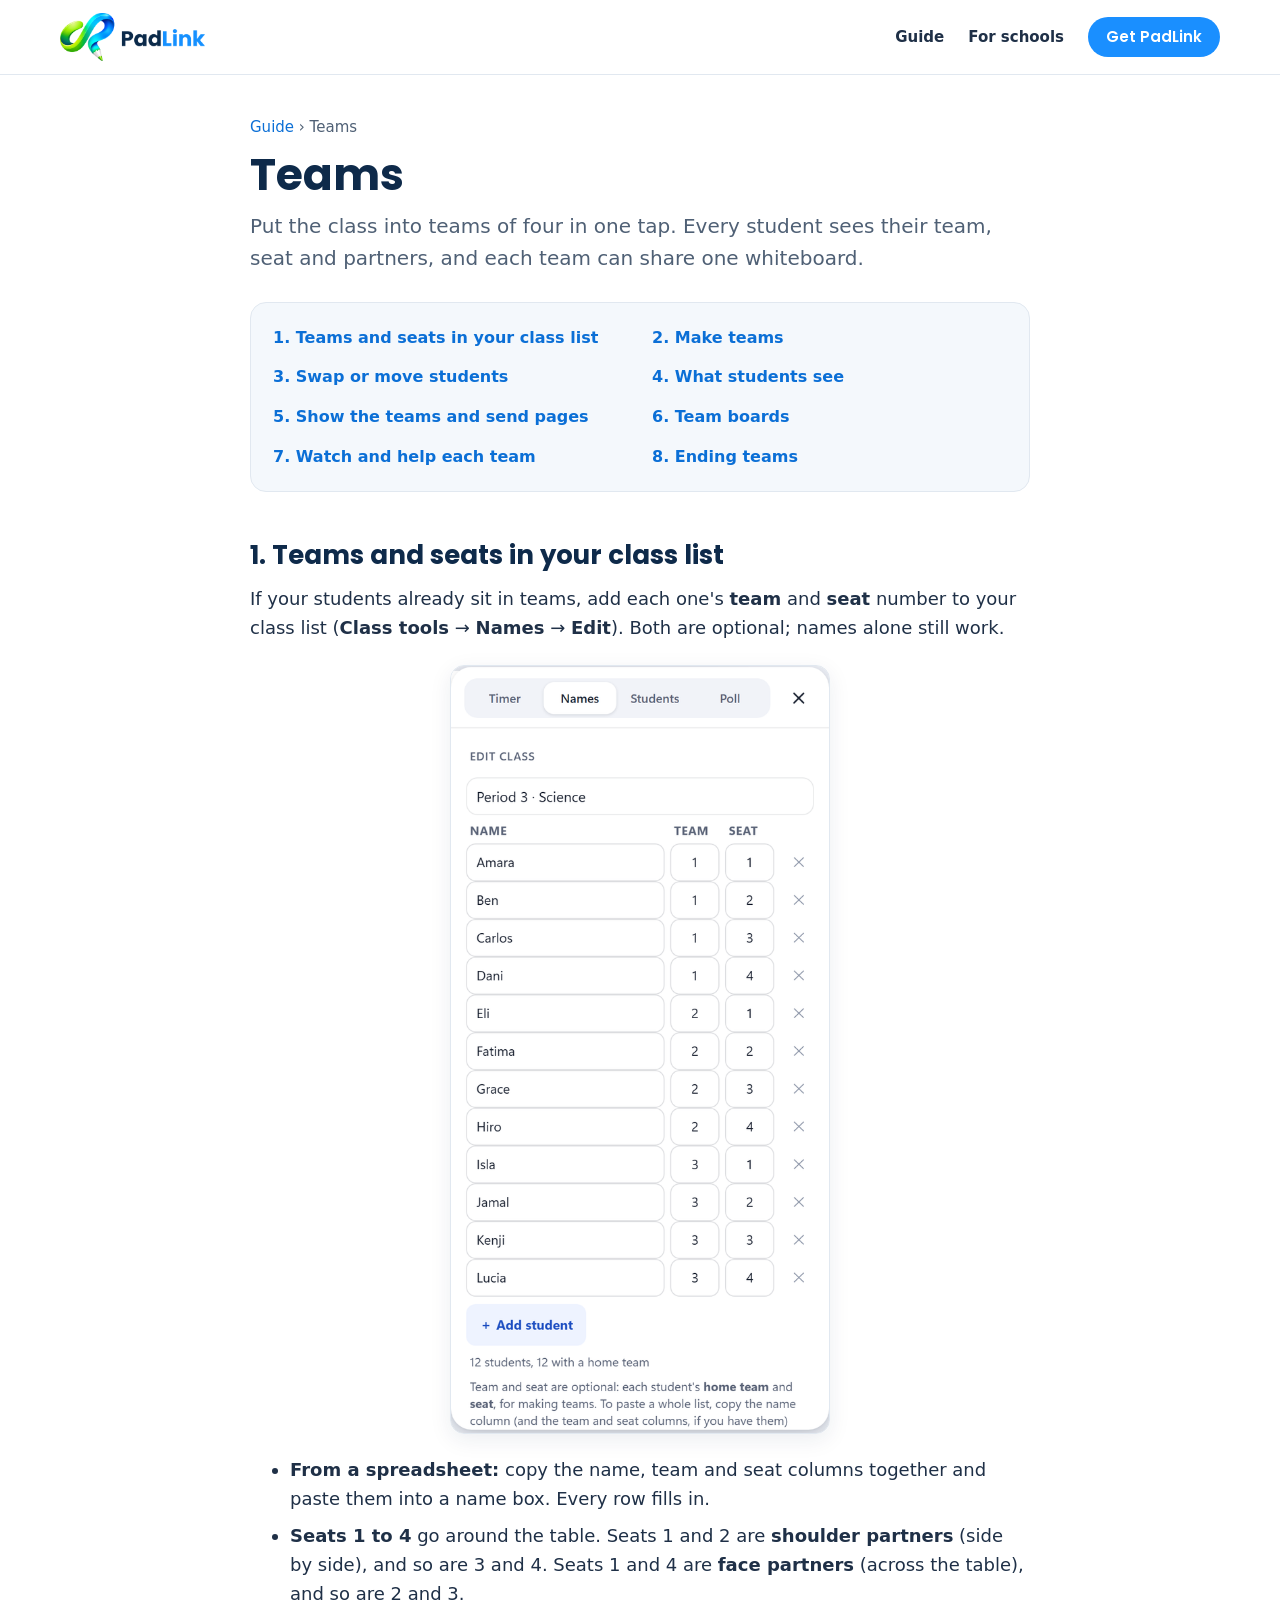
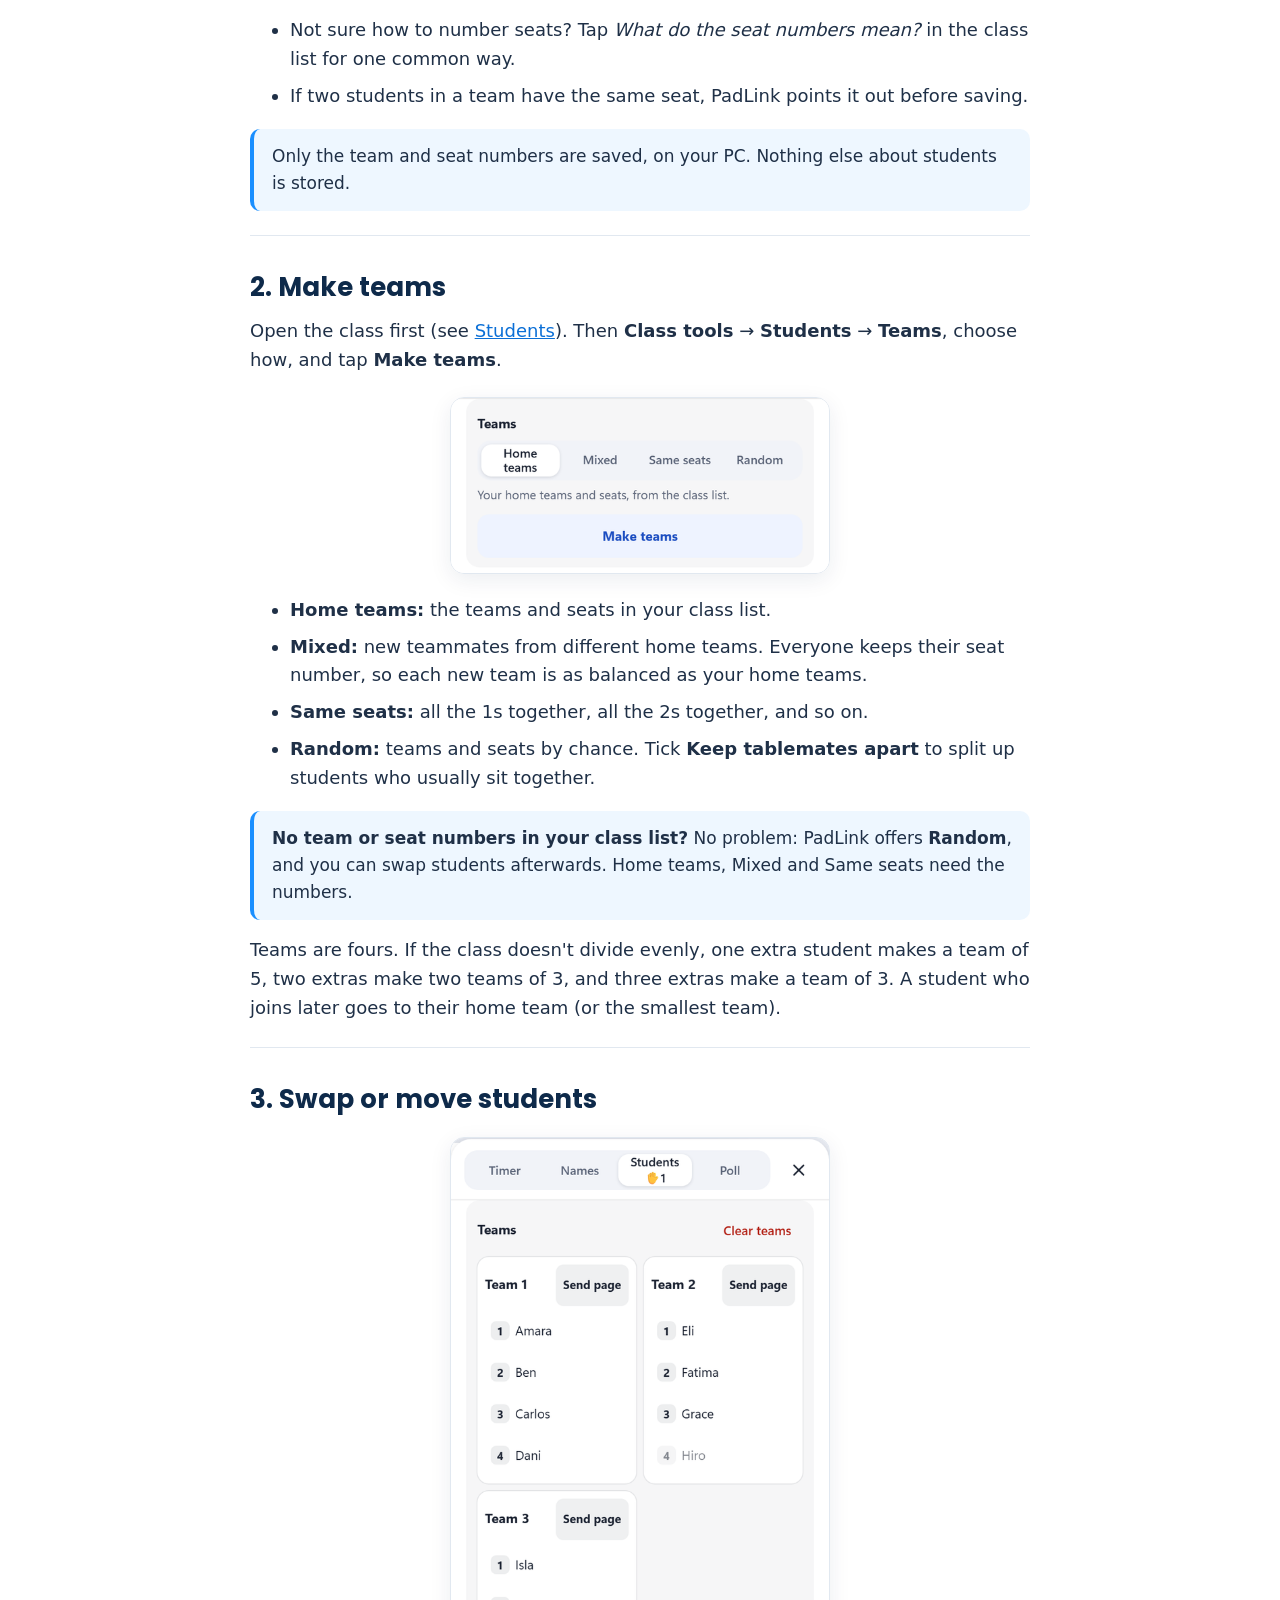
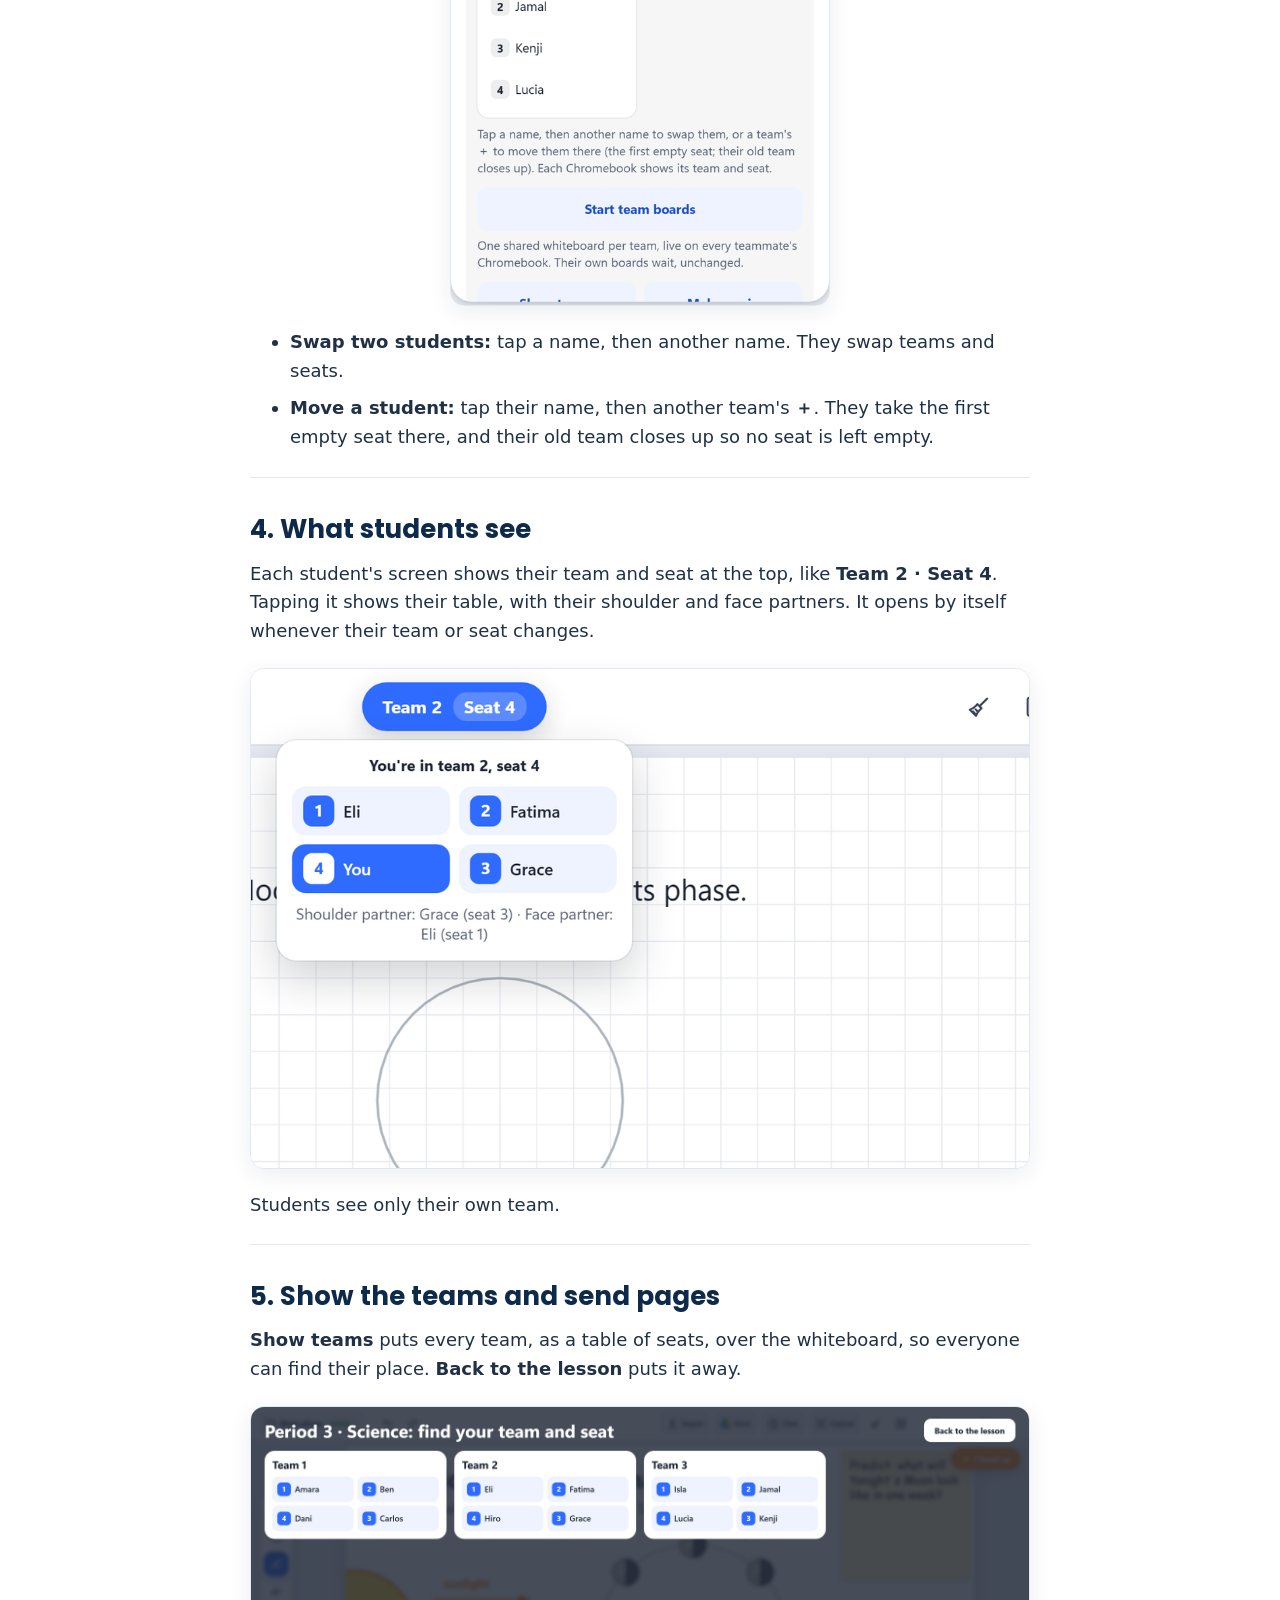
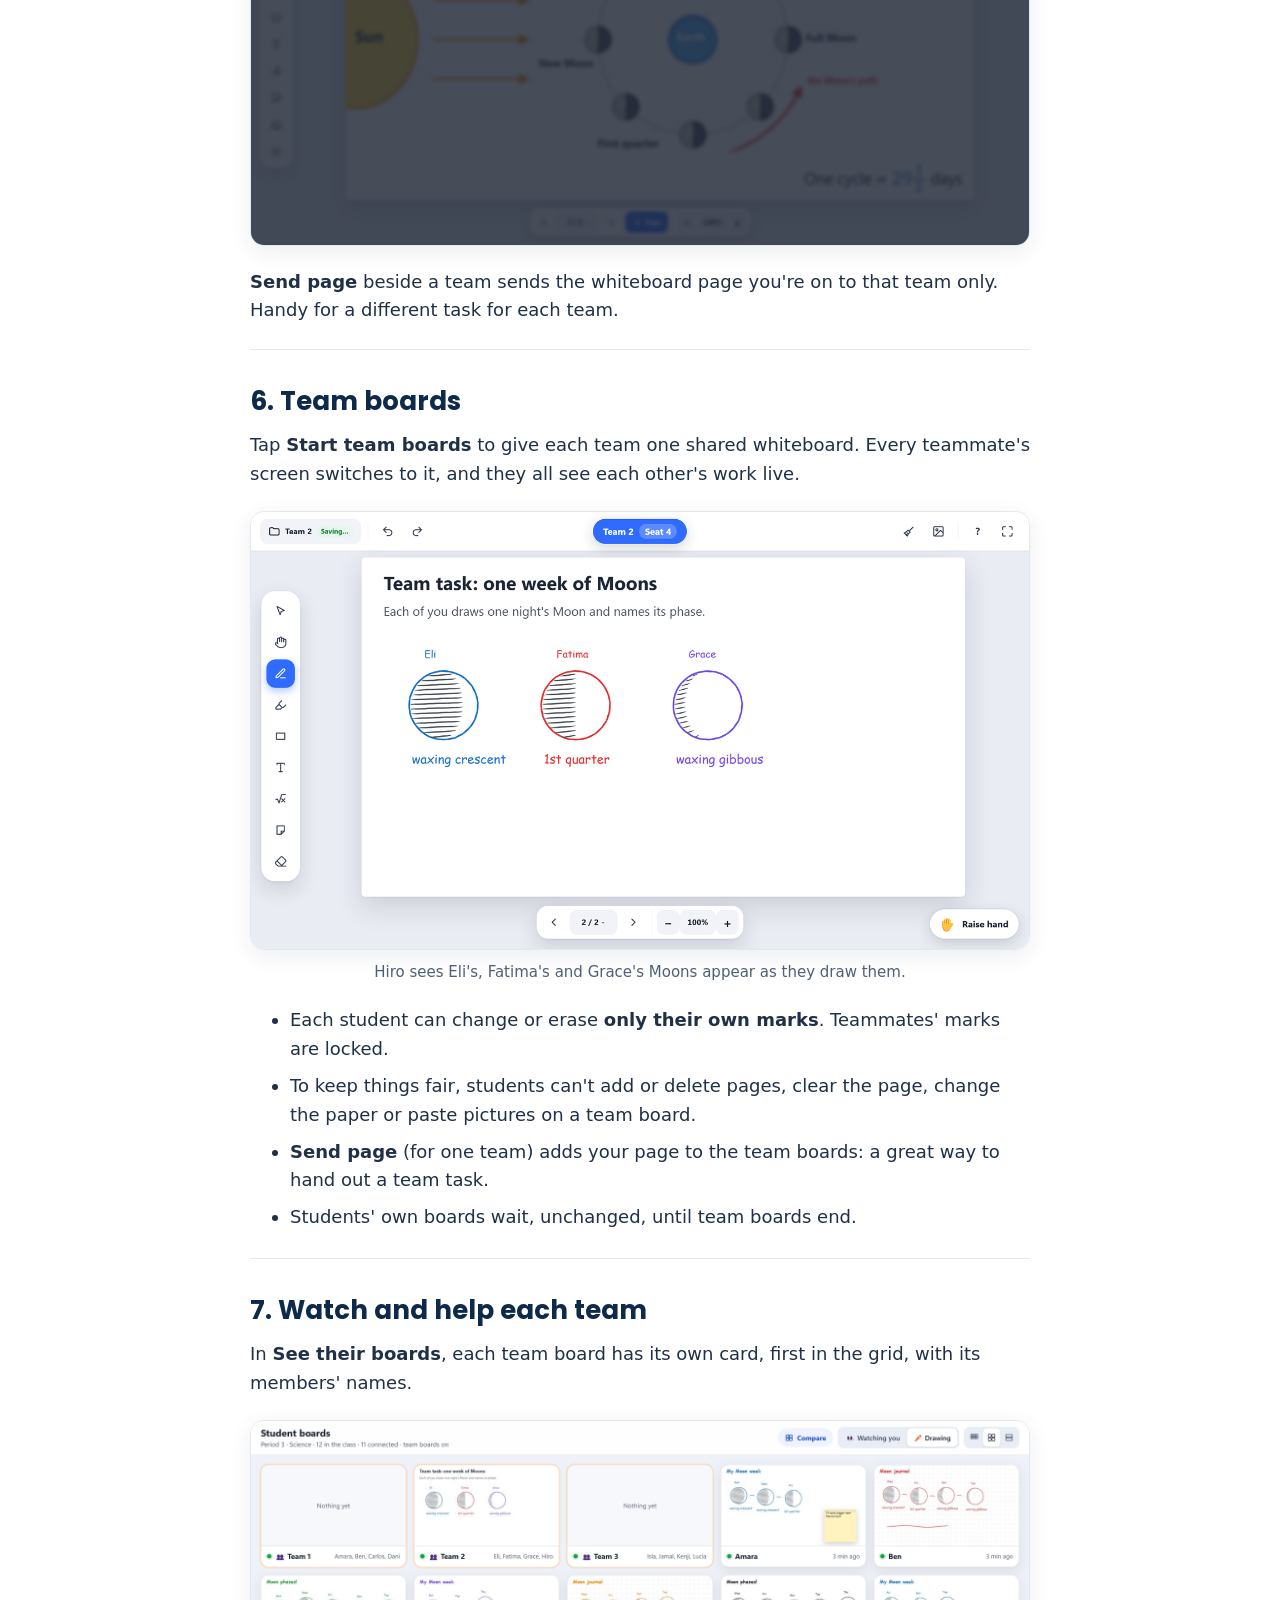
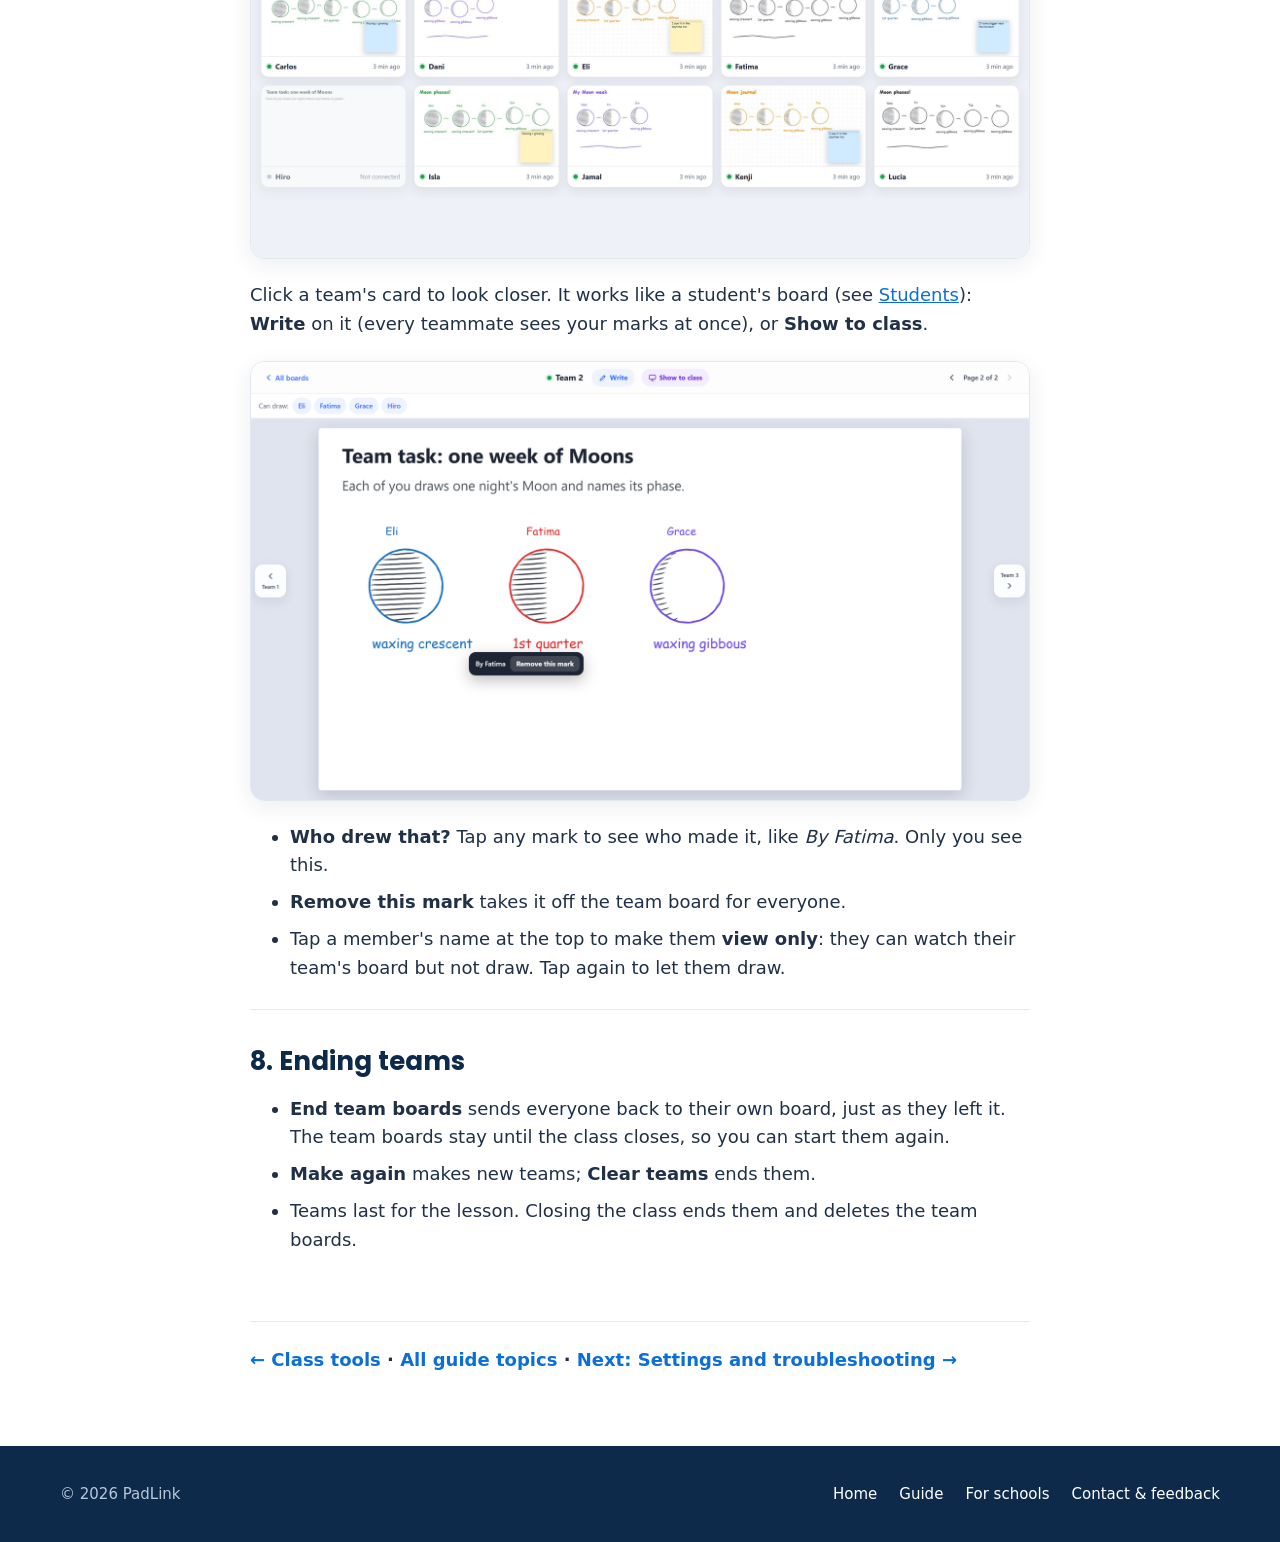
<file: guide/teams.html>
<!doctype html>
<html lang="en">
<head>
<meta charset="utf-8">
<meta name="viewport" content="width=device-width, initial-scale=1">
<title>Teams · PadLink guide</title>
<meta name="description" content="Teams in PadLink: home teams and seats from your class list, mixed or random teams, partners on every student's screen, and shared team boards.">
<meta property="og:title" content="Teams · PadLink guide">
<meta property="og:site_name" content="PadLink">
<meta property="og:type" content="website">
<meta property="og:image" content="https://getpadlink.com/img/share.png?v=3">
<meta property="og:image:width" content="1200">
<meta property="og:image:height" content="630">
<meta property="og:image:alt" content="PadLink: your classroom tools, together in one free app. An iPad and the classroom whiteboard showing the same Moon phases lesson">
<meta name="twitter:card" content="summary_large_image">
<meta property="og:description" content="Teams in PadLink: home teams and seats from your class list, mixed or random teams, partners on every student's screen, and shared team boards.">
<meta property="og:url" content="https://getpadlink.com/guide/teams.html">
<link rel="icon" href="../favicon.ico" sizes="any">
<link rel="apple-touch-icon" href="../apple-touch-icon.png">
<link rel="stylesheet" href="../style.css">
</head>
<body>

<header class="top">
  <div class="wrap">
    <a href="../"><img src="../img/padlink-logo.png" alt="PadLink"></a>
    <nav>
      <a class="wide" href="./">Guide</a>
      <a class="wide" href="../schools.html">For schools</a>
      <a class="btn primary small" href="../#get">Get PadLink</a>
    </nav>
  </div>
</header>

<main class="guide">
  <p class="crumbs"><a href="./">Guide</a> › Teams</p>
  <h1>Teams</h1>
  <p class="intro">Put the class into teams of four in one tap. Every student sees their team, seat and partners, and each team can share one whiteboard.</p>

  <nav class="toc" aria-label="On this page">
    <a href="#seats">1. Teams and seats in your class list</a>
    <a href="#make">2. Make teams</a>
    <a href="#change">3. Swap or move students</a>
    <a href="#students">4. What students see</a>
    <a href="#show">5. Show the teams and send pages</a>
    <a href="#boards">6. Team boards</a>
    <a href="#watch">7. Watch and help each team</a>
    <a href="#end">8. Ending teams</a>
  </nav>

  <section id="seats">
    <h2>1. Teams and seats in your class list</h2>
    <p>If your students already sit in teams, add each one's <b>team</b> and <b>seat</b> number to your class list (<b>Class tools</b> → <b>Names</b> → <b>Edit</b>). Both are optional; names alone still work.</p>
    <figure class="shot narrow">
      <img src="../img/guide/ct-class-list-panel.png" alt="A class list with Team and Seat columns filled in">
    </figure>
    <ul>
      <li><b>From a spreadsheet:</b> copy the name, team and seat columns together and paste them into a name box. Every row fills in.</li>
      <li><b>Seats 1 to 4</b> go around the table. Seats 1 and 2 are <b>shoulder partners</b> (side by side), and so are 3 and 4. Seats 1 and 4 are <b>face partners</b> (across the table), and so are 2 and 3.</li>
      <li>Not sure how to number seats? Tap <i>What do the seat numbers mean?</i> in the class list for one common way.</li>
      <li>If two students in a team have the same seat, PadLink points it out before saving.</li>
    </ul>
    <div class="tip">Only the team and seat numbers are saved, on your PC. Nothing else about students is stored.</div>
  </section>

  <section id="make">
    <h2>2. Make teams</h2>
    <p>Open the class first (see <a href="students.html">Students</a>). Then <b>Class tools</b> → <b>Students</b> → <b>Teams</b>, choose how, and tap <b>Make teams</b>.</p>
    <figure class="shot narrow">
      <img src="../img/guide/tm-make-panel.png" alt="Teams: Home teams, Mixed, Same seats or Random, and Make teams">
    </figure>
    <ul>
      <li><b>Home teams:</b> the teams and seats in your class list.</li>
      <li><b>Mixed:</b> new teammates from different home teams. Everyone keeps their seat number, so each new team is as balanced as your home teams.</li>
      <li><b>Same seats:</b> all the 1s together, all the 2s together, and so on.</li>
      <li><b>Random:</b> teams and seats by chance. Tick <b>Keep tablemates apart</b> to split up students who usually sit together.</li>
    </ul>
    <div class="tip"><b>No team or seat numbers in your class list?</b> No problem: PadLink offers <b>Random</b>, and you can swap students afterwards. Home teams, Mixed and Same seats need the numbers.</div>
    <p>Teams are fours. If the class doesn't divide evenly, one extra student makes a team of 5, two extras make two teams of 3, and three extras make a team of 3. A student who joins later goes to their home team (or the smallest team).</p>
  </section>

  <section id="change">
    <h2>3. Swap or move students</h2>
    <figure class="shot narrow">
      <img src="../img/guide/tm-teams-panel.png" alt="Three teams of four, each listed seat by seat">
    </figure>
    <ul>
      <li><b>Swap two students:</b> tap a name, then another name. They swap teams and seats.</li>
      <li><b>Move a student:</b> tap their name, then another team's <b>＋</b>. They take the first empty seat there, and their old team closes up so no seat is left empty.</li>
    </ul>
  </section>

  <section id="students">
    <h2>4. What students see</h2>
    <p>Each student's screen shows their team and seat at the top, like <b>Team 2 · Seat 4</b>. Tapping it shows their table, with their shoulder and face partners. It opens by itself whenever their team or seat changes.</p>
    <figure class="shot">
      <img src="../img/guide/tm-chromebook-team.png" alt="A Chromebook showing You're in team 2, seat 4, with the table and partners">
    </figure>
    <p>Students see only their own team.</p>
  </section>

  <section id="show">
    <h2>5. Show the teams and send pages</h2>
    <p><b>Show teams</b> puts every team, as a table of seats, over the whiteboard, so everyone can find their place. <b>Back to the lesson</b> puts it away.</p>
    <figure class="shot">
      <img src="../img/guide/tm-show-teams.png" alt="Period 3 · Science: find your team and seat, with three teams of four on the whiteboard">
    </figure>
    <p><b>Send page</b> beside a team sends the whiteboard page you're on to that team only. Handy for a different task for each team.</p>
  </section>

  <section id="boards">
    <h2>6. Team boards</h2>
    <p>Tap <b>Start team boards</b> to give each team one shared whiteboard. Every teammate's screen switches to it, and they all see each other's work live.</p>
    <figure class="shot">
      <img src="../img/guide/tm-chromebook-board.png" alt="Team 2's board on Hiro's Chromebook, with Moons drawn by Eli, Fatima and Grace">
      <figcaption>Hiro sees Eli's, Fatima's and Grace's Moons appear as they draw them.</figcaption>
    </figure>
    <ul>
      <li>Each student can change or erase <b>only their own marks</b>. Teammates' marks are locked.</li>
      <li>To keep things fair, students can't add or delete pages, clear the page, change the paper or paste pictures on a team board.</li>
      <li><b>Send page</b> (for one team) adds your page to the team boards: a great way to hand out a team task.</li>
      <li>Students' own boards wait, unchanged, until team boards end.</li>
    </ul>
  </section>

  <section id="watch">
    <h2>7. Watch and help each team</h2>
    <p>In <b>See their boards</b>, each team board has its own card, first in the grid, with its members' names.</p>
    <figure class="shot">
      <img src="../img/guide/tm-grid.png" alt="The student grid with Team 1, Team 2 and Team 3 boards first, then each student">
    </figure>
    <p>Click a team's card to look closer. It works like a student's board (see <a href="students.html#write">Students</a>): <b>Write</b> on it (every teammate sees your marks at once), or <b>Show to class</b>.</p>
    <figure class="shot">
      <img src="../img/guide/tm-who.png" alt="Looking closer at Team 2's board: By Fatima, Remove this mark">
    </figure>
    <ul>
      <li><b>Who drew that?</b> Tap any mark to see who made it, like <i>By Fatima</i>. Only you see this.</li>
      <li><b>Remove this mark</b> takes it off the team board for everyone.</li>
      <li>Tap a member's name at the top to make them <b>view only</b>: they can watch their team's board but not draw. Tap again to let them draw.</li>
    </ul>
  </section>

  <section id="end">
    <h2>8. Ending teams</h2>
    <ul>
      <li><b>End team boards</b> sends everyone back to their own board, just as they left it. The team boards stay until the class closes, so you can start them again.</li>
      <li><b>Make again</b> makes new teams; <b>Clear teams</b> ends them.</li>
      <li>Teams last for the lesson. Closing the class ends them and deletes the team boards.</li>
    </ul>
  </section>

  <div class="next">
    <a href="class-tools.html">← Class tools</a> · <a href="./">All guide topics</a> · <a href="settings.html">Next: Settings and troubleshooting →</a>
  </div>
</main>

<footer>
  <div class="wrap">
    <div>© 2026 PadLink</div>
    <nav>
      <a href="../">Home</a>
      <a href="./">Guide</a>
      <a href="../schools.html">For schools</a>
      <a href="../feedback.html">Contact &amp; feedback</a>
    </nav>
  </div>
</footer>
</body>
</html>
</file>
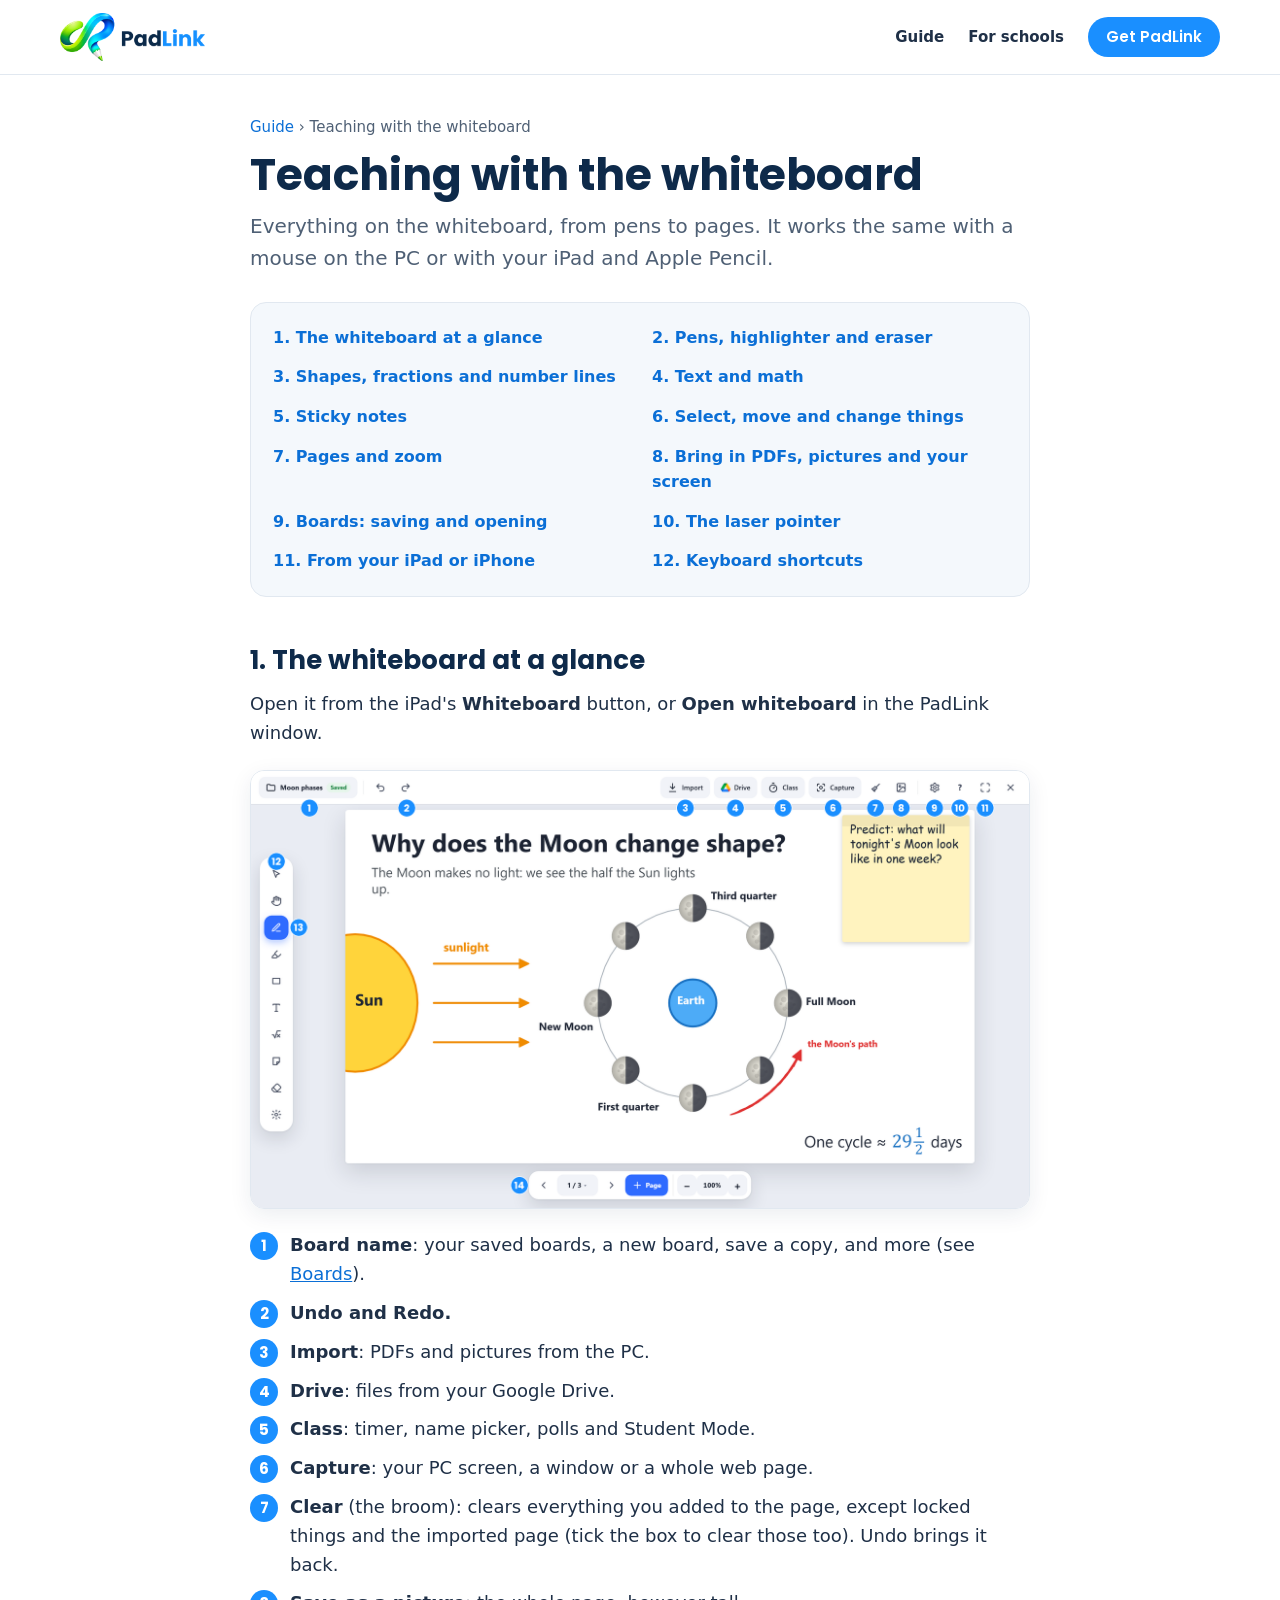
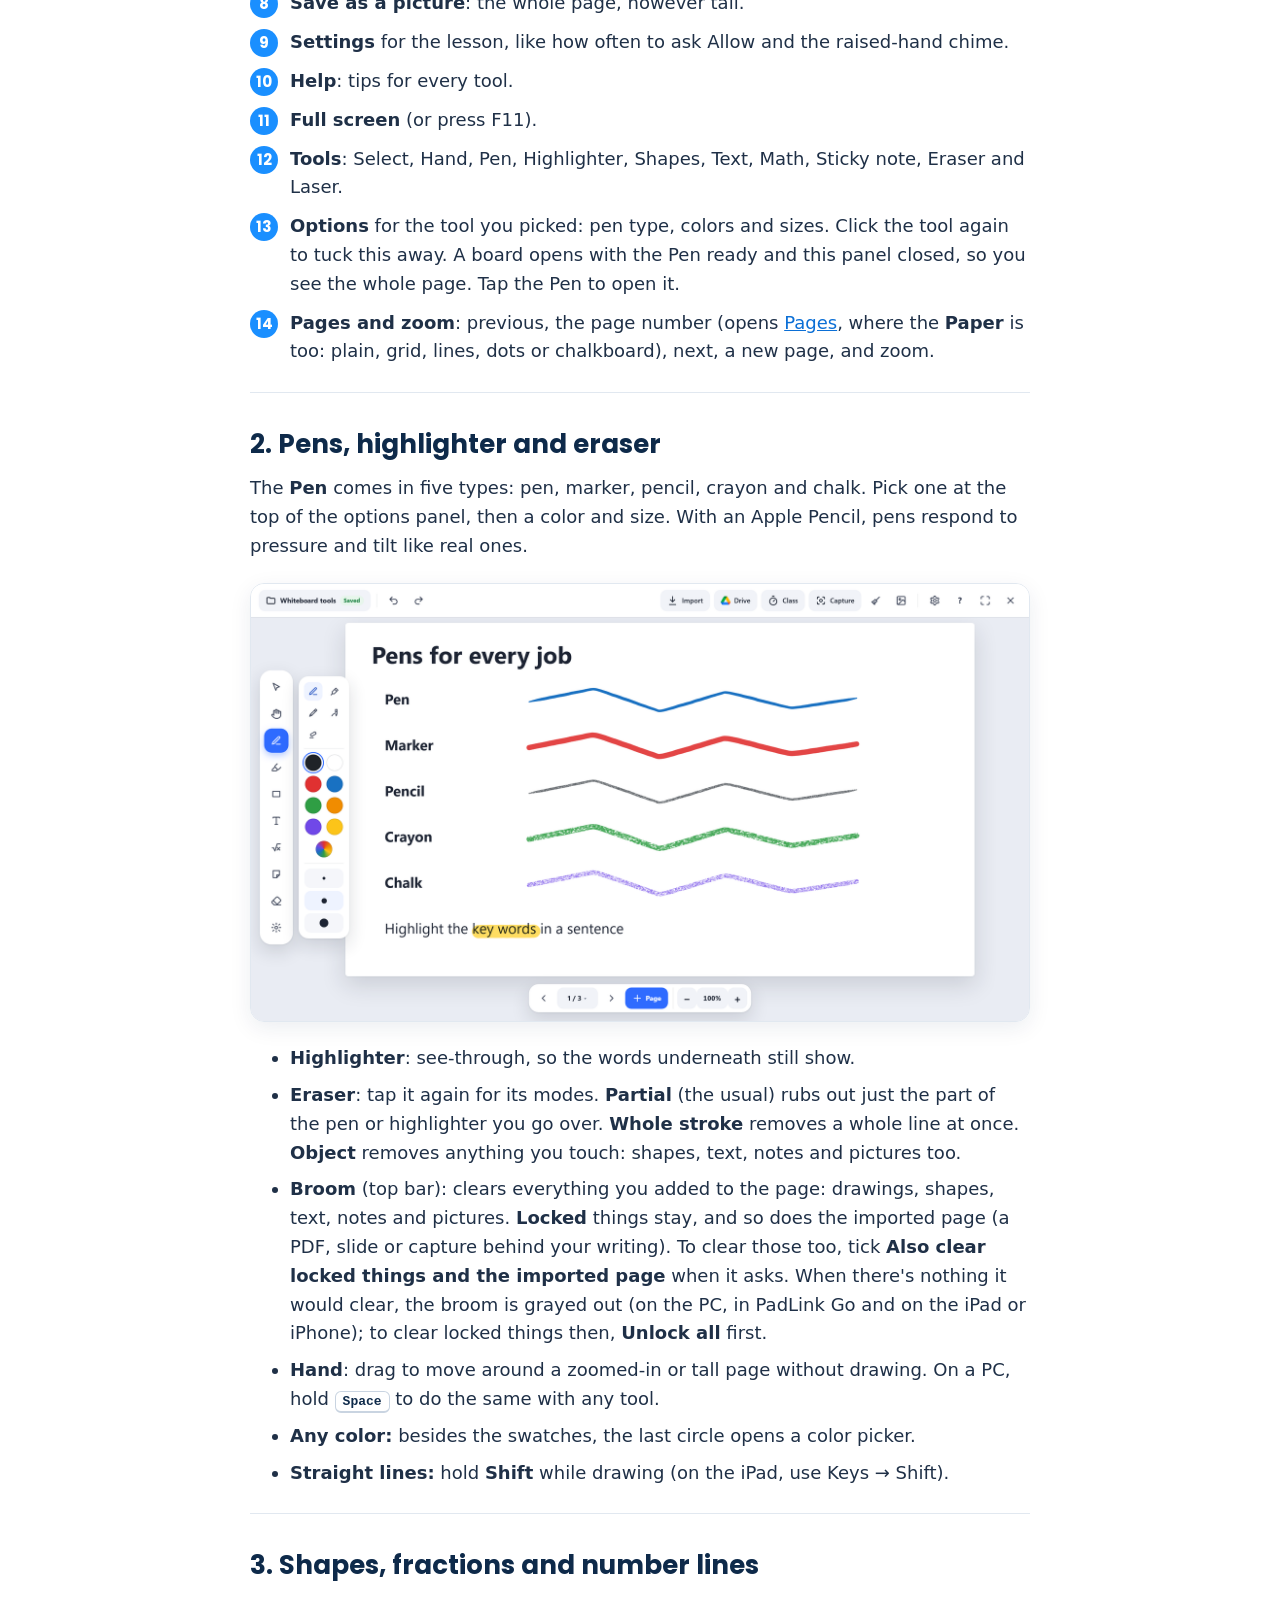
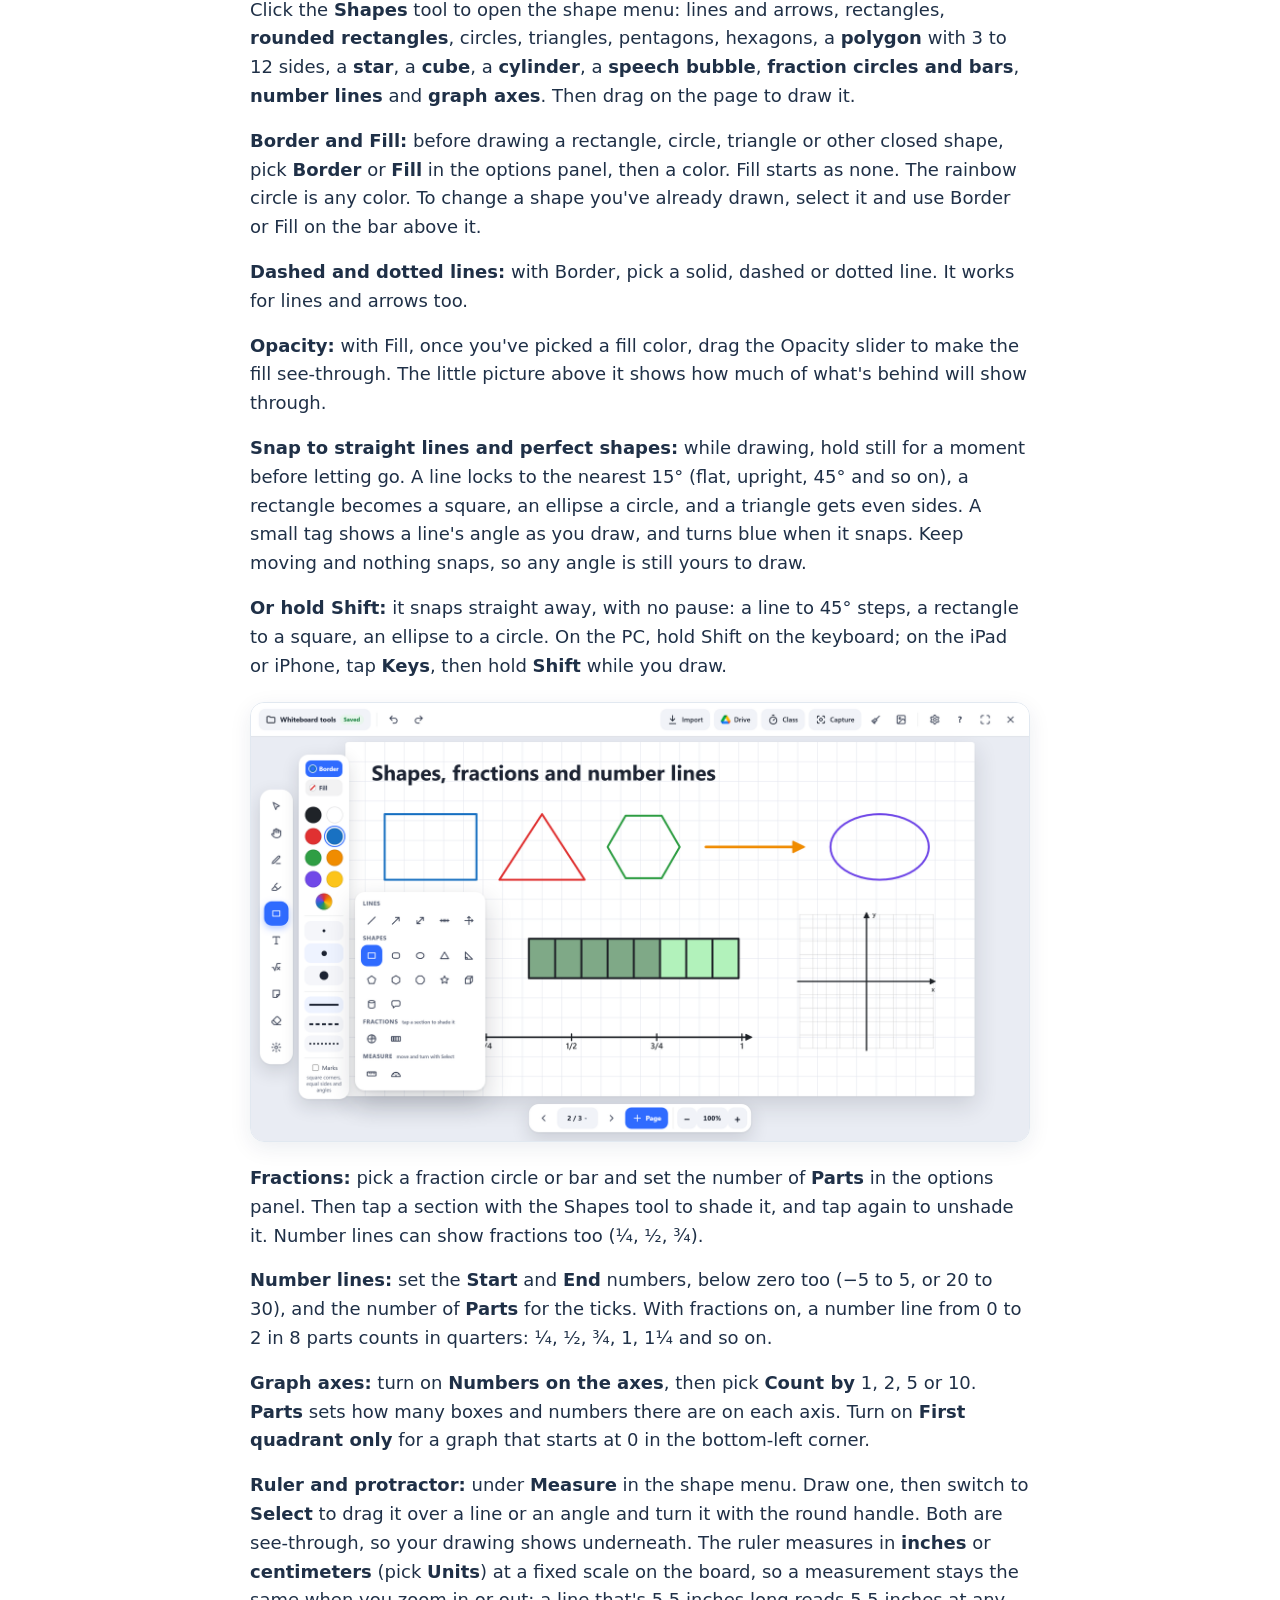
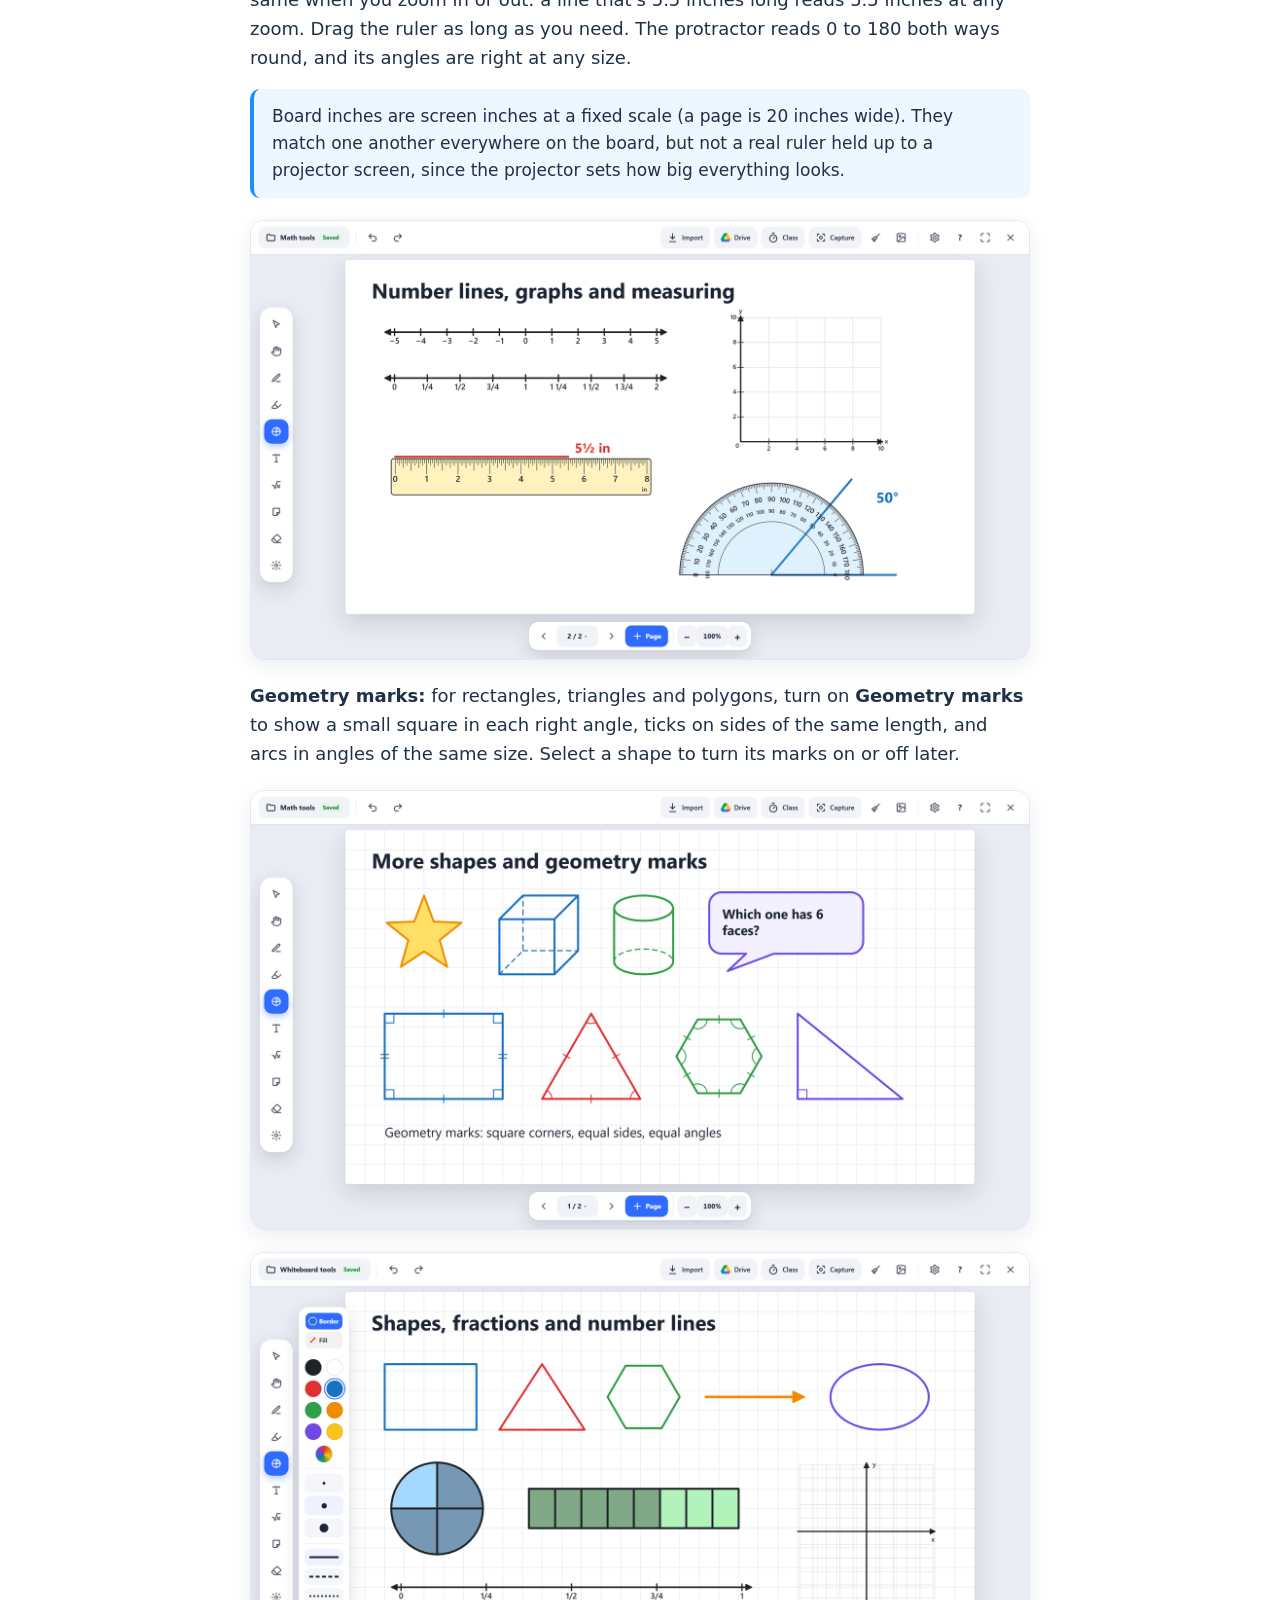
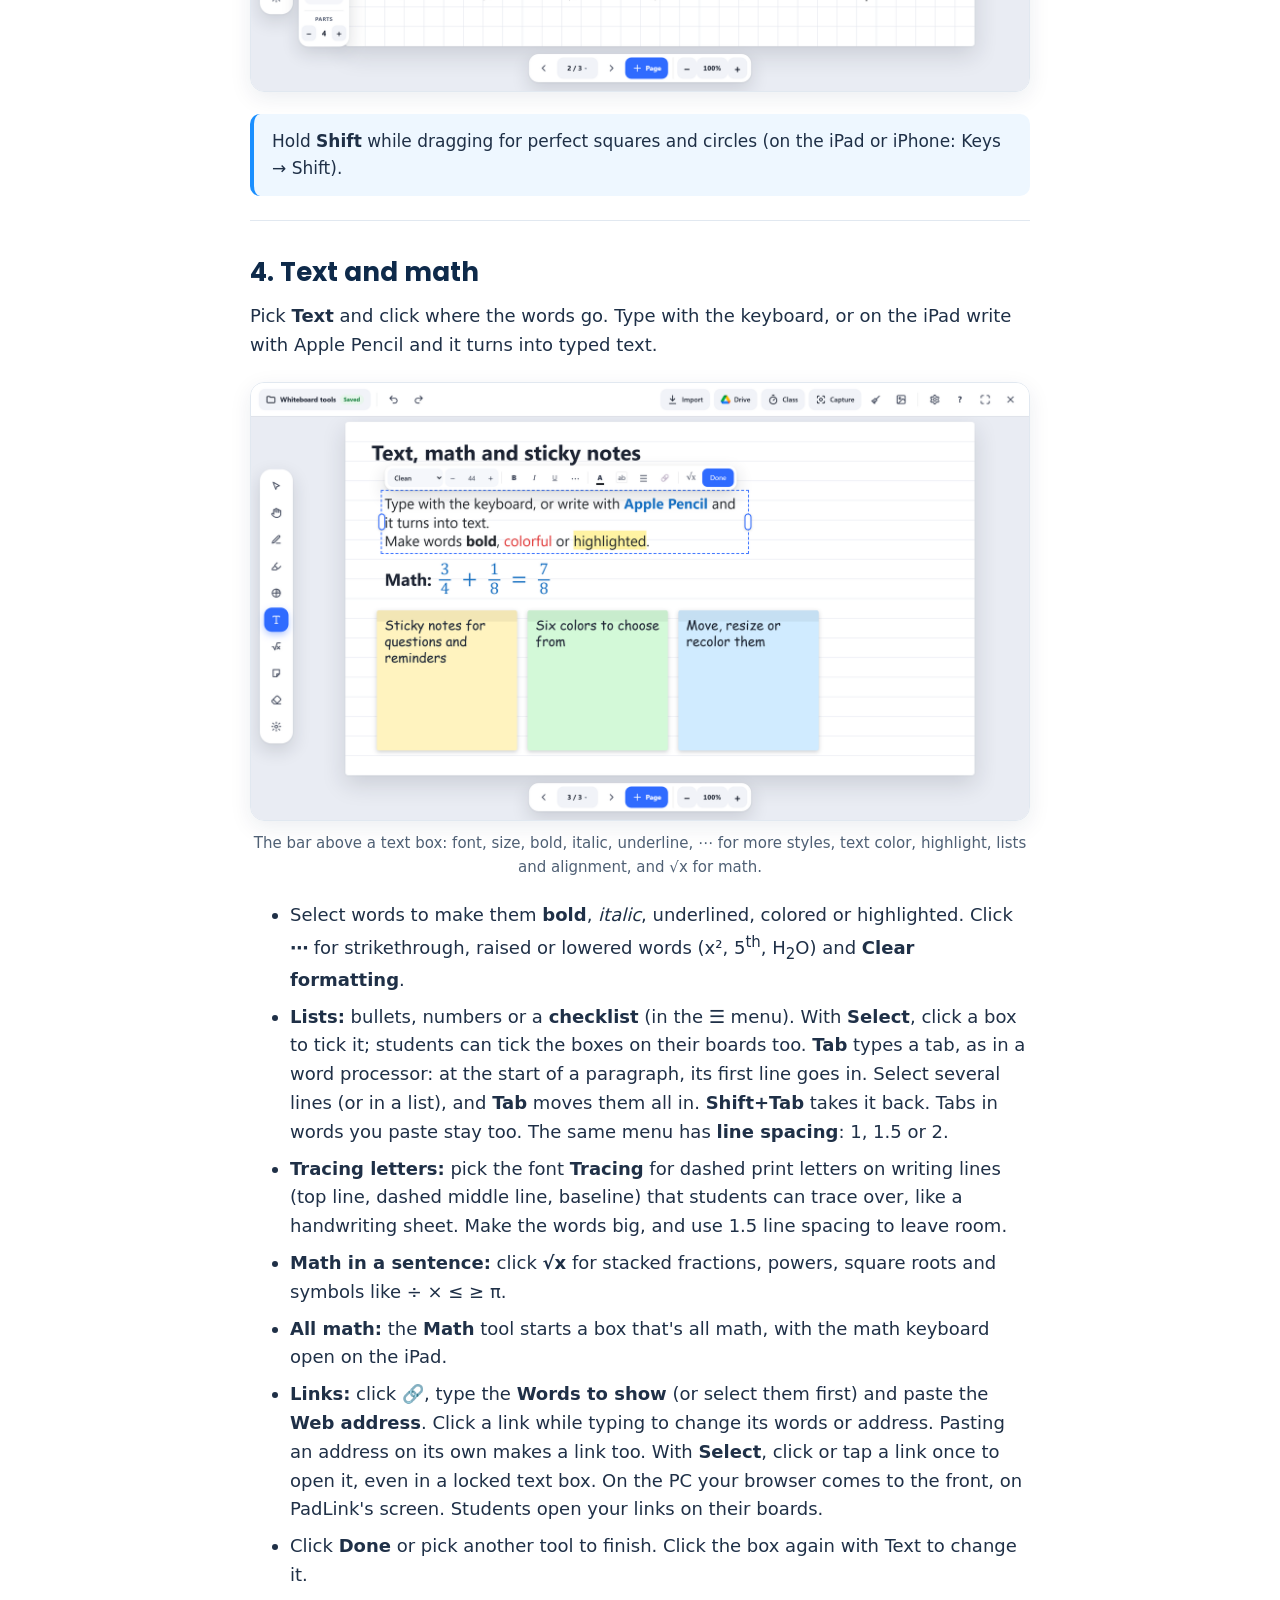
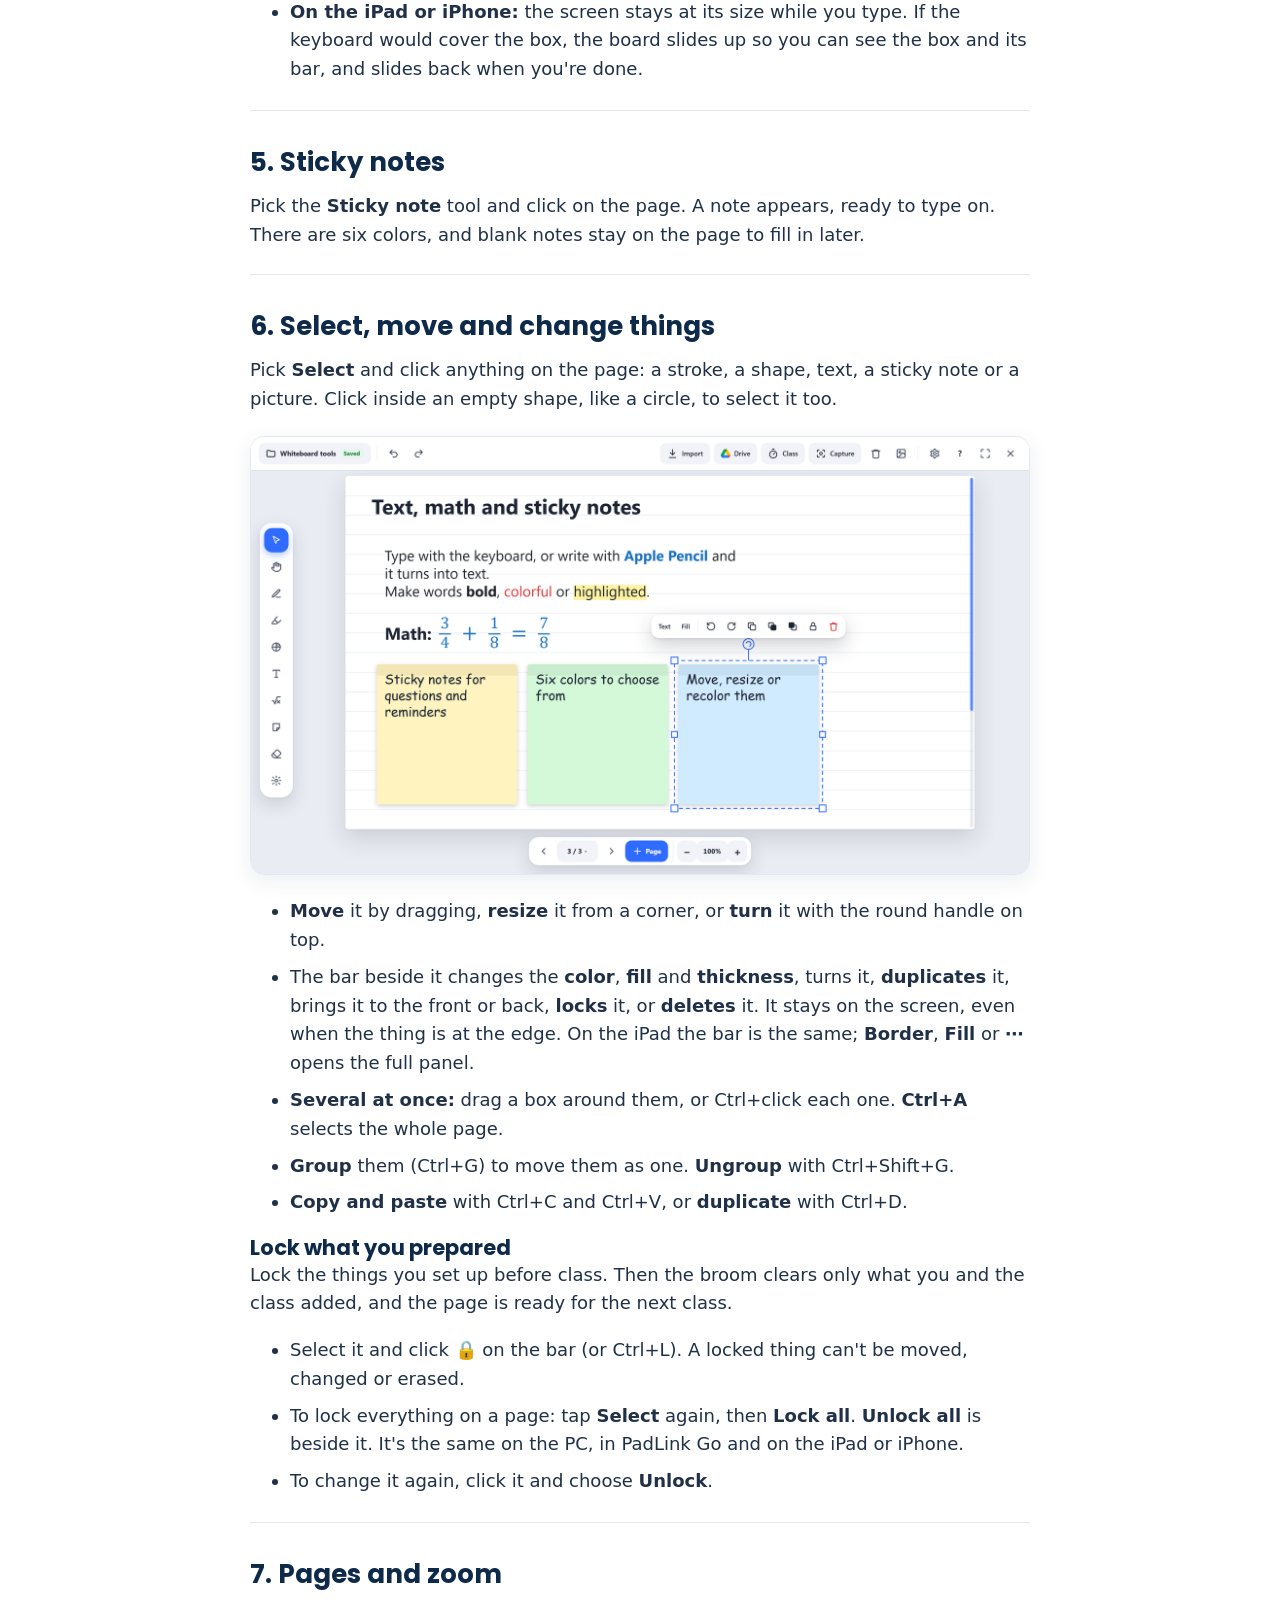
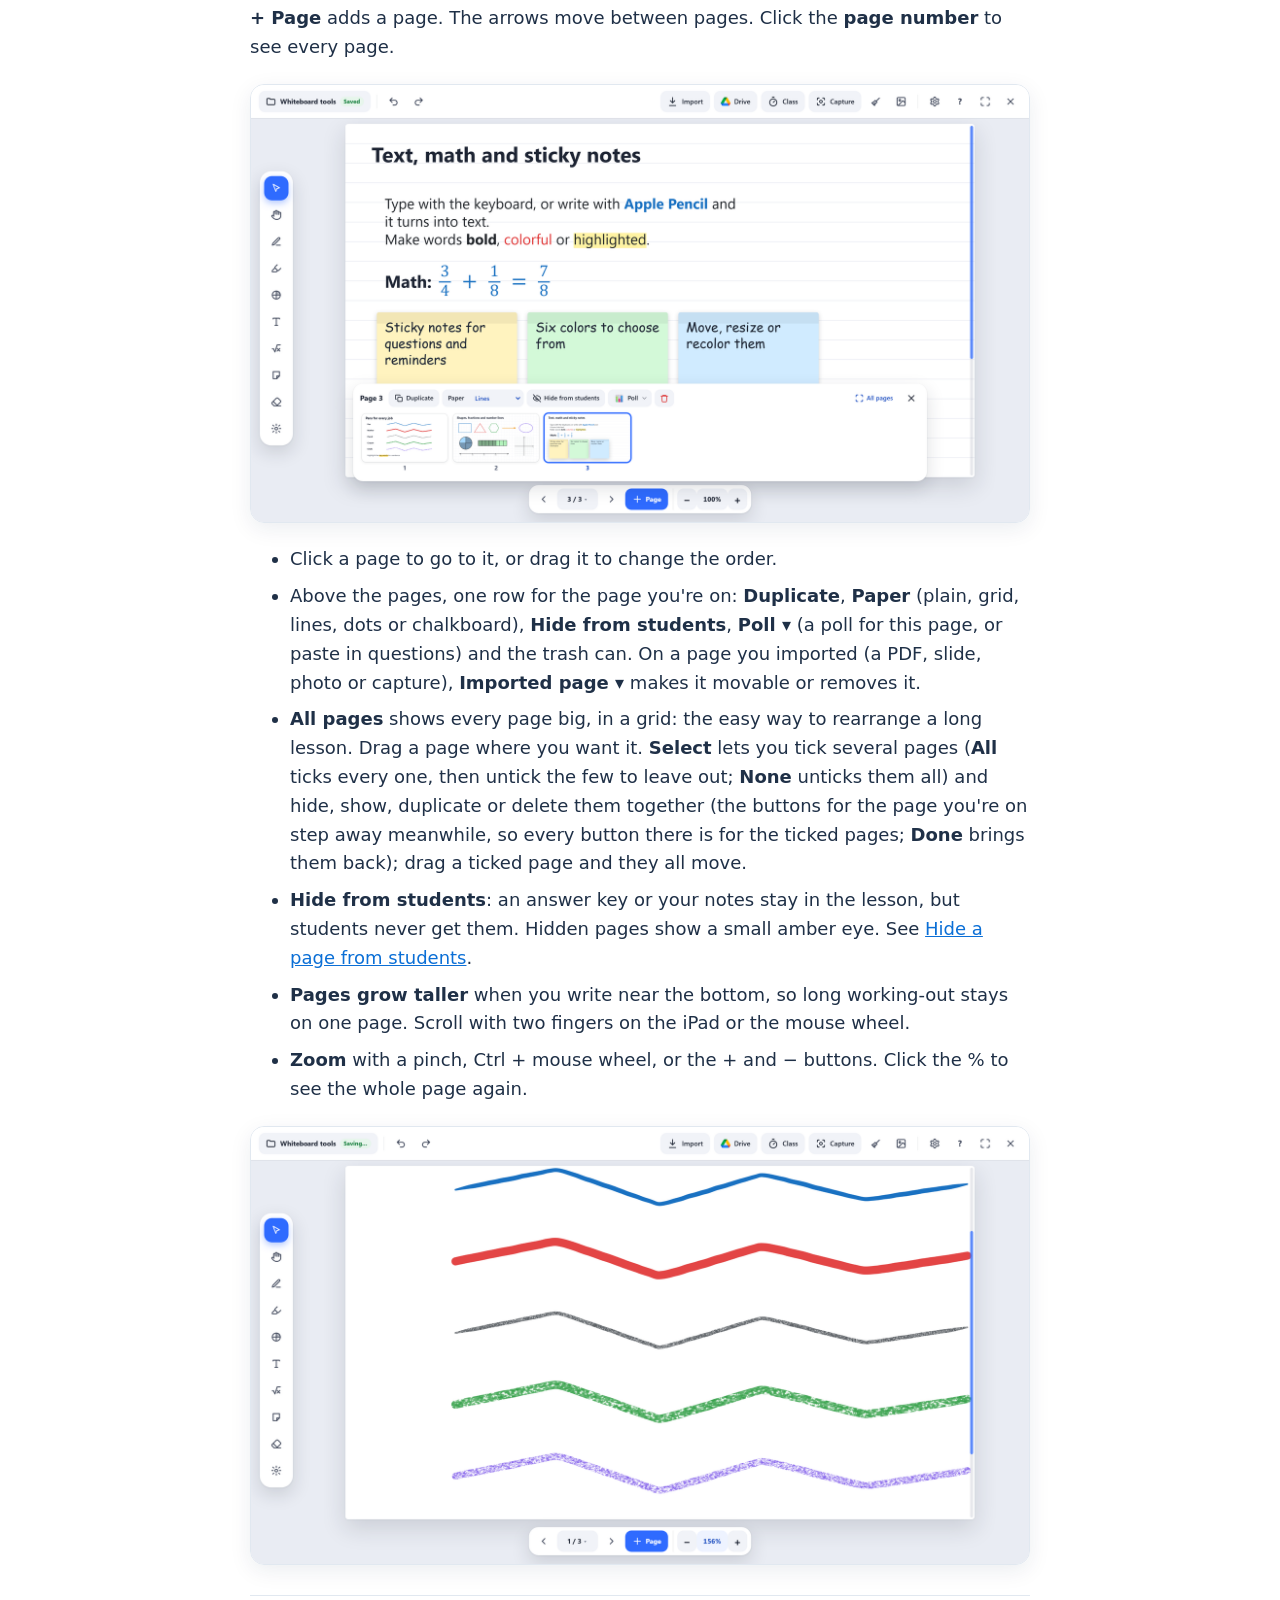
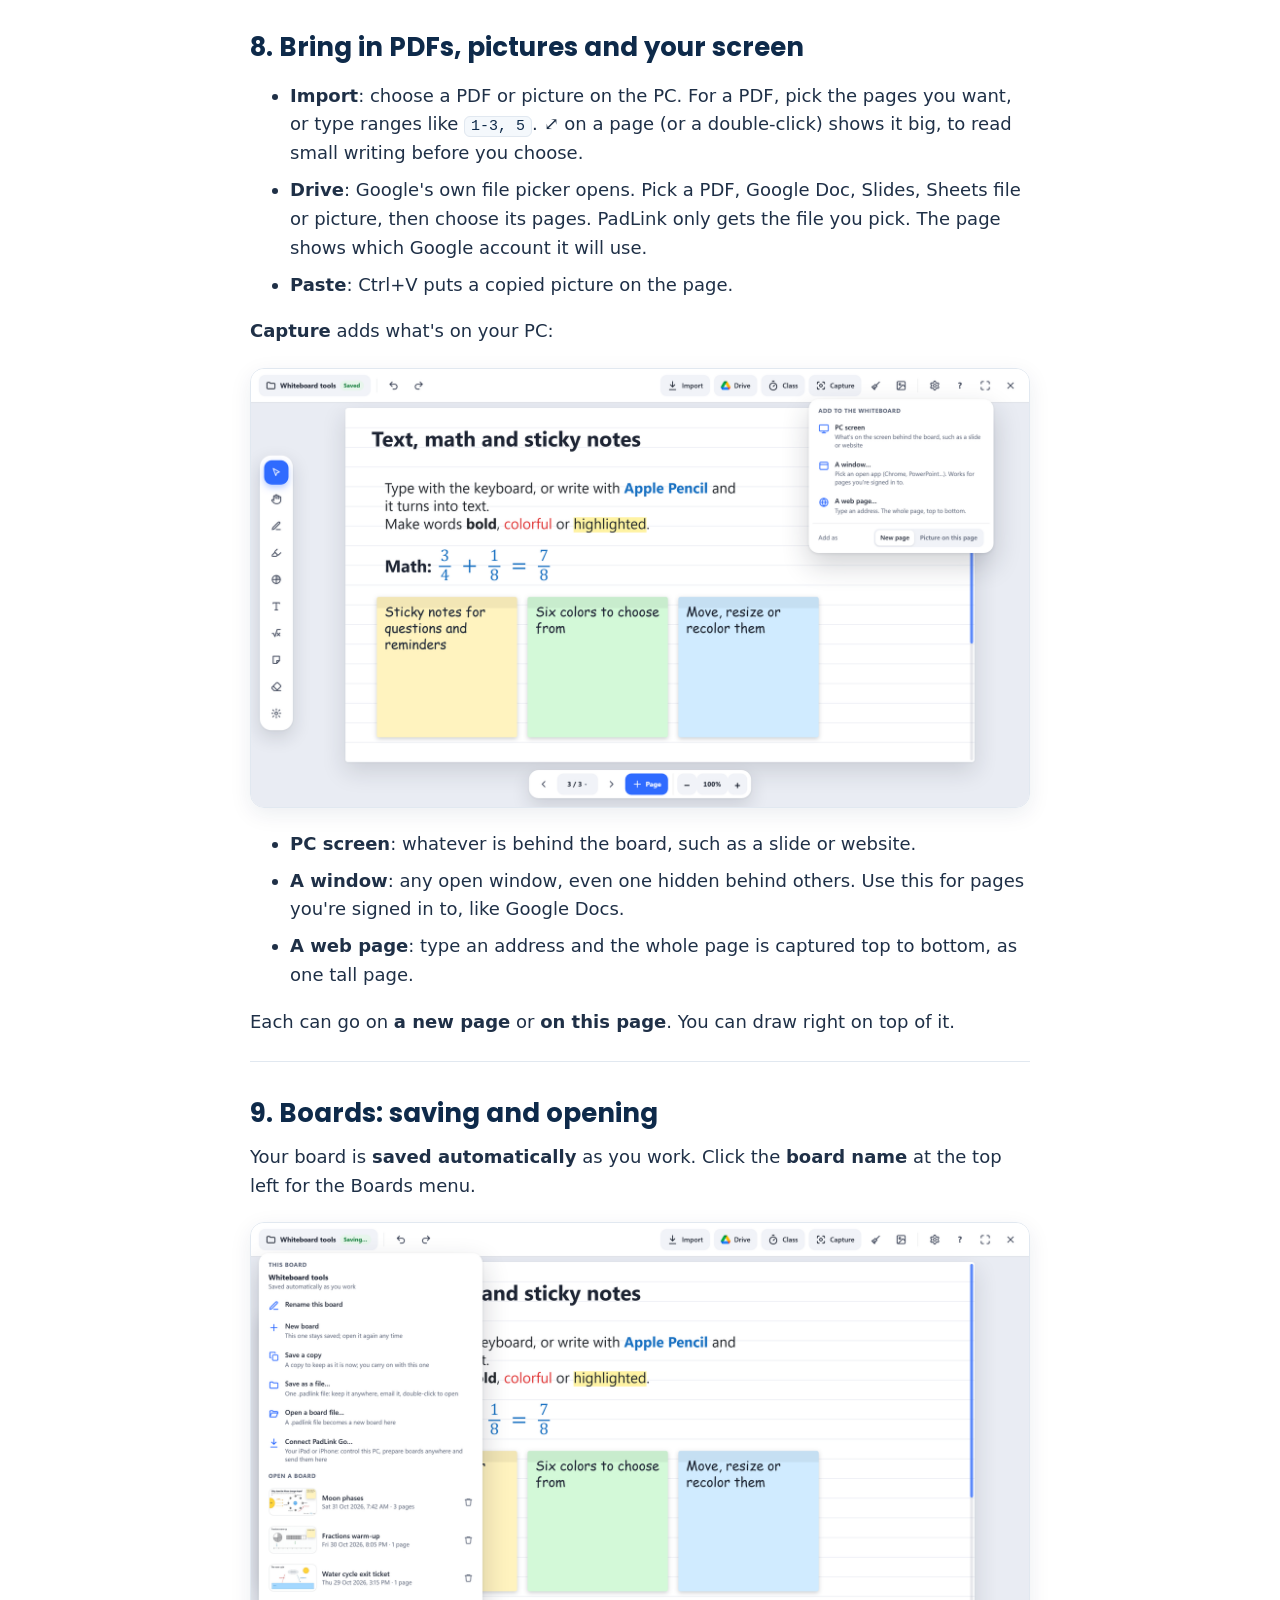
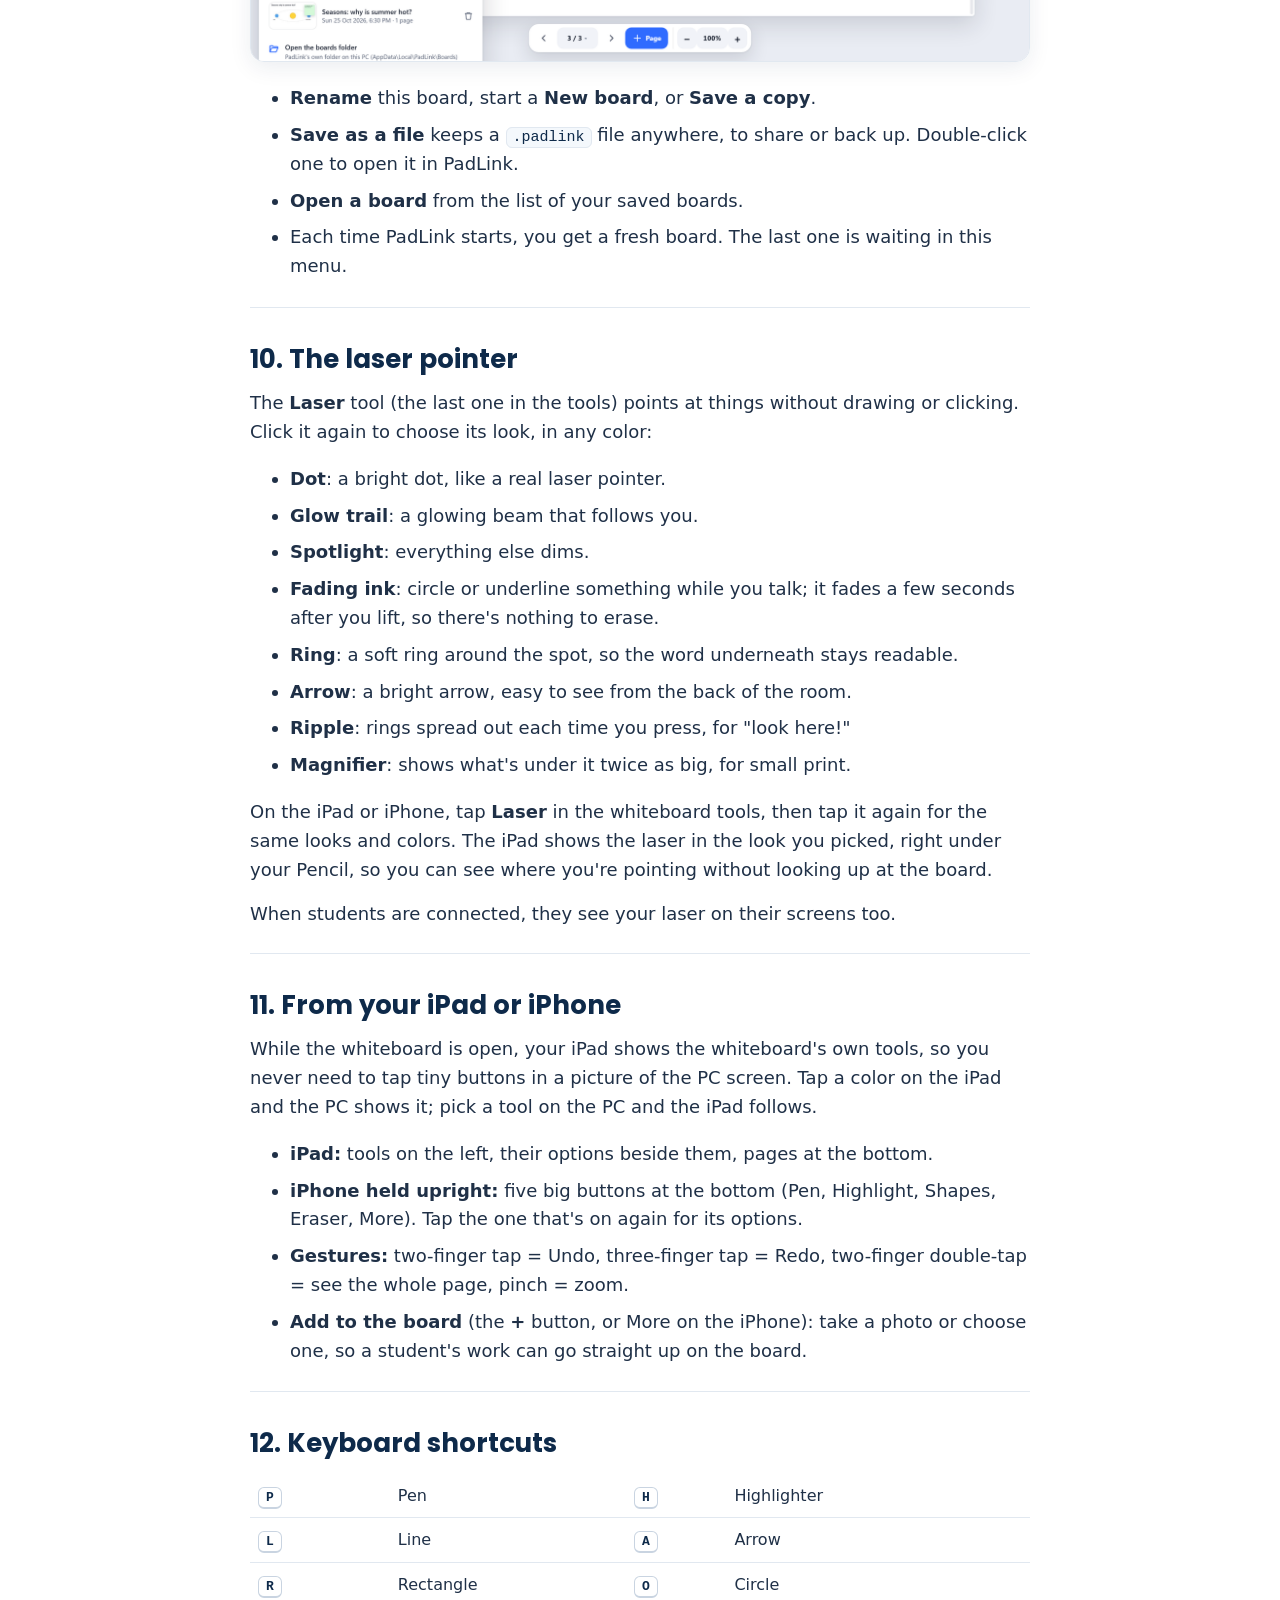
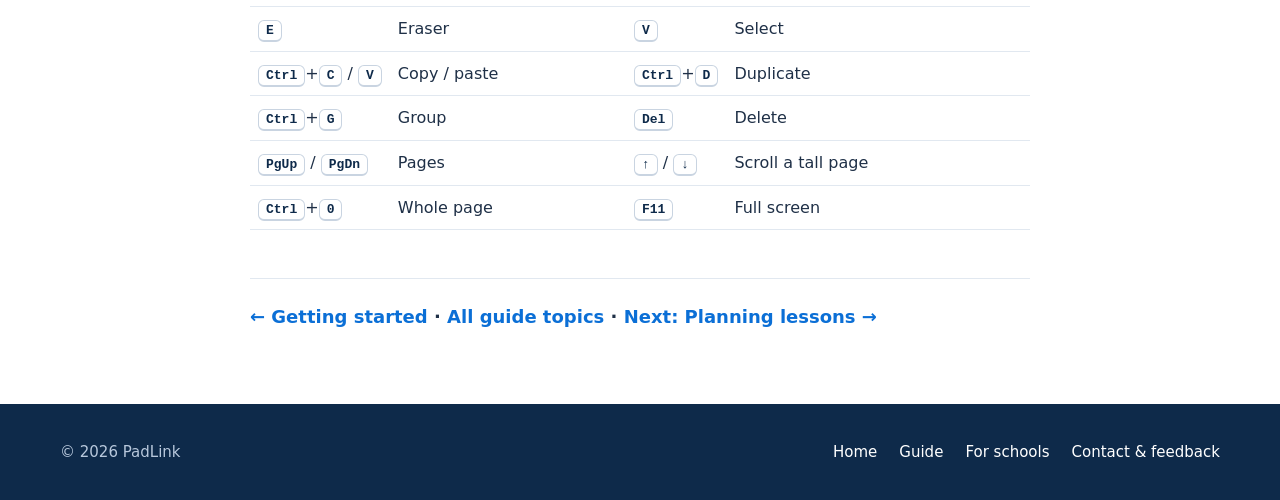
<file: guide/whiteboard.html>
<!doctype html>
<html lang="en">
<head>
<meta charset="utf-8">
<meta name="viewport" content="width=device-width, initial-scale=1">
<title>Teaching with the whiteboard · PadLink guide</title>
<meta name="description" content="PadLink's whiteboard: pens, shapes, fractions, text, math, sticky notes, pages, Capture, importing, boards and shortcuts.">
<meta property="og:title" content="Teaching with the whiteboard · PadLink guide">
<meta property="og:site_name" content="PadLink">
<meta property="og:type" content="website">
<meta property="og:image" content="https://getpadlink.com/img/share.png?v=3">
<meta property="og:image:width" content="1200">
<meta property="og:image:height" content="630">
<meta property="og:image:alt" content="PadLink: your classroom tools, together in one free app. An iPad and the classroom whiteboard showing the same Moon phases lesson">
<meta name="twitter:card" content="summary_large_image">
<meta property="og:description" content="PadLink's whiteboard: pens, shapes, fractions, text, math, sticky notes, pages, Capture, importing, boards and shortcuts.">
<meta property="og:url" content="https://getpadlink.com/guide/whiteboard.html">
<link rel="icon" href="../favicon.ico" sizes="any">
<link rel="apple-touch-icon" href="../apple-touch-icon.png">
<link rel="stylesheet" href="../style.css">
</head>
<body>

<header class="top">
  <div class="wrap">
    <a href="../"><img src="../img/padlink-logo.png" alt="PadLink"></a>
    <nav>
      <a class="wide" href="./">Guide</a>
      <a class="wide" href="../schools.html">For schools</a>
      <a class="btn primary small" href="../#get">Get PadLink</a>
    </nav>
  </div>
</header>

<main class="guide">
  <p class="crumbs"><a href="./">Guide</a> › Teaching with the whiteboard</p>
  <h1>Teaching with the whiteboard</h1>
  <p class="intro">Everything on the whiteboard, from pens to pages. It works the same with a mouse on the PC or with your iPad and Apple Pencil.</p>

  <nav class="toc" aria-label="On this page">
    <a href="#glance">1. The whiteboard at a glance</a>
    <a href="#pens">2. Pens, highlighter and eraser</a>
    <a href="#shapes">3. Shapes, fractions and number lines</a>
    <a href="#text">4. Text and math</a>
    <a href="#notes">5. Sticky notes</a>
    <a href="#select">6. Select, move and change things</a>
    <a href="#pages">7. Pages and zoom</a>
    <a href="#bring">8. Bring in PDFs, pictures and your screen</a>
    <a href="#boards">9. Boards: saving and opening</a>
    <a href="#laser">10. The laser pointer</a>
    <a href="#ipad">11. From your iPad or iPhone</a>
    <a href="#keys">12. Keyboard shortcuts</a>
  </nav>

  <section id="glance">
    <h2>1. The whiteboard at a glance</h2>
    <p>Open it from the iPad's <b>Whiteboard</b> button, or <b>Open whiteboard</b> in the PadLink window.</p>
    <figure class="shot">
      <img src="../img/guide/wb-overview.png" alt="The whiteboard with numbered buttons">
    </figure>
    <ol class="marks">
      <li><b>Board name</b>: your saved boards, a new board, save a copy, and more (see <a href="#boards">Boards</a>).</li>
      <li><b>Undo and Redo.</b></li>
      <li><b>Import</b>: PDFs and pictures from the PC.</li>
      <li><b>Drive</b>: files from your Google Drive.</li>
      <li><b>Class</b>: timer, name picker, polls and Student Mode.</li>
      <li><b>Capture</b>: your PC screen, a window or a whole web page.</li>
      <li><b>Clear</b> (the broom): clears everything you added to the page, except locked things and the imported page (tick the box to clear those too). Undo brings it back.</li>
      <li><b>Save as a picture</b>: the whole page, however tall.</li>
      <li><b>Settings</b> for the lesson, like how often to ask Allow and the raised-hand chime.</li>
      <li><b>Help</b>: tips for every tool.</li>
      <li><b>Full screen</b> (or press F11).</li>
      <li><b>Tools</b>: Select, Hand, Pen, Highlighter, Shapes, Text, Math, Sticky note, Eraser and Laser.</li>
      <li><b>Options</b> for the tool you picked: pen type, colors and sizes. Click the tool again to tuck this away. A board opens with the Pen ready and this panel closed, so you see the whole page. Tap the Pen to open it.</li>
      <li><b>Pages and zoom</b>: previous, the page number (opens <a href="#pages">Pages</a>, where the <b>Paper</b> is too: plain, grid, lines, dots or chalkboard), next, a new page, and zoom.</li>
    </ol>
  </section>

  <section id="pens">
    <h2>2. Pens, highlighter and eraser</h2>
    <p>The <b>Pen</b> comes in five types: pen, marker, pencil, crayon and chalk. Pick one at the top of the options panel, then a color and size. With an Apple Pencil, pens respond to pressure and tilt like real ones.</p>
    <figure class="shot">
      <img src="../img/guide/wb-pens.png" alt="Pen, marker, pencil, crayon and chalk strokes, and a highlighted sentence">
    </figure>
    <ul>
      <li><b>Highlighter</b>: see-through, so the words underneath still show.</li>
      <li><b>Eraser</b>: tap it again for its modes. <b>Partial</b> (the usual) rubs out just the part of the pen or highlighter you go over. <b>Whole stroke</b> removes a whole line at once. <b>Object</b> removes anything you touch: shapes, text, notes and pictures too.</li>
      <li><b>Broom</b> (top bar): clears everything you added to the page: drawings, shapes, text, notes and pictures. <b>Locked</b> things stay, and so does the imported page (a PDF, slide or capture behind your writing). To clear those too, tick <b>Also clear locked things and the imported page</b> when it asks. When there's nothing it would clear, the broom is grayed out (on the PC, in PadLink Go and on the iPad or iPhone); to clear locked things then, <b>Unlock all</b> first.</li>
      <li><b>Hand</b>: drag to move around a zoomed-in or tall page without drawing. On a PC, hold <kbd>Space</kbd> to do the same with any tool.</li>
      <li><b>Any color:</b> besides the swatches, the last circle opens a color picker.</li>
      <li><b>Straight lines:</b> hold <b>Shift</b> while drawing (on the iPad, use Keys → Shift).</li>
    </ul>
  </section>

  <section id="shapes">
    <h2>3. Shapes, fractions and number lines</h2>
    <p>Click the <b>Shapes</b> tool to open the shape menu: lines and arrows, rectangles, <b>rounded rectangles</b>, circles, triangles, pentagons, hexagons, a <b>polygon</b> with 3 to 12 sides, a <b>star</b>, a <b>cube</b>, a <b>cylinder</b>, a <b>speech bubble</b>, <b>fraction circles and bars</b>, <b>number lines</b> and <b>graph axes</b>. Then drag on the page to draw it.</p>
    <p><b>Border and Fill:</b> before drawing a rectangle, circle, triangle or other closed shape, pick <b>Border</b> or <b>Fill</b> in the options panel, then a color. Fill starts as none. The rainbow circle is any color. To change a shape you've already drawn, select it and use Border or Fill on the bar above it.</p>
    <p><b>Dashed and dotted lines:</b> with Border, pick a solid, dashed or dotted line. It works for lines and arrows too.</p>
    <p><b>Opacity:</b> with Fill, once you've picked a fill color, drag the Opacity slider to make the fill see-through. The little picture above it shows how much of what's behind will show through.</p>
    <p><b>Snap to straight lines and perfect shapes:</b> while drawing, hold still for a moment before letting go. A line locks to the nearest 15° (flat, upright, 45° and so on), a rectangle becomes a square, an ellipse a circle, and a triangle gets even sides. A small tag shows a line's angle as you draw, and turns blue when it snaps. Keep moving and nothing snaps, so any angle is still yours to draw.</p>
    <p><b>Or hold Shift:</b> it snaps straight away, with no pause: a line to 45° steps, a rectangle to a square, an ellipse to a circle. On the PC, hold Shift on the keyboard; on the iPad or iPhone, tap <b>Keys</b>, then hold <b>Shift</b> while you draw.</p>
    <figure class="shot">
      <img src="../img/guide/wb-shapes-menu.png" alt="The shape menu open beside the tools">
    </figure>
    <p><b>Fractions:</b> pick a fraction circle or bar and set the number of <b>Parts</b> in the options panel. Then tap a section with the Shapes tool to shade it, and tap again to unshade it. Number lines can show fractions too (¼, ½, ¾).</p>
    <p><b>Number lines:</b> set the <b>Start</b> and <b>End</b> numbers, below zero too (−5 to 5, or 20 to 30), and the number of <b>Parts</b> for the ticks. With fractions on, a number line from 0 to 2 in 8 parts counts in quarters: ¼, ½, ¾, 1, 1¼ and so on.</p>
    <p><b>Graph axes:</b> turn on <b>Numbers on the axes</b>, then pick <b>Count by</b> 1, 2, 5 or 10. <b>Parts</b> sets how many boxes and numbers there are on each axis. Turn on <b>First quadrant only</b> for a graph that starts at 0 in the bottom-left corner.</p>
    <p><b>Ruler and protractor:</b> under <b>Measure</b> in the shape menu. Draw one, then switch to <b>Select</b> to drag it over a line or an angle and turn it with the round handle. Both are see-through, so your drawing shows underneath. The ruler measures in <b>inches</b> or <b>centimeters</b> (pick <b>Units</b>) at a fixed scale on the board, so a measurement stays the same when you zoom in or out: a line that's 5.5 inches long reads 5.5 inches at any zoom. Drag the ruler as long as you need. The protractor reads 0 to 180 both ways round, and its angles are right at any size.</p>
    <div class="tip">Board inches are screen inches at a fixed scale (a page is 20 inches wide). They match one another everywhere on the board, but not a real ruler held up to a projector screen, since the projector sets how big everything looks.</div>
    <figure class="shot">
      <img src="../img/guide/wb-measure.png" alt="Number lines from −5 to 5 and from 0 to 2 in quarters, a graph counting by 2, a ruler under a 5½ inch line, and a protractor on a 50° angle">
    </figure>
    <p><b>Geometry marks:</b> for rectangles, triangles and polygons, turn on <b>Geometry marks</b> to show a small square in each right angle, ticks on sides of the same length, and arcs in angles of the same size. Select a shape to turn its marks on or off later.</p>
    <figure class="shot">
      <img src="../img/guide/wb-more-shapes.png" alt="A star, a cube, a cylinder and a speech bubble; below, a rectangle, a triangle, a hexagon and a right triangle with geometry marks">
    </figure>
    <figure class="shot">
      <img src="../img/guide/wb-fractions.png" alt="Shapes, a fraction circle, a fraction bar, a number line with fractions and graph axes">
    </figure>
    <div class="tip">Hold <b>Shift</b> while dragging for perfect squares and circles (on the iPad or iPhone: Keys → Shift).</div>
  </section>

  <section id="text">
    <h2>4. Text and math</h2>
    <p>Pick <b>Text</b> and click where the words go. Type with the keyboard, or on the iPad write with Apple Pencil and it turns into typed text.</p>
    <figure class="shot">
      <img src="../img/guide/wb-text-editing.png" alt="A text box being edited, with the formatting bar above it">
      <figcaption>The bar above a text box: font, size, bold, italic, underline, ⋯ for more styles, text color, highlight, lists and alignment, and √x for math.</figcaption>
    </figure>
    <ul>
      <li>Select words to make them <b>bold</b>, <i>italic</i>, underlined, colored or highlighted. Click <b>⋯</b> for strikethrough, raised or lowered words (x², 5<sup>th</sup>, H<sub>2</sub>O) and <b>Clear formatting</b>.</li>
      <li><b>Lists:</b> bullets, numbers or a <b>checklist</b> (in the ☰ menu). With <b>Select</b>, click a box to tick it; students can tick the boxes on their boards too. <b>Tab</b> types a tab, as in a word processor: at the start of a paragraph, its first line goes in. Select several lines (or in a list), and <b>Tab</b> moves them all in. <b>Shift+Tab</b> takes it back. Tabs in words you paste stay too. The same menu has <b>line spacing</b>: 1, 1.5 or 2.</li>
      <li><b>Tracing letters:</b> pick the font <b>Tracing</b> for dashed print letters on writing lines (top line, dashed middle line, baseline) that students can trace over, like a handwriting sheet. Make the words big, and use 1.5 line spacing to leave room.</li>
      <li><b>Math in a sentence:</b> click <b>√x</b> for stacked fractions, powers, square roots and symbols like ÷ × ≤ ≥ π.</li>
      <li><b>All math:</b> the <b>Math</b> tool starts a box that's all math, with the math keyboard open on the iPad.</li>
      <li><b>Links:</b> click <b>🔗</b>, type the <b>Words to show</b> (or select them first) and paste the <b>Web address</b>. Click a link while typing to change its words or address. Pasting an address on its own makes a link too. With <b>Select</b>, click or tap a link once to open it, even in a locked text box. On the PC your browser comes to the front, on PadLink's screen. Students open your links on their boards.</li>
      <li>Click <b>Done</b> or pick another tool to finish. Click the box again with Text to change it.</li>
      <li><b>On the iPad or iPhone:</b> the screen stays at its size while you type. If the keyboard would cover the box, the board slides up so you can see the box and its bar, and slides back when you're done.</li>
    </ul>
  </section>

  <section id="notes">
    <h2>5. Sticky notes</h2>
    <p>Pick the <b>Sticky note</b> tool and click on the page. A note appears, ready to type on. There are six colors, and blank notes stay on the page to fill in later.</p>
  </section>

  <section id="select">
    <h2>6. Select, move and change things</h2>
    <p>Pick <b>Select</b> and click anything on the page: a stroke, a shape, text, a sticky note or a picture. Click inside an empty shape, like a circle, to select it too.</p>
    <figure class="shot">
      <img src="../img/guide/wb-select.png" alt="A sticky note selected, with handles and the editing bar">
    </figure>
    <ul>
      <li><b>Move</b> it by dragging, <b>resize</b> it from a corner, or <b>turn</b> it with the round handle on top.</li>
      <li>The bar beside it changes the <b>color</b>, <b>fill</b> and <b>thickness</b>, turns it, <b>duplicates</b> it, brings it to the front or back, <b>locks</b> it, or <b>deletes</b> it. It stays on the screen, even when the thing is at the edge. On the iPad the bar is the same; <b>Border</b>, <b>Fill</b> or <b>⋯</b> opens the full panel.</li>
      <li><b>Several at once:</b> drag a box around them, or Ctrl+click each one. <b>Ctrl+A</b> selects the whole page.</li>
      <li><b>Group</b> them (Ctrl+G) to move them as one. <b>Ungroup</b> with Ctrl+Shift+G.</li>
      <li><b>Copy and paste</b> with Ctrl+C and Ctrl+V, or <b>duplicate</b> with Ctrl+D.</li>
    </ul>
    <h3>Lock what you prepared</h3>
    <p>Lock the things you set up before class. Then the broom clears only what you and the class added, and the page is ready for the next class.</p>
    <ul>
      <li>Select it and click 🔒 on the bar (or Ctrl+L). A locked thing can't be moved, changed or erased.</li>
      <li>To lock everything on a page: tap <b>Select</b> again, then <b>Lock all</b>. <b>Unlock all</b> is beside it. It's the same on the PC, in PadLink Go and on the iPad or iPhone.</li>
      <li>To change it again, click it and choose <b>Unlock</b>.</li>
    </ul>
  </section>

  <section id="pages">
    <h2>7. Pages and zoom</h2>
    <p><b>+ Page</b> adds a page. The arrows move between pages. Click the <b>page number</b> to see every page.</p>
    <figure class="shot">
      <img src="../img/guide/wb-pages.png" alt="Pages: Duplicate, Paper, Hide from students, Poll and delete for this page, All pages, and a picture of every page">
    </figure>
    <ul>
      <li>Click a page to go to it, or drag it to change the order.</li>
      <li>Above the pages, one row for the page you're on: <b>Duplicate</b>, <b>Paper</b> (plain, grid, lines, dots or chalkboard), <b>Hide from students</b>, <b>Poll ▾</b> (a poll for this page, or paste in questions) and the trash can. On a page you imported (a PDF, slide, photo or capture), <b>Imported page ▾</b> makes it movable or removes it.</li>
      <li><b>All pages</b> shows every page big, in a grid: the easy way to rearrange a long lesson. Drag a page where you want it. <b>Select</b> lets you tick several pages (<b>All</b> ticks every one, then untick the few to leave out; <b>None</b> unticks them all) and hide, show, duplicate or delete them together (the buttons for the page you're on step away meanwhile, so every button there is for the ticked pages; <b>Done</b> brings them back); drag a ticked page and they all move.</li>
      <li><b>Hide from students</b>: an answer key or your notes stay in the lesson, but students never get them. Hidden pages show a small amber eye. See <a href="students.html#hide">Hide a page from students</a>.</li>
      <li><b>Pages grow taller</b> when you write near the bottom, so long working-out stays on one page. Scroll with two fingers on the iPad or the mouse wheel.</li>
      <li><b>Zoom</b> with a pinch, Ctrl + mouse wheel, or the + and − buttons. Click the % to see the whole page again.</li>
    </ul>
    <figure class="shot">
      <img src="../img/guide/wb-zoomed.png" alt="The whiteboard zoomed in to 156%">
    </figure>
  </section>

  <section id="bring">
    <h2>8. Bring in PDFs, pictures and your screen</h2>
    <ul>
      <li><b>Import</b>: choose a PDF or picture on the PC. For a PDF, pick the pages you want, or type ranges like <code>1-3, 5</code>. ⤢ on a page (or a double-click) shows it big, to read small writing before you choose.</li>
      <li><b>Drive</b>: Google's own file picker opens. Pick a PDF, Google Doc, Slides, Sheets file or picture, then choose its pages. PadLink only gets the file you pick. The page shows which Google account it will use.</li>
      <li><b>Paste</b>: Ctrl+V puts a copied picture on the page.</li>
    </ul>
    <p><b>Capture</b> adds what's on your PC:</p>
    <figure class="shot">
      <img src="../img/guide/wb-capture-menu.png" alt="The Capture menu: PC screen, a window, a web page">
    </figure>
    <ul>
      <li><b>PC screen</b>: whatever is behind the board, such as a slide or website.</li>
      <li><b>A window</b>: any open window, even one hidden behind others. Use this for pages you're signed in to, like Google Docs.</li>
      <li><b>A web page</b>: type an address and the whole page is captured top to bottom, as one tall page.</li>
    </ul>
    <p>Each can go on <b>a new page</b> or <b>on this page</b>. You can draw right on top of it.</p>
  </section>

  <section id="boards">
    <h2>9. Boards: saving and opening</h2>
    <p>Your board is <b>saved automatically</b> as you work. Click the <b>board name</b> at the top left for the Boards menu.</p>
    <figure class="shot">
      <img src="../img/guide/wb-boards-menu.png" alt="The Boards menu">
    </figure>
    <ul>
      <li><b>Rename</b> this board, start a <b>New board</b>, or <b>Save a copy</b>.</li>
      <li><b>Save as a file</b> keeps a <code>.padlink</code> file anywhere, to share or back up. Double-click one to open it in PadLink.</li>
      <li><b>Open a board</b> from the list of your saved boards.</li>
      <li>Each time PadLink starts, you get a fresh board. The last one is waiting in this menu.</li>
    </ul>
  </section>

  <section id="laser">
    <h2>10. The laser pointer</h2>
    <p>The <b>Laser</b> tool (the last one in the tools) points at things without drawing or clicking. Click it again to choose its look, in any color:</p>
    <ul>
      <li><b>Dot</b>: a bright dot, like a real laser pointer.</li>
      <li><b>Glow trail</b>: a glowing beam that follows you.</li>
      <li><b>Spotlight</b>: everything else dims.</li>
      <li><b>Fading ink</b>: circle or underline something while you talk; it fades a few seconds after you lift, so there's nothing to erase.</li>
      <li><b>Ring</b>: a soft ring around the spot, so the word underneath stays readable.</li>
      <li><b>Arrow</b>: a bright arrow, easy to see from the back of the room.</li>
      <li><b>Ripple</b>: rings spread out each time you press, for "look here!"</li>
      <li><b>Magnifier</b>: shows what's under it twice as big, for small print.</li>
    </ul>
    <p>On the iPad or iPhone, tap <b>Laser</b> in the whiteboard tools, then tap it again for the same looks and colors. The iPad shows the laser in the look you picked, right under your Pencil, so you can see where you're pointing without looking up at the board.</p>
    <p>When students are connected, they see your laser on their screens too.</p>
  </section>

  <section id="ipad">
    <h2>11. From your iPad or iPhone</h2>
    <p>While the whiteboard is open, your iPad shows the whiteboard's own tools, so you never need to tap tiny buttons in a picture of the PC screen. Tap a color on the iPad and the PC shows it; pick a tool on the PC and the iPad follows.</p>
    <ul>
      <li><b>iPad:</b> tools on the left, their options beside them, pages at the bottom.</li>
      <li><b>iPhone held upright:</b> five big buttons at the bottom (Pen, Highlight, Shapes, Eraser, More). Tap the one that's on again for its options.</li>
      <li><b>Gestures:</b> two-finger tap = Undo, three-finger tap = Redo, two-finger double-tap = see the whole page, pinch = zoom.</li>
      <li><b>Add to the board</b> (the <b>+</b> button, or More on the iPhone): take a photo or choose one, so a student's work can go straight up on the board.</li>
    </ul>
  </section>

  <section id="keys">
    <h2>12. Keyboard shortcuts</h2>
    <table class="keys">
      <tr><td><kbd>P</kbd></td><td>Pen</td><td><kbd>H</kbd></td><td>Highlighter</td></tr>
      <tr><td><kbd>L</kbd></td><td>Line</td><td><kbd>A</kbd></td><td>Arrow</td></tr>
      <tr><td><kbd>R</kbd></td><td>Rectangle</td><td><kbd>O</kbd></td><td>Circle</td></tr>
      <tr><td><kbd>E</kbd></td><td>Eraser</td><td><kbd>V</kbd></td><td>Select</td></tr>
      <tr><td><kbd>Ctrl</kbd>+<kbd>C</kbd> / <kbd>V</kbd></td><td>Copy / paste</td><td><kbd>Ctrl</kbd>+<kbd>D</kbd></td><td>Duplicate</td></tr>
      <tr><td><kbd>Ctrl</kbd>+<kbd>G</kbd></td><td>Group</td><td><kbd>Del</kbd></td><td>Delete</td></tr>
      <tr><td><kbd>PgUp</kbd> / <kbd>PgDn</kbd></td><td>Pages</td><td><kbd>↑</kbd> / <kbd>↓</kbd></td><td>Scroll a tall page</td></tr>
      <tr><td><kbd>Ctrl</kbd>+<kbd>0</kbd></td><td>Whole page</td><td><kbd>F11</kbd></td><td>Full screen</td></tr>
    </table>
  </section>

  <div class="next">
    <a href="getting-started.html">← Getting started</a> · <a href="./">All guide topics</a> · <a href="planning.html">Next: Planning lessons →</a>
  </div>
</main>

<footer>
  <div class="wrap">
    <div>© 2026 PadLink</div>
    <nav>
      <a href="../">Home</a>
      <a href="./">Guide</a>
      <a href="../schools.html">For schools</a>
      <a href="../feedback.html">Contact &amp; feedback</a>
    </nav>
  </div>
</footer>
</body>
</html>
</file>
<file: style.css>
@font-face { font-family: Poppins; font-weight: 700; src: url(fonts/Poppins-Bold.ttf) format('truetype'); font-display: swap; }
@font-face { font-family: Poppins; font-weight: 600; src: url(fonts/Poppins-SemiBold.ttf) format('truetype'); font-display: swap; }
:root {
  --navy: #0E2A4A; --blue: #1A8FFF; --blue-dark: #0B6FD6; --green: #5DB820;
  --ink: #1F3047; --muted: #4F6075; --line: #E1E8F0; --soft: #F4F8FC; --white: #fff;
}
* { box-sizing: border-box; }
html { scroll-behavior: smooth; -webkit-text-size-adjust: 100%; }
body { margin: 0; font: 18px/1.6 system-ui, -apple-system, "Segoe UI", Roboto, sans-serif; color: var(--ink); background: var(--white); }
h1, h2, h3 { font-family: Poppins, system-ui, sans-serif; color: var(--navy); line-height: 1.2; margin: 0; }
h2 { font-size: clamp(26px, 4vw, 34px); text-align: center; margin-bottom: 28px; }
a { color: var(--blue-dark); }
.wrap { max-width: 1200px; margin: 0 auto; padding: 0 20px; }
section { padding: 80px 0; }
section.soft { background: var(--soft); }
@media (max-width: 640px) { section { padding: 52px 0; } h2 { margin-bottom: 22px; } }

/* top bar */
.top { position: sticky; top: 0; z-index: 5; background: rgba(255,255,255,.94); backdrop-filter: blur(8px); border-bottom: 1px solid var(--line); }
.top .wrap { display: flex; align-items: center; justify-content: space-between; height: 74px; gap: 16px; }
.top img { height: 48px; display: block; }
.top nav { display: flex; gap: 24px; align-items: center; font-weight: 600; font-size: 15px; }
.top nav a { color: var(--ink); text-decoration: none; }
@media (max-width: 640px) { .top nav a.wide { display: none; } .top .wrap { height: 64px; } .top img { height: 40px; } }

/* buttons */
.btn { display: inline-flex; align-items: center; justify-content: center; gap: 10px; font-family: Poppins, system-ui, sans-serif; font-weight: 600; text-decoration: none; border-radius: 999px; padding: 15px 30px; font-size: 18px; border: 0; cursor: pointer; }
.btn.primary { background: var(--blue); color: #fff; box-shadow: 0 8px 20px rgba(26,143,255,.28); }
.btn.primary:hover { background: var(--blue-dark); }
.btn.small { padding: 8px 18px; font-size: 15px; box-shadow: none; }

/* hero: the first screen */
.hero { padding: 72px 0 80px; background: linear-gradient(165deg, #F0FAE8 0%, #E9F4FF 60%, #fff 100%); text-align: center; }
.hero img.mark { width: 120px; height: auto; margin-bottom: 18px; filter: drop-shadow(0 12px 20px rgba(14,42,74,.16)); }
.hero h1 { font-size: clamp(34px, 6vw, 56px); max-width: 760px; margin: 0 auto; }
.hero h1 span { background: linear-gradient(90deg, var(--green), var(--blue)); -webkit-background-clip: text; background-clip: text; color: transparent; }
.hero p { font-size: 20px; color: var(--muted); margin: 18px auto 30px; max-width: 560px; }
.hero .facts { margin-top: 18px; font-size: 15px; color: var(--muted); }
.hero .facts b { color: var(--navy); }
.hero .phone-only { display: none; }
/* iPads (which say they are Macs), phones and Chromebooks can't run PadLink for Windows, whatever their width */
.is-device .hero .pc-only { display: none; }
.is-device .hero .phone-only { display: block; }
@media (max-width: 640px) {
  .hero { padding: 40px 0 48px; }
  .hero img.mark { width: 84px; margin-bottom: 12px; }
  .hero p { font-size: 18px; margin: 14px auto 24px; }
  .hero .pc-only { display: none; }
  .hero .phone-only { display: block; }
  .hero .btn { width: 100%; max-width: 340px; }
}
@media (min-width: 1100px) {
  .hero h1 { font-size: 64px; max-width: 900px; }
  .hero p { font-size: 22px; max-width: 640px; }
  .hero img.mark { width: 140px; }
}
.hero .hint { font-size: 15px; color: var(--muted); margin-top: 12px; }

/* features: short tiles */
.tiles { display: grid; grid-template-columns: repeat(3, 1fr); gap: 18px; }
.tile { background: #fff; border: 1px solid var(--line); border-radius: 20px; padding: 24px; }
.tile .ico { font-size: 32px; line-height: 1; }
a.tile { display: block; color: inherit; text-decoration: none; transition: transform .15s ease, box-shadow .15s ease; }
a.tile:hover { transform: translateY(-3px); box-shadow: 0 14px 34px rgba(14, 42, 74, .12); }
.tiles > .tile { min-width: 0; } /* (a picture mustn't widen its column) */
.tile .shot { display: block; width: 100%; max-width: 100%; height: auto; aspect-ratio: 16 / 10; object-fit: cover; border-radius: 12px; border: 1px solid var(--line); background: #f4f6fb; }
.tile h3 { font-size: 19px; margin: 12px 0 6px; }
.tile p { margin: 0; color: var(--muted); font-size: 16px; }
.tag { display: inline-block; font: 700 11px system-ui, sans-serif; letter-spacing: .05em; text-transform: uppercase; color: #fff; background: var(--green); border-radius: 999px; padding: 3px 9px; margin-left: 6px; vertical-align: middle; }
@media (min-width: 1100px) { .tiles { gap: 24px; } .tile { padding: 30px; } .tile h3 { font-size: 21px; } .tile p { font-size: 17px; } }
@media (max-width: 860px) { .tiles { grid-template-columns: repeat(2, 1fr); } }
@media (max-width: 640px) {
  .tiles { gap: 12px; }
  .tile { padding: 18px 14px; text-align: center; border-radius: 18px; }
  .tile h3 { font-size: 16px; margin: 10px 0 0; }
  .tile p { display: none; }
}

/* how it works */
.steps { display: grid; grid-template-columns: repeat(3, 1fr); gap: 24px; counter-reset: s; max-width: 900px; margin: 0 auto; }
.step { text-align: center; }
.step::before { counter-increment: s; content: counter(s); display: grid; place-items: center; width: 50px; height: 50px; margin: 0 auto 12px; border-radius: 50%; background: linear-gradient(135deg, var(--green), var(--blue)); color: #fff; font: 700 22px Poppins, sans-serif; }
.step h3 { font-size: 19px; margin-bottom: 4px; }
.step p { margin: 0; color: var(--muted); font-size: 16px; }
@media (max-width: 640px) {
  .steps { grid-template-columns: 1fr; gap: 18px; }
  .step { display: grid; grid-template-columns: 44px 1fr; gap: 14px; text-align: left; align-items: center; }
  .step::before { width: 44px; height: 44px; margin: 0; font-size: 19px; }
}

/* more: Go and schools as two simple links */
.more { display: grid; grid-template-columns: 1fr 1fr; gap: 18px; }
.more a { display: block; text-decoration: none; background: #fff; border: 1px solid var(--line); border-radius: 20px; padding: 24px; color: var(--ink); }
.more a:hover { border-color: var(--blue); }
.more h3 { font-size: 19px; margin-bottom: 4px; }
.more h3::after { content: ' →'; color: var(--blue); }
.more p { margin: 0; color: var(--muted); font-size: 16px; }
@media (max-width: 640px) { .more { grid-template-columns: 1fr; gap: 12px; } .more a { padding: 18px 20px; } }

/* questions */
.faq { max-width: 720px; margin: 0 auto; }
details { border-bottom: 1px solid var(--line); }
summary { cursor: pointer; list-style: none; padding: 18px 0; font-family: Poppins, system-ui, sans-serif; font-weight: 600; color: var(--navy); display: flex; justify-content: space-between; gap: 16px; font-size: 17px; }
summary::-webkit-details-marker { display: none; }
summary::after { content: '+'; font-size: 24px; line-height: 1; color: var(--blue); }
details[open] summary::after { content: '−'; }
details p { margin: 0 0 18px; color: var(--muted); font-size: 17px; }

/* about */
.about { max-width: 620px; margin: 0 auto; text-align: center; }
.about p { color: var(--muted); margin: 0 0 18px; }
.bmc img { height: 50px; width: auto; }

/* plain pages (schools) */
.page { max-width: 720px; margin: 0 auto; padding: 48px 20px 64px; }
.page h1 { font-size: clamp(30px, 5vw, 40px); margin-bottom: 12px; }
.page h2 { text-align: left; font-size: 22px; margin: 36px 0 10px; }
.page p, .page li { color: var(--muted); }
.page li { margin-bottom: 8px; }
code { overflow-wrap: anywhere; background: var(--soft); border: 1px solid var(--line); border-radius: 6px; padding: 1px 6px; font-size: 15px; color: var(--navy); }

/* footer */
footer { background: var(--navy); color: #B8C8DC; padding: 36px 0; font-size: 15px; }
footer .wrap { display: flex; flex-wrap: wrap; gap: 18px 28px; align-items: center; justify-content: space-between; }
footer nav { display: flex; flex-wrap: wrap; gap: 14px 22px; }
footer a { color: #fff; text-decoration: none; }
footer a:hover { text-decoration: underline; }

/* the guide */
.guide { max-width: 820px; margin: 0 auto; padding: 40px 20px 72px; }
.guide h1 { font-size: clamp(32px, 5vw, 44px); margin-bottom: 8px; }
.guide .intro { font-size: 20px; color: var(--muted); margin: 0 0 28px; }
.guide .crumbs { font-size: 15px; margin: 0 0 10px; color: var(--muted); }
.guide .crumbs a { text-decoration: none; }
.guide section { padding: 36px 0 8px; border-top: 1px solid var(--line); }
.guide section:first-of-type { border-top: 0; }
.guide h2 { text-align: left; font-size: 26px; margin: 0 0 14px; scroll-margin-top: 90px; }
.guide section { scroll-margin-top: 80px; }
.guide li { margin-bottom: 8px; }
.guide p { margin: 0 0 16px; }
.toc { display: grid; grid-template-columns: 1fr 1fr; gap: 6px 24px; background: var(--soft); border: 1px solid var(--line); border-radius: 16px; padding: 18px 22px; margin-bottom: 12px; }
.toc a { text-decoration: none; font-weight: 600; font-size: 16px; padding: 4px 0; }
@media (max-width: 640px) { .toc { grid-template-columns: 1fr; } }
.shot { margin: 22px 0; }
.shot img { width: 100%; height: auto; display: block; border-radius: 14px; border: 1px solid var(--line); box-shadow: 0 6px 22px rgba(14,42,74,.08); }
.shot.narrow img { max-width: 380px; margin: 0 auto; }
.shot figcaption { font-size: 15px; color: var(--muted); margin-top: 10px; text-align: center; }
ol.marks { list-style: none; padding: 0; counter-reset: m; }
ol.marks li { counter-increment: m; position: relative; padding-left: 40px; margin-bottom: 10px; }
ol.marks li::before { content: counter(m); position: absolute; left: 0; top: 1px; width: 28px; height: 28px; border-radius: 50%; background: var(--blue); color: #fff; font: 700 15px/28px Poppins, sans-serif; text-align: center; }
.tip { background: #EEF7FF; border-left: 4px solid var(--blue); border-radius: 10px; padding: 14px 18px; margin: 16px 0; font-size: 17px; }
.next { margin-top: 40px; padding-top: 24px; border-top: 1px solid var(--line); font-weight: 600; }
.next a { text-decoration: none; }
.topics { display: grid; grid-template-columns: 1fr 1fr; gap: 16px; }
@media (max-width: 640px) { .topics { grid-template-columns: 1fr; gap: 12px; } }
.topic { display: block; position: relative; text-decoration: none; color: var(--ink); background: #fff; border: 1px solid var(--line); border-radius: 18px; padding: 22px; }
a.topic:hover { border-color: var(--blue); }
.topic .ico { font-size: 28px; }
.topic h3 { font-size: 19px; margin: 8px 0 4px; }
.topic p { margin: 0; color: var(--muted); font-size: 16px; }
.topic.soon { opacity: .6; }
.soon-tag { position: absolute; top: 18px; right: 18px; font-size: 12px; font-weight: 700; color: var(--muted); background: var(--soft); border-radius: 999px; padding: 3px 10px; }
table.keys { width: 100%; border-collapse: collapse; font-size: 16px; }
table.keys td { padding: 9px 8px; border-bottom: 1px solid var(--line); vertical-align: middle; }
table.keys td:nth-child(odd) { white-space: nowrap; width: 1%; }
kbd { font: 600 13px ui-monospace, Consolas, monospace; background: #fff; border: 1px solid #C9D4E1; border-bottom-width: 2px; border-radius: 6px; padding: 2px 7px; color: var(--navy); }
@media (max-width: 640px) { table.keys tr { display: grid; grid-template-columns: auto 1fr; } table.keys td { border: 0; padding: 6px 8px; } table.keys tr { border-bottom: 1px solid var(--line); } }

/* PadLink Go: its own band, in the Go badge's teal-green */
.go-band { background: linear-gradient(160deg, #E8FBF4 0%, #EAF5FF 70%); }
.go-grid { display: grid; grid-template-columns: 1fr 1.1fr; gap: 48px; align-items: center; }
.go-logo { height: 52px; width: auto; margin-bottom: 18px; }
.go-text h2 { text-align: left; margin-bottom: 14px; }
.go-lead { font-size: 18px; color: var(--muted); margin: 0 0 18px; }
.go-points { list-style: none; padding: 0; margin: 0 0 26px; display: grid; gap: 10px; }
.go-points li { display: flex; gap: 12px; align-items: center; font-size: 17px; color: var(--ink); }
.go-points span { flex: none; width: 36px; height: 36px; display: grid; place-items: center; border-radius: 10px; background: #fff; box-shadow: 0 2px 8px rgba(14,42,74,.08); }
.go-actions { display: flex; align-items: center; gap: 22px; flex-wrap: wrap; }
.btn.go { background: linear-gradient(90deg, #00CB9F, #00C46F); color: #fff; box-shadow: 0 8px 20px rgba(0,180,120,.28); }
.btn.go:hover { filter: brightness(0.95); }
.go-how { font-weight: 600; color: var(--blue-dark); text-decoration: none; }
.go-how:hover { text-decoration: underline; }
.go-note { margin: 18px 0 0; font-size: 14.5px; color: var(--muted); }
.go-shot { width: 100%; height: auto; }
.schools-strip { padding: 40px 0; }
.schools-link { display: flex; align-items: center; gap: 16px; padding: 20px 24px; border: 1px solid var(--line); border-radius: 20px; background: #fff; color: var(--ink); text-decoration: none; }
.schools-link:hover { border-color: var(--blue); }
.schools-link .ico { font-size: 28px; }
.schools-link b { display: block; font-size: 18px; }
.schools-link small { display: block; color: var(--muted); font-size: 15px; }
.schools-link .arrow { margin-left: auto; color: var(--blue); font-size: 22px; }
@media (max-width: 860px) {
  .go-grid { grid-template-columns: 1fr; gap: 30px; }
  .go-shot { order: -1; max-width: 560px; margin: 0 auto; }
}
@media (max-width: 640px) {
  .go-logo { height: 42px; }
  .go-lead { font-size: 17px; }
  .go-actions .btn { width: 100%; }
  .schools-strip { padding: 28px 0; }
}

/* PadLink Go on a computer: Send to my iPad shows a QR code to scan */
.go-actions [hidden], .go-note[hidden], .go-send-box[hidden] { display: none; }
.go-send-box { display: flex; align-items: center; gap: 18px; margin-top: 18px; padding: 16px 18px; border-radius: 18px; background: #fff; box-shadow: 0 4px 16px rgba(14,42,74,.08); }
.go-send-box img { flex: none; border-radius: 8px; }
.go-send-box p { margin: 0 0 10px; font-size: 15.5px; color: var(--ink); }
.go-copy { padding: 6px 14px; border: 1.5px solid #c9d6f5; border-radius: 999px; background: #eef3ff; color: #1e4fc2; font: inherit; font-size: 14px; font-weight: 700; cursor: pointer; }
.go-copy:hover { border-color: var(--blue); }
.go-addr { margin-left: 6px; font-size: 14px; color: var(--muted); }
</file>
